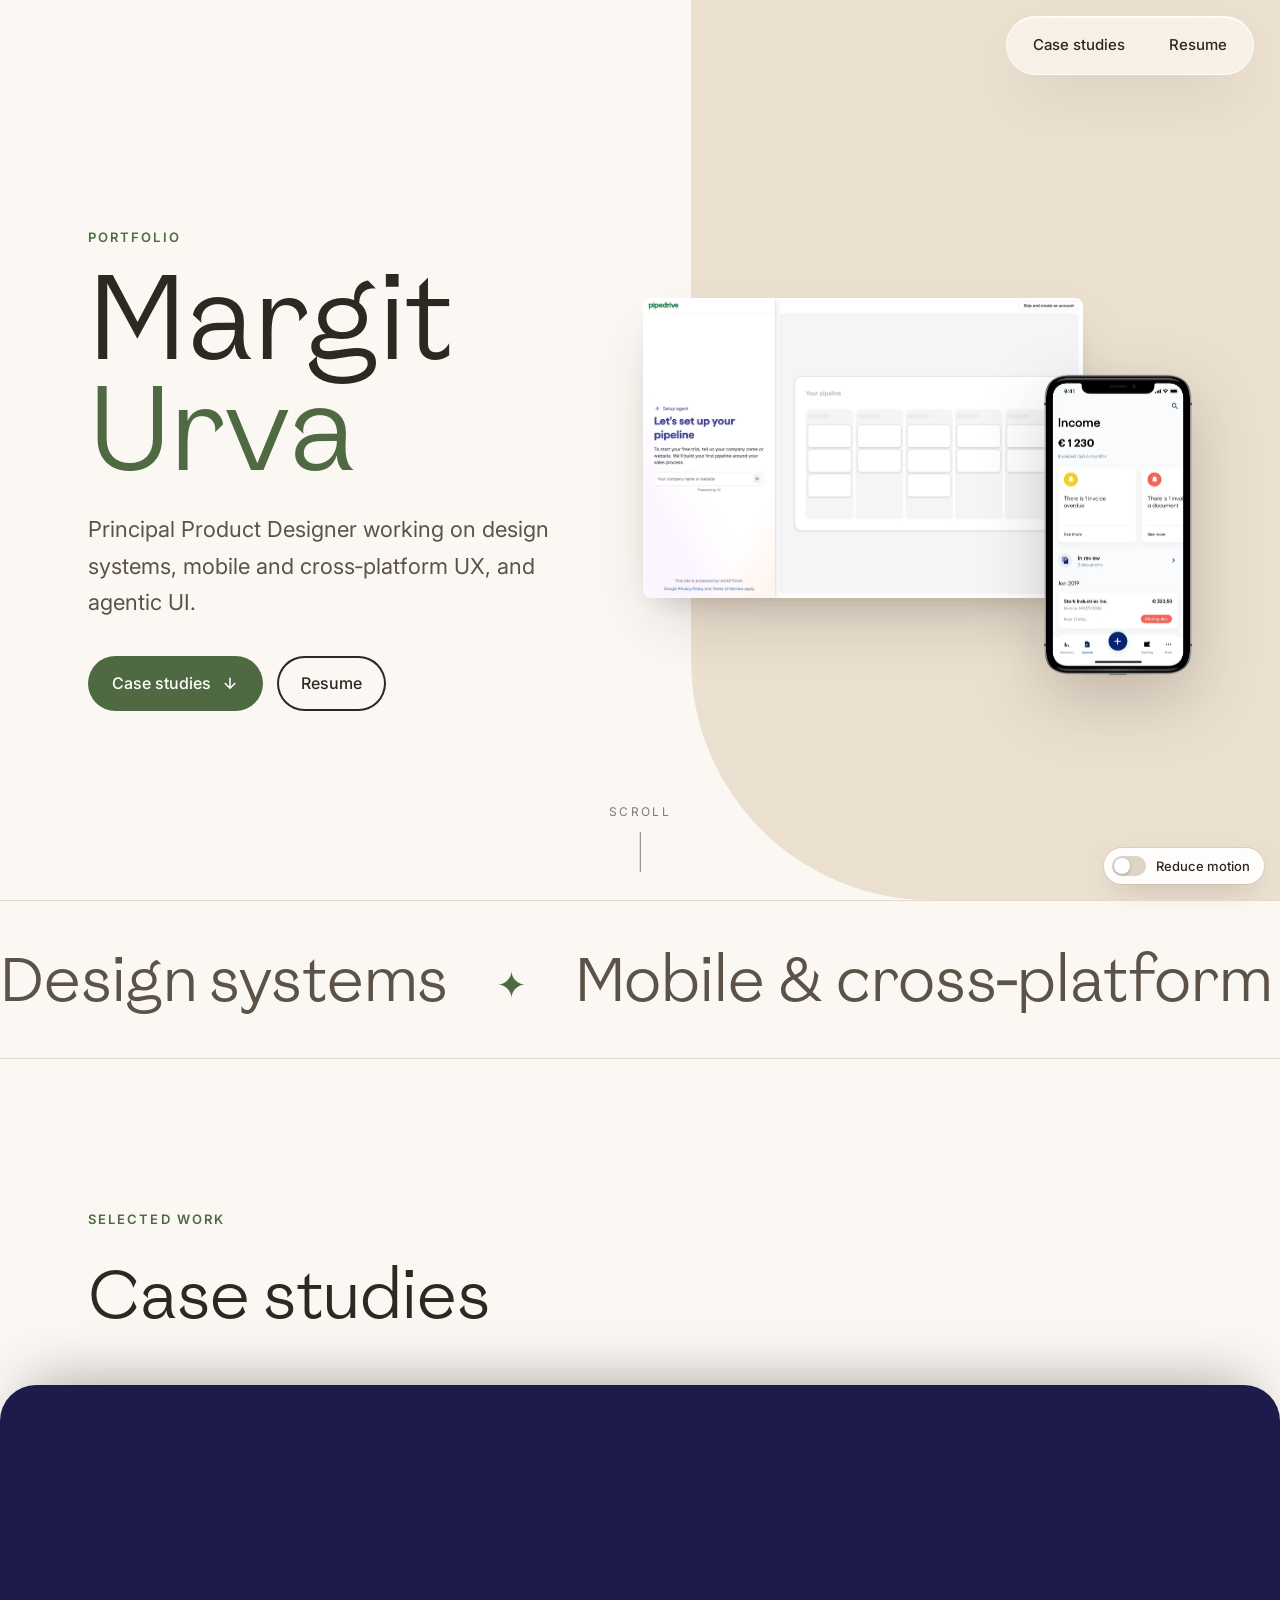
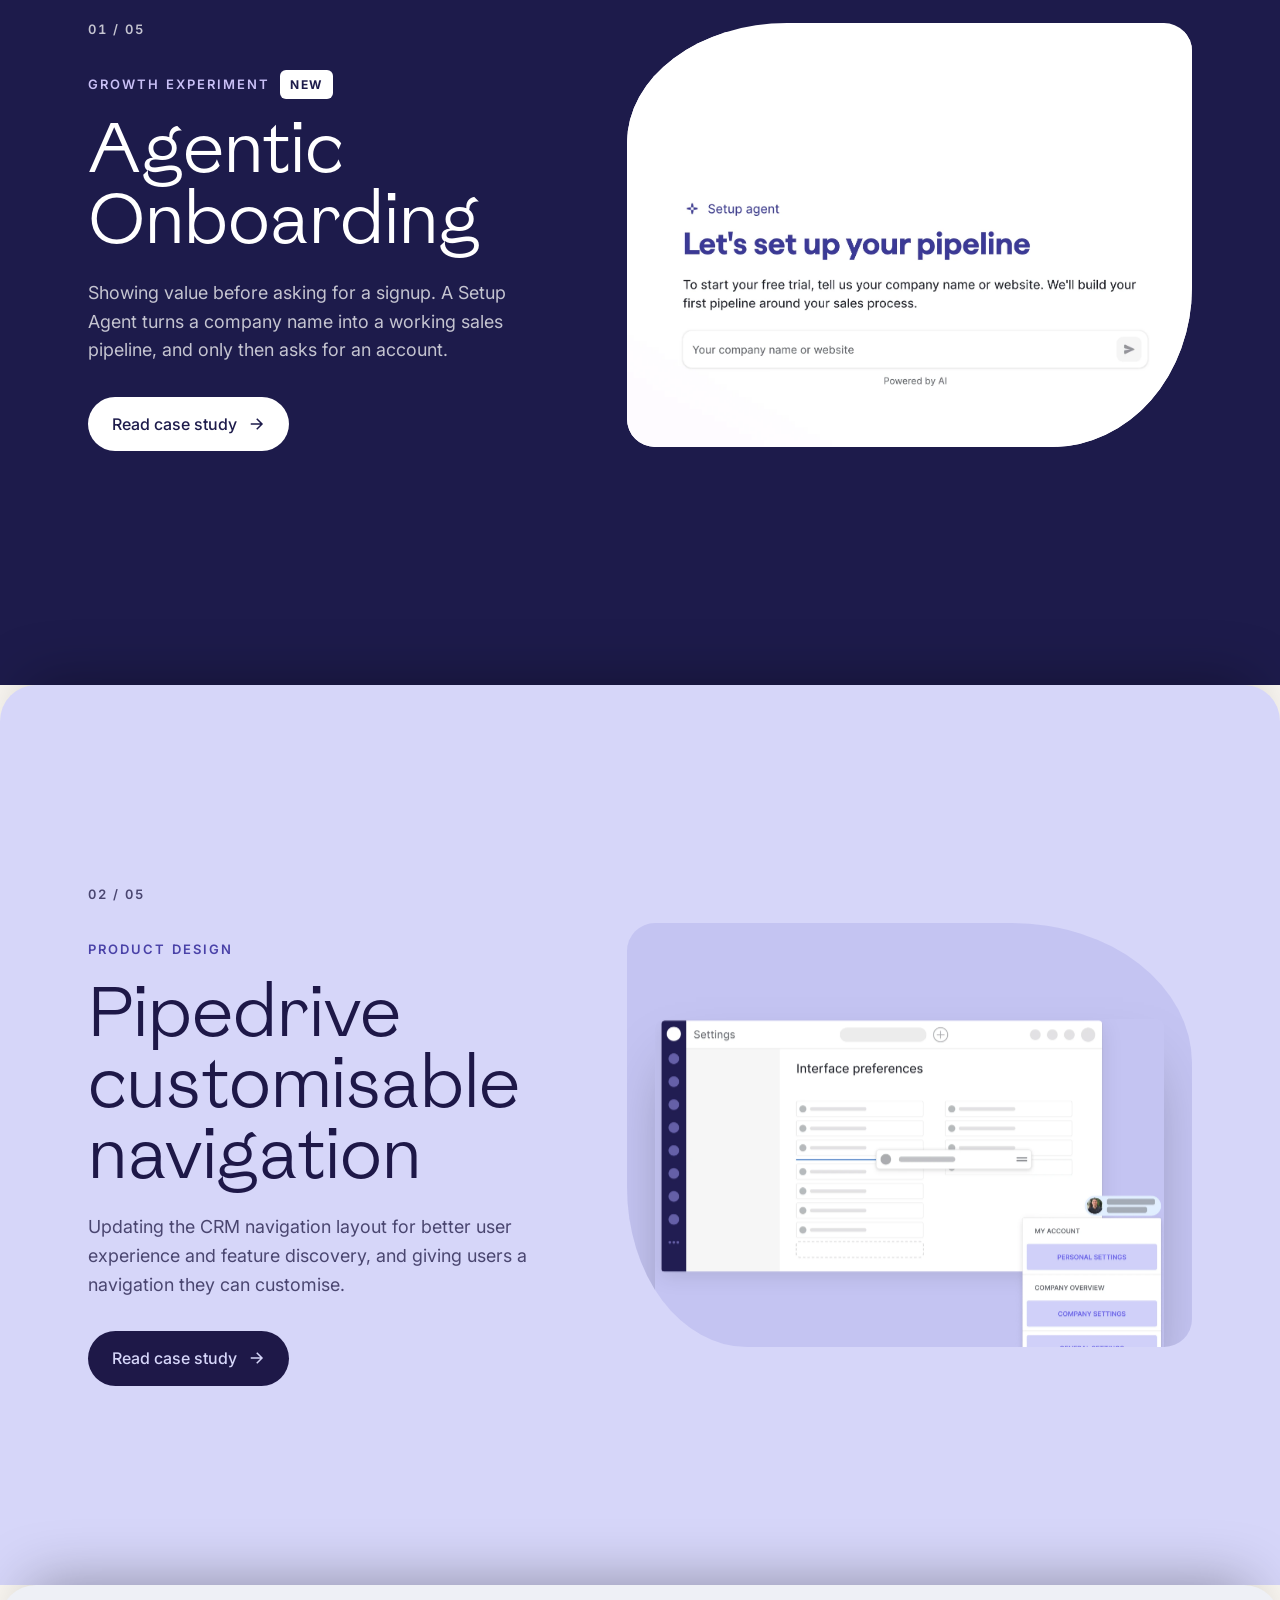
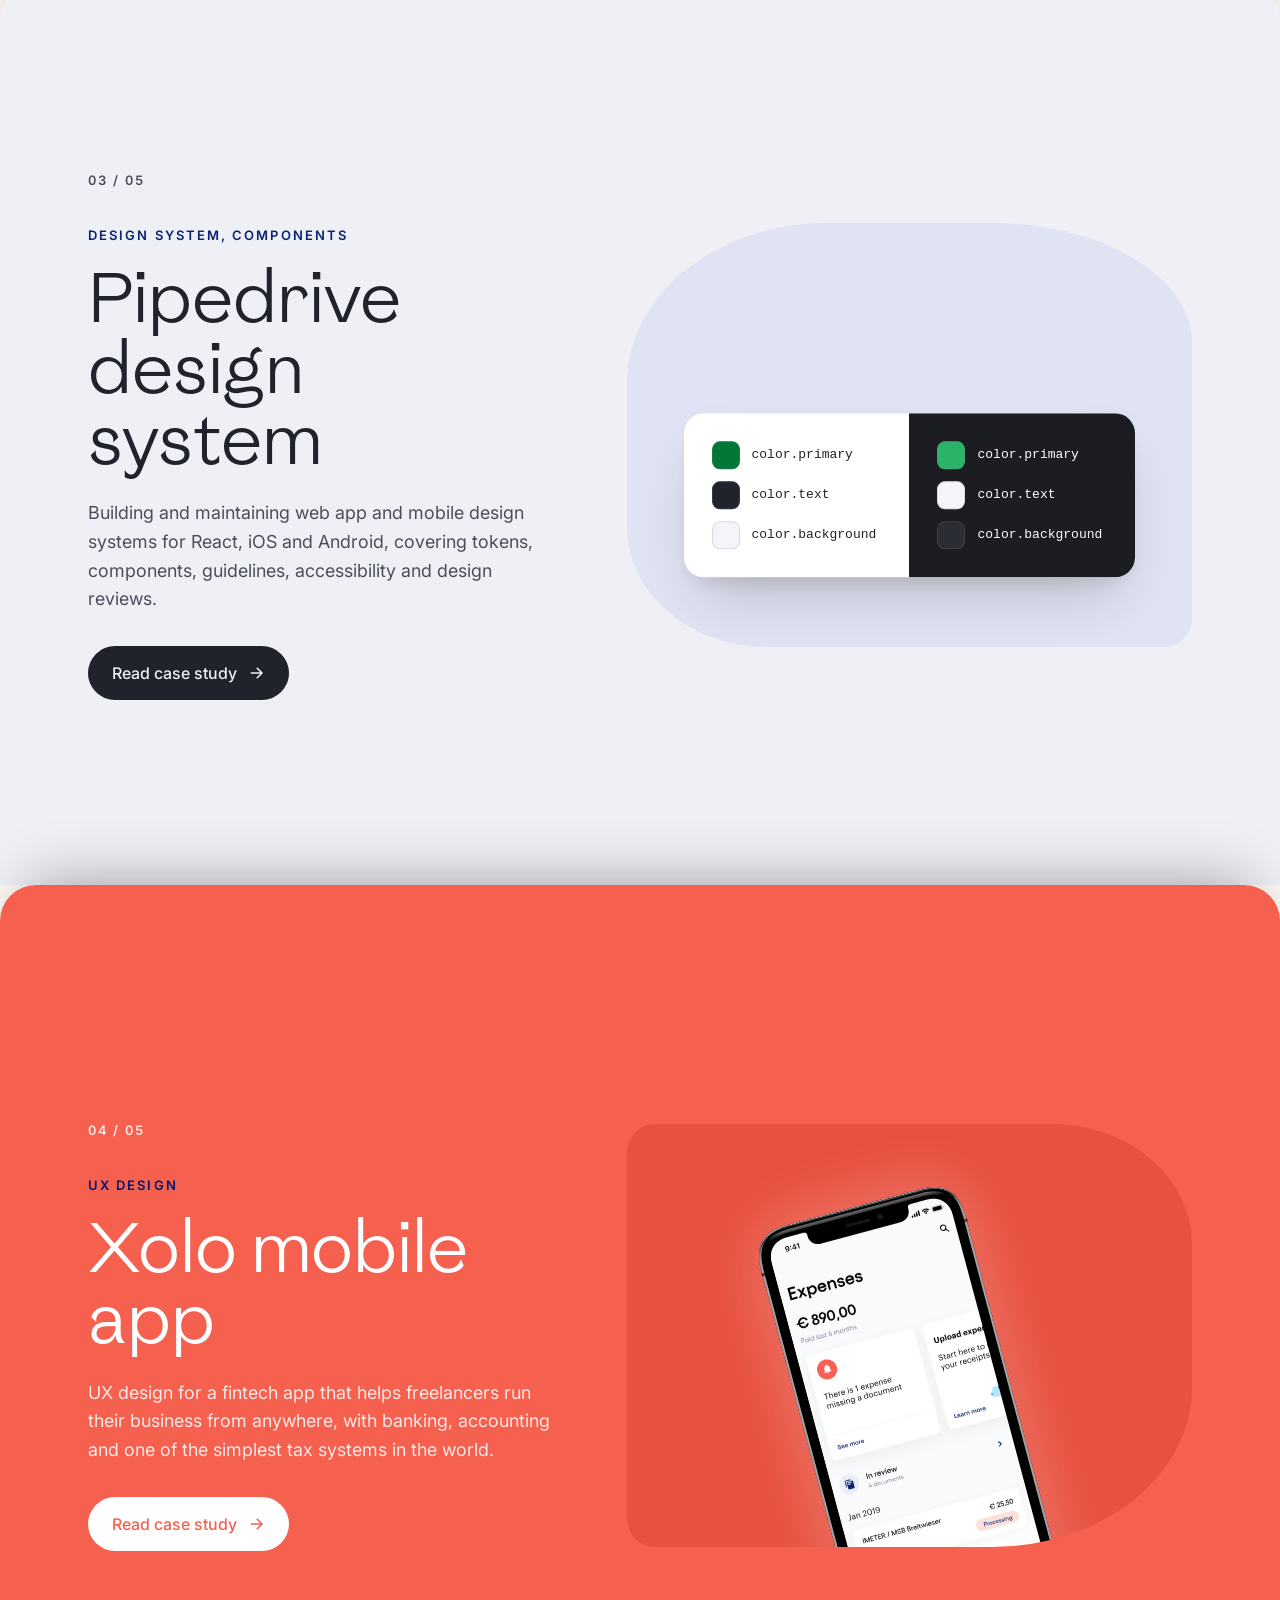
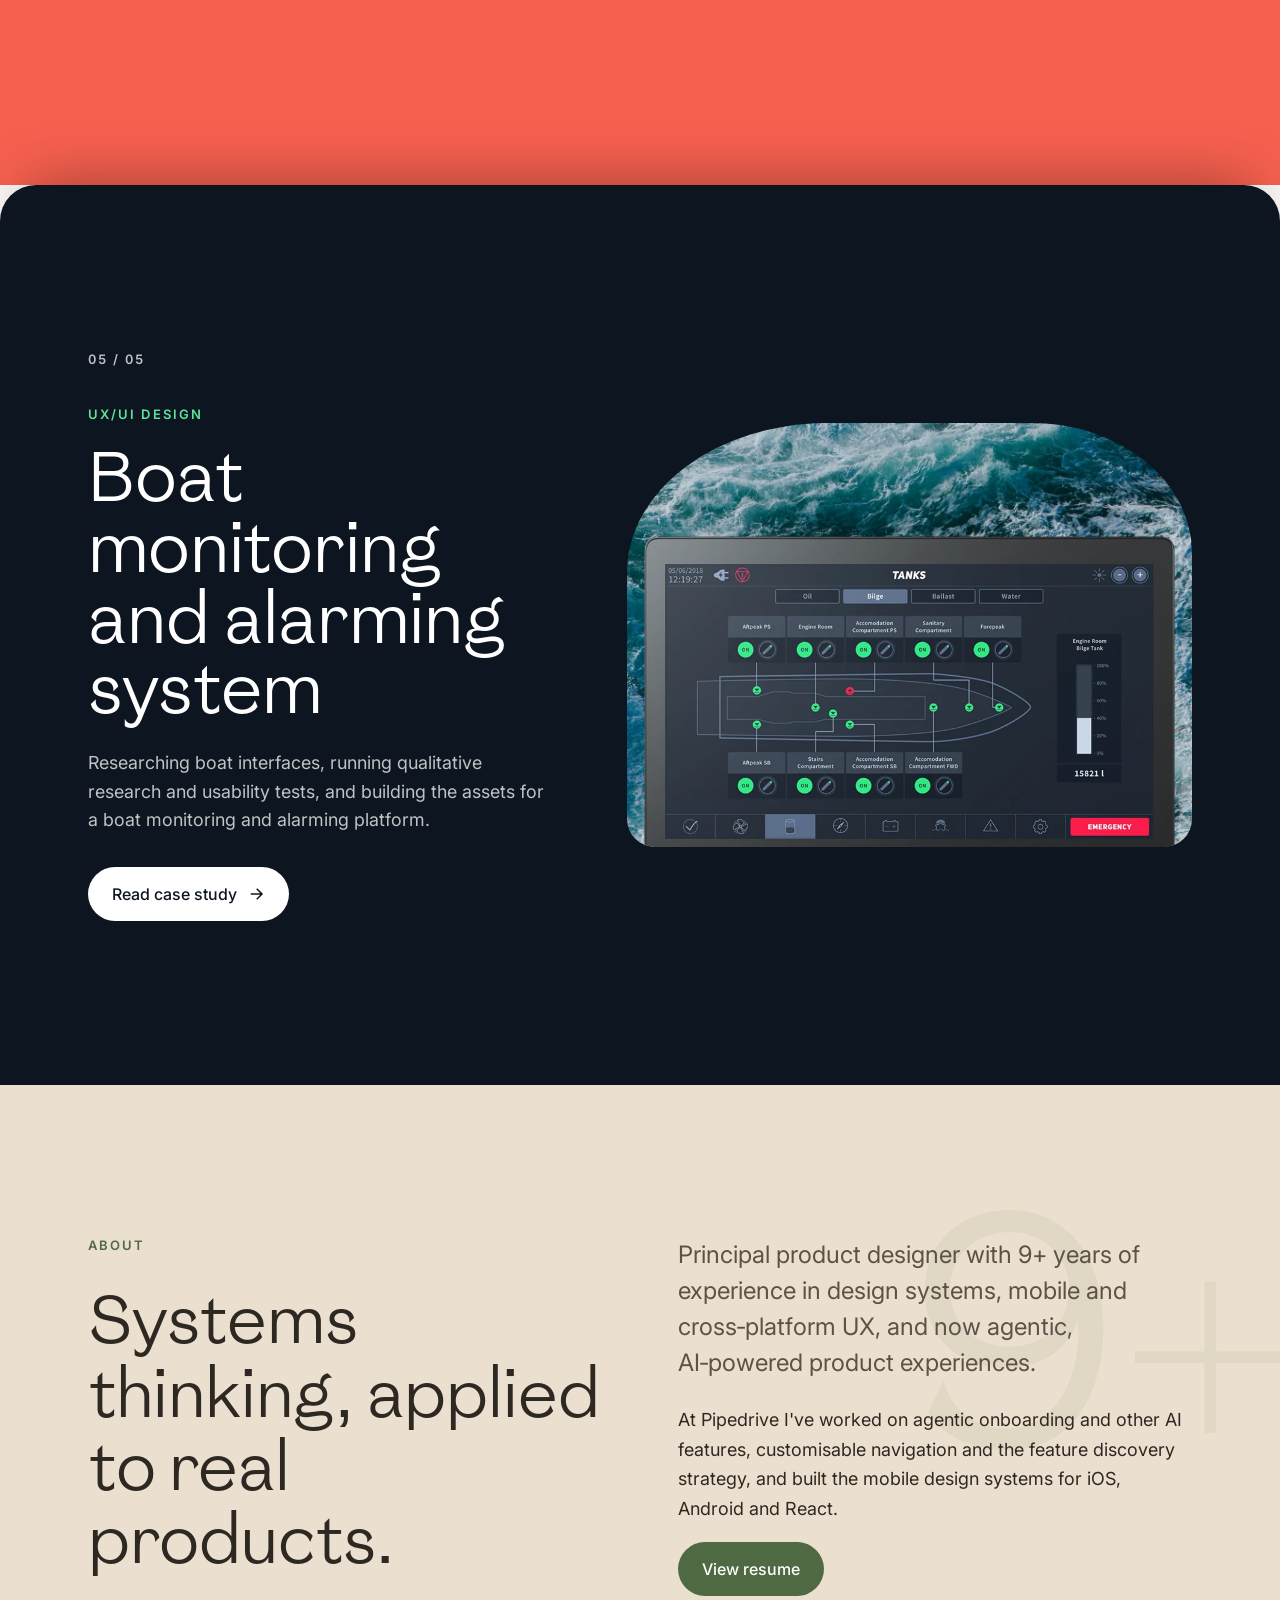
<file: index.html>
<!doctype html>
<html lang="en">
<head>
  <meta charset="utf-8">
  <meta name="viewport" content="width=device-width, initial-scale=1">
  <title>Margit Urva — Portfolio</title>
  <meta name="description" content="Margit Urva is a Principal Product Designer specialising in design systems, mobile and cross-platform UX.">
  <link rel="preconnect" href="https://fonts.googleapis.com">
  <link rel="preconnect" href="https://fonts.gstatic.com" crossorigin>
  <link href="https://fonts.googleapis.com/css2?family=Inter:wght@300;400;500;600;700&display=swap" rel="stylesheet">
  <link rel="stylesheet" href="assets/css/style.css?v=20261107a">
  <script>try{var m=localStorage.getItem("reduce-motion");if(m==="1"||(m===null&&matchMedia("(prefers-reduced-motion: reduce)").matches))document.documentElement.classList.add("reduce-motion")}catch(e){}</script>
</head>
<body class="theme-navigation">
  <a class="skip-link" href="#work">Skip to case studies</a>

  <header class="site-header">
    <div class="container">
      <nav class="nav" aria-label="Main">
        <a href="#work">Case studies</a>
        <a href="resume.html">Resume</a>
      </nav>
    </div>
  </header>

  <main>
    <!-- Hero -->
    <section class="home-hero">
      <div class="home-hero__panel" data-speed="0.08" aria-hidden="true"></div>

      <div class="container home-hero__inner">
        <div class="home-hero__text">
          <p class="eyebrow intro intro--eyebrow">Portfolio</p>
          <h1 class="intro-name" aria-label="Margit Urva"><span aria-hidden="true"><span class="ch" style="--i:0">M</span><span class="ch" style="--i:1">a</span><span class="ch" style="--i:2">r</span><span class="ch" style="--i:3">g</span><span class="ch" style="--i:4">i</span><span class="ch" style="--i:5">t</span><br><em><span class="ch" style="--i:6">U</span><span class="ch" style="--i:7">r</span><span class="ch kern-rv" style="--i:8">v</span><span class="ch" style="--i:9">a</span></em></span></h1>
          <p class="home-hero__role intro intro--role">Principal Product Designer working on design systems, mobile and cross‑platform UX, and agentic UI.</p>
          <div class="home-hero__cta intro intro--cta">
            <a class="btn" href="#work">Case studies
              <svg viewBox="0 0 24 24" fill="none" stroke="currentColor" stroke-width="2" aria-hidden="true"><path d="M12 5v14M5 12l7 7 7-7"/></svg>
            </a>
            <a class="btn btn--ghost" href="resume.html">Resume</a>
          </div>
        </div>

        <div class="home-hero__stage intro-stage" aria-hidden="true">
          <img class="stage-shot" src="assets/img/agentic/entry.jpg" alt="" style="width:80%;left:0;top:12%" data-speed="0.06">
          <img class="stage-phone" src="assets/img/xolo/phone-income.webp" alt="" style="width:27%;right:0;top:30%" data-speed="0.2">
        </div>
      </div>
      <div class="scroll-cue" aria-hidden="true">Scroll</div>
    </section>

    <div class="marquee" aria-hidden="true">
      <div class="marquee__track">
        <span>Design systems</span><span>Mobile &amp; cross‑platform</span><span>Information architecture</span><span>Onboarding</span><span>Usability research</span><span>Accessibility</span>
        <span>Design systems</span><span>Mobile &amp; cross‑platform</span><span>Information architecture</span><span>Onboarding</span><span>Usability research</span><span>Accessibility</span>
      </div>
    </div>

    <!-- Work -->
    <section class="cases" id="work" aria-label="Case studies">
      <div class="container cases__intro">
        <p class="eyebrow reveal">Selected work</p>
        <h2 class="reveal reveal-delay-1">Case studies</h2>
      </div>
      <div class="cases__stack">
          <a class="case-panel" href="work/agentic-onboarding.html" style="--p-bg:#1d1b4b;--p-ink:#ffffff;--p-muted:rgba(255,255,255,.74);--p-accent:#c9c0f6;--p-tile:#ffffff">
            <div class="container case-panel__inner">
              <div class="case-panel__text reveal">
                <span class="case-panel__index">01 / 05</span>
                <span class="eyebrow">Growth experiment</span><span class="badge">New</span>
                <h3>Agentic Onboarding</h3>
                <p>Showing value before asking for a signup. A Setup Agent turns a company name into a working sales pipeline, and only then asks for an account.</p>
                <span class="case-panel__cta">Read case study <svg viewBox="0 0 24 24" fill="none" stroke="currentColor" stroke-width="2" aria-hidden="true"><path d="M5 12h14M13 5l7 7-7 7"/></svg></span>
              </div>
              <div class="case-panel__media">
                
                <div class="case-panel__layer" data-speed="0.14">
                  <img src="assets/img/agentic/setup-agent-cover.webp" alt="Setup agent entry screen: Let's set up your pipeline" loading="lazy" class="case-panel__cover">
                </div>
              </div>
            </div>
          </a>
          <a class="case-panel" href="work/customisable-navigation.html" style="--p-bg:#d6d6f9;--p-ink:#1e1848;--p-muted:#4a4670;--p-accent:#4a42a8;--p-tile:#c4c4f2">
            <div class="container case-panel__inner">
              <div class="case-panel__text reveal">
                <span class="case-panel__index">02 / 05</span>
                <span class="eyebrow">Product design</span>
                <h3>Pipedrive customisable navigation</h3>
                <p>Updating the CRM navigation layout for better user experience and feature discovery, and giving users a navigation they can customise.</p>
                <span class="case-panel__cta">Read case study <svg viewBox="0 0 24 24" fill="none" stroke="currentColor" stroke-width="2" aria-hidden="true"><path d="M5 12h14M13 5l7 7-7 7"/></svg></span>
              </div>
              <div class="case-panel__media">
                
                <div class="case-panel__layer" data-speed="0.14">
                  <img src="assets/img/navigation/interface.webp" alt="Interface preferences page for customising the Pipedrive navigation" loading="lazy" class="case-panel__shot" style="max-width:90%">
                </div>
              </div>
            </div>
          </a>
          <a class="case-panel" href="work/design-system.html" style="--p-bg:#eef0f6;--p-ink:#21232c;--p-muted:#4b4d5c;--p-accent:#082471;--p-tile:#dfe3f3">
            <div class="container case-panel__inner">
              <div class="case-panel__text reveal">
                <span class="case-panel__index">03 / 05</span>
                <span class="eyebrow">Design system, components</span>
                <h3>Pipedrive design system</h3>
                <p>Building and maintaining web app and mobile design systems for React, iOS and Android, covering tokens, components, guidelines, accessibility and design reviews.</p>
                <span class="case-panel__cta">Read case study <svg viewBox="0 0 24 24" fill="none" stroke="currentColor" stroke-width="2" aria-hidden="true"><path d="M5 12h14M13 5l7 7-7 7"/></svg></span>
              </div>
              <div class="case-panel__media">
                
                <div class="case-panel__layer" data-speed="0.14">
                  <div class="theme-split" style="width:80%">
                  <div class="light">
                    <div class="tok"><i style="background:#017737"></i>color.primary</div>
                    <div class="tok"><i style="background:#21232c"></i>color.text</div>
                    <div class="tok"><i style="background:#f4f5f8"></i>color.background</div>
                  </div>
                  <div class="dark">
                    <div class="tok"><i style="background:#2bb36a"></i>color.primary</div>
                    <div class="tok"><i style="background:#f4f5f8"></i>color.text</div>
                    <div class="tok"><i style="background:#2a2d34"></i>color.background</div>
                  </div>
                </div>
                </div>
              </div>
            </div>
          </a>
          <a class="case-panel" href="work/xolo.html" style="--p-bg:#f6604f;--p-ink:#ffffff;--p-muted:rgba(255,255,255,.86);--p-accent:#001870;--p-tile:#e8503f">
            <div class="container case-panel__inner">
              <div class="case-panel__text reveal">
                <span class="case-panel__index">04 / 05</span>
                <span class="eyebrow">UX design</span>
                <h3>Xolo mobile app</h3>
                <p>UX design for a fintech app that helps freelancers run their business from anywhere, with banking, accounting and one of the simplest tax systems in the world.</p>
                <span class="case-panel__cta">Read case study <svg viewBox="0 0 24 24" fill="none" stroke="currentColor" stroke-width="2" aria-hidden="true"><path d="M5 12h14M13 5l7 7-7 7"/></svg></span>
              </div>
              <div class="case-panel__media">
                
                <div class="case-panel__layer" data-speed="0.14">
                  <img src="assets/img/xolo/phone-expenses.svg" alt="Xolo app Expenses screen on an iPhone" loading="lazy" class="case-panel__shot case-panel__shot--plain" style="max-width:80%">
                </div>
              </div>
            </div>
          </a>
          <a class="case-panel" href="work/boat-monitoring.html" style="--p-bg:#0d1620;--p-ink:#ffffff;--p-muted:rgba(255,255,255,.74);--p-accent:#5fe39a;--p-tile:#0d1620">
            <div class="container case-panel__inner">
              <div class="case-panel__text reveal">
                <span class="case-panel__index">05 / 05</span>
                <span class="eyebrow">UX/UI design</span>
                <h3>Boat monitoring and alarming system</h3>
                <p>Researching boat interfaces, running qualitative research and usability tests, and building the assets for a boat monitoring and alarming platform.</p>
                <span class="case-panel__cta">Read case study <svg viewBox="0 0 24 24" fill="none" stroke="currentColor" stroke-width="2" aria-hidden="true"><path d="M5 12h14M13 5l7 7-7 7"/></svg></span>
              </div>
              <div class="case-panel__media">
                <img class="case-panel__bg" src="assets/img/boat/sea.webp" alt="" loading="lazy">
                <div class="case-panel__layer" style="inset:0; place-items:end center">
                  <img src="assets/img/boat/tanks.webp" alt="Boat monitoring Tanks view on a console display" loading="lazy" class="case-panel__shot case-panel__shot--plain" style="max-width:94%">
                </div>
              </div>
            </div>
          </a>
      </div>
    </section>

    <!-- About -->
    <section class="chapter chapter--accent">
      <span class="ghost" data-speed="-0.2" aria-hidden="true">9+</span>
      <div class="container split">
        <div class="reveal">
          <p class="eyebrow">About</p>
          <h2>Systems thinking, applied to real products.</h2>
        </div>
        <div class="reveal reveal-delay-1">
          <p class="lead">Principal product designer with 9+ years of experience in design systems, mobile and cross‑platform UX, and now agentic, AI‑powered product experiences.</p>
          <p>At Pipedrive I've worked on agentic onboarding and other AI features, customisable navigation and the feature discovery strategy, and built the mobile design systems for iOS, Android and React.</p>
          <a class="btn" href="resume.html">View resume</a>
        </div>
      </div>
    </section>
  </main>


  <script src="assets/js/main.js?v=20261107a"></script>
</body>
</html>
</file>
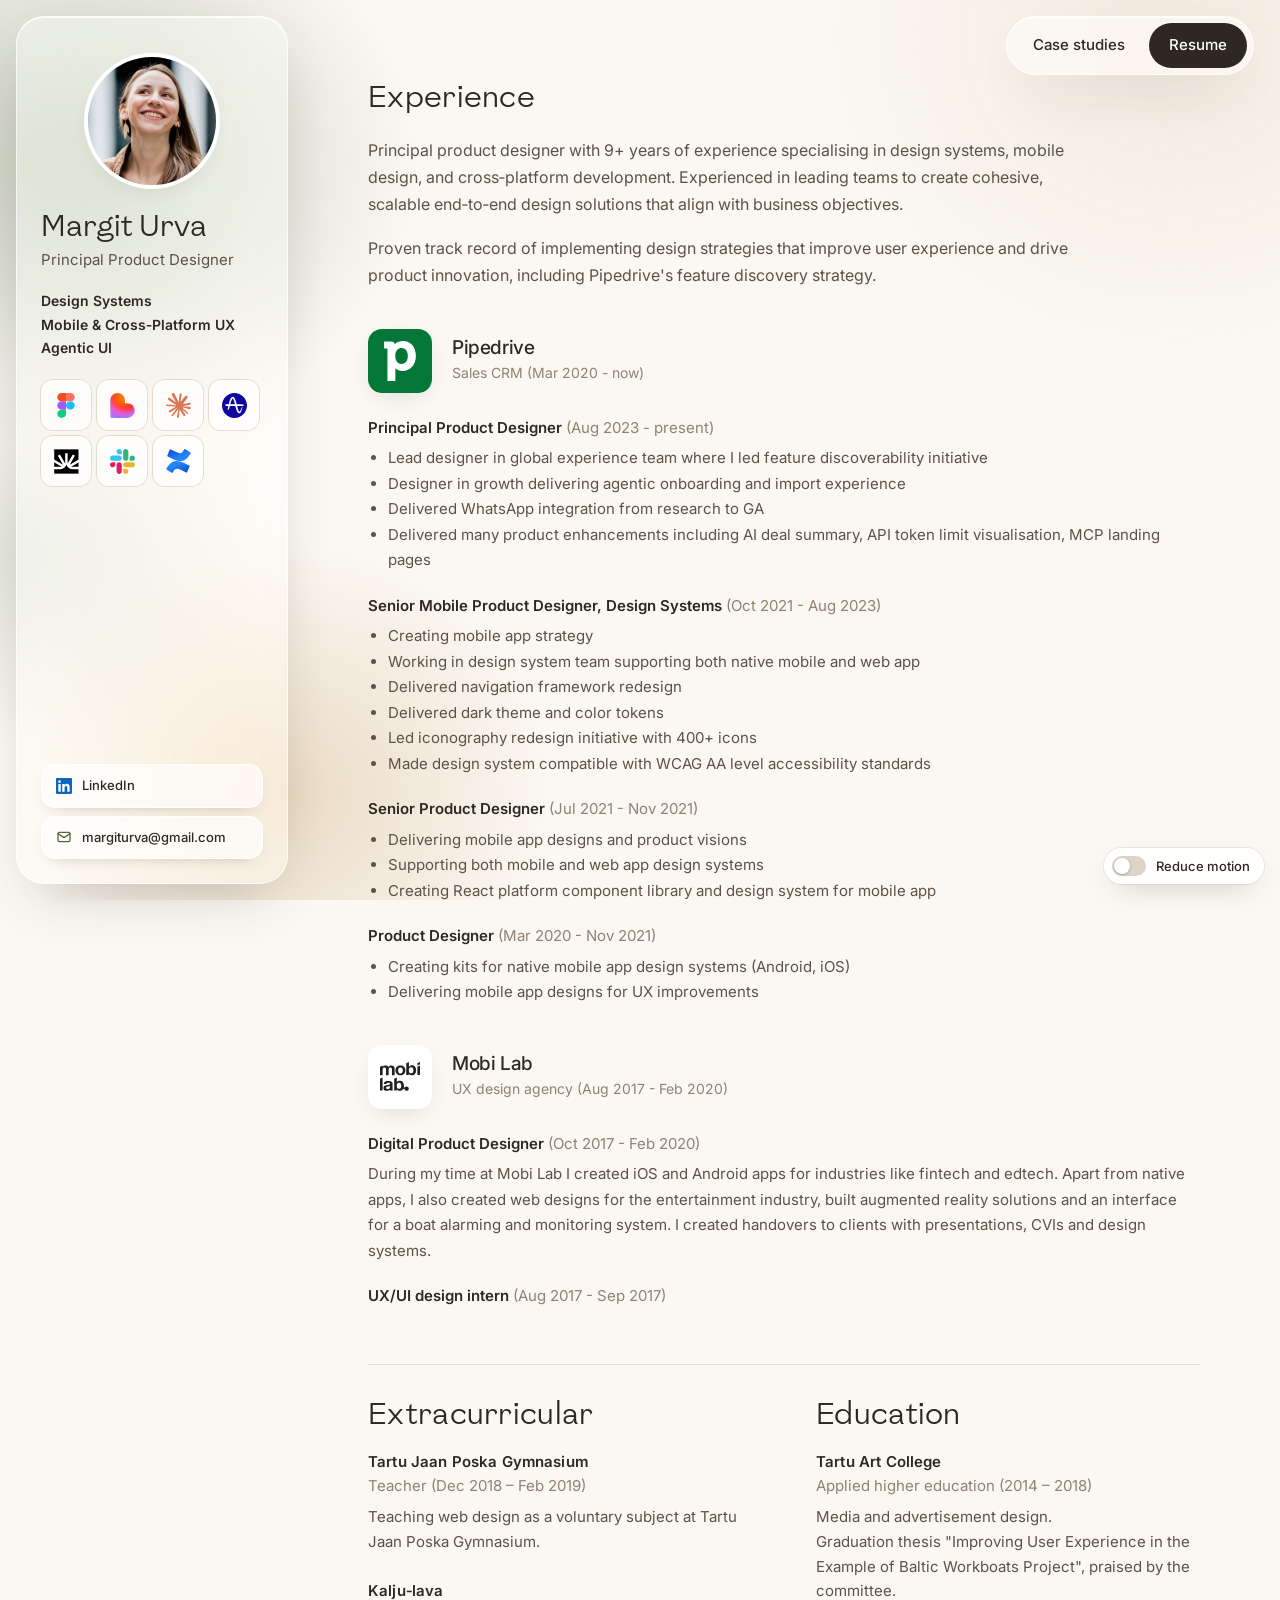
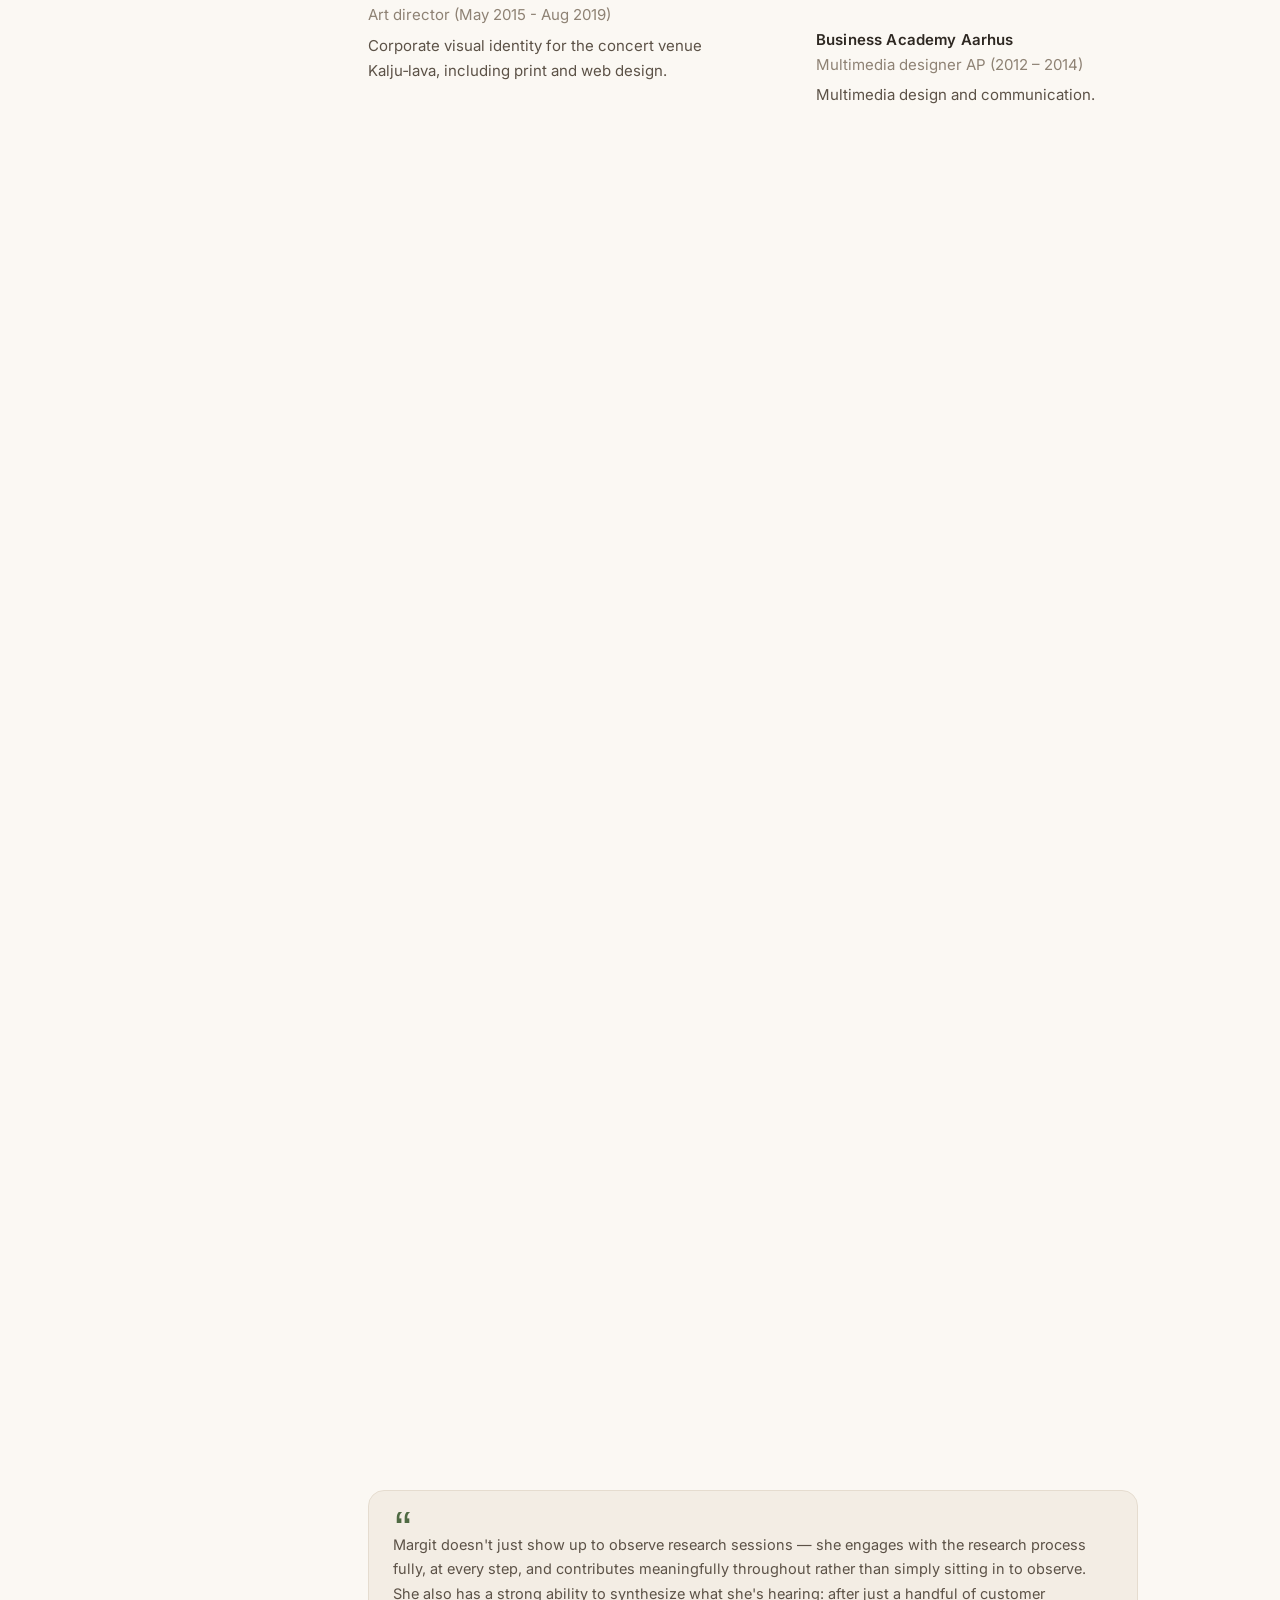
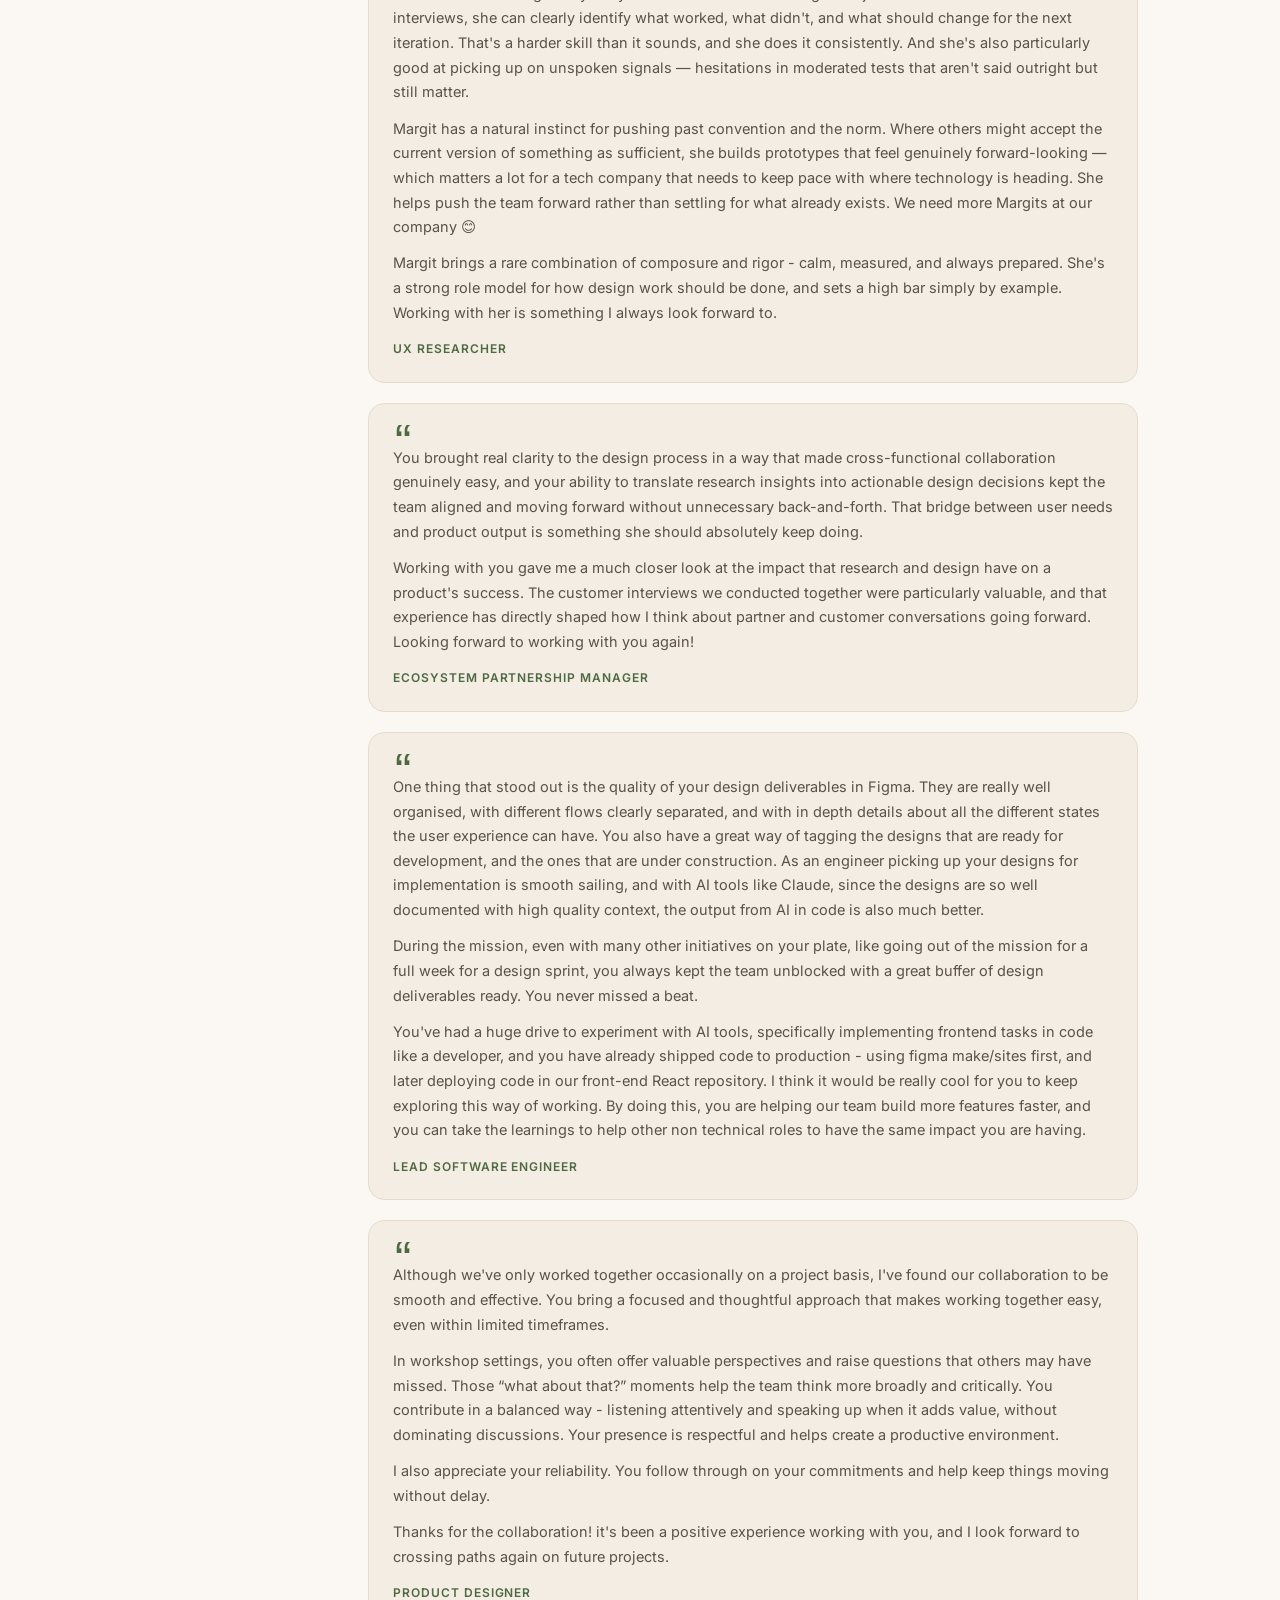
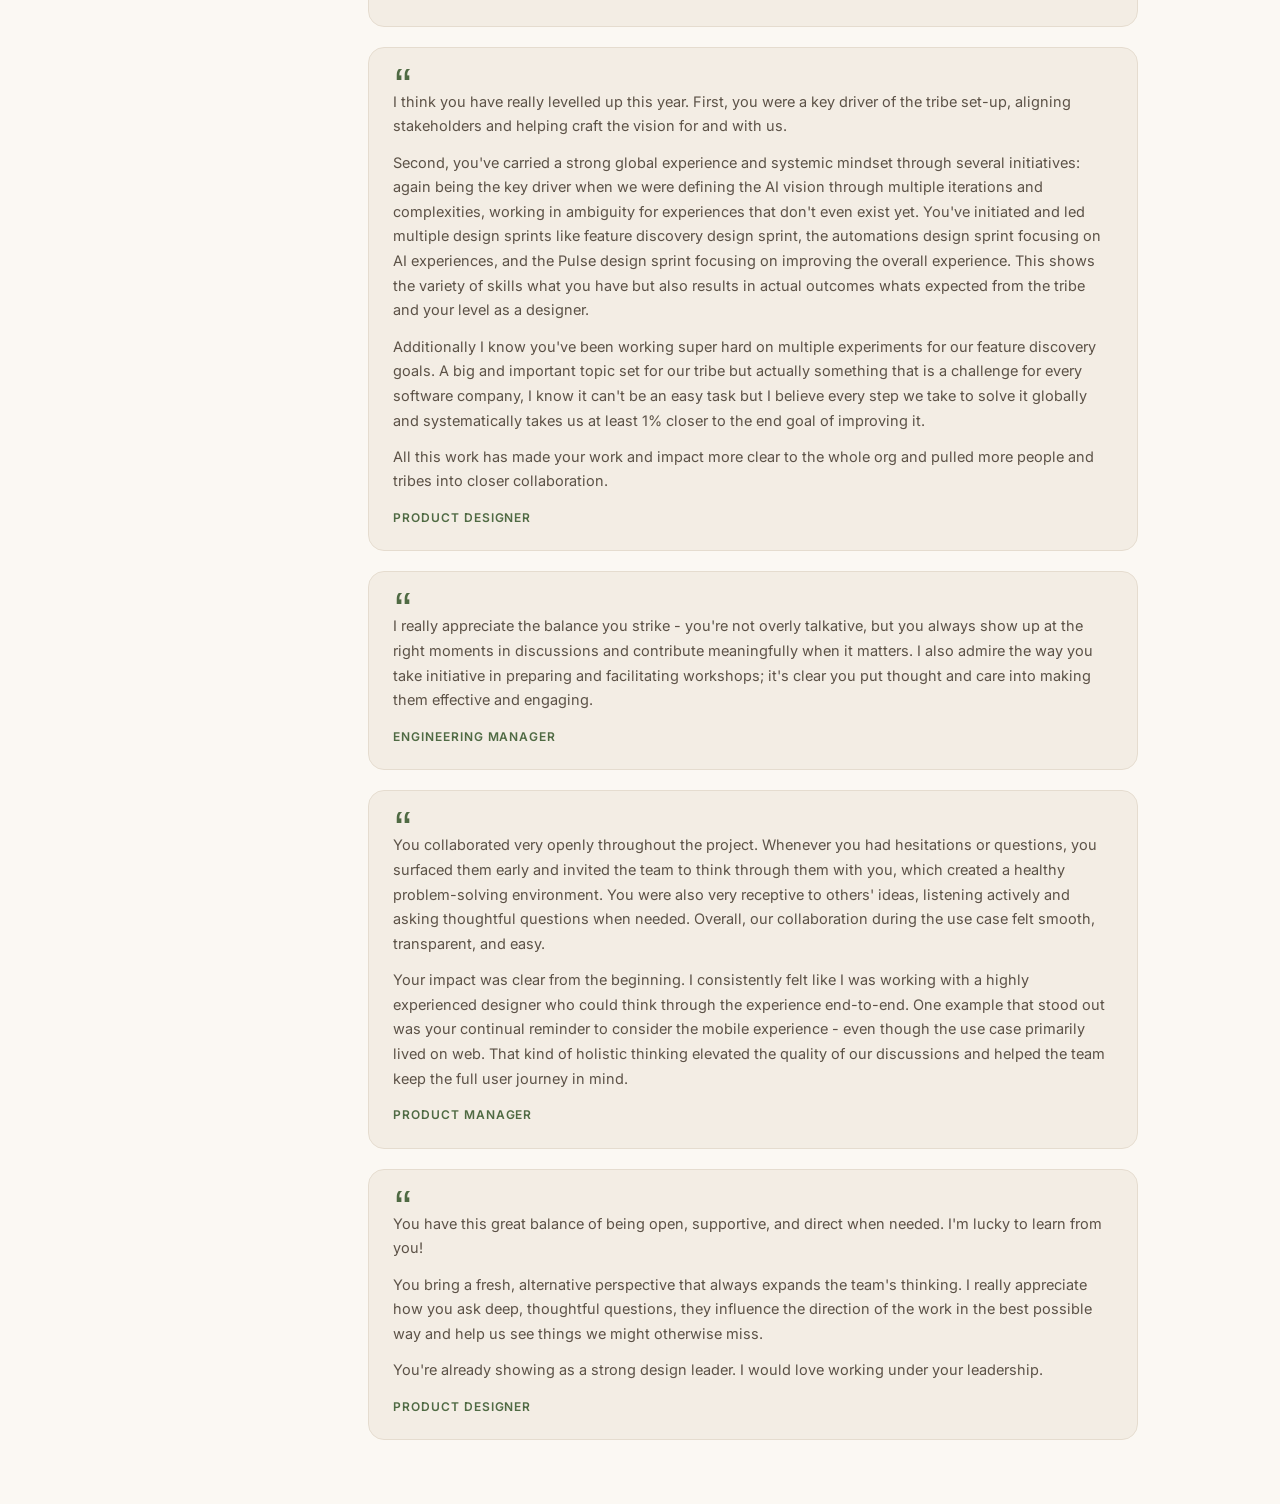
<file: resume.html>
<!doctype html>
<html lang="en">
<head>
  <meta charset="utf-8">
  <meta name="viewport" content="width=device-width, initial-scale=1">
  <title>Resume — Margit Urva</title>
  <meta name="description" content="Resume of Margit Urva, Principal Product Designer.">
  <link rel="preconnect" href="https://fonts.googleapis.com">
  <link rel="preconnect" href="https://fonts.gstatic.com" crossorigin>
  <link href="https://fonts.googleapis.com/css2?family=Inter:wght@300;400;500;600;700&display=swap" rel="stylesheet">
  <link rel="stylesheet" href="assets/css/style.css?v=20261107a">
  <script>try{var m=localStorage.getItem("reduce-motion");if(m==="1"||(m===null&&matchMedia("(prefers-reduced-motion: reduce)").matches))document.documentElement.classList.add("reduce-motion")}catch(e){}</script>
</head>
<body class="theme-navigation">
  <header class="site-header">
    <div class="container">
      <nav class="nav" aria-label="Main">
        <a href="./#work">Case studies</a>
        <a href="resume.html" aria-current="page">Resume</a>
      </nav>
    </div>
  </header>

  <main class="resume">
    <aside class="resume__side">
      <img class="resume__photo" src="assets/img/common/portrait.jpg" alt="Portrait of Margit Urva">
      <div class="resume__side-body">
        <h1>Margit Ur<span class="kern-rv">va</span></h1>
        <p class="role">Principal Product Designer</p>
        <p class="focus">Design Systems<br>Mobile &amp; Cross‑Platform UX<br>Agentic UI</p>
        <ul class="resume__tools" aria-label="Tools">
          <li data-tip="Figma" tabindex="0"><img src="assets/img/tools/figma.svg" alt="Figma"></li>
          <li data-tip="Lovable" tabindex="0"><img src="assets/img/tools/lovable.svg" alt="Lovable"></li>
          <li data-tip="Claude" tabindex="0"><img src="assets/img/tools/claude.svg" alt="Claude"></li>
          <li data-tip="Amplitude" tabindex="0"><img src="assets/img/tools/amplitude.svg" alt="Amplitude"></li>
          <li data-tip="Fullstory" tabindex="0"><img src="assets/img/tools/fullstory.svg" alt="Fullstory"></li>
          <li data-tip="Slack" tabindex="0"><img src="assets/img/tools/slack.svg" alt="Slack"></li>
          <li data-tip="Confluence" tabindex="0"><img src="assets/img/tools/confluence.svg" alt="Confluence"></li>
        </ul>
        <div class="resume__links">
          <a class="glass-btn" href="https://www.linkedin.com/in/margit-urva-27451765">
            <svg viewBox="0 0 24 24" fill="#0A66C2" style="color:#0A66C2" aria-hidden="true"><path d="M20.447 20.452h-3.554v-5.569c0-1.328-.027-3.037-1.852-3.037-1.853 0-2.136 1.445-2.136 2.939v5.667H9.351V9h3.414v1.561h.046c.477-.9 1.637-1.85 3.37-1.85 3.601 0 4.267 2.37 4.267 5.455v6.286zM5.337 7.433c-1.144 0-2.063-.926-2.063-2.065 0-1.138.92-2.063 2.063-2.063 1.14 0 2.064.925 2.064 2.063 0 1.139-.925 2.065-2.064 2.065zm1.782 13.019H3.555V9h3.564v11.452zM22.225 0H1.771C.792 0 0 .774 0 1.729v20.542C0 23.227.792 24 1.771 24h20.451C23.2 24 24 23.227 24 22.271V1.729C24 .774 23.2 0 22.222 0h.003z"/></svg>
            LinkedIn
          </a>
          <a class="glass-btn" href="mailto:margiturva@gmail.com">
            <svg viewBox="0 0 24 24" fill="none" stroke="currentColor" stroke-width="2" stroke-linecap="round" stroke-linejoin="round" aria-hidden="true"><rect x="3" y="5" width="18" height="14" rx="2"/><path d="M3 7l9 6 9-6"/></svg>
            margiturva@gmail.com
          </a>
        </div>
      </div>
    </aside>

    <div class="resume__main">
      <section>
        <h2 data-enter style="--i:0">Experience</h2>
        <div class="resume__intro" data-enter style="--i:1">
          <p>Principal product designer with 9+ years of experience specialising in design systems, mobile design, and cross‑platform development. Experienced in leading teams to create cohesive, scalable end‑to‑end design solutions that align with business objectives.</p>
          <p>Proven track record of implementing design strategies that improve user experience and drive product innovation, including Pipedrive's feature discovery strategy.</p>
        </div>

        <article class="job" data-enter style="--i:2">
          <div class="job__head">
            <img src="assets/img/common/logo-pipedrive.svg" alt="">
            <div>
              <h3>Pipedrive</h3>
              <p>Sales CRM (Mar 2020 - now)</p>
            </div>
          </div>
          <div class="job__role">
            <h4><strong>Principal Product Designer</strong> <span class="job__dates">(Aug 2023 - present)</span></h4>
            <ul>
              <li>Lead designer in global experience team where I led feature discoverability initiative</li>
              <li>Designer in growth delivering agentic onboarding and import experience</li>
              <li>Delivered WhatsApp integration from research to GA</li>
              <li>Delivered many product enhancements including AI deal summary, API token limit visualisation, MCP landing pages</li>
            </ul>
          </div>
          <div class="job__role">
            <h4><strong>Senior Mobile Product Designer, Design Systems</strong> <span class="job__dates">(Oct 2021 - Aug 2023)</span></h4>
            <ul>
              <li>Creating mobile app strategy</li>
              <li>Working in design system team supporting both native mobile and web app</li>
              <li>Delivered navigation framework redesign</li>
              <li>Delivered dark theme and color tokens</li>
              <li>Led iconography redesign initiative with 400+ icons</li>
              <li>Made design system compatible with WCAG AA level accessibility standards</li>
            </ul>
          </div>
          <div class="job__role">
            <h4><strong>Senior Product Designer</strong> <span class="job__dates">(Jul 2021 - Nov 2021)</span></h4>
            <ul>
              <li>Delivering mobile app designs and product visions</li>
              <li>Supporting both mobile and web app design systems</li>
              <li>Creating React platform component library and design system for mobile app</li>
            </ul>
          </div>
          <div class="job__role">
            <h4><strong>Product Designer</strong> <span class="job__dates">(Mar 2020 - Nov 2021)</span></h4>
            <ul>
              <li>Creating kits for native mobile app design systems (Android, iOS)</li>
              <li>Delivering mobile app designs for UX improvements</li>
            </ul>
          </div>
        </article>

        <article class="job" data-enter style="--i:3">
          <div class="job__head">
            <img src="assets/img/common/logo-mobilab.svg" alt="">
            <div>
              <h3>Mobi Lab</h3>
              <p>UX design agency (Aug 2017 - Feb 2020)</p>
            </div>
          </div>
          <div class="job__role">
            <h4><strong>Digital Product Designer</strong> <span class="job__dates">(Oct 2017 - Feb 2020)</span></h4>
            <p>During my time at Mobi Lab I created iOS and Android apps for industries like fintech and edtech. Apart from native apps, I also created web designs for the entertainment industry, built augmented reality solutions and an interface for a boat alarming and monitoring system. I created handovers to clients with presentations, CVIs and design systems.</p>
          </div>
          <div class="job__role">
            <h4><strong>UX/UI design intern</strong> <span class="job__dates">(Aug 2017 - Sep 2017)</span></h4>
          </div>
        </article>
      </section>

      <section class="resume__more">
        <div class="resume__section" data-enter style="--i:4">
          <h2>Extracurricular</h2>
          <div class="entry">
            <h3>Tartu Jaan Poska Gymnasium</h3>
            <p class="when">Teacher (Dec 2018 – Feb 2019)</p>
            <p>Teaching web design as a voluntary subject at Tartu Jaan Poska Gymnasium.</p>
          </div>
          <div class="entry">
            <h3>Kalju‑lava</h3>
            <p class="when">Art director (May 2015 - Aug 2019)</p>
            <p>Corporate visual identity for the concert venue Kalju‑lava, including print and web design.</p>
          </div>
        </div>

        <div class="resume__section" data-enter style="--i:5">
          <h2>Education</h2>
          <div class="entry">
            <h3>Tartu Art College</h3>
            <p class="when">Applied higher education (2014 – 2018)</p>
            <p>Media and advertisement design.<br>Graduation thesis "Improving User Experience in the Example of Baltic Workboats Project", praised by the committee.</p>
          </div>
          <div class="entry">
            <h3>Business Academy Aarhus</h3>
            <p class="when">Multimedia designer AP (2012 – 2014)</p>
            <p>Multimedia design and communication.</p>
          </div>
        </div>

      </section>

      <section class="resume__testimonials" data-enter style="--i:6">
        <h2>Testimonials</h2>
        <p class="resume__testimonials-note">From peer and manager feedback.</p>
        <div class="testimonials">
          <blockquote class="testimonial"><p>First, as her teammate and now her manager for over a year, I have literally never seen Margit overwhelmed or heard her complain about the workload, although she's constantly involved in multiple projects across Mobile and Web app. Nor have I ever heard anyone else complain, as a matter of fact, 100% of the feedback from 2022 has been the polar opposite. Margit just delivers, always!</p><footer class="testimonial__role">Design systems manager</footer></blockquote>
          <blockquote class="testimonial"><p>You were the core designer for the project. Not gonna lie, kinda hard to put it into words, it's like, without you, there wouldn't have been the project. Sure, others could fill in, but I believe having ability to work with you in the same room unlocked our velocity.</p><footer class="testimonial__role">Senior Software Engineer</footer></blockquote>
          <blockquote class="testimonial"><p>Proposing data-driven counterarguments to top-down micromanagement, please continue, it's amazing. Info you had from user reviews creating some basis for why we are building such an experiment also helped a lot.</p><p>You are an amazing discussion partner and always happy to go into details. We've gotten a lot of feedback in how cool the new experiment looks, and this is all thanks to you. You put a beautiful face to the functionality that we are able to proudly ship. And again, it is so easy to come to you with ideas (of various quality) and you are able to sort out higher quality ideas from optional ones.</p><footer class="testimonial__role">Software Engineer</footer></blockquote>
          <blockquote class="testimonial"><p>I think you've been on top of all the tasks and able to deliver on your promises. You keep up the positive team spirit which I find very important. You are always super approachable and fast to reply whenever needed. Whenever thinking through flow you are able to reason the proposed solution.</p><footer class="testimonial__role">Senior Software Engineer</footer></blockquote>
          <blockquote class="testimonial"><p>There's never been a doubt that you produce high quality work, but this time officially working with you for the first time, I'm quite happy how you approached progress over perfection with the UX and UI of the Agentic Onboarding experience. You've been resilient with the process despite many opinions. I think it hasn't been easy and the fact that we've finally landed on something solid is because you've been able to navigate many senior stakeholders' expectations and pushing through, while communicating with grace! Thank you!</p><footer class="testimonial__role">Principal Product Manager</footer></blockquote>
          <blockquote class="testimonial"><p>Margit doesn't just show up to observe research sessions — she engages with the research process fully, at every step, and contributes meaningfully throughout rather than simply sitting in to observe. She also has a strong ability to synthesize what she's hearing: after just a handful of customer interviews, she can clearly identify what worked, what didn't, and what should change for the next iteration. That's a harder skill than it sounds, and she does it consistently. And she's also particularly good at picking up on unspoken signals — hesitations in moderated tests that aren't said outright but still matter.</p><p>Margit has a natural instinct for pushing past convention and the norm. Where others might accept the current version of something as sufficient, she builds prototypes that feel genuinely forward-looking — which matters a lot for a tech company that needs to keep pace with where technology is heading. She helps push the team forward rather than settling for what already exists. We need more Margits at our company 😊</p><p>Margit brings a rare combination of composure and rigor - calm, measured, and always prepared. She's a strong role model for how design work should be done, and sets a high bar simply by example. Working with her is something I always look forward to.</p><footer class="testimonial__role">UX Researcher</footer></blockquote>
          <blockquote class="testimonial"><p>You brought real clarity to the design process in a way that made cross-functional collaboration genuinely easy, and your ability to translate research insights into actionable design decisions kept the team aligned and moving forward without unnecessary back-and-forth. That bridge between user needs and product output is something she should absolutely keep doing.</p><p>Working with you gave me a much closer look at the impact that research and design have on a product's success. The customer interviews we conducted together were particularly valuable, and that experience has directly shaped how I think about partner and customer conversations going forward. Looking forward to working with you again!</p><footer class="testimonial__role">Ecosystem Partnership Manager</footer></blockquote>
          <blockquote class="testimonial"><p>One thing that stood out is the quality of your design deliverables in Figma. They are really well organised, with different flows clearly separated, and with in depth details about all the different states the user experience can have. You also have a great way of tagging the designs that are ready for development, and the ones that are under construction. As an engineer picking up your designs for implementation is smooth sailing, and with AI tools like Claude, since the designs are so well documented with high quality context, the output from AI in code is also much better.</p><p>During the mission, even with many other initiatives on your plate, like going out of the mission for a full week for a design sprint, you always kept the team unblocked with a great buffer of design deliverables ready. You never missed a beat.</p><p>You've had a huge drive to experiment with AI tools, specifically implementing frontend tasks in code like a developer, and you have already shipped code to production - using figma make/sites first, and later deploying code in our front-end React repository. I think it would be really cool for you to keep exploring this way of working. By doing this, you are helping our team build more features faster, and you can take the learnings to help other non technical roles to have the same impact you are having.</p><footer class="testimonial__role">Lead Software Engineer</footer></blockquote>
          <blockquote class="testimonial"><p>Although we've only worked together occasionally on a project basis, I've found our collaboration to be smooth and effective. You bring a focused and thoughtful approach that makes working together easy, even within limited timeframes.</p><p>In workshop settings, you often offer valuable perspectives and raise questions that others may have missed. Those “what about that?” moments help the team think more broadly and critically. You contribute in a balanced way - listening attentively and speaking up when it adds value, without dominating discussions. Your presence is respectful and helps create a productive environment.</p><p>I also appreciate your reliability. You follow through on your commitments and help keep things moving without delay.</p><p>Thanks for the collaboration! it's been a positive experience working with you, and I look forward to crossing paths again on future projects.</p><footer class="testimonial__role">Product Designer</footer></blockquote>
          <blockquote class="testimonial"><p>I think you have really levelled up this year. First, you were a key driver of the tribe set-up, aligning stakeholders and helping craft the vision for and with us.</p><p>Second, you've carried a strong global experience and systemic mindset through several initiatives: again being the key driver when we were defining the AI vision through multiple iterations and complexities, working in ambiguity for experiences that don't even exist yet. You've initiated and led multiple design sprints like feature discovery design sprint, the automations design sprint focusing on AI experiences, and the Pulse design sprint focusing on improving the overall experience. This shows the variety of skills what you have but also results in actual outcomes whats expected from the tribe and your level as a designer.</p><p>Additionally I know you've been working super hard on multiple experiments for our feature discovery goals. A big and important topic set for our tribe but actually something that is a challenge for every software company, I know it can't be an easy task but I believe every step we take to solve it globally and systematically takes us at least 1% closer to the end goal of improving it.</p><p>All this work has made your work and impact more clear to the whole org and pulled more people and tribes into closer collaboration.</p><footer class="testimonial__role">Product Designer</footer></blockquote>
          <blockquote class="testimonial"><p>I really appreciate the balance you strike - you're not overly talkative, but you always show up at the right moments in discussions and contribute meaningfully when it matters. I also admire the way you take initiative in preparing and facilitating workshops; it's clear you put thought and care into making them effective and engaging.</p><footer class="testimonial__role">Engineering manager</footer></blockquote>
          <blockquote class="testimonial"><p>You collaborated very openly throughout the project. Whenever you had hesitations or questions, you surfaced them early and invited the team to think through them with you, which created a healthy problem-solving environment. You were also very receptive to others' ideas, listening actively and asking thoughtful questions when needed. Overall, our collaboration during the use case felt smooth, transparent, and easy.</p><p>Your impact was clear from the beginning. I consistently felt like I was working with a highly experienced designer who could think through the experience end-to-end. One example that stood out was your continual reminder to consider the mobile experience - even though the use case primarily lived on web. That kind of holistic thinking elevated the quality of our discussions and helped the team keep the full user journey in mind.</p><footer class="testimonial__role">Product Manager</footer></blockquote>
          <blockquote class="testimonial"><p>You have this great balance of being open, supportive, and direct when needed. I'm lucky to learn from you!</p><p>You bring a fresh, alternative perspective that always expands the team's thinking. I really appreciate how you ask deep, thoughtful questions, they influence the direction of the work in the best possible way and help us see things we might otherwise miss.</p><p>You're already showing as a strong design leader. I would love working under your leadership.</p><footer class="testimonial__role">Product Designer</footer></blockquote>
        </div>
      </section>
    </div>
  </main>

  <script src="assets/js/main.js?v=20261107a"></script>
</body>
</html>
</file>
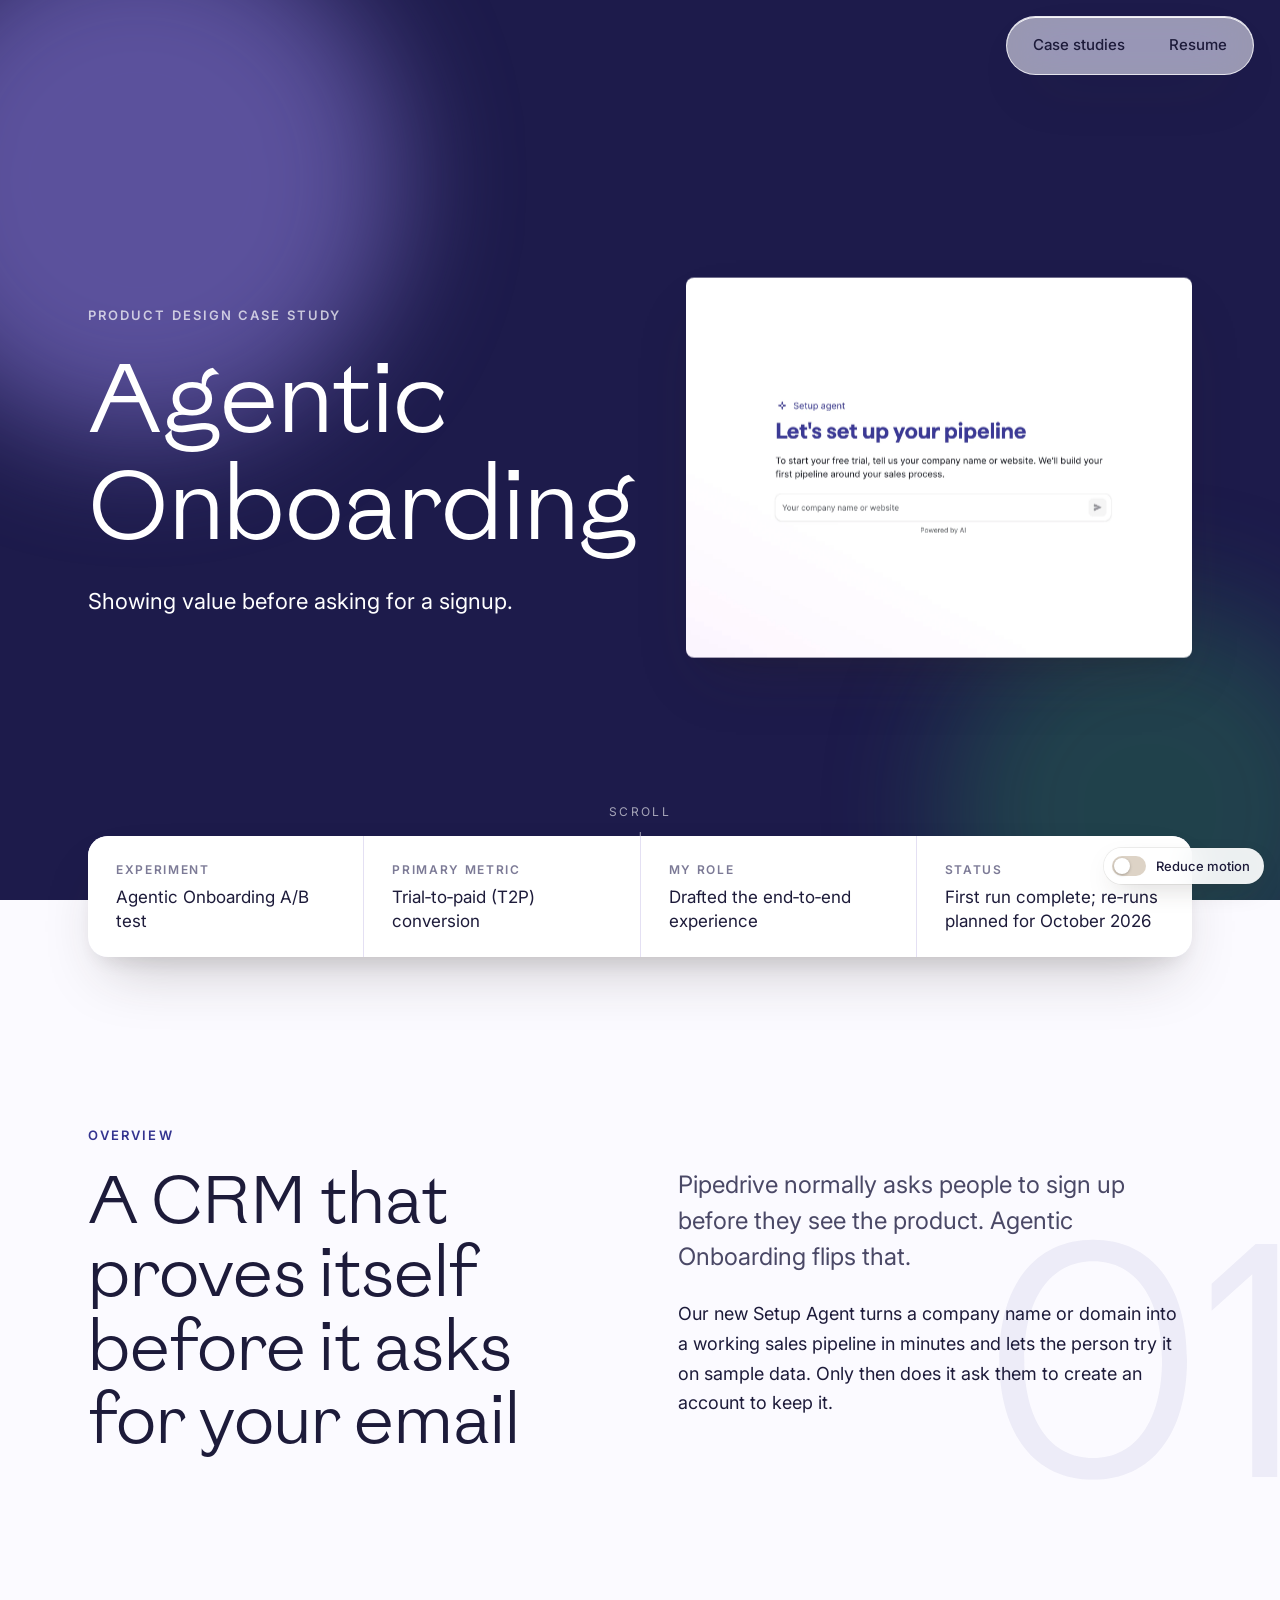
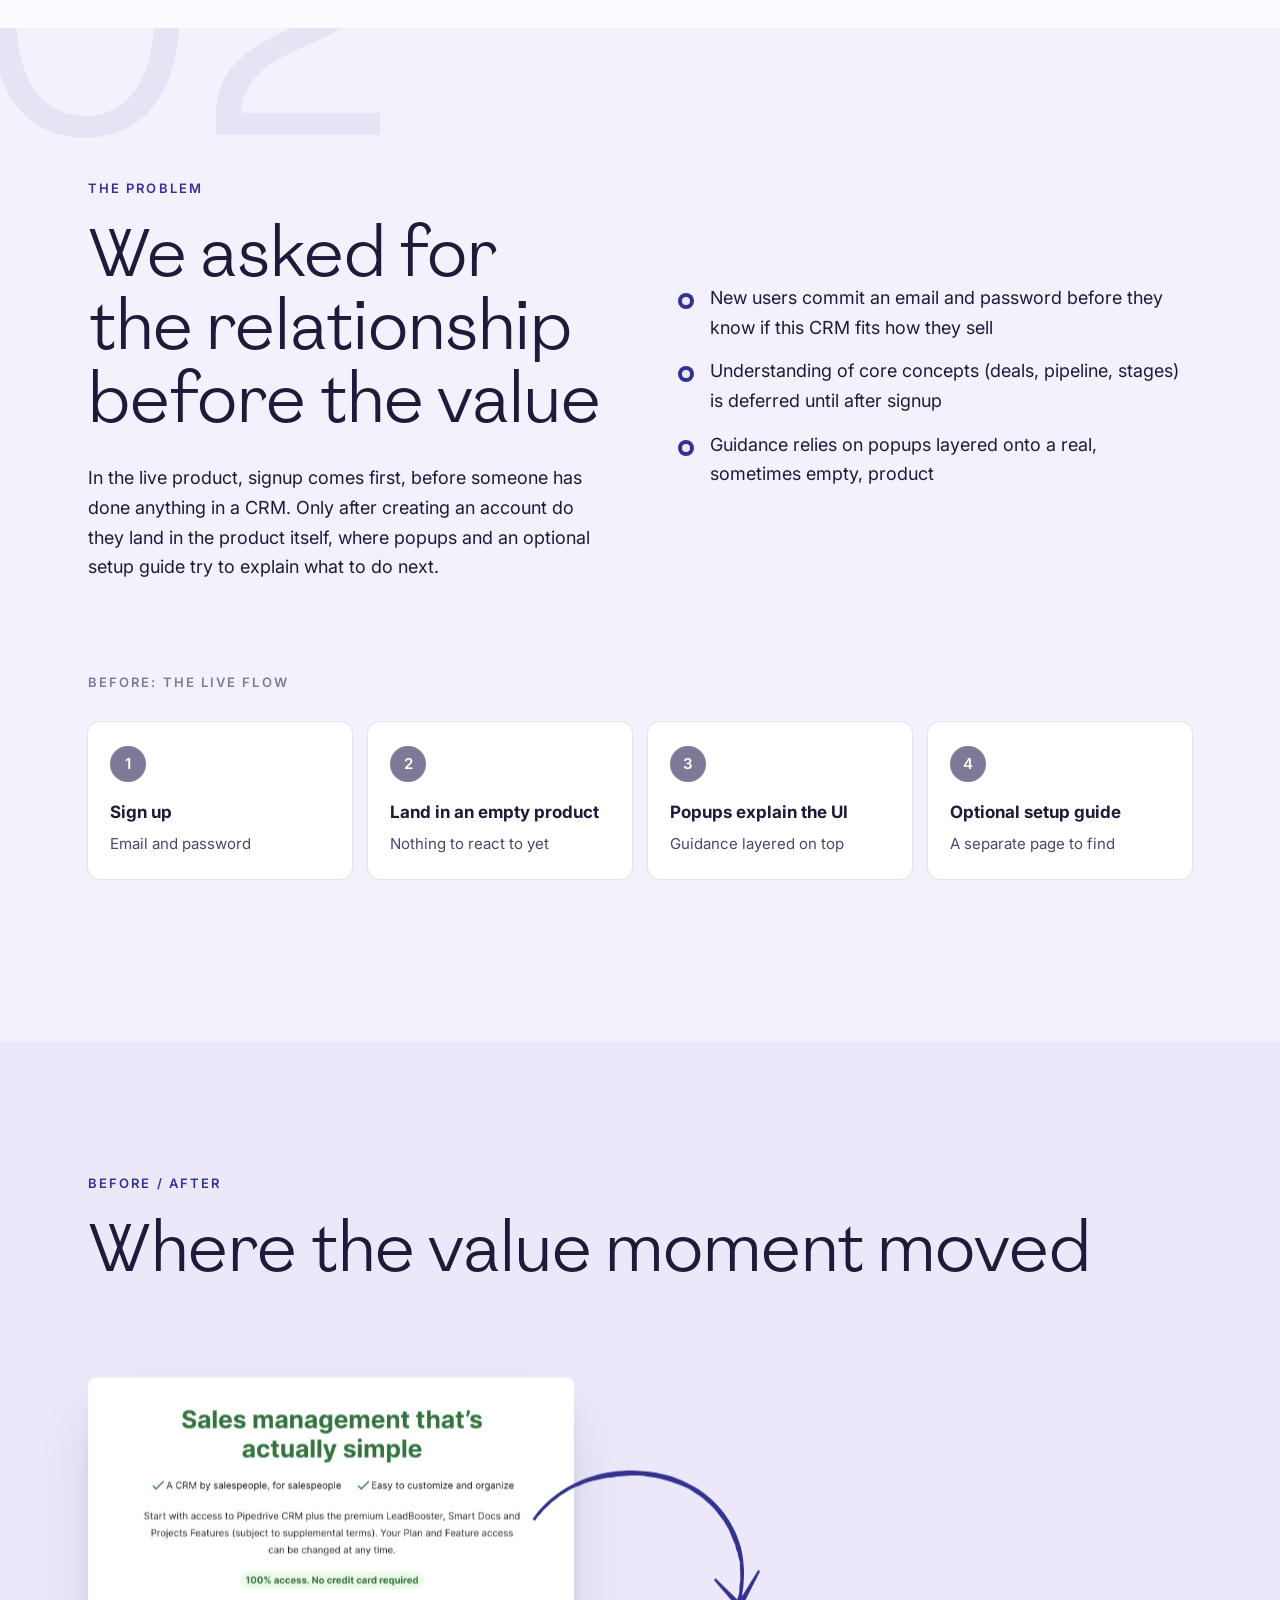
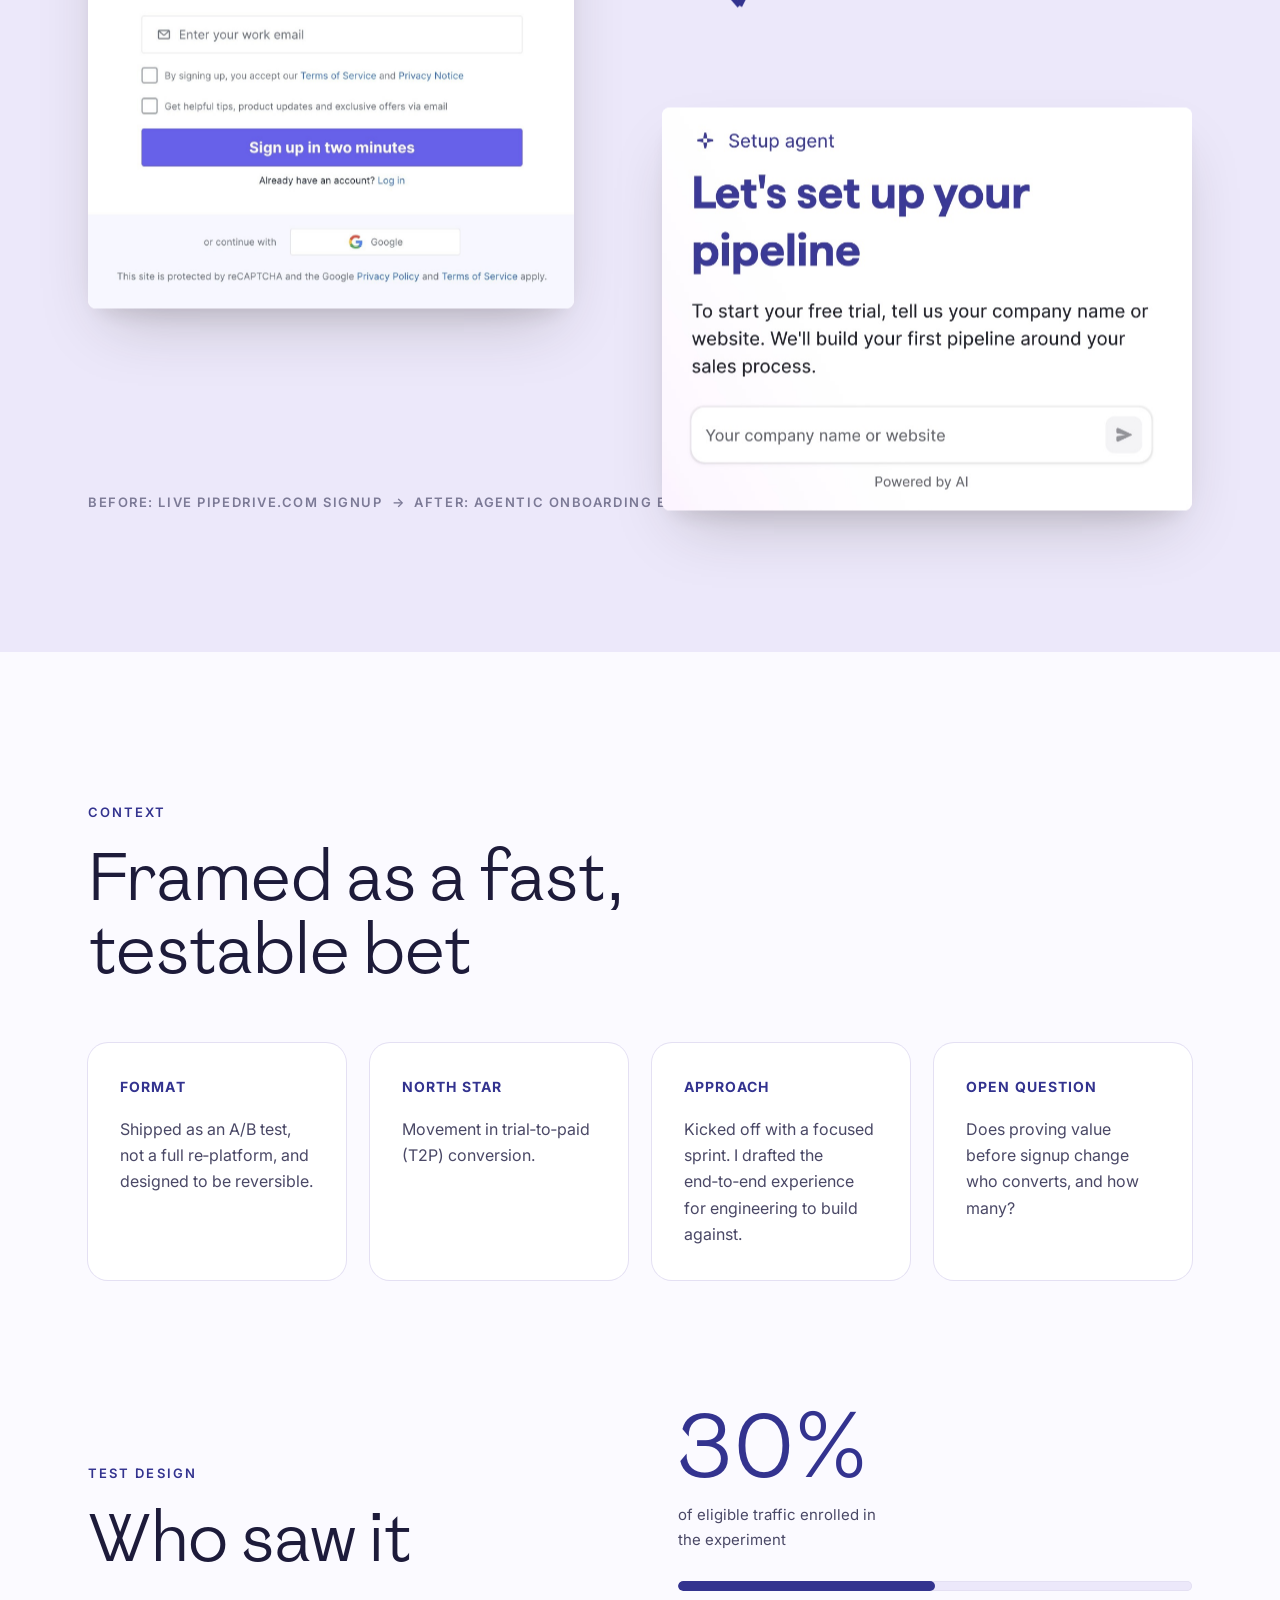
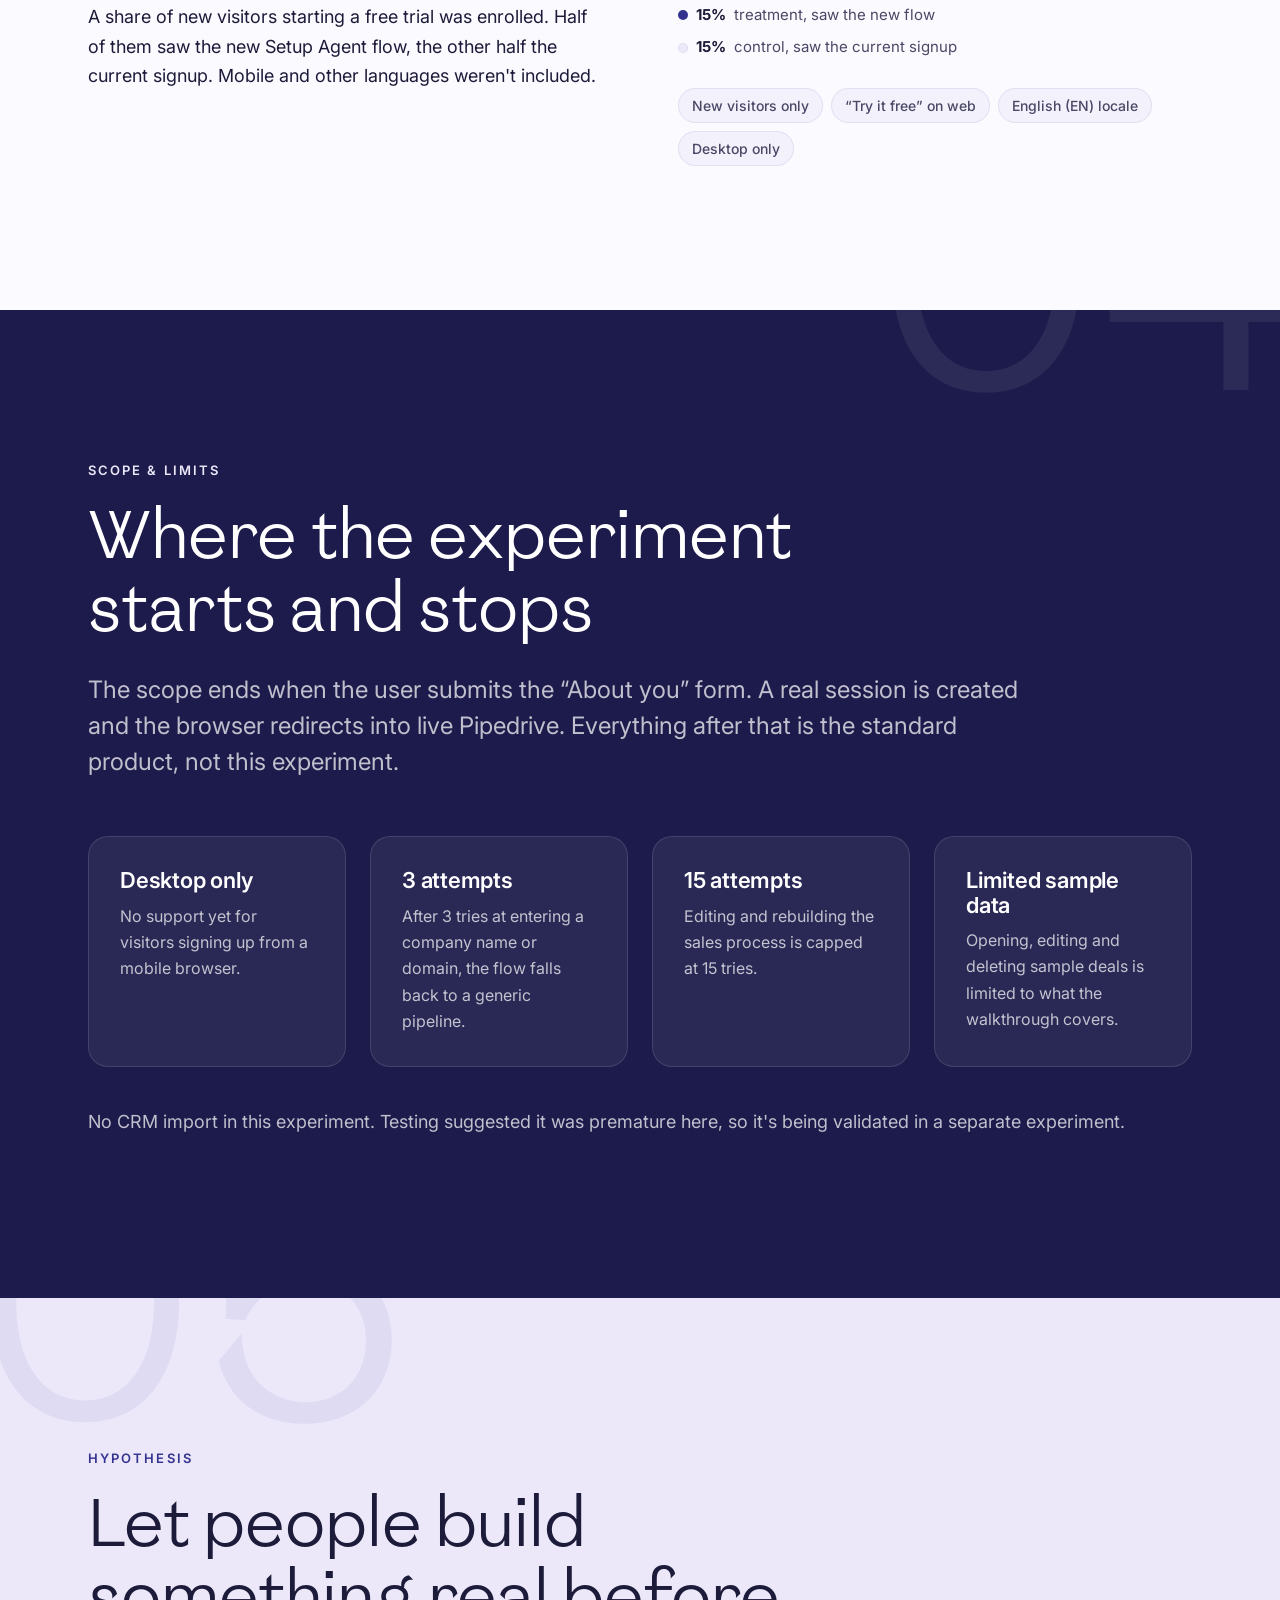
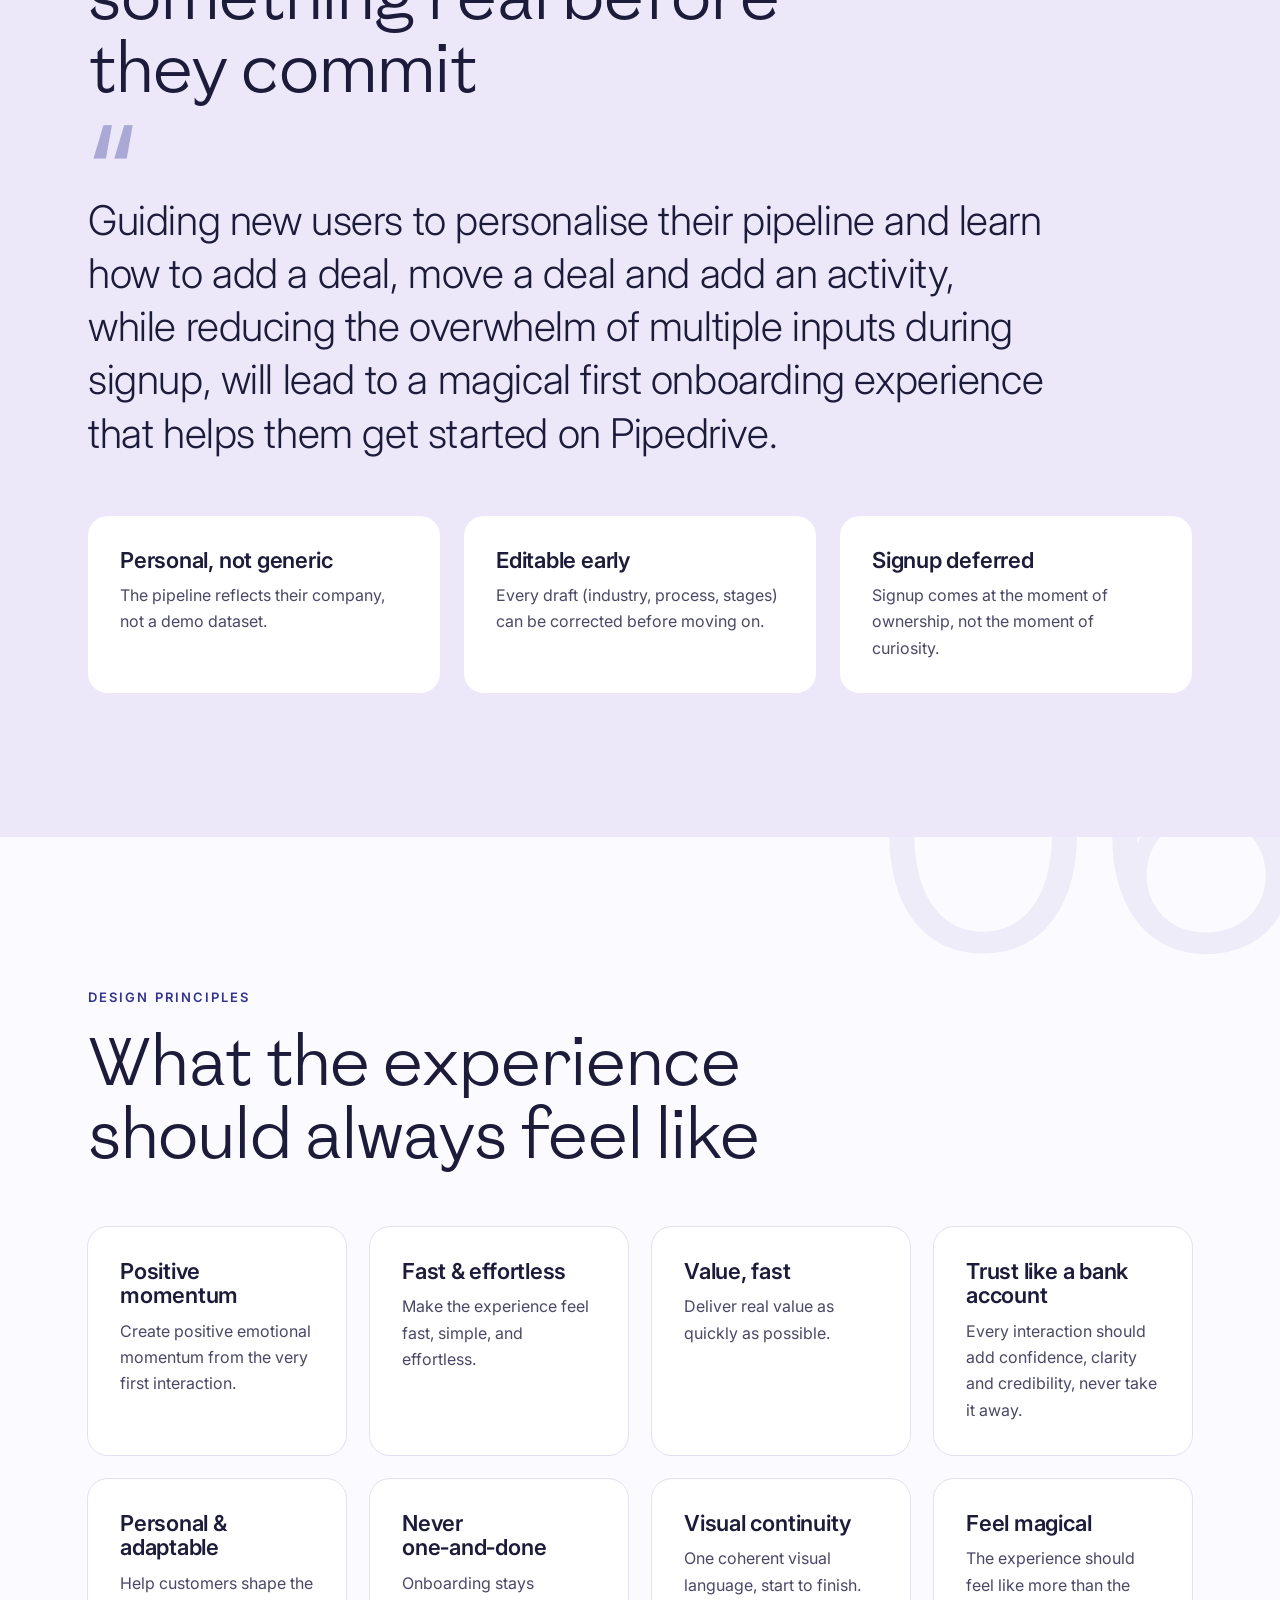
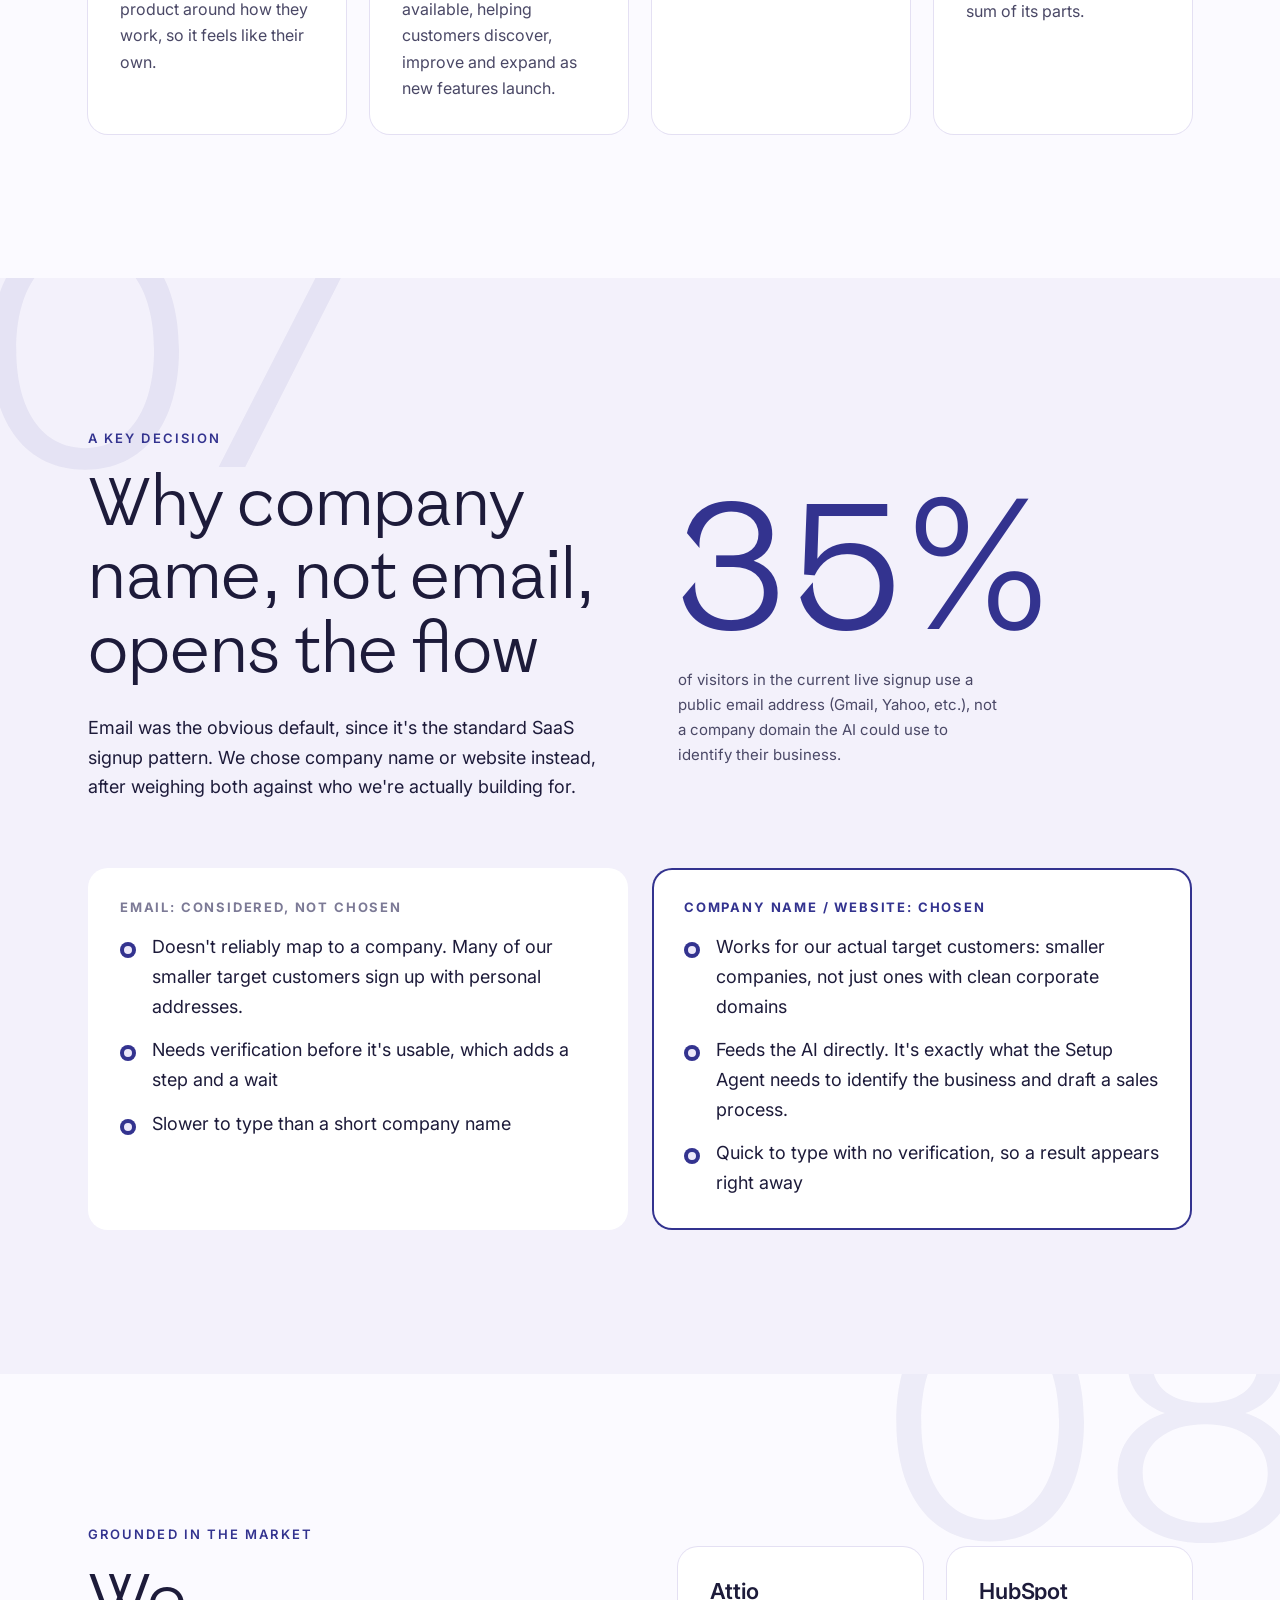
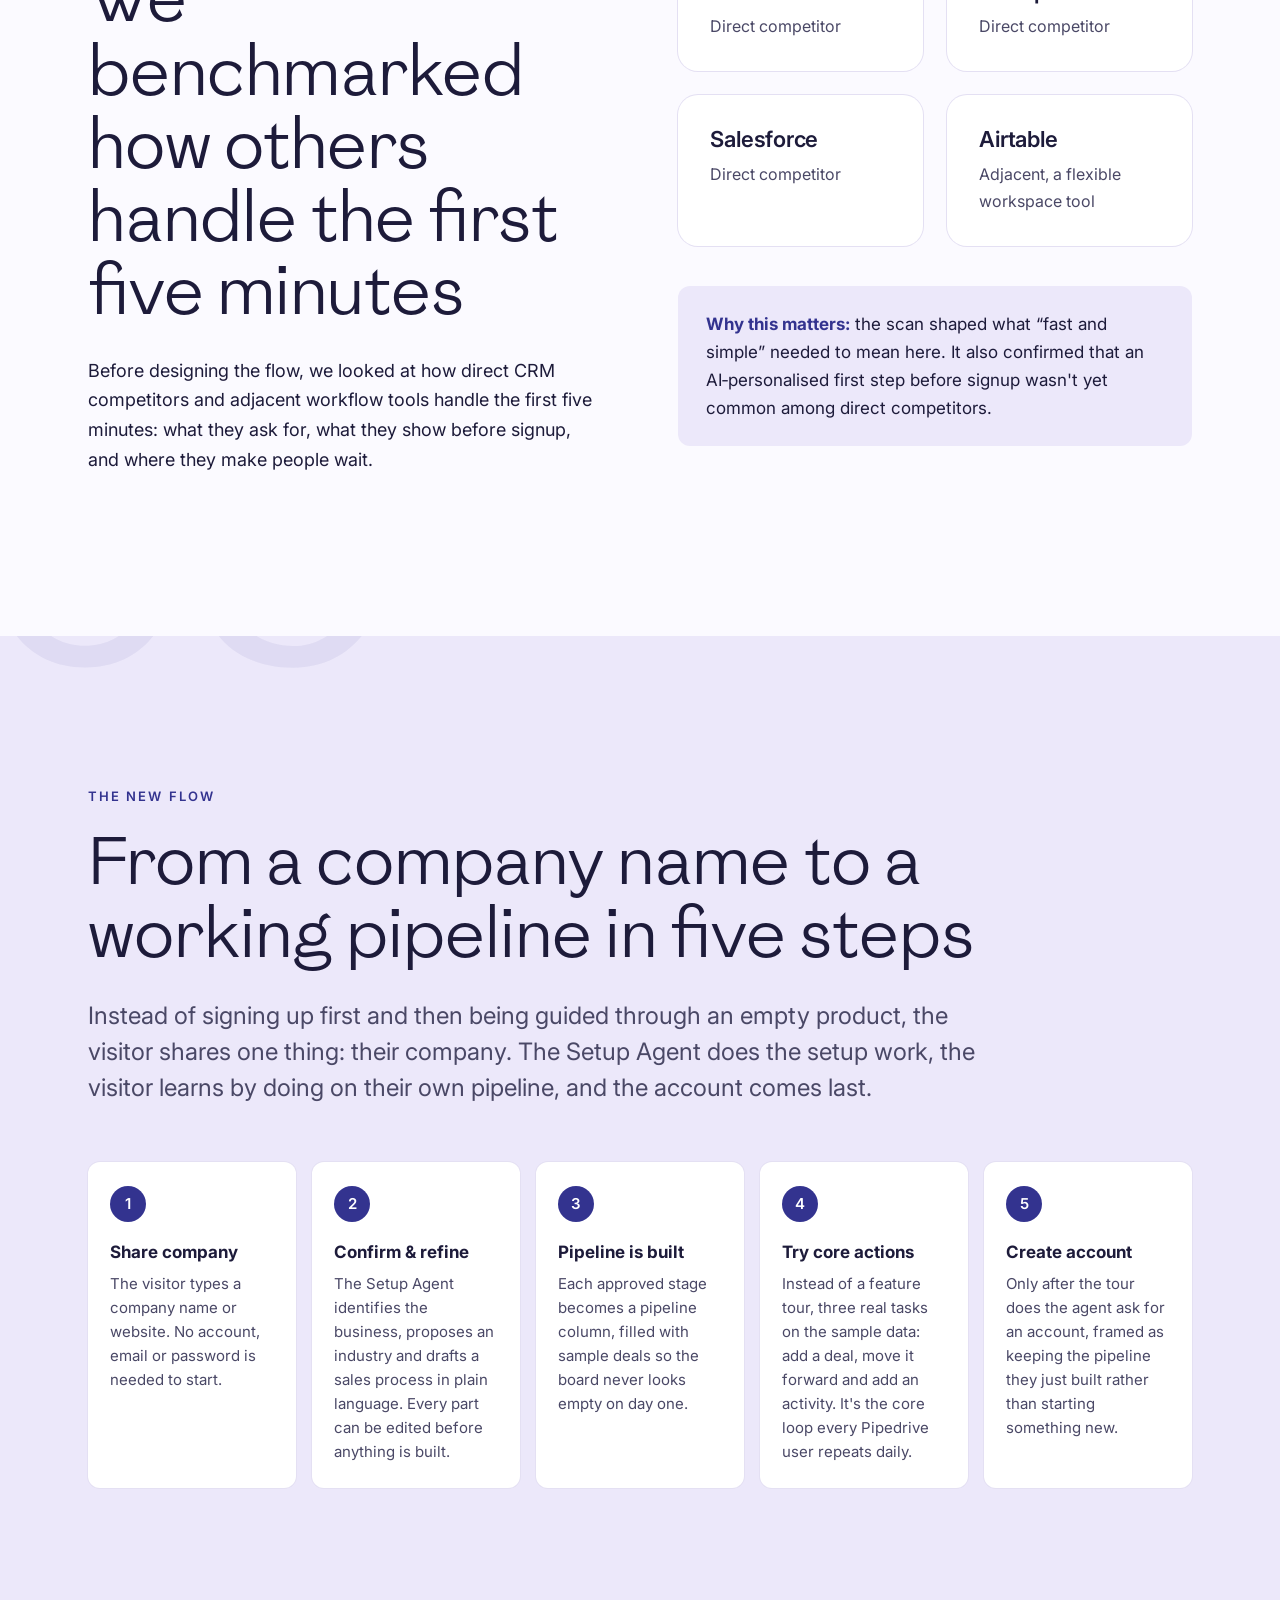
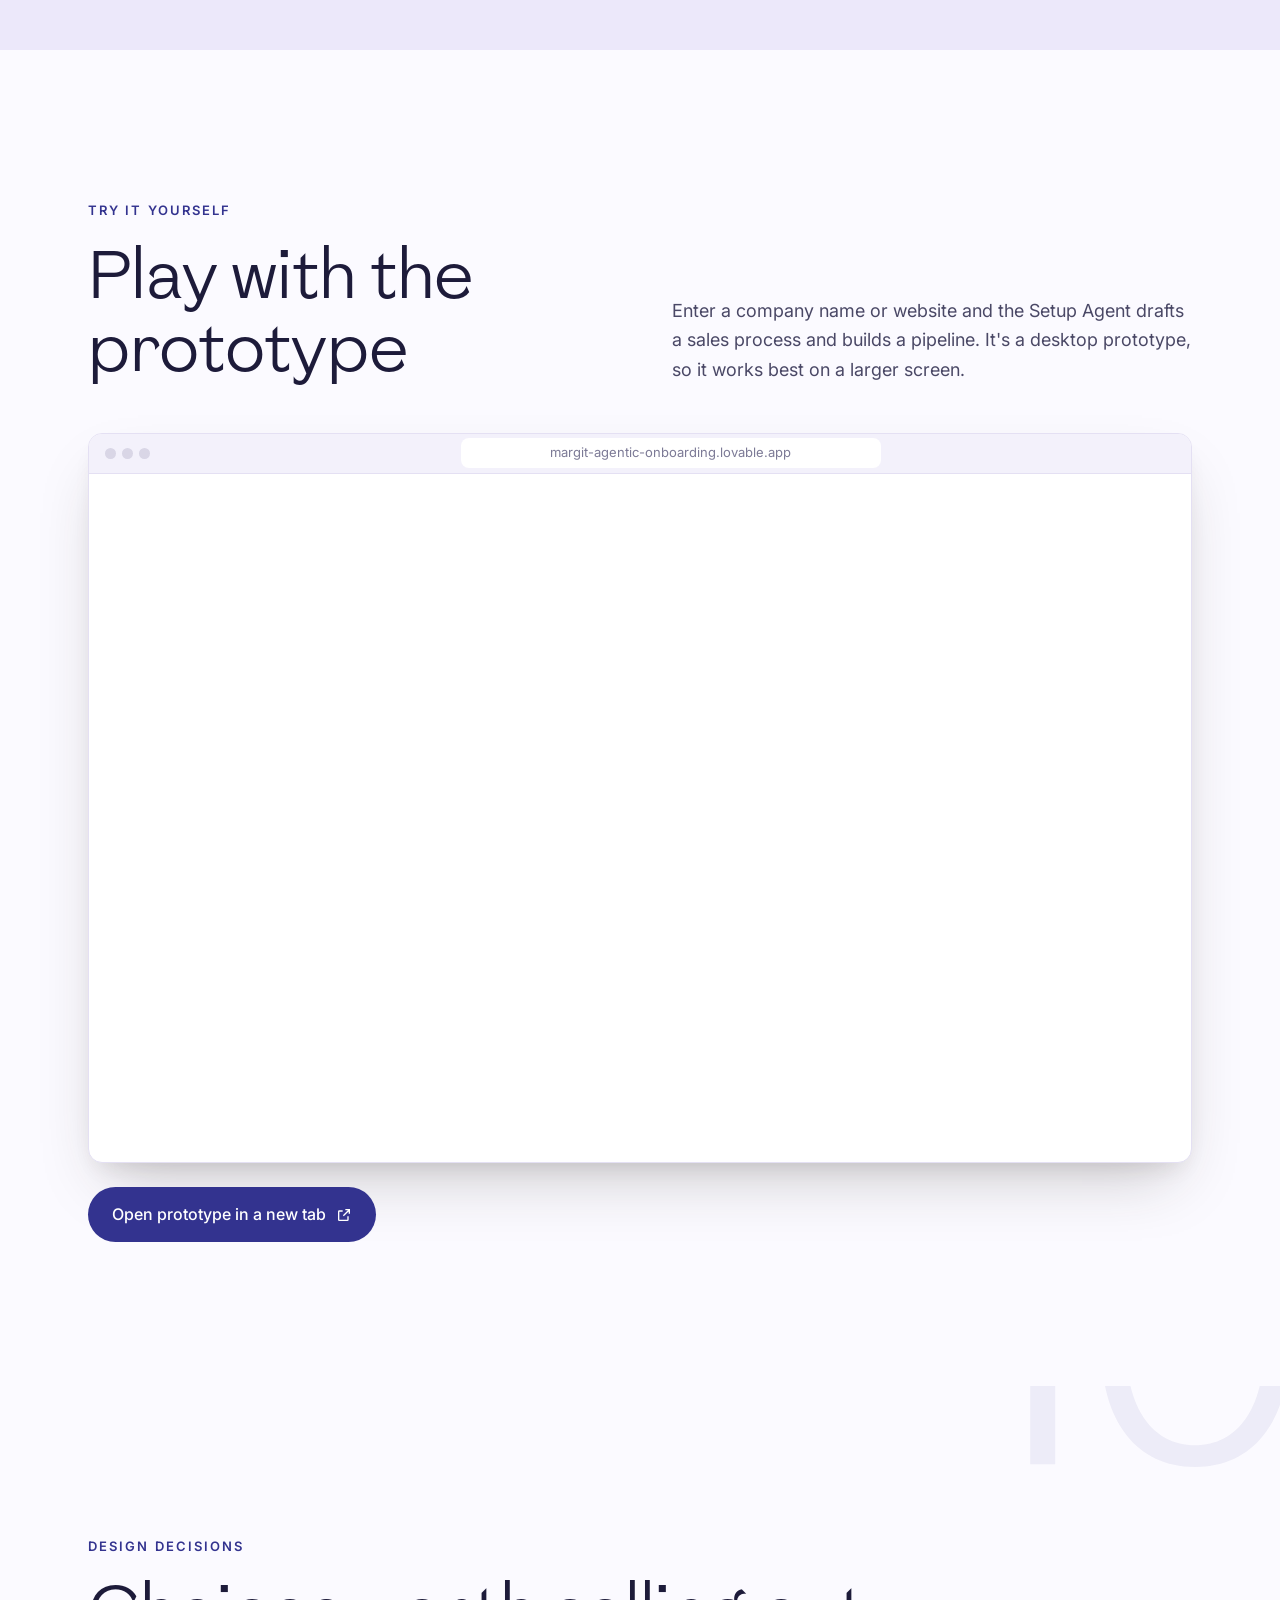
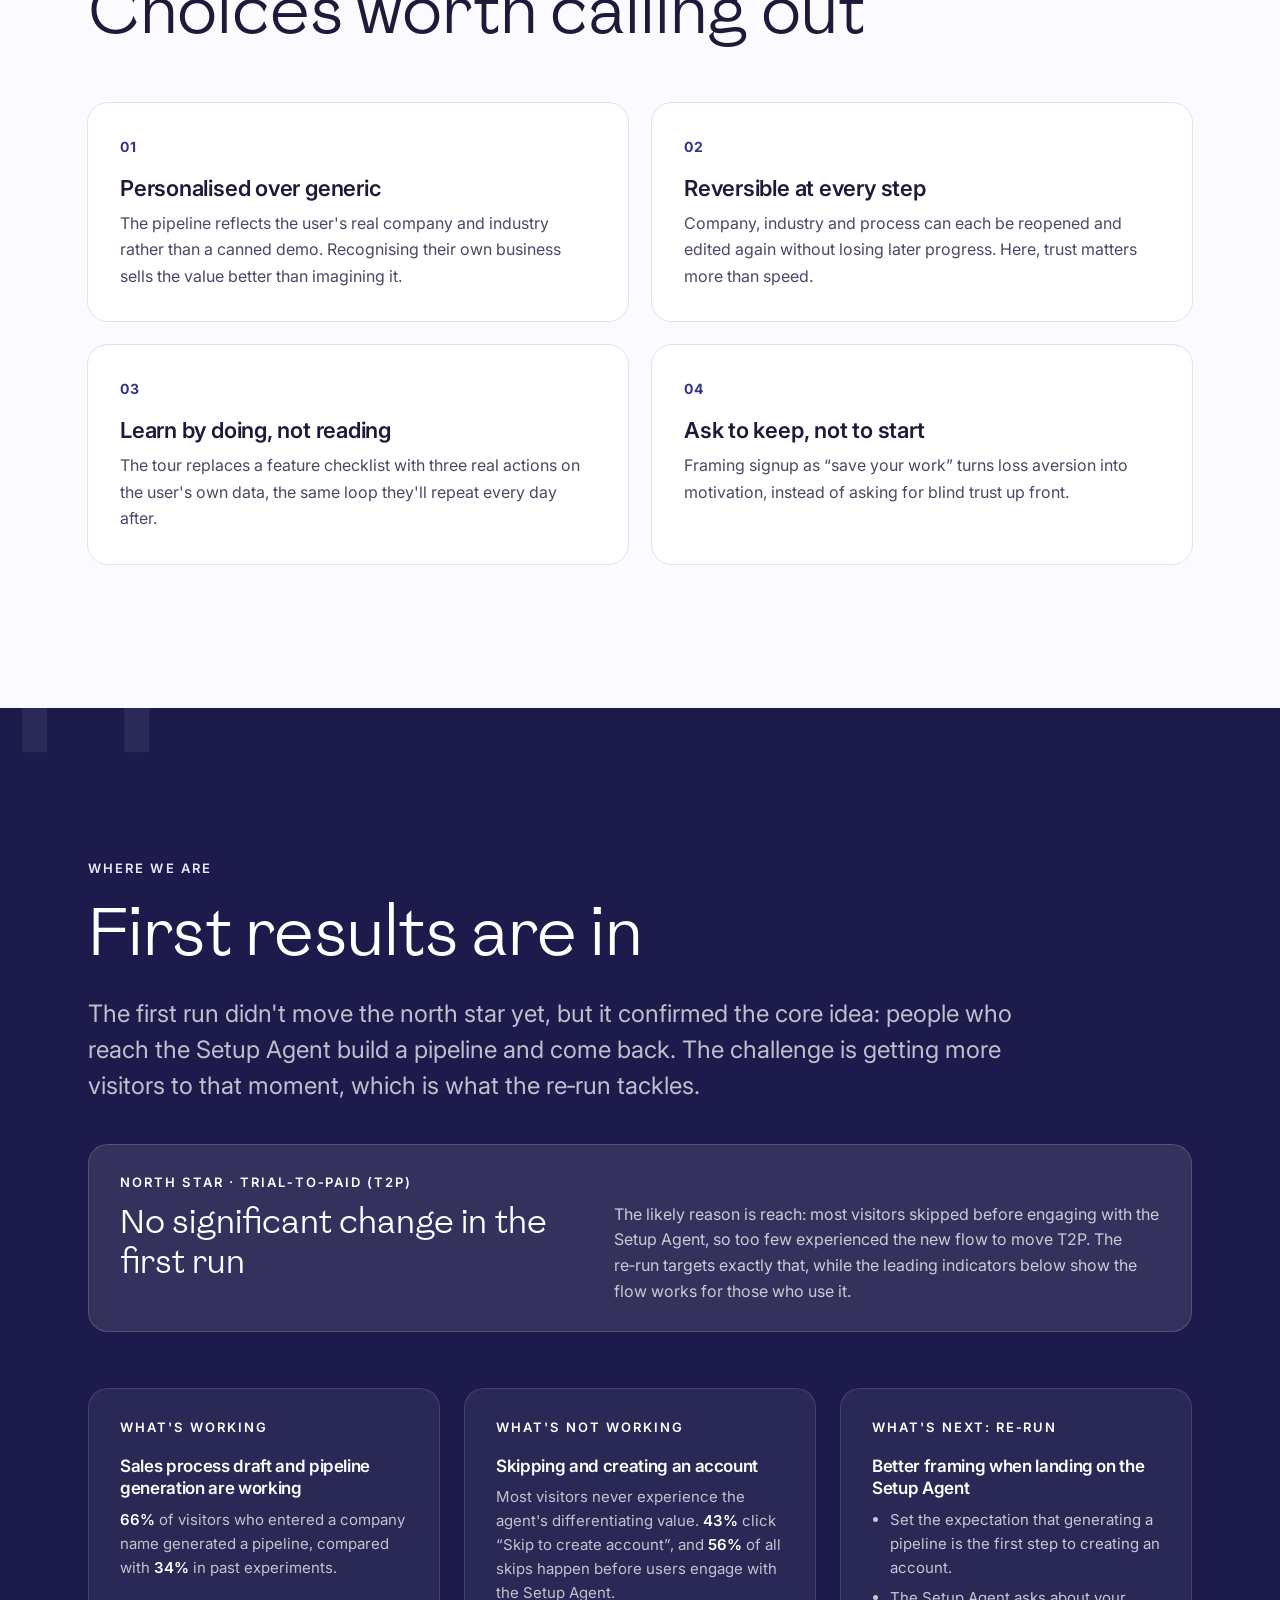
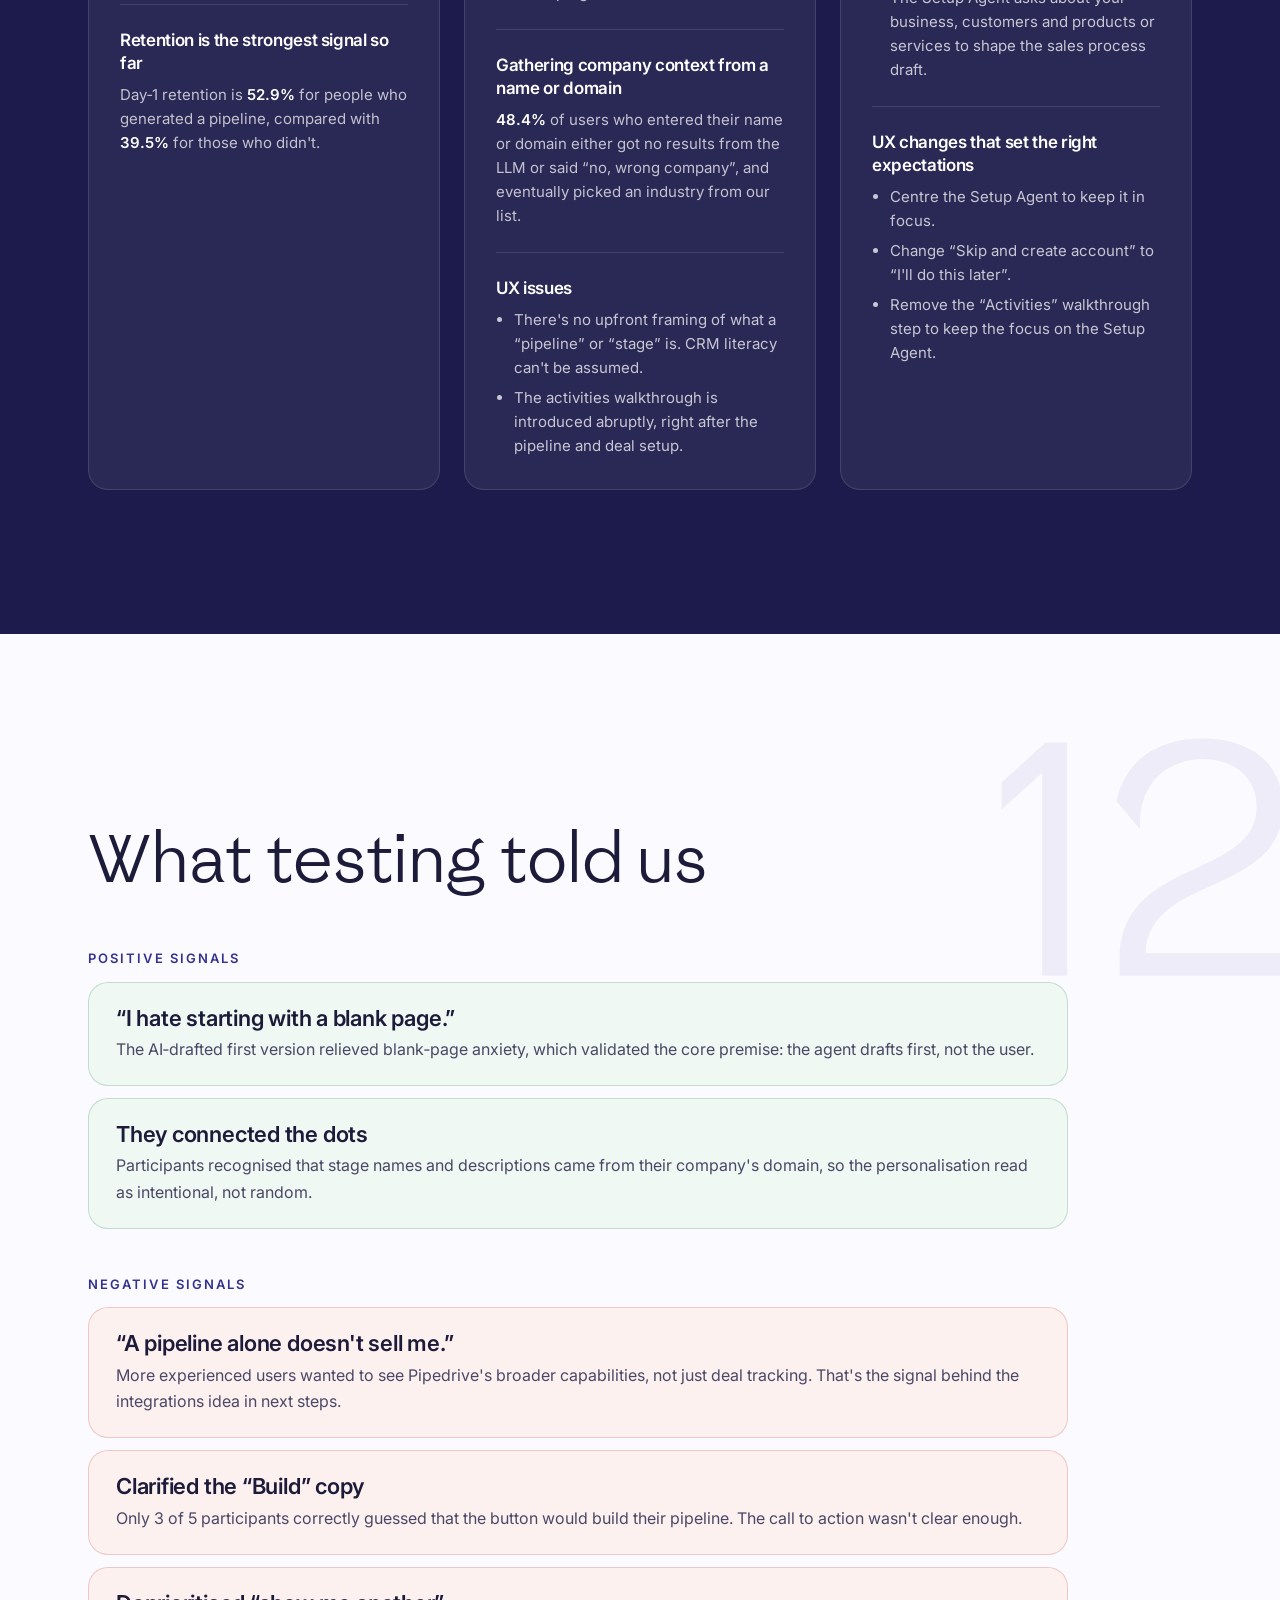
<file: work/agentic-onboarding.html>
<!doctype html>
<html lang="en">
<head>
  <meta charset="utf-8">
  <meta name="viewport" content="width=device-width, initial-scale=1">
  <title>Agentic Onboarding — Margit Urva</title>
  <meta name="description" content="Case study: showing the value of Pipedrive before asking for a signup, with an AI Setup Agent.">
  <link rel="preconnect" href="https://fonts.googleapis.com">
  <link rel="preconnect" href="https://fonts.gstatic.com" crossorigin>
  <link href="https://fonts.googleapis.com/css2?family=Inter:wght@300;400;500;600;700&display=swap" rel="stylesheet">
  <link rel="stylesheet" href="../assets/css/style.css?v=20261107a">
  <script>try{var m=localStorage.getItem("reduce-motion");if(m==="1"||(m===null&&matchMedia("(prefers-reduced-motion: reduce)").matches))document.documentElement.classList.add("reduce-motion")}catch(e){}</script>
</head>
<body class="theme-agentic">
  <div class="progress" aria-hidden="true"></div>
  <header class="site-header">
    <div class="container">
      <nav class="nav" aria-label="Main">
        <a href="../#work">Case studies</a>
        <a href="../resume.html">Resume</a>
      </nav>
    </div>
  </header>

  <main>
    <!-- Hero -->
    <section class="cs-hero">
      <span class="blob" style="width:520px;height:520px;background:var(--glow-a);left:-120px;top:-80px" data-speed="0.25" aria-hidden="true"></span>
      <span class="blob" style="width:420px;height:420px;background:var(--glow-b);right:-80px;bottom:-120px;opacity:.35" data-speed="-0.2" aria-hidden="true"></span>
      <div class="container cs-hero__inner">
        <div>
          <span class="eyebrow reveal">Product design case study</span>
          <h1 class="reveal reveal-delay-1">Agentic Onboarding</h1>
          <p class="cs-hero__sub reveal reveal-delay-2">Showing value before asking for a signup.</p>
        </div>
        <div class="cs-hero__visual">
          <div data-speed="0.12"><img class="reveal" src="../assets/img/agentic/setup-agent-cover.webp" alt="Setup agent entry screen: Let's set up your pipeline"></div>
        </div>
      </div>
      <div class="scroll-cue" aria-hidden="true">Scroll</div>
    </section>

    <div class="container">
      <dl class="facts reveal">
        <div><dt>Experiment</dt><dd>Agentic Onboarding A/B test</dd></div>
        <div><dt>Primary metric</dt><dd>Trial‑to‑paid (T2P) conversion</dd></div>
        <div><dt>My role</dt><dd>Drafted the end‑to‑end experience</dd></div>
        <div><dt>Status</dt><dd>First run complete; re‑runs planned for October 2026</dd></div>
      </dl>
    </div>

    <!-- Overview -->
    <section class="chapter">
      <span class="ghost" data-speed="-0.25" aria-hidden="true">01</span>
      <div class="container split">
        <div class="reveal">
          <span class="eyebrow">Overview</span>
          <h2>A CRM that proves itself before it asks for your email</h2>
        </div>
        <div class="reveal reveal-delay-1">
          <p class="lead">Pipedrive normally asks people to sign up before they see the product. Agentic Onboarding flips that.</p>
          <p>Our new Setup Agent turns a company name or domain into a working sales pipeline in minutes and lets the person try it on sample data. Only then does it ask them to create an account to keep it.</p>
        </div>
      </div>
    </section>

    <!-- Problem -->
    <section class="chapter chapter--soft">
      <span class="ghost ghost--left" data-speed="-0.2" aria-hidden="true">02</span>
      <div class="container">
        <div class="split">
          <div class="reveal">
            <span class="eyebrow">The problem</span>
            <h2>We asked for the relationship before the value</h2>
            <p>In the live product, signup comes first, before someone has done anything in a CRM. Only after creating an account do they land in the product itself, where popups and an optional setup guide try to explain what to do next.</p>
          </div>
          <ul class="ticks reveal reveal-delay-1">
            <li>New users commit an email and password before they know if this CRM fits how they sell</li>
            <li>Understanding of core concepts (deals, pipeline, stages) is deferred until after signup</li>
            <li>Guidance relies on popups layered onto a real, sometimes empty, product</li>
          </ul>
        </div>
        <p class="eyebrow" style="margin-top:72px;color:var(--muted)">Before: the live flow</p>
        <ol class="flow flow--muted" style="--cols:4;margin-top:16px;padding:0">
          <li class="reveal"><strong>Sign up</strong><span>Email and password</span></li>
          <li class="reveal reveal-delay-1"><strong>Land in an empty product</strong><span>Nothing to react to yet</span></li>
          <li class="reveal reveal-delay-2"><strong>Popups explain the UI</strong><span>Guidance layered on top</span></li>
          <li class="reveal reveal-delay-3"><strong>Optional setup guide</strong><span>A separate page to find</span></li>
        </ol>
      </div>
    </section>

    <!-- Before / after -->
    <section class="band">
      <div class="container">
        <span class="eyebrow">Before / after</span>
        <h2 style="font-size:clamp(40px,5.2vw,72px);font-weight:400;margin:14px 0 0">Where the value moment moved</h2>
        <div class="band__stage" style="margin-top:56px;min-height:720px">
          <div style="position:absolute;width:44%;left:0;top:0" class="frame" data-speed="0.05">
            <img src="../assets/img/agentic/before.jpg" alt="Before: the live pipedrive.com signup form asking for a work email" loading="lazy">
          </div>
          <svg class="hand-arrow reveal" viewBox="0 0 240 170" fill="none" aria-hidden="true" style="position:absolute;left:39%;top:6px;width:23%" data-speed="0.15">
            <defs>
              <mask id="arrow-line-mask" maskUnits="userSpaceOnUse"><path class="hand-arrow__draw" d="M14.0 58.0 L16.5 54.7 L19.1 51.5 L21.9 48.4 L24.8 45.4 L27.8 42.5 L31.0 39.7 L34.3 37.1 L37.8 34.5 L41.4 32.1 L45.0 29.8 L48.8 27.7 L52.8 25.7 L56.8 23.8 L60.9 22.1 L65.1 20.6 L69.4 19.1 L73.9 17.9 L78.4 16.8 L82.9 15.9 L87.6 15.1 L92.3 14.5 L97.2 14.1 L102.0 13.9 L107.0 13.9 L112.0 14.0 L117.5 14.4 L122.9 14.9 L128.2 15.7 L133.4 16.8 L138.5 18.0 L143.5 19.5 L148.4 21.2 L153.1 23.1 L157.7 25.2 L162.2 27.5 L166.5 30.1 L170.7 32.8 L174.7 35.7 L178.6 38.9 L182.3 42.2 L185.8 45.8 L189.1 49.5 L192.2 53.4 L195.1 57.5 L197.8 61.8 L200.3 66.3 L202.6 70.9 L204.6 75.8 L206.4 80.8 L208.0 86.0 L208.5 87.9 L208.9 89.8 L209.3 91.8 L209.6 93.7 L209.9 95.6 L210.2 97.5 L210.4 99.5 L210.6 101.4 L210.8 103.4 L210.9 105.3 L211.0 107.3 L211.0 109.3 L211.0 111.2 L211.0 113.2 L210.9 115.2 L210.8 117.2 L210.6 119.3 L210.4 121.3 L210.2 123.4 L209.9 125.4 L209.6 127.5 L209.3 129.6 L208.9 131.7 L208.5 133.8 L208.0 136.0" stroke="#fff" stroke-width="14" stroke-linecap="round" fill="none"/></mask>
              <mask id="arrow-head-mask" maskUnits="userSpaceOnUse"><path class="hand-arrow__draw-head" d="M185 114 L208.5 139 L227 106" stroke="#fff" stroke-width="14" stroke-linecap="round" stroke-linejoin="round" fill="none"/></mask>
            </defs>
            <path d="M15.1 58.8 L17.4 55.4 L20.2 52.4 L22.8 49.2 L25.8 46.4 L28.8 43.6 L31.8 40.7 L35.2 38.2 L38.5 35.5 L42.1 33.3 L45.7 30.9 L49.4 28.8 L53.4 27.0 L57.5 25.6 L61.5 23.7 L65.7 22.1 L70.0 21.0 L74.5 20.2 L78.9 19.2 L83.4 18.2 L88.0 17.9 L92.6 16.9 L97.3 16.8 L102.1 16.4 L107.0 16.1 L111.9 16.0 L117.3 16.3 L122.6 17.3 L127.8 17.9 L132.9 19.0 L137.9 20.4 L142.8 21.8 L147.5 23.5 L152.3 25.1 L156.9 26.9 L161.3 29.1 L165.4 31.9 L169.5 34.6 L173.5 37.4 L177.2 40.6 L180.7 43.8 L184.3 47.2 L187.3 51.0 L190.2 54.9 L193.3 58.8 L195.9 63.0 L198.3 67.3 L200.3 72.0 L202.2 76.7 L204.3 81.5 L205.5 86.7 L206.4 88.4 L206.9 90.3 L207.1 92.2 L207.8 94.0 L208.1 95.9 L208.8 97.7 L208.8 99.7 L208.8 101.6 L208.9 103.5 L208.8 105.4 L209.2 107.3 L209.1 109.3 L209.1 111.2 L209.2 113.2 L209.2 115.2 L208.9 117.1 L208.5 119.1 L208.5 121.1 L208.2 123.1 L208.4 125.2 L208.0 127.2 L207.6 129.3 L206.9 131.3 L206.3 133.4 L206.2 135.6 L209.5 136.3 L210.0 134.2 L210.5 132.0 L210.8 129.9 L211.1 127.7 L211.4 125.6 L211.8 123.5 L212.0 121.5 L212.2 119.4 L212.3 117.3 L212.4 115.3 L212.6 113.3 L212.6 111.3 L212.7 109.2 L212.7 107.2 L212.7 105.2 L212.5 103.3 L212.4 101.3 L212.2 99.3 L212.0 97.3 L211.8 95.3 L211.5 93.4 L211.3 91.4 L210.9 89.4 L210.5 87.5 L210.1 85.4 L208.5 80.1 L206.7 75.0 L204.7 70.0 L202.3 65.2 L199.8 60.6 L197.0 56.2 L194.1 52.0 L190.9 48.0 L187.5 44.2 L183.9 40.5 L180.2 37.1 L176.2 33.9 L172.1 30.8 L167.8 28.0 L163.4 25.5 L158.8 23.1 L154.1 20.8 L149.2 18.8 L144.3 17.1 L139.2 15.6 L133.9 14.4 L128.6 13.3 L123.2 12.5 L117.7 12.0 L112.1 11.6 L107.0 11.4 L102.0 11.4 L97.0 11.7 L92.1 12.1 L87.3 12.7 L82.5 13.5 L77.8 14.5 L73.3 15.7 L68.8 17.0 L64.4 18.5 L60.1 20.2 L55.9 21.9 L51.9 23.9 L47.9 26.0 L44.1 28.2 L40.3 30.5 L36.7 33.0 L33.2 35.6 L29.9 38.4 L26.7 41.2 L23.6 44.2 L20.7 47.3 L17.9 50.4 L15.3 53.8 L12.8 57.1 Z" fill="currentColor" mask="url(#arrow-line-mask)"/>
            <path d="M184.2 114.8 L206.6 140.8 L210.4 137.2 L185.8 113.2 Z M210.8 140.3 L227.9 106.5 L226.1 105.5 L206.2 137.7 Z" fill="currentColor" mask="url(#arrow-head-mask)"/>
          </svg>
          <svg class="hand-arrow hand-arrow--mobile reveal" viewBox="0 0 64 92" fill="none" aria-hidden="true">
            <defs>
              <mask id="arrow-m-line-mask" maskUnits="userSpaceOnUse"><path class="hand-arrow__draw" d="M34.0 6.0 L34.4 7.8 L34.8 9.6 L35.0 11.4 L35.2 13.2 L35.4 15.0 L35.5 16.8 L35.5 18.6 L35.5 20.4 L35.5 22.2 L35.4 24.1 L35.2 25.9 L35.1 27.7 L34.9 29.5 L34.6 31.4 L34.4 33.2 L34.1 35.1 L33.8 36.9 L33.5 38.8 L33.2 40.6 L32.9 42.5 L32.6 44.4 L32.2 46.3 L31.9 48.2 L31.6 50.1 L31.3 52.0 L31.1 53.9 L30.8 55.8 L30.6 57.8 L30.4 59.7 L30.2 61.7 L30.1 63.7 L30.0 65.6 L29.9 67.6 L29.9 69.7 L29.9 71.7 L30.0 73.7 L30.2 75.8 L30.4 77.8 L30.7 79.9 L31.0 82.0" stroke="#fff" stroke-width="14" stroke-linecap="round" fill="none"/></mask>
              <mask id="arrow-m-head-mask" maskUnits="userSpaceOnUse"><path class="hand-arrow__draw-head" d="M17 68 L31.5 85 L47 70" stroke="#fff" stroke-width="14" stroke-linecap="round" stroke-linejoin="round" fill="none"/></mask>
            </defs>
            <path d="M32.7 6.3 L32.9 8.1 L32.9 9.9 L33.2 11.6 L33.4 13.4 L33.4 15.1 L33.7 16.9 L33.6 18.6 L33.4 20.4 L33.1 22.1 L33.3 23.9 L33.2 25.7 L33.2 27.5 L32.7 29.3 L32.3 31.1 L32.3 32.9 L31.6 34.7 L31.1 36.5 L30.8 38.3 L30.6 40.2 L30.6 42.1 L30.6 44.0 L30.2 45.9 L30.1 47.9 L29.9 49.8 L29.7 51.7 L29.6 53.7 L29.3 55.6 L29.0 57.6 L28.5 59.5 L28.4 61.5 L28.2 63.6 L28.2 65.6 L28.1 67.6 L28.3 69.7 L28.5 71.7 L28.4 73.8 L28.3 75.9 L28.4 78.1 L28.8 80.2 L29.4 82.3 L32.4 81.8 L32.2 79.7 L31.9 77.7 L31.7 75.6 L31.5 73.6 L31.4 71.6 L31.5 69.6 L31.6 67.7 L31.7 65.7 L31.9 63.8 L32.0 61.8 L32.3 59.9 L32.4 58.0 L32.7 56.1 L33.0 54.2 L33.3 52.3 L33.7 50.4 L34.0 48.5 L34.4 46.6 L34.7 44.7 L35.2 42.9 L35.6 41.0 L35.9 39.2 L36.2 37.3 L36.5 35.4 L36.6 33.5 L36.9 31.7 L37.1 29.8 L37.2 27.9 L37.4 26.1 L37.5 24.2 L37.6 22.3 L37.6 20.5 L37.5 18.6 L37.4 16.7 L37.3 14.9 L37.0 13.0 L36.7 11.2 L36.4 9.3 L35.9 7.5 L35.4 5.7 Z" fill="currentColor" mask="url(#arrow-m-line-mask)"/>
            <path d="M16.2 68.7 L29.6 86.6 L33.4 83.4 L17.8 67.3 Z M33.2 86.8 L47.7 70.7 L46.3 69.3 L29.8 83.2 Z" fill="currentColor" mask="url(#arrow-m-head-mask)"/>
          </svg>
          <div style="position:absolute;width:48%;right:0;top:180px" class="frame" data-speed="0.25">
            <img src="../assets/img/agentic/after.jpg" alt="After: the Agentic Onboarding entry asking for a company name or website" loading="lazy">
          </div>
        </div>
        <p class="frame-caption ba-caption">Before: live pipedrive.com signup &nbsp;→&nbsp; After: Agentic Onboarding entry</p>
      </div>
    </section>

    <!-- Context + test design -->
    <section class="chapter">
      <span class="ghost" data-speed="-0.25" aria-hidden="true">03</span>
      <div class="container">
        <span class="eyebrow reveal">Context</span>
        <h2 class="reveal">Framed as a fast, testable bet</h2>
        <div class="cards" style="--cols:4">
          <div class="card reveal"><span class="num">FORMAT</span><p>Shipped as an A/B test, not a full re‑platform, and designed to be reversible.</p></div>
          <div class="card reveal reveal-delay-1"><span class="num">NORTH STAR</span><p>Movement in trial‑to‑paid (T2P) conversion.</p></div>
          <div class="card reveal reveal-delay-2"><span class="num">APPROACH</span><p>Kicked off with a focused sprint. I drafted the end‑to‑end experience for engineering to build against.</p></div>
          <div class="card reveal reveal-delay-3"><span class="num">OPEN QUESTION</span><p>Does proving value before signup change who converts, and how many?</p></div>
        </div>

        <div class="split" style="margin-top:120px">
          <div class="reveal">
            <span class="eyebrow">Test design</span>
            <h2>Who saw it</h2>
            <p>A share of new visitors starting a free trial was enrolled. Half of them saw the new Setup Agent flow, the other half the current signup. Mobile and other languages weren't included.</p>
          </div>
          <div class="testdesign reveal reveal-delay-1">
            <div class="stat testdesign__main"><strong>30<span class="pct">%</span></strong><span>of eligible traffic enrolled in the experiment</span></div>
            <div class="testdesign__split" aria-label="Of the enrolled traffic">
              <div class="testdesign__bar"><span class="testdesign__treat" style="width:50%"></span></div>
              <div class="testdesign__legend">
                <span><i class="testdesign__dot testdesign__dot--treat"></i><strong>15%</strong> treatment, saw the new flow</span>
                <span><i class="testdesign__dot"></i><strong>15%</strong> control, saw the current signup</span>
              </div>
            </div>
            <ul class="testdesign__limits" aria-label="Eligibility">
              <li>New visitors only</li>
              <li>“Try it free” on web</li>
              <li>English (EN) locale</li>
              <li>Desktop only</li>
            </ul>
          </div>
        </div>
      </div>
    </section>

    <!-- Scope -->
    <section class="chapter chapter--dark">
      <span class="ghost" data-speed="-0.2" aria-hidden="true" style="color:#fff">04</span>
      <div class="container">
        <span class="eyebrow reveal">Scope &amp; limits</span>
        <h2 class="reveal">Where the experiment starts and stops</h2>
        <p class="lead reveal" style="max-width:62ch">The scope ends when the user submits the “About you” form. A real session is created and the browser redirects into live Pipedrive. Everything after that is the standard product, not this experiment.</p>
        <div class="cards" style="--cols:4">
          <div class="card reveal"><h3>Desktop only</h3><p>No support yet for visitors signing up from a mobile browser.</p></div>
          <div class="card reveal reveal-delay-1"><h3>3 attempts</h3><p>After 3 tries at entering a company name or domain, the flow falls back to a generic pipeline.</p></div>
          <div class="card reveal reveal-delay-2"><h3>15 attempts</h3><p>Editing and rebuilding the sales process is capped at 15 tries.</p></div>
          <div class="card reveal reveal-delay-3"><h3>Limited sample data</h3><p>Opening, editing and deleting sample deals is limited to what the walkthrough covers.</p></div>
        </div>
        <p class="muted reveal" style="margin-top:40px">No CRM import in this experiment. Testing suggested it was premature here, so it's being validated in a separate experiment.</p>
      </div>
    </section>

    <!-- Hypothesis -->
    <section class="chapter chapter--accent">
      <span class="ghost ghost--left" data-speed="-0.2" aria-hidden="true">05</span>
      <div class="container">
        <span class="eyebrow reveal">Hypothesis</span>
        <h2 class="reveal">Let people build something real before they commit</h2>
        <span class="quote-mark" aria-hidden="true">“</span>
        <blockquote class="quote quote--body reveal" style="max-width:40ch">Guiding new users to personalise their pipeline and learn how to add a deal, move a deal and add an activity, while reducing the overwhelm of multiple inputs during signup, will lead to a magical first onboarding experience that helps them get started on Pipedrive.</blockquote>
        <div class="cards" style="--cols:3">
          <div class="card reveal"><h3>Personal, not generic</h3><p>The pipeline reflects their company, not a demo dataset.</p></div>
          <div class="card reveal reveal-delay-1"><h3>Editable early</h3><p>Every draft (industry, process, stages) can be corrected before moving on.</p></div>
          <div class="card reveal reveal-delay-2"><h3>Signup deferred</h3><p>Signup comes at the moment of ownership, not the moment of curiosity.</p></div>
        </div>
      </div>
    </section>

    <!-- Principles -->
    <section class="chapter">
      <span class="ghost" data-speed="-0.25" aria-hidden="true">06</span>
      <div class="container">
        <span class="eyebrow reveal">Design principles</span>
        <h2 class="reveal">What the experience should always feel like</h2>
        <div class="cards" style="--cols:4">
          <div class="card reveal"><h3>Positive momentum</h3><p>Create positive emotional momentum from the very first interaction.</p></div>
          <div class="card reveal reveal-delay-1"><h3>Fast &amp; effortless</h3><p>Make the experience feel fast, simple, and effortless.</p></div>
          <div class="card reveal reveal-delay-2"><h3>Value, fast</h3><p>Deliver real value as quickly as possible.</p></div>
          <div class="card reveal reveal-delay-3"><h3>Trust like a bank account</h3><p>Every interaction should add confidence, clarity and credibility, never take it away.</p></div>
          <div class="card reveal"><h3>Personal &amp; adaptable</h3><p>Help customers shape the product around how they work, so it feels like their own.</p></div>
          <div class="card reveal reveal-delay-1"><h3>Never one‑and‑done</h3><p>Onboarding stays available, helping customers discover, improve and expand as new features launch.</p></div>
          <div class="card reveal reveal-delay-2"><h3>Visual continuity</h3><p>One coherent visual language, start to finish.</p></div>
          <div class="card reveal reveal-delay-3"><h3>Feel magical</h3><p>The experience should feel like more than the sum of its parts.</p></div>
        </div>
      </div>
    </section>

    <!-- Key decision -->
    <section class="chapter chapter--soft">
      <span class="ghost ghost--left" data-speed="-0.2" aria-hidden="true">07</span>
      <div class="container">
        <div class="split">
          <div class="reveal">
            <span class="eyebrow">A key decision</span>
            <h2>Why company name, not email, opens the flow</h2>
            <p>Email was the obvious default, since it's the standard SaaS signup pattern. We chose company name or website instead, after weighing both against who we're actually building for.</p>
          </div>
          <div class="stat reveal reveal-delay-1">
            <strong style="font-size:clamp(96px,14vw,180px)">35<span class="pct">%</span></strong>
            <span style="max-width:36ch">of visitors in the current live signup use a public email address (Gmail, Yahoo, etc.), not a company domain the AI could use to identify their business.</span>
          </div>
        </div>
        <div class="compare">
          <div class="card card--dim reveal">
            <h4>Email: considered, not chosen</h4>
            <ul class="ticks">
              <li>Doesn't reliably map to a company. Many of our smaller target customers sign up with personal addresses.</li>
              <li>Needs verification before it's usable, which adds a step and a wait</li>
              <li>Slower to type than a short company name</li>
            </ul>
          </div>
          <div class="card card--chosen reveal reveal-delay-1">
            <h4>Company name / website: chosen</h4>
            <ul class="ticks">
              <li>Works for our actual target customers: smaller companies, not just ones with clean corporate domains</li>
              <li>Feeds the AI directly. It's exactly what the Setup Agent needs to identify the business and draft a sales process.</li>
              <li>Quick to type with no verification, so a result appears right away</li>
            </ul>
          </div>
        </div>
      </div>
    </section>

    <!-- Market -->
    <section class="chapter">
      <span class="ghost" data-speed="-0.25" aria-hidden="true">08</span>
      <div class="container split">
        <div class="reveal">
          <span class="eyebrow">Grounded in the market</span>
          <h2>We benchmarked how others handle the first five minutes</h2>
          <p>Before designing the flow, we looked at how direct CRM competitors and adjacent workflow tools handle the first five minutes: what they ask for, what they show before signup, and where they make people wait.</p>
        </div>
        <div class="reveal reveal-delay-1">
          <div class="cards" style="--cols:2;margin-top:0">
            <div class="card"><h3>Attio</h3><p>Direct competitor</p></div>
            <div class="card"><h3>HubSpot</h3><p>Direct competitor</p></div>
            <div class="card"><h3>Salesforce</h3><p>Direct competitor</p></div>
            <div class="card"><h3>Airtable</h3><p>Adjacent, a flexible workspace tool</p></div>
          </div>
          <p class="callout"><strong>Why this matters:</strong> the scan shaped what “fast and simple” needed to mean here. It also confirmed that an AI‑personalised first step before signup wasn't yet common among direct competitors.</p>
        </div>
      </div>
    </section>

    <!-- New flow -->
    <section class="chapter chapter--accent">
      <span class="ghost ghost--left" data-speed="-0.2" aria-hidden="true">09</span>
      <div class="container">
        <div>
          <div class="reveal">
            <span class="eyebrow">The new flow</span>
            <h2 style="max-width:24ch">From a company name to a working pipeline in five steps</h2>
          </div>
          <p class="lead reveal reveal-delay-1" style="max-width:62ch">Instead of signing up first and then being guided through an empty product, the visitor shares one thing: their company. The Setup Agent does the setup work, the visitor learns by doing on their own pipeline, and the account comes last.</p>
        </div>
        <ol class="flow flow--rich" style="padding:0">
          <li class="reveal"><strong>Share company</strong><span>The visitor types a company name or website. No account, email or password is needed to start.</span></li>
          <li class="reveal reveal-delay-1"><strong>Confirm &amp; refine</strong><span>The Setup Agent identifies the business, proposes an industry and drafts a sales process in plain language. Every part can be edited before anything is built.</span></li>
          <li class="reveal reveal-delay-2"><strong>Pipeline is built</strong><span>Each approved stage becomes a pipeline column, filled with sample deals so the board never looks empty on day one.</span></li>
          <li class="reveal reveal-delay-3"><strong>Try core actions</strong><span>Instead of a feature tour, three real tasks on the sample data: add a deal, move it forward and add an activity. It's the core loop every Pipedrive user repeats daily.</span></li>
          <li class="reveal"><strong>Create account</strong><span>Only after the tour does the agent ask for an account, framed as keeping the pipeline they just built rather than starting something new.</span></li>
        </ol>
      </div>
    </section>

    <!-- Live prototype -->
    <section class="chapter proto">
      <div class="container">
        <div class="proto__head">
          <div class="reveal">
            <span class="eyebrow">Try it yourself</span>
            <h2>Play with the prototype</h2>
          </div>
          <p class="reveal reveal-delay-1">Enter a company name or website and the Setup Agent drafts a sales process and builds a pipeline. It's a desktop prototype, so it works best on a larger screen.</p>
        </div>
        <div class="proto__window reveal">
          <div class="proto__bar" aria-hidden="true">
            <span class="proto__dots"><i></i><i></i><i></i></span>
            <span class="proto__url">margit-agentic-onboarding.lovable.app</span>
          </div>
          <div class="proto__frame">
            <iframe src="https://margit-agentic-onboarding.lovable.app" title="Agentic onboarding prototype" loading="lazy" referrerpolicy="no-referrer" allow="clipboard-write"></iframe>
          </div>
          <img class="proto__fallback" src="../assets/img/agentic/setup-agent-cover.webp" alt="Setup agent entry screen of the prototype" loading="lazy">
        </div>
        <a class="btn proto__open" href="https://margit-agentic-onboarding.lovable.app" target="_blank" rel="noopener noreferrer">Open prototype in a new tab <svg viewBox="0 0 24 24" fill="none" stroke="currentColor" stroke-width="2" aria-hidden="true"><path d="M14 4h6v6M20 4l-9 9M18 14v5a1 1 0 0 1-1 1H5a1 1 0 0 1-1-1V7a1 1 0 0 1 1-1h5"/></svg></a>
      </div>
    </section>

    <!-- Decisions -->
    <section class="chapter">
      <span class="ghost" data-speed="-0.25" aria-hidden="true">10</span>
      <div class="container">
        <span class="eyebrow reveal">Design decisions</span>
        <h2 class="reveal">Choices worth calling out</h2>
        <div class="cards" style="--cols:2">
          <div class="card reveal"><span class="num">01</span><h3>Personalised over generic</h3><p>The pipeline reflects the user's real company and industry rather than a canned demo. Recognising their own business sells the value better than imagining it.</p></div>
          <div class="card reveal reveal-delay-1"><span class="num">02</span><h3>Reversible at every step</h3><p>Company, industry and process can each be reopened and edited again without losing later progress. Here, trust matters more than speed.</p></div>
          <div class="card reveal"><span class="num">03</span><h3>Learn by doing, not reading</h3><p>The tour replaces a feature checklist with three real actions on the user's own data, the same loop they'll repeat every day after.</p></div>
          <div class="card reveal reveal-delay-1"><span class="num">04</span><h3>Ask to keep, not to start</h3><p>Framing signup as “save your work” turns loss aversion into motivation, instead of asking for blind trust up front.</p></div>
        </div>
      </div>
    </section>

    <!-- Where we are -->
    <section class="chapter chapter--dark">
      <span class="ghost ghost--left" data-speed="-0.2" aria-hidden="true" style="color:#fff">11</span>
      <div class="container">
        <span class="eyebrow reveal">Where we are</span>
        <h2 class="reveal">First results are in</h2>
        <p class="lead reveal" style="max-width:62ch">The first run didn't move the north star yet, but it confirmed the core idea: people who reach the Setup Agent build a pipeline and come back. The challenge is getting more visitors to that moment, which is what the re‑run tackles.</p>
        <div class="northstar reveal">
          <span class="northstar__label">North star · Trial‑to‑paid (T2P)</span>
          <p class="northstar__result">No significant change in the first run</p>
          <p class="northstar__why">The likely reason is reach: most visitors skipped before engaging with the Setup Agent, so too few experienced the new flow to move T2P. The re‑run targets exactly that, while the leading indicators below show the flow works for those who use it.</p>
        </div>
        <div class="cards results" style="--cols:3">
          <div class="card result reveal">
            <h3 class="result__title">What's working</h3>
            <div class="result__item"><h4>Sales process draft and pipeline generation are working</h4><p><strong>66%</strong> of visitors who entered a company name generated a pipeline, compared with <strong>34%</strong> in past experiments.</p></div>
            <div class="result__item"><h4>Retention is the strongest signal so far</h4><p>Day‑1 retention is <strong>52.9%</strong> for people who generated a pipeline, compared with <strong>39.5%</strong> for those who didn't.</p></div>
          </div>
          <div class="card result reveal reveal-delay-1">
            <h3 class="result__title">What's not working</h3>
            <div class="result__item"><h4>Skipping and creating an account</h4><p>Most visitors never experience the agent's differentiating value. <strong>43%</strong> click “Skip to create account”, and <strong>56%</strong> of all skips happen before users engage with the Setup Agent.</p></div>
            <div class="result__item"><h4>Gathering company context from a name or domain</h4><p><strong>48.4%</strong> of users who entered their name or domain either got no results from the LLM or said “no, wrong company”, and eventually picked an industry from our list.</p></div>
            <div class="result__item"><h4>UX issues</h4><ul><li>There's no upfront framing of what a “pipeline” or “stage” is. CRM literacy can't be assumed.</li><li>The activities walkthrough is introduced abruptly, right after the pipeline and deal setup.</li></ul></div>
          </div>
          <div class="card result reveal reveal-delay-2">
            <h3 class="result__title">What's next: re‑run</h3>
            <div class="result__item"><h4>Better framing when landing on the Setup Agent</h4><ul><li>Set the expectation that generating a pipeline is the first step to creating an account.</li><li>The Setup Agent asks about your business, customers and products or services to shape the sales process draft.</li></ul></div>
            <div class="result__item"><h4>UX changes that set the right expectations</h4><ul><li>Centre the Setup Agent to keep it in focus.</li><li>Change “Skip and create account” to “I'll do this later”.</li><li>Remove the “Activities” walkthrough step to keep the focus on the Setup Agent.</li></ul></div>
          </div>
        </div>
      </div>
    </section>

    <!-- Testing -->
    <section class="chapter">
      <span class="ghost" data-speed="-0.25" aria-hidden="true">12</span>
      <div class="container">
        <span class="eyebrow reveal">Usability testing</span>
        <h2 class="reveal">What testing told us</h2>
        <div class="signals-group">
          <h3 class="signals-group__title signals-group__title--pos reveal">Positive signals</h3>
          <div class="signals-list">
            <div class="card signal signal--pos reveal">
              <h3>“I hate starting with a blank page.”</h3>
              <p>The AI‑drafted first version relieved blank‑page anxiety, which validated the core premise: the agent drafts first, not the user.</p>
            </div>
            <div class="card signal signal--pos reveal">
              <h3>They connected the dots</h3>
              <p>Participants recognised that stage names and descriptions came from their company's domain, so the personalisation read as intentional, not random.</p>
            </div>
          </div>
        </div>
        <div class="signals-group">
          <h3 class="signals-group__title signals-group__title--neg reveal">Negative signals</h3>
          <div class="signals-list">
            <div class="card signal signal--neg reveal">
              <h3>“A pipeline alone doesn't sell me.”</h3>
              <p>More experienced users wanted to see Pipedrive's broader capabilities, not just deal tracking. That's the signal behind the integrations idea in next steps.</p>
            </div>
            <div class="card signal signal--neg reveal">
              <h3>Clarified the “Build” copy</h3>
              <p>Only 3 of 5 participants correctly guessed that the button would build their pipeline. The call to action wasn't clear enough.</p>
            </div>
            <div class="card signal signal--neg reveal">
              <h3>Deprioritised “show me another”</h3>
              <p>Only 1 of 5 participants was interested in generating a new version, too few to prioritise it over direct editing.</p>
            </div>
            <div class="card signal signal--neg reveal">
              <h3>Removed the colourful activity icons</h3>
              <p>Icons on deal cards drew attention and confused people. We removed them before introducing activities and now show the correct state for a new activity directly.</p>
            </div>
            <div class="card signal signal--neg reveal">
              <h3>Moved import out of scope</h3>
              <p>Participants said they'd import only after deciding to pay, and import needs real engineering investment. It's now a separate, focused experiment.</p>
            </div>
          </div>
        </div>
      </div>
    </section>

    <!-- Learnings -->
    <section class="chapter chapter--accent">
      <span class="ghost ghost--left" data-speed="-0.2" aria-hidden="true">13</span>
      <div class="container split">
        <div class="reveal">
          <span class="eyebrow">Early learnings</span>
          <h2>What building this has already taught us</h2>
          <ul class="ticks">
            <li>Editability at every step turned out to be as important as the AI draft itself. Users needed an easy way back, not just forward.</li>
            <li>Filling the board with sample deals right away, instead of showing an empty state, helped the pipeline concept click faster in review.</li>
          </ul>
        </div>
        <div class="reveal reveal-delay-1">
          <span class="eyebrow">Open questions</span>
          <div class="cards" style="--cols:1;margin-top:24px">
            <div class="card"><p>How much personalisation is enough before it starts to feel like effort instead of magic?</p></div>
            <div class="card"><p>Does deferring signup change <em>who</em> converts (better‑fit users), or just <em>when</em> they convert?</p></div>
          </div>
        </div>
      </div>
    </section>

    <!-- Next steps -->
    <section class="chapter">
      <span class="ghost" data-speed="-0.25" aria-hidden="true">14</span>
      <div class="container">
        <span class="eyebrow reveal">Next steps</span>
        <h2 class="reveal">After the first run</h2>
        <div class="cards" style="--cols:4">
          <div class="card reveal"><span class="num">01</span><h3>Re‑run with better framing</h3><p>V2 re‑runs with minimal changes to the “skip” button. V3 is a full re‑run with clearer framing on the Setup Agent and UX changes that set the right expectations, aiming to get more visitors to generate a pipeline.</p></div>
          <div class="card reveal reveal-delay-1"><span class="num">02</span><h3>Integrations &amp; automations</h3><p>Use signals from the sales‑process description to suggest connecting email, WhatsApp, calendar or other tools, and automating follow‑ups.</p></div>
          <div class="card reveal reveal-delay-2"><span class="num">03</span><h3>Import as a suggestion</h3><p>Offer manual import once value is proven and watch traction before investing more, informed by a parallel import experiment.</p></div>
          <div class="card reveal reveal-delay-3"><span class="num">04</span><h3>Localise beyond EN</h3><p>Bring the agent's UX content to other languages once the re‑runs validate the English flow.</p></div>
        </div>
      </div>
    </section>

    <section class="next">
      <div class="container next__row">
        <a class="btn btn--ghost next__back" href="../#work">
          <svg viewBox="0 0 24 24" fill="none" stroke="currentColor" stroke-width="2" aria-hidden="true"><path d="M19 12H5M11 5l-7 7 7 7"/></svg>
          Back to portfolio
        </a>
        <a class="next__link" href="customisable-navigation.html">
          <span class="eyebrow">Next case study</span>
          <h2>Pipedrive customisable navigation</h2>
          <span class="btn next__cta">Read next
            <svg viewBox="0 0 24 24" fill="none" stroke="currentColor" stroke-width="2" aria-hidden="true"><path d="M5 12h14M13 5l7 7-7 7"/></svg>
          </span>
        </a>
      </div>
    </section>
  </main>


  <script src="../assets/js/main.js?v=20261107a"></script>
</body>
</html>
</file>
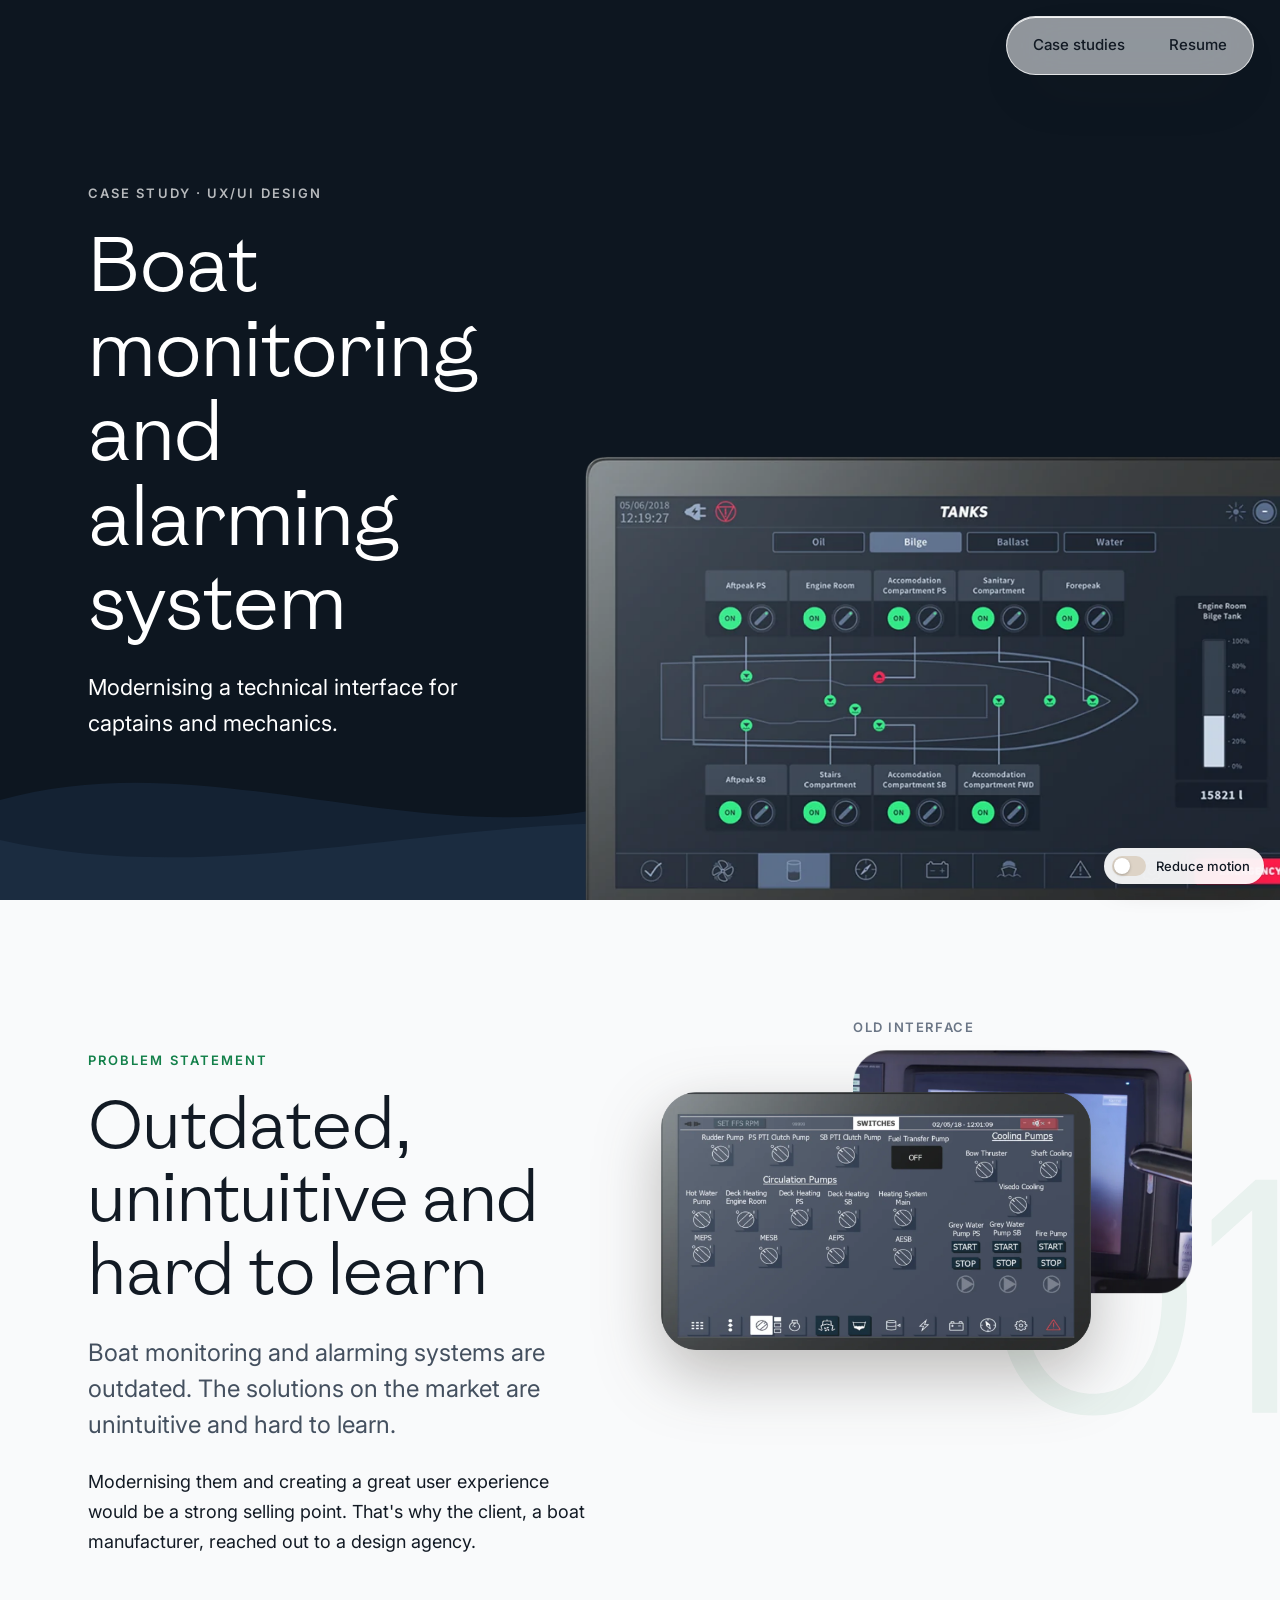
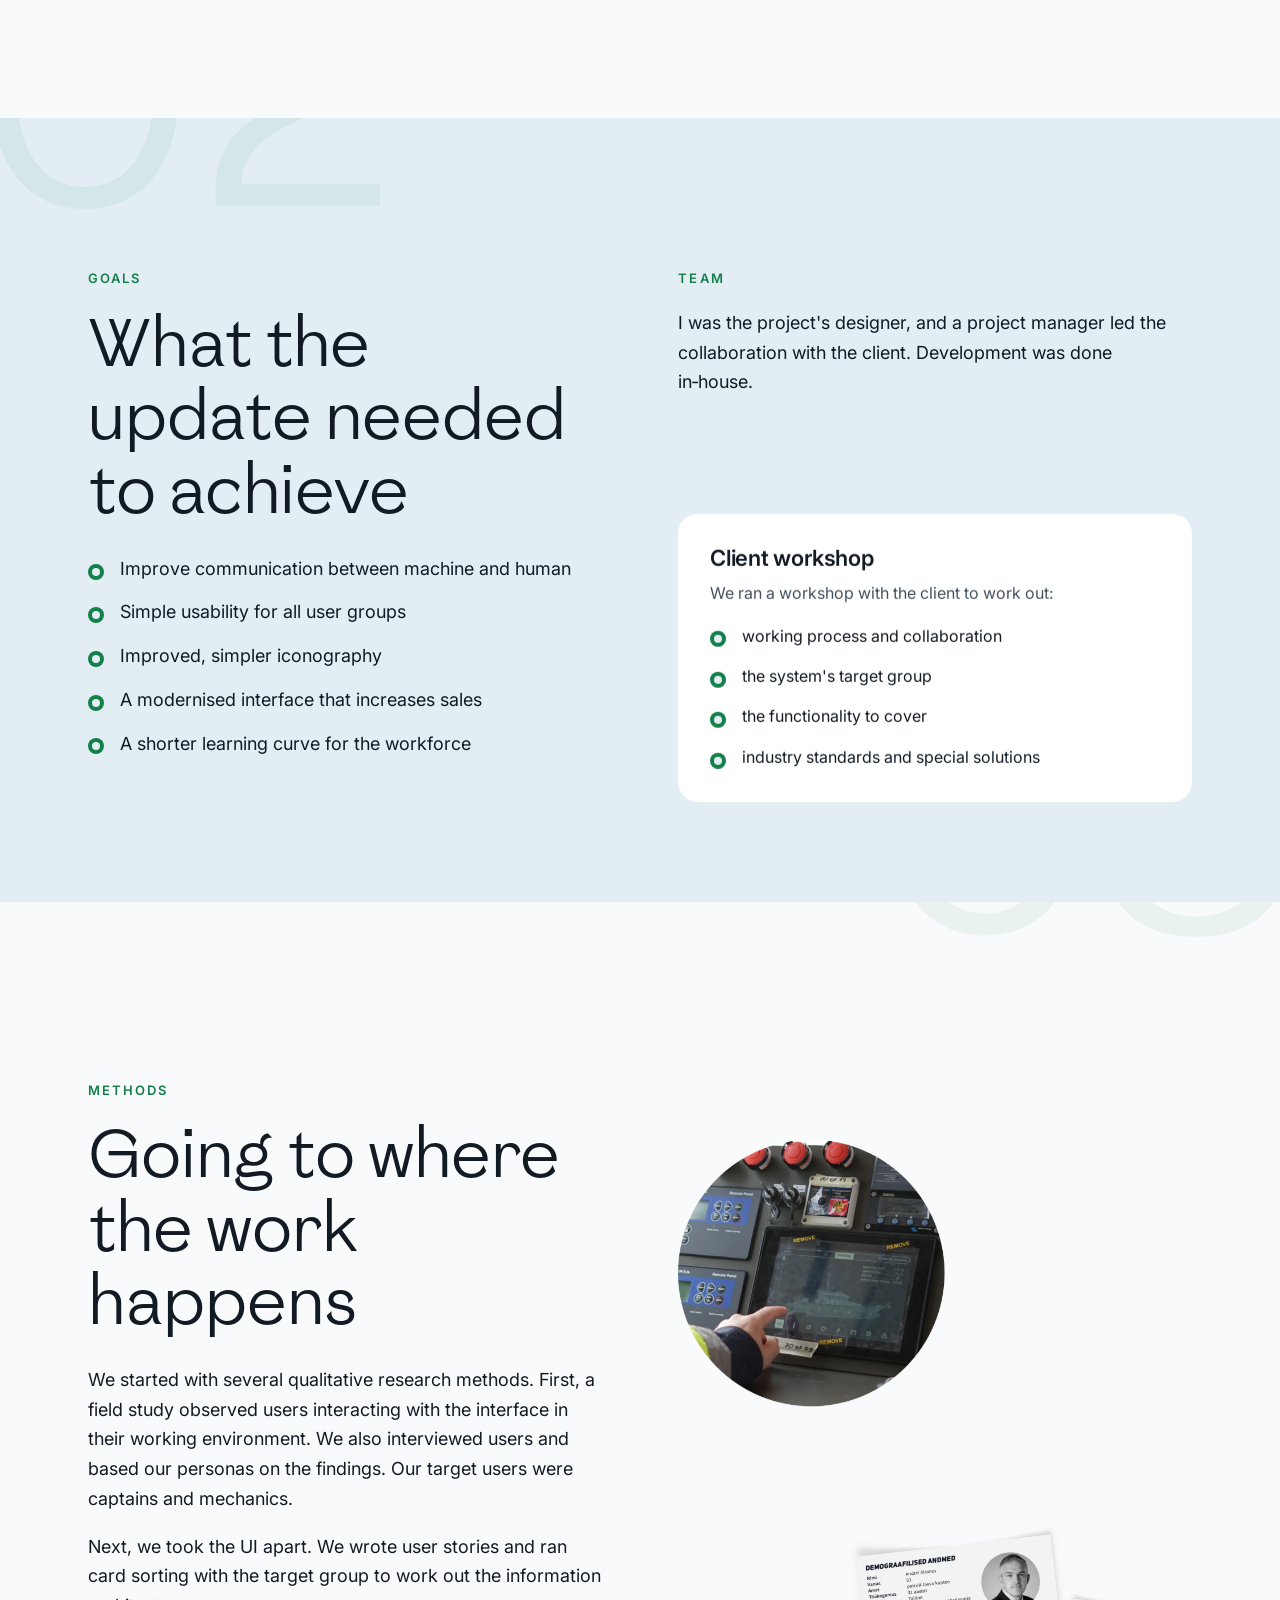
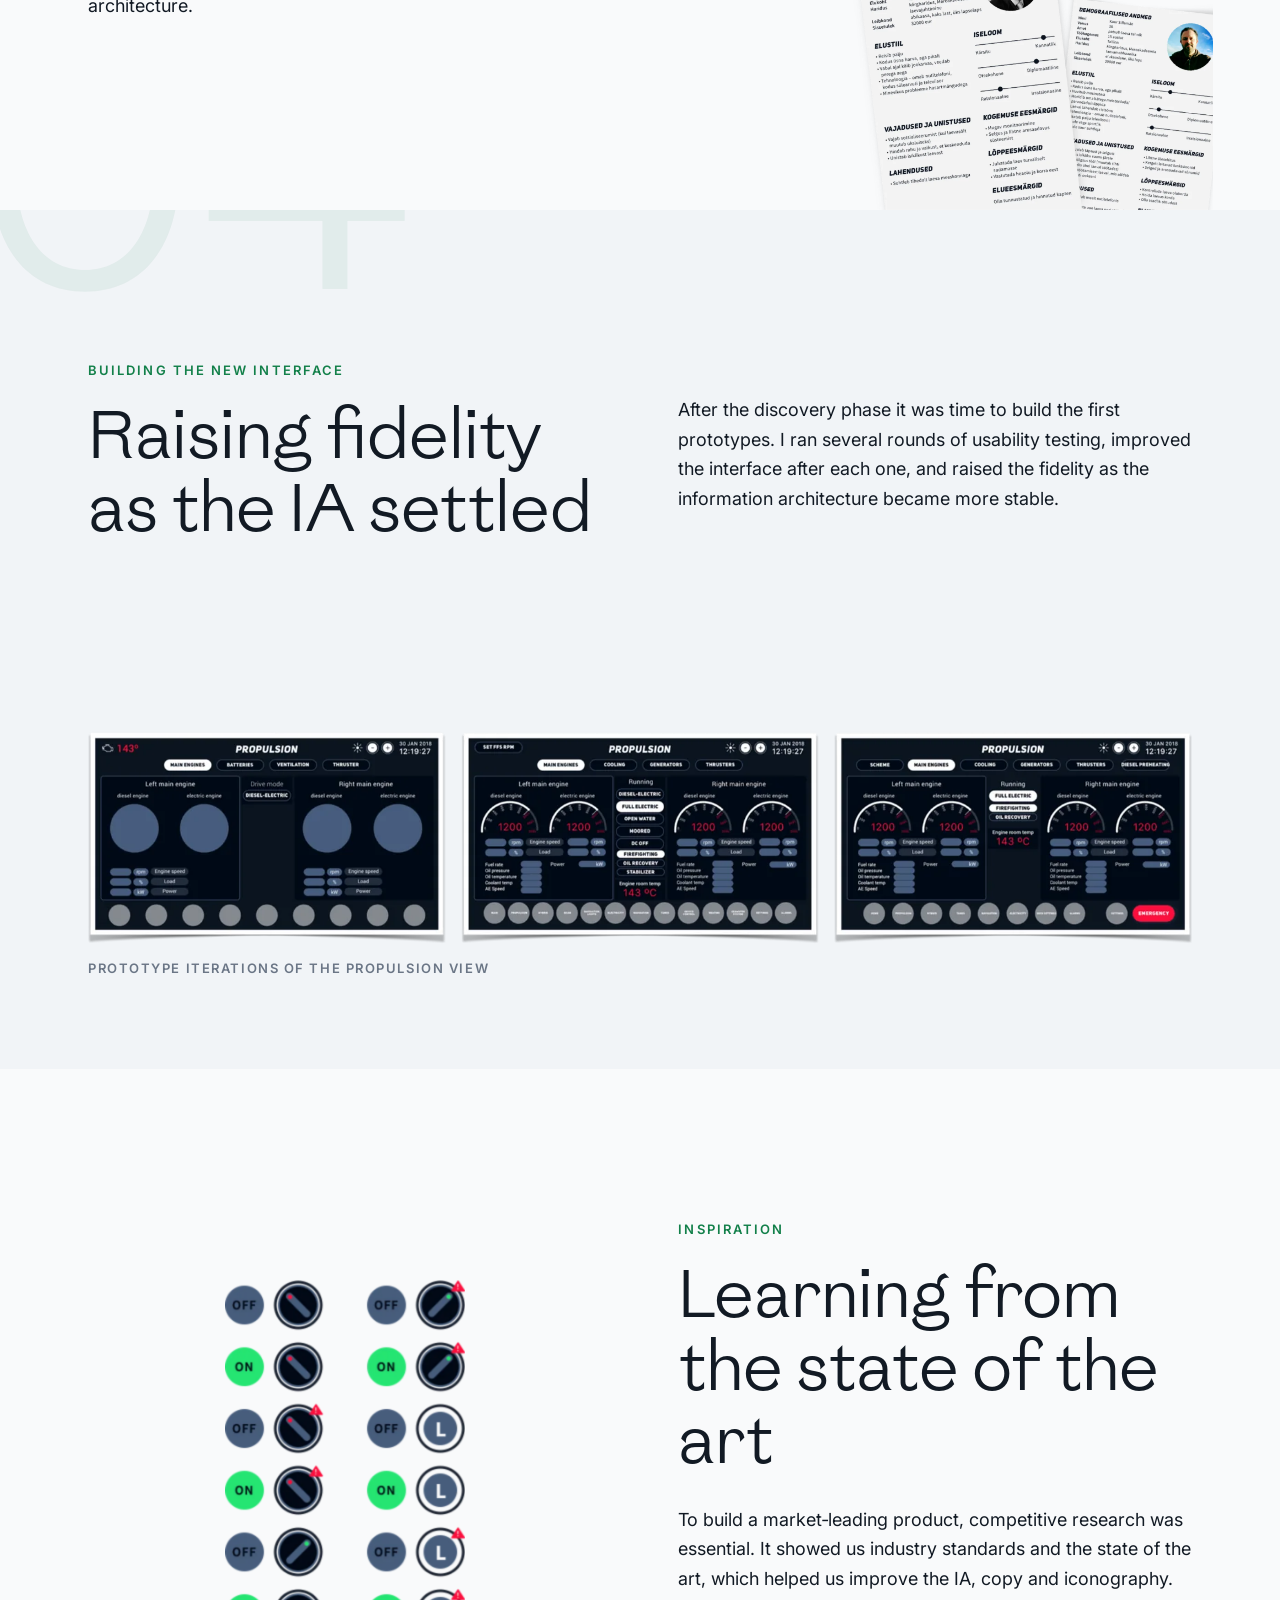
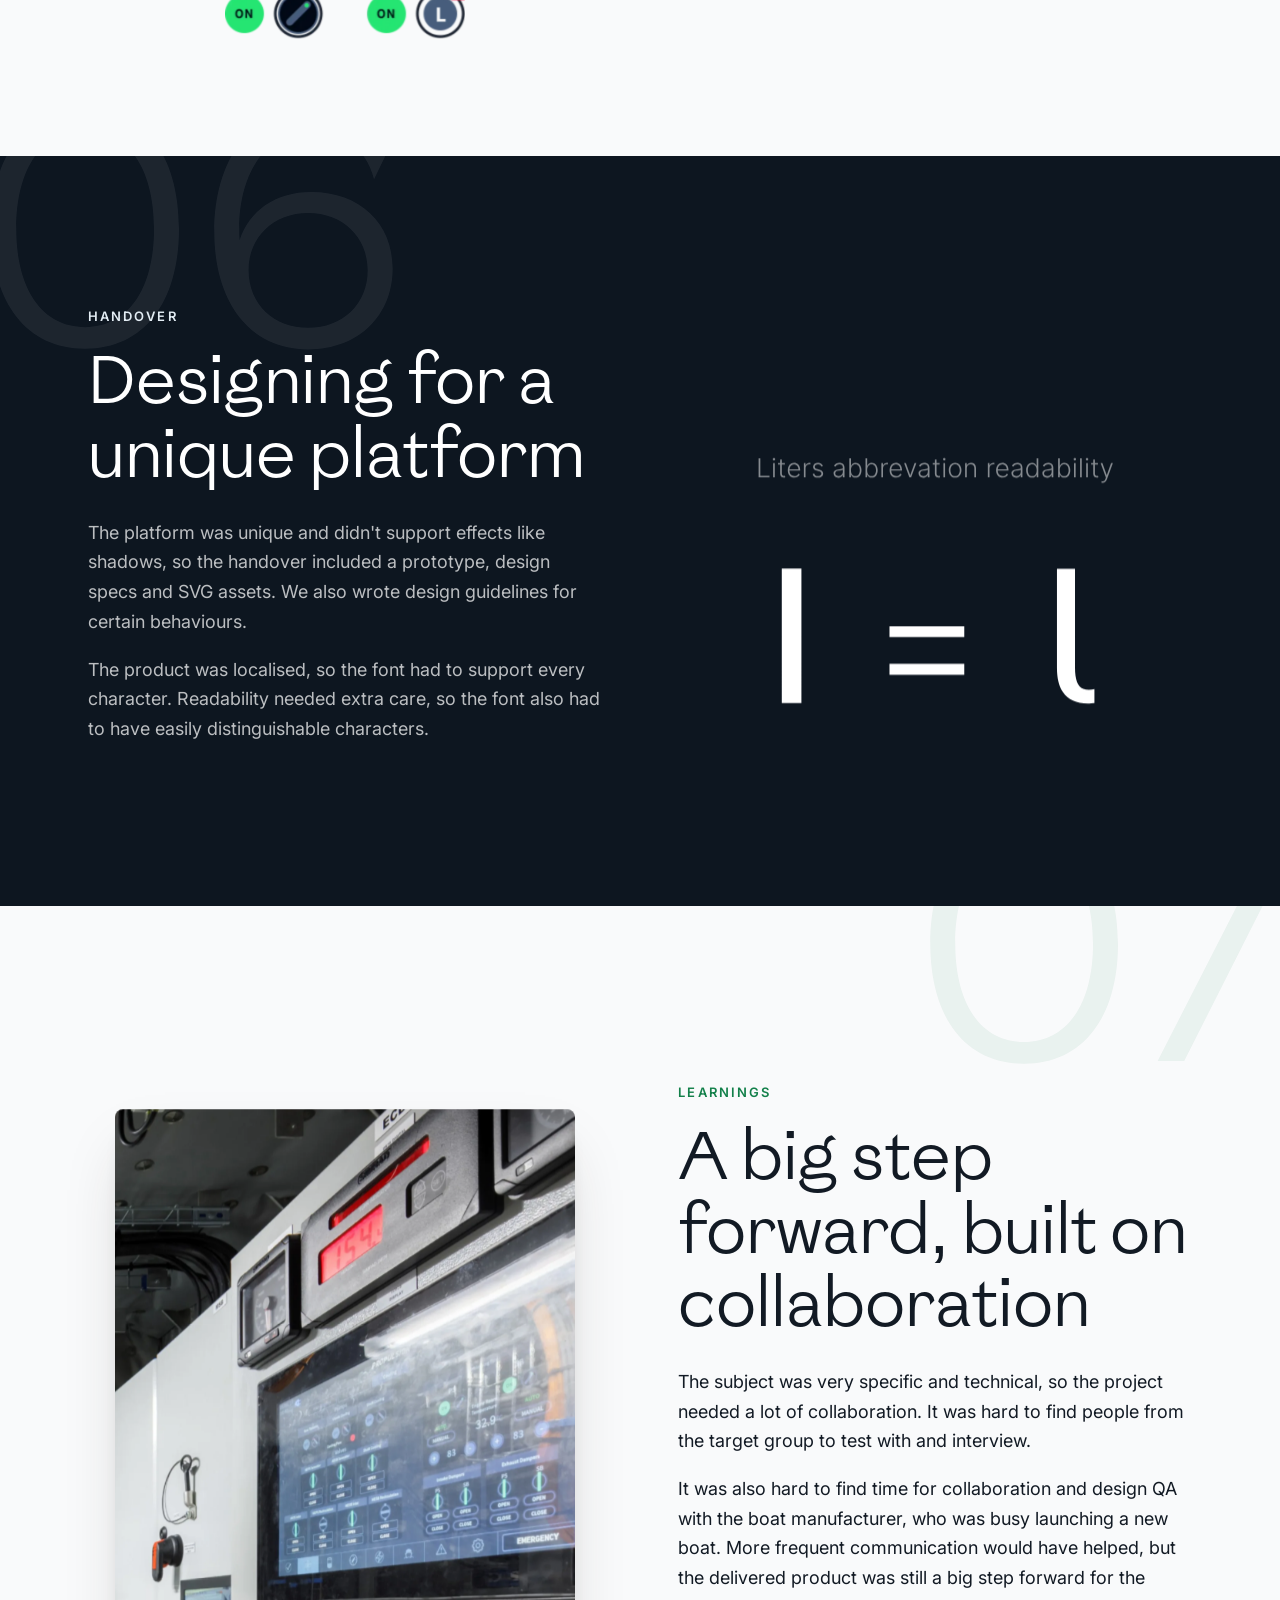
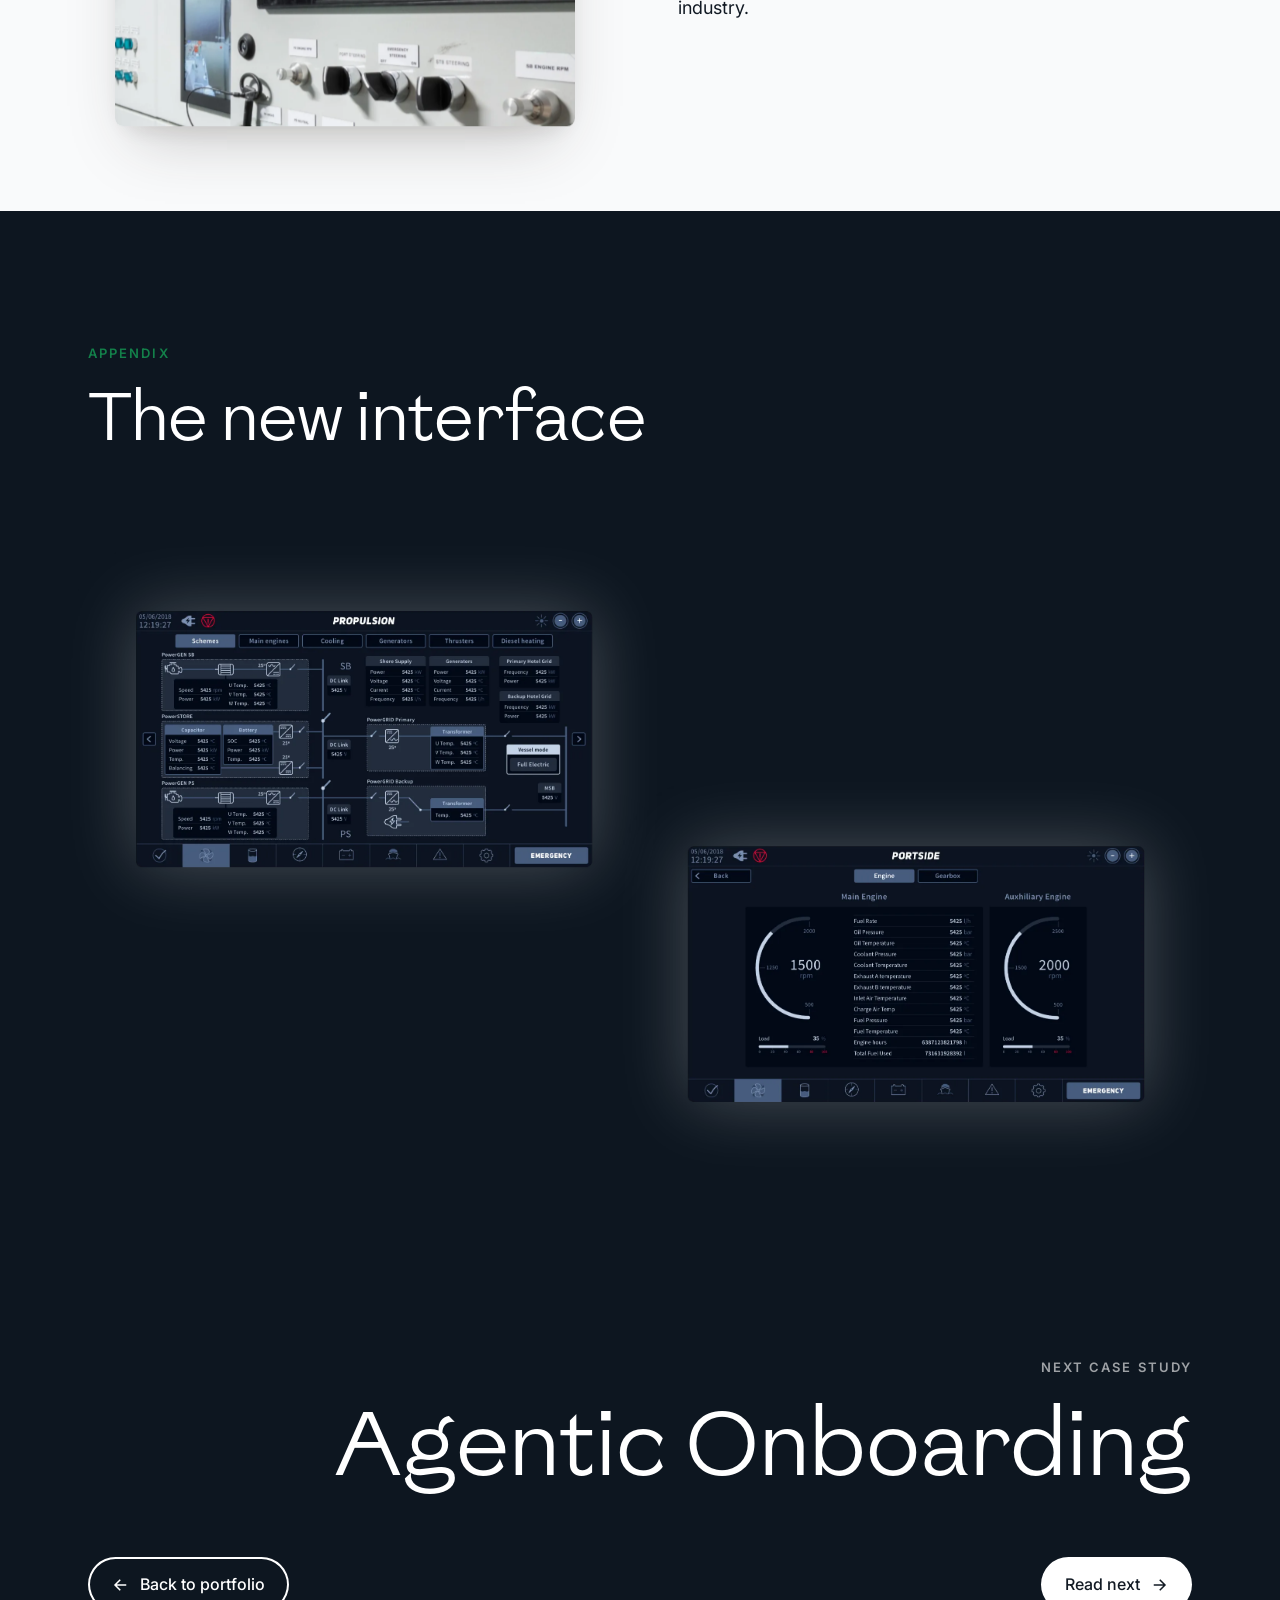
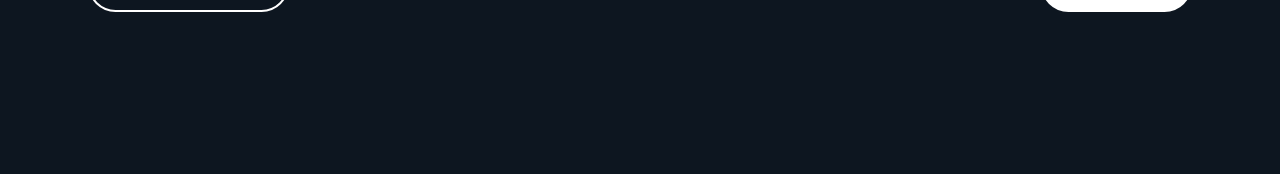
<file: work/boat-monitoring.html>
<!doctype html>
<html lang="en">
<head>
  <meta charset="utf-8">
  <meta name="viewport" content="width=device-width, initial-scale=1">
  <title>Boat monitoring and alarming system — Margit Urva</title>
  <meta name="description" content="Case study: redesigning a boat monitoring and alarming interface.">
  <link rel="preconnect" href="https://fonts.googleapis.com">
  <link rel="preconnect" href="https://fonts.gstatic.com" crossorigin>
  <link href="https://fonts.googleapis.com/css2?family=Inter:wght@300;400;500;600;700&display=swap" rel="stylesheet">
  <link rel="stylesheet" href="../assets/css/style.css?v=20261107a">
  <script>try{var m=localStorage.getItem("reduce-motion");if(m==="1"||(m===null&&matchMedia("(prefers-reduced-motion: reduce)").matches))document.documentElement.classList.add("reduce-motion")}catch(e){}</script>
</head>
<body class="theme-boat">
  <div class="progress" aria-hidden="true"></div>
  <header class="site-header">
    <div class="container">
      <nav class="nav" aria-label="Main">
        <a href="../#work">Case studies</a>
        <a href="../resume.html">Resume</a>
      </nav>
    </div>
  </header>

  <main>
    <section class="cs-hero cs-hero--bleed">
      <!-- Layered "sea" -->
      <svg class="shape" style="left:0;bottom:-40px;width:100%;height:260px" viewBox="0 0 1440 260" preserveAspectRatio="none" data-speed="-0.1" aria-hidden="true"><path d="M0 120 C 240 60 480 180 720 120 S 1200 60 1440 120 V260 H0Z" style="fill:var(--wave-a)"/></svg>
      <svg class="shape" style="left:0;bottom:-60px;width:100%;height:220px" viewBox="0 0 1440 220" preserveAspectRatio="none" data-speed="-0.25" aria-hidden="true"><path d="M0 100 C 300 160 600 40 900 100 S 1300 160 1440 90 V220 H0Z" style="fill:var(--wave-b)"/></svg>
      <div class="container cs-hero__inner">
        <div>
          <span class="eyebrow reveal">Case study · UX/UI design</span>
          <h1 class="reveal reveal-delay-1">Boat monitoring and alarming system</h1>
          <p class="cs-hero__sub reveal reveal-delay-2">Modernising a technical interface for captains and mechanics.</p>
        </div>
        <div class="cs-hero__visual" data-speed="0.06">
          <img class="reveal reveal-delay-1" src="../assets/img/boat/tanks.webp" alt="The redesigned monitoring system's Tanks view, showing bilge pumps along the hull on a console display" style="box-shadow:none;border-radius:0">
        </div>
      </div>
      <div class="scroll-cue" aria-hidden="true">Scroll</div>
    </section>

    <section class="chapter">
      <span class="ghost" data-speed="-0.25" aria-hidden="true">01</span>
      <div class="container split">
        <div class="reveal">
          <span class="eyebrow">Problem statement</span>
          <h2>Outdated, unintuitive and hard to learn</h2>
          <p class="lead">Boat monitoring and alarming systems are outdated. The solutions on the market are unintuitive and hard to learn.</p>
          <p>Modernising them and creating a great user experience would be a strong selling point. That's why the client, a boat manufacturer, reached out to a design agency.</p>
        </div>
        <div style="position:relative;min-height:480px">
          <div style="position:absolute;right:0;top:0;width:66%" data-speed="0.06">
            <p class="frame-caption" style="margin:0 0 12px">Old interface</p>
            <img class="reveal" src="../assets/img/boat/old-photo.webp" alt="Photo of the old monitoring screen on board" loading="lazy">
          </div>
          <div style="position:absolute;left:-3.4%;top:212px;width:83.8%" data-speed="0.22">
            <img class="reveal reveal-delay-1" src="../assets/img/boat/old-interface.webp" alt="Switches view of the monitoring system with pump and cooling controls" loading="lazy" style="filter:drop-shadow(0 24px 32px rgba(46, 40, 34, 0.3))">
          </div>
        </div>
      </div>
    </section>

    <section class="chapter chapter--accent">
      <span class="ghost ghost--left" data-speed="-0.2" aria-hidden="true">02</span>
      <div class="container split" style="align-items:start">
        <div class="reveal">
          <span class="eyebrow">Goals</span>
          <h2>What the update needed to achieve</h2>
          <ul class="ticks">
            <li>Improve communication between machine and human</li>
            <li>Simple usability for all user groups</li>
            <li>Improved, simpler iconography</li>
            <li>A modernised interface that increases sales</li>
            <li>A shorter learning curve for the workforce</li>
          </ul>
        </div>
        <div class="reveal reveal-delay-1">
          <span class="eyebrow">Team</span>
          <p style="margin-top:16px">I was the project's designer, and a project manager led the collaboration with the client. Development was done in‑house.</p>
          <div class="card" style="margin-top:32px" data-speed="0.08">
            <h3>Client workshop</h3>
            <p>We ran a workshop with the client to work out:</p>
            <ul class="ticks" style="font-size:16px">
              <li>working process and collaboration</li>
              <li>the system's target group</li>
              <li>the functionality to cover</li>
              <li>industry standards and special solutions</li>
            </ul>
          </div>
        </div>
      </div>
    </section>

    <section class="chapter">
      <span class="ghost" data-speed="-0.25" aria-hidden="true">03</span>
      <div class="container split">
        <div class="reveal">
          <span class="eyebrow">Methods</span>
          <h2>Going to where the work happens</h2>
          <p>We started with several qualitative research methods. First, a field study observed users interacting with the interface in their working environment. We also interviewed users and based our personas on the findings. Our target users were captains and mechanics.</p>
          <p>Next, we took the UI apart. We wrote user stories and ran card sorting with the target group to work out the information architecture.</p>
        </div>
        <div class="anchor-bottom-stage" style="position:relative;min-height:620px">
          <div style="position:absolute;left:0;top:0;width:52%" data-speed="0.06">
            <img class="reveal" src="../assets/img/boat/field-study.webp" alt="Field study: a user operating the on-board panel" loading="lazy">
          </div>
          <!-- The personas image is cropped at its bottom edge, so it sits flush with the section's bottom -->
          <div class="anchor-bottom" style="position:absolute;right:-4%;width:72%">
            <img class="reveal reveal-delay-1" src="../assets/img/boat/personas.webp" alt="User personas for a captain and a mechanic" loading="lazy">
          </div>
        </div>
      </div>
    </section>

    <section class="chapter chapter--soft">
      <span class="ghost ghost--left" data-speed="-0.2" aria-hidden="true">04</span>
      <div class="container">
        <div class="split">
          <div class="reveal">
            <span class="eyebrow">Building the new interface</span>
            <h2>Raising fidelity as the IA settled</h2>
          </div>
          <p class="reveal reveal-delay-1">After the discovery phase it was time to build the first prototypes. I ran several rounds of usability testing, improved the interface after each one, and raised the fidelity as the information architecture became more stable.</p>
        </div>
        <div style="margin-top:72px" data-speed="0.06">
          <img class="reveal" src="../assets/img/boat/iterations.webp" alt="Propulsion view prototypes across testing rounds" loading="lazy" style="width:100%">
          <p class="frame-caption">Prototype iterations of the propulsion view</p>
        </div>
      </div>
    </section>

    <section class="chapter">
      <span class="ghost" data-speed="-0.25" aria-hidden="true">05</span>
      <div class="container split split--reverse">
        <div class="reveal">
          <span class="eyebrow">Inspiration</span>
          <h2>Learning from the state of the art</h2>
          <p>To build a market‑leading product, competitive research was essential. It showed us industry standards and the state of the art, which helped us improve the IA, copy and iconography.</p>
        </div>
        <div data-speed="0.14" style="max-width:240px;margin:0 auto">
          <img class="reveal reveal-delay-1" src="../assets/img/boat/switch-icons.webp" alt="Switch and toggle icon states: on, off, warning and local control" loading="lazy">
        </div>
      </div>
    </section>

    <section class="chapter chapter--dark" style="background:var(--dark)">
      <span class="ghost ghost--left" data-speed="-0.2" aria-hidden="true" style="color:#fff">06</span>
      <div class="container split">
        <div class="reveal">
          <span class="eyebrow">Handover</span>
          <h2>Designing for a unique platform</h2>
          <p class="muted">The platform was unique and didn't support effects like shadows, so the handover included a prototype, design specs and SVG assets. We also wrote design guidelines for certain behaviours.</p>
          <p class="muted">The product was localised, so the font had to support every character. Readability needed extra care, so the font also had to have easily distinguishable characters.</p>
        </div>
        <div data-speed="0.12" style="max-width:420px;margin:0 auto;width:100%">
          <img class="reveal reveal-delay-1" src="../assets/img/boat/litre-glyph.svg" alt="Litres abbreviation readability: a lowercase l compared with a distinguishable l" loading="lazy" style="width:100%">
        </div>
      </div>
    </section>

    <section class="chapter">
      <span class="ghost" data-speed="-0.25" aria-hidden="true">07</span>
      <div class="container split split--reverse">
        <div class="reveal">
          <span class="eyebrow">Learnings</span>
          <h2>A big step forward, built on collaboration</h2>
          <p>The subject was very specific and technical, so the project needed a lot of collaboration. It was hard to find people from the target group to test with and interview.</p>
          <p>It was also hard to find time for collaboration and design QA with the boat manufacturer, who was busy launching a new boat. More frequent communication would have helped, but the delivered product was still a big step forward for the industry.</p>
        </div>
        <div data-speed="0.1" style="max-width:460px;width:100%;margin:0 auto">
          <div class="frame reveal reveal-delay-1"><img src="../assets/img/boat/on-board.webp" alt="The new interface installed in a boat's control panel" loading="lazy"></div>
        </div>
      </div>
    </section>

    <section class="band" style="background:var(--dark);color:#fff">
      <div class="container">
        <span class="eyebrow" style="color:var(--accent)">Appendix</span>
        <h2 style="font-size:clamp(40px,5.2vw,72px);font-weight:400;margin:14px 0 0">The new interface</h2>
        <div class="band__stage" style="margin-top:56px;min-height:560px">
          <div style="position:absolute;left:-2%;top:0;width:54%" data-speed="0.06">
            <img src="../assets/img/boat/propulsion-scheme.webp" alt="Propulsion scheme view of the electrical system" loading="lazy">
          </div>
          <div style="position:absolute;right:-2%;top:150px;width:54%" data-speed="0.22">
            <img src="../assets/img/boat/propulsion-engine.webp" alt="Portside main and auxiliary engine view" loading="lazy">
          </div>
        </div>
      </div>
    </section>

    <section class="next">
      <div class="container next__row">
        <a class="btn btn--ghost next__back" href="../#work">
          <svg viewBox="0 0 24 24" fill="none" stroke="currentColor" stroke-width="2" aria-hidden="true"><path d="M19 12H5M11 5l-7 7 7 7"/></svg>
          Back to portfolio
        </a>
        <a class="next__link" href="agentic-onboarding.html">
          <span class="eyebrow">Next case study</span>
          <h2>Agentic Onboarding</h2>
          <span class="btn next__cta">Read next
            <svg viewBox="0 0 24 24" fill="none" stroke="currentColor" stroke-width="2" aria-hidden="true"><path d="M5 12h14M13 5l7 7-7 7"/></svg>
          </span>
        </a>
      </div>
    </section>
  </main>


  <script src="../assets/js/main.js?v=20261107a"></script>
</body>
</html>
</file>
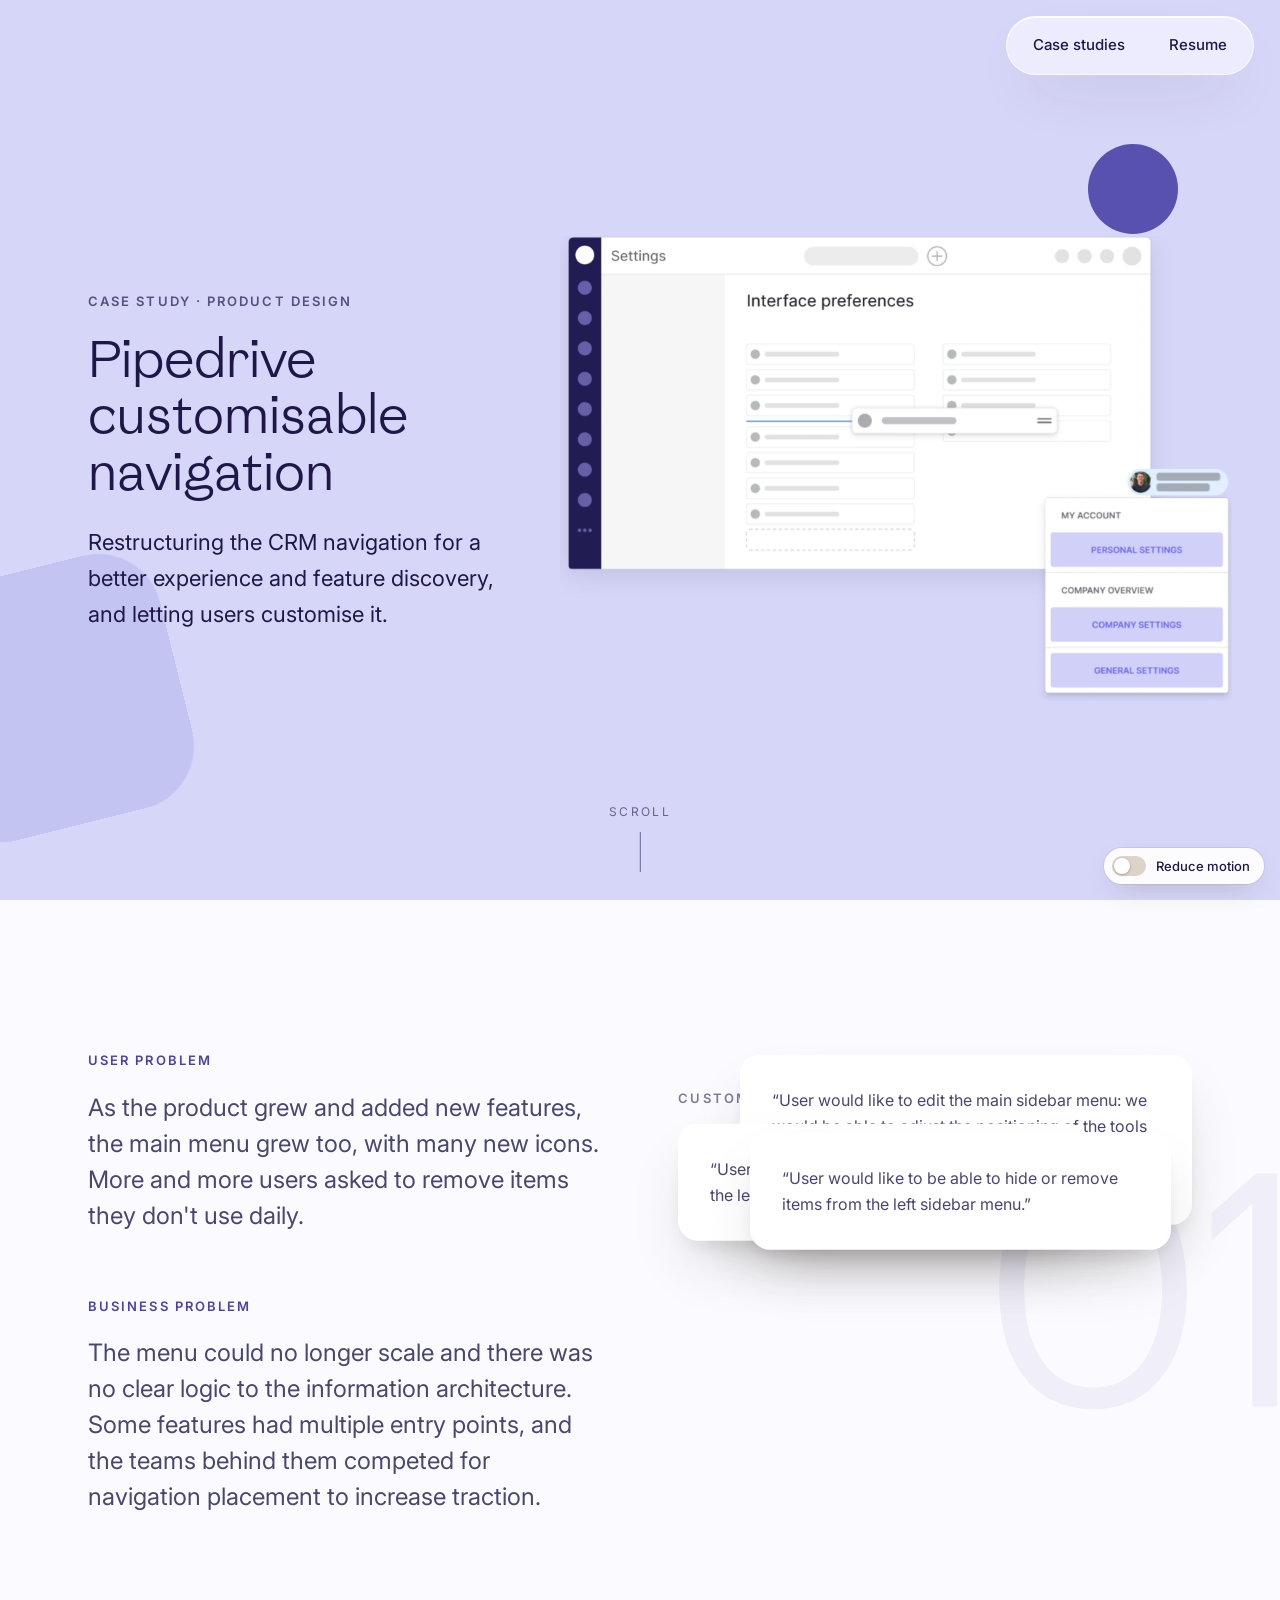
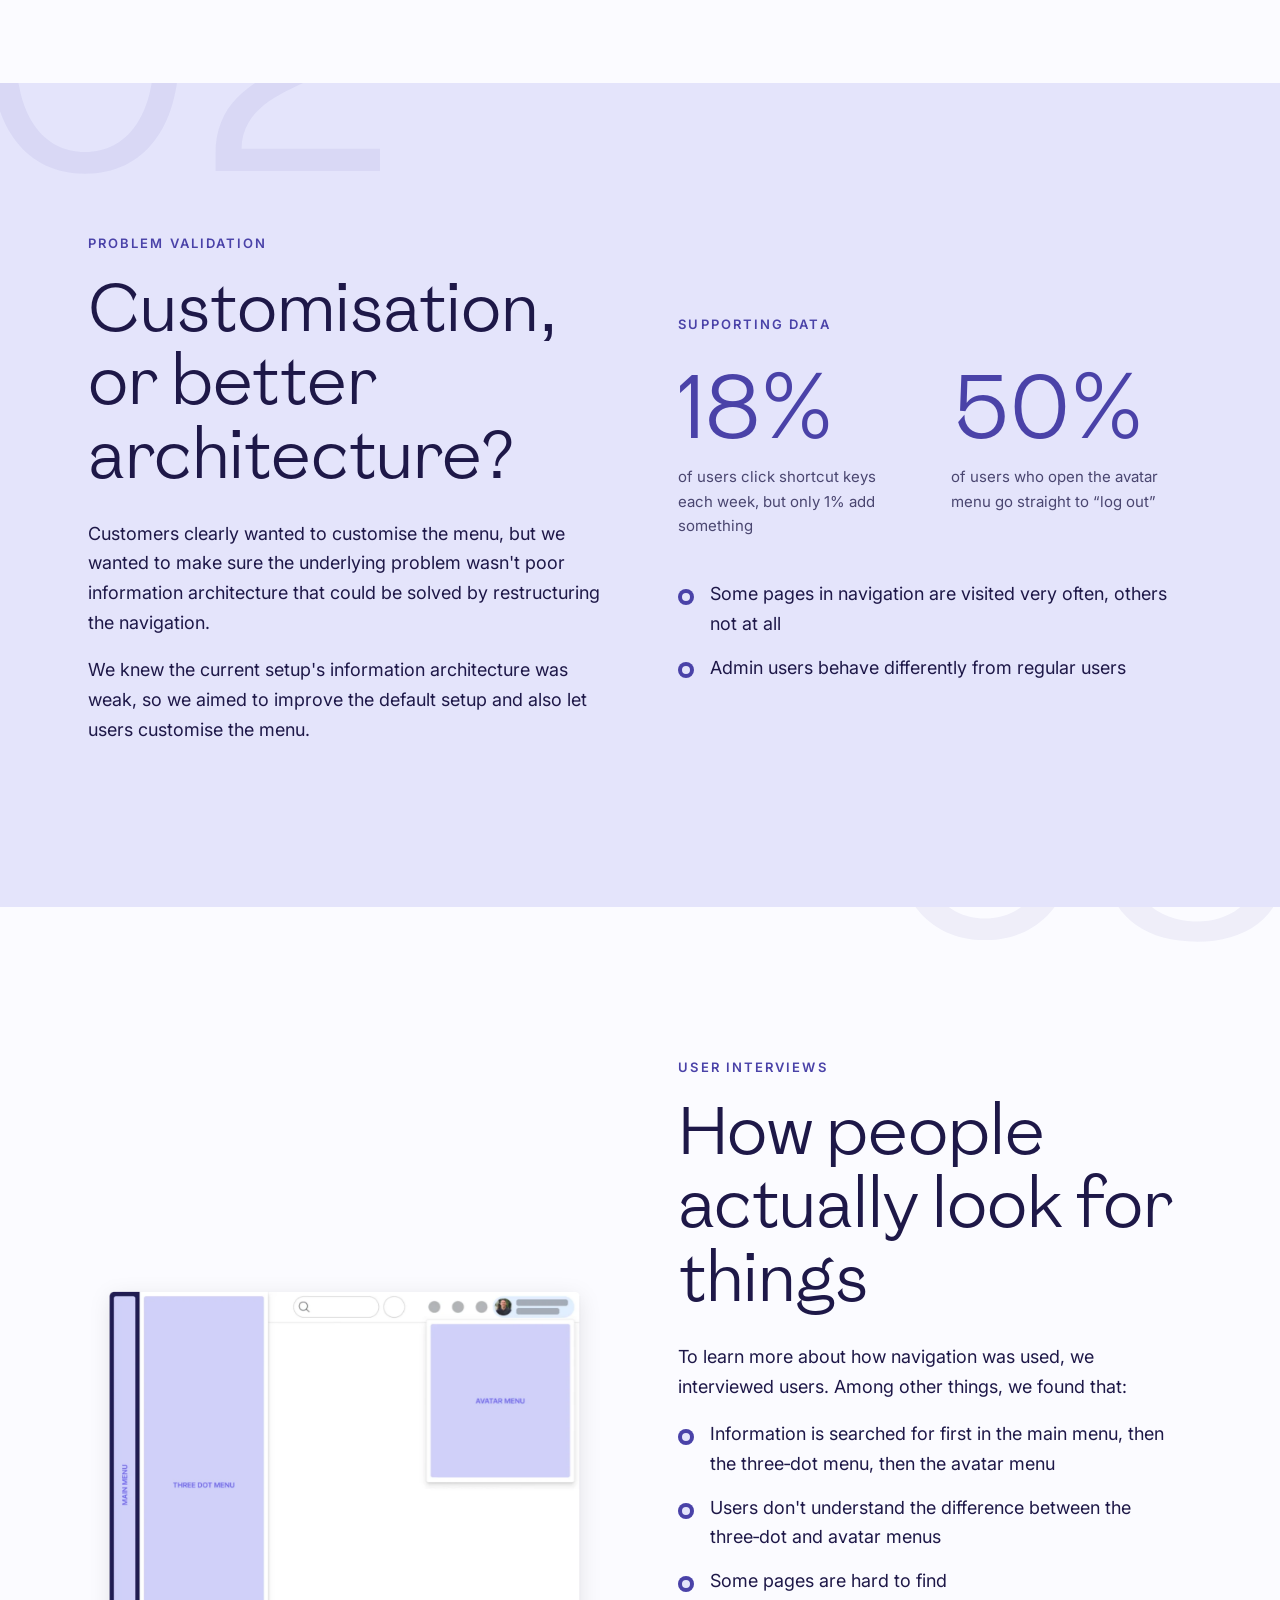
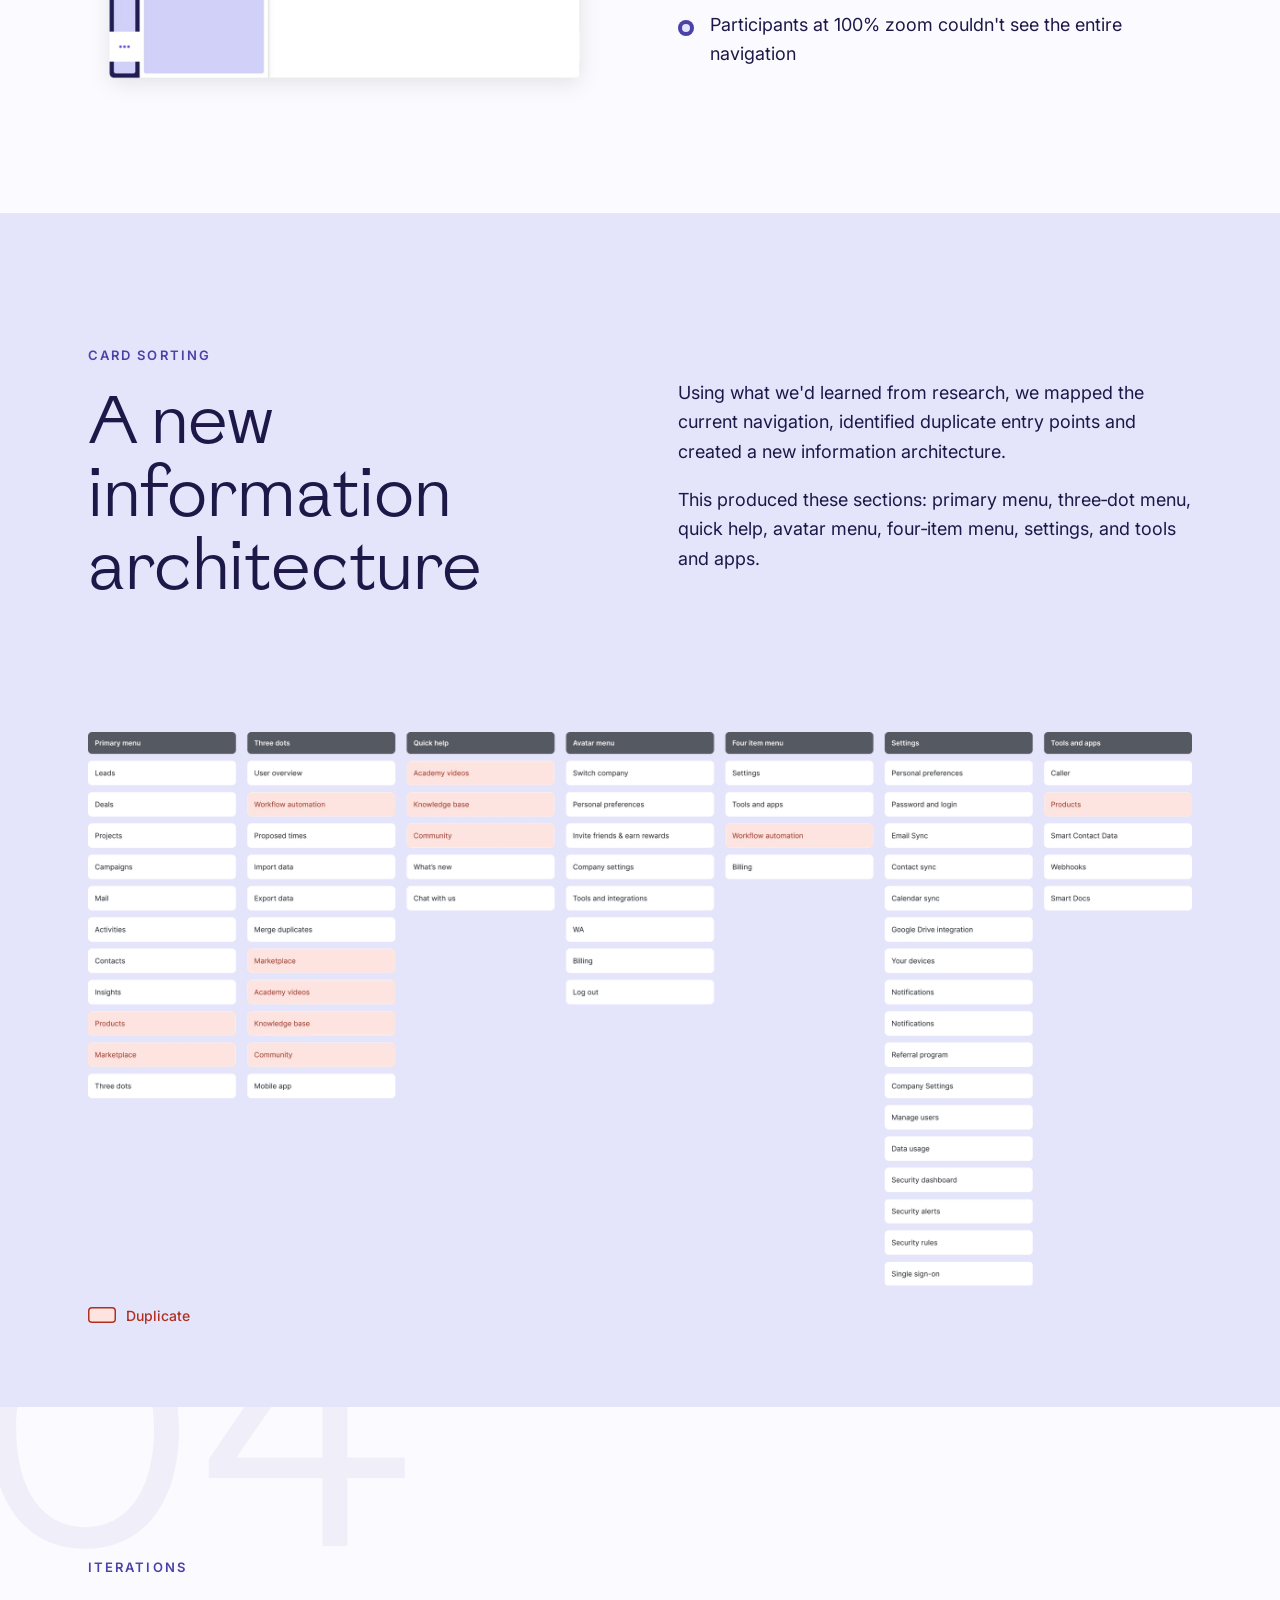
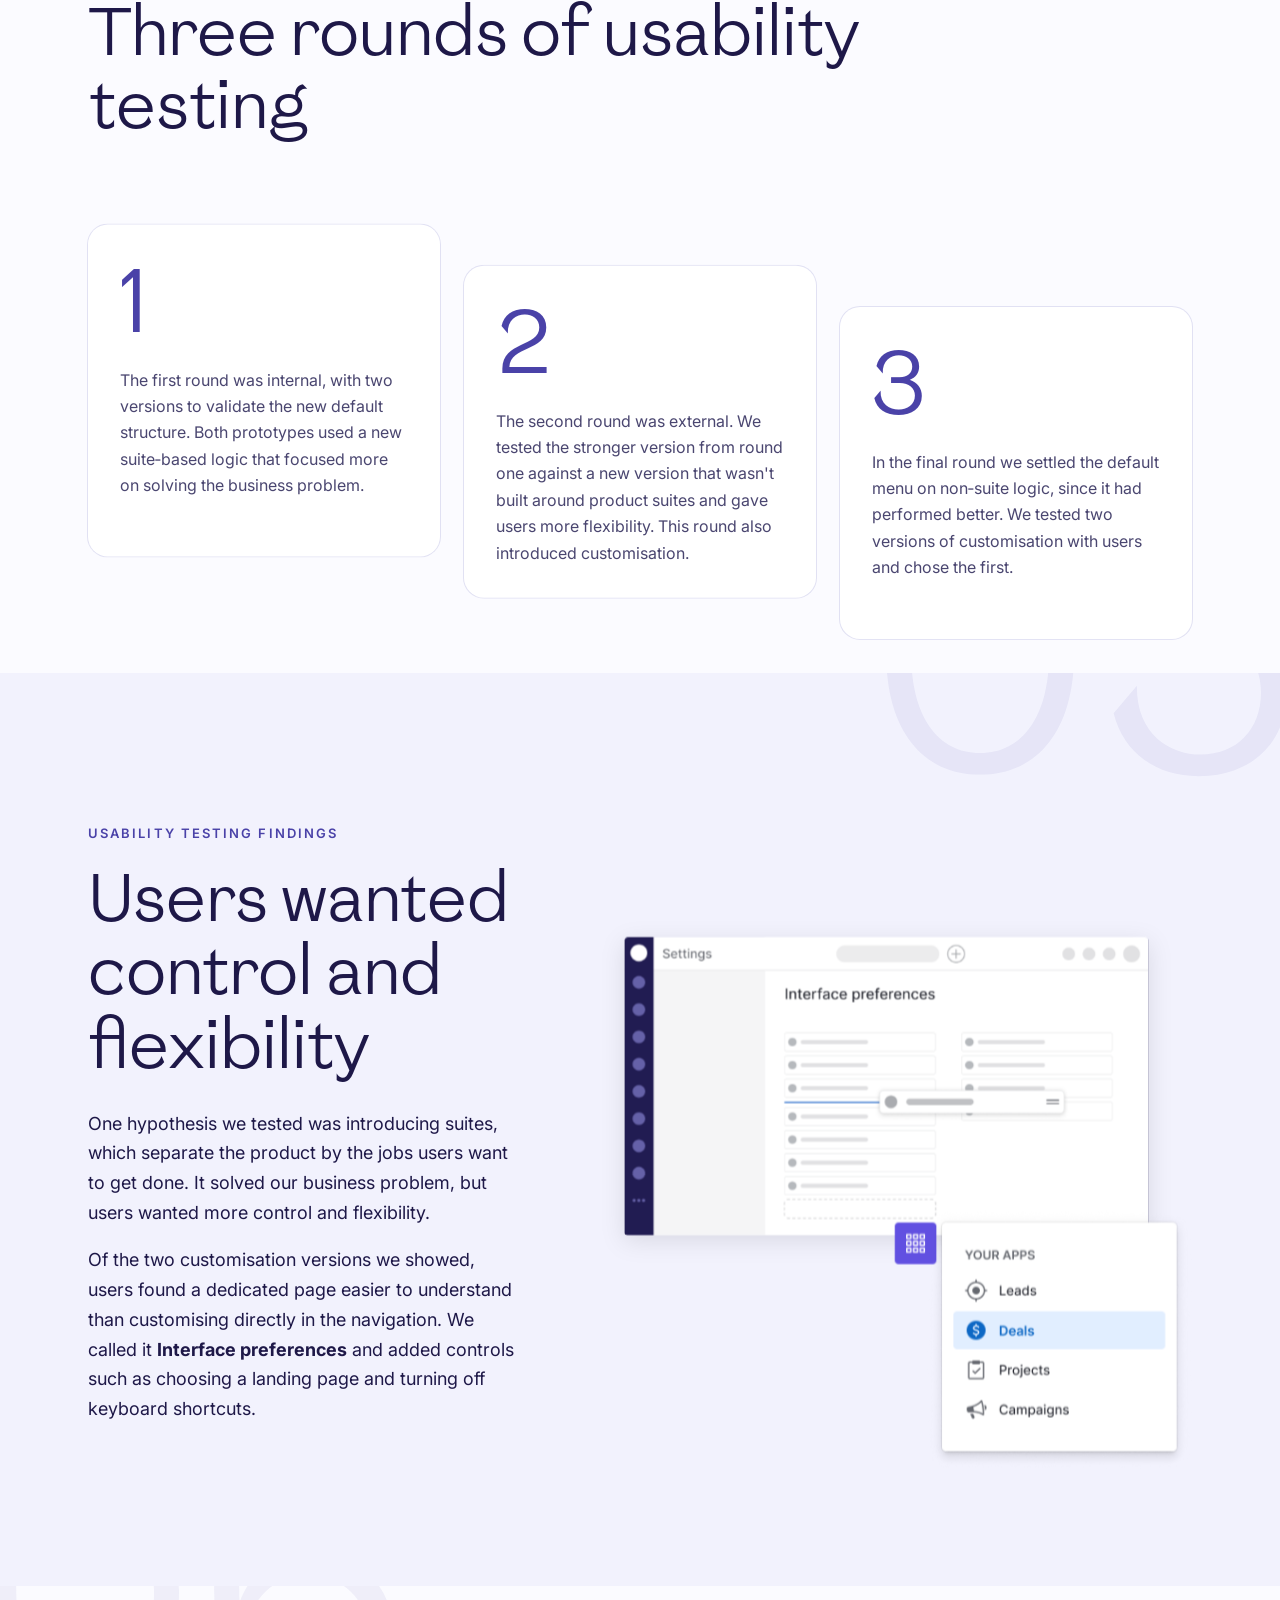
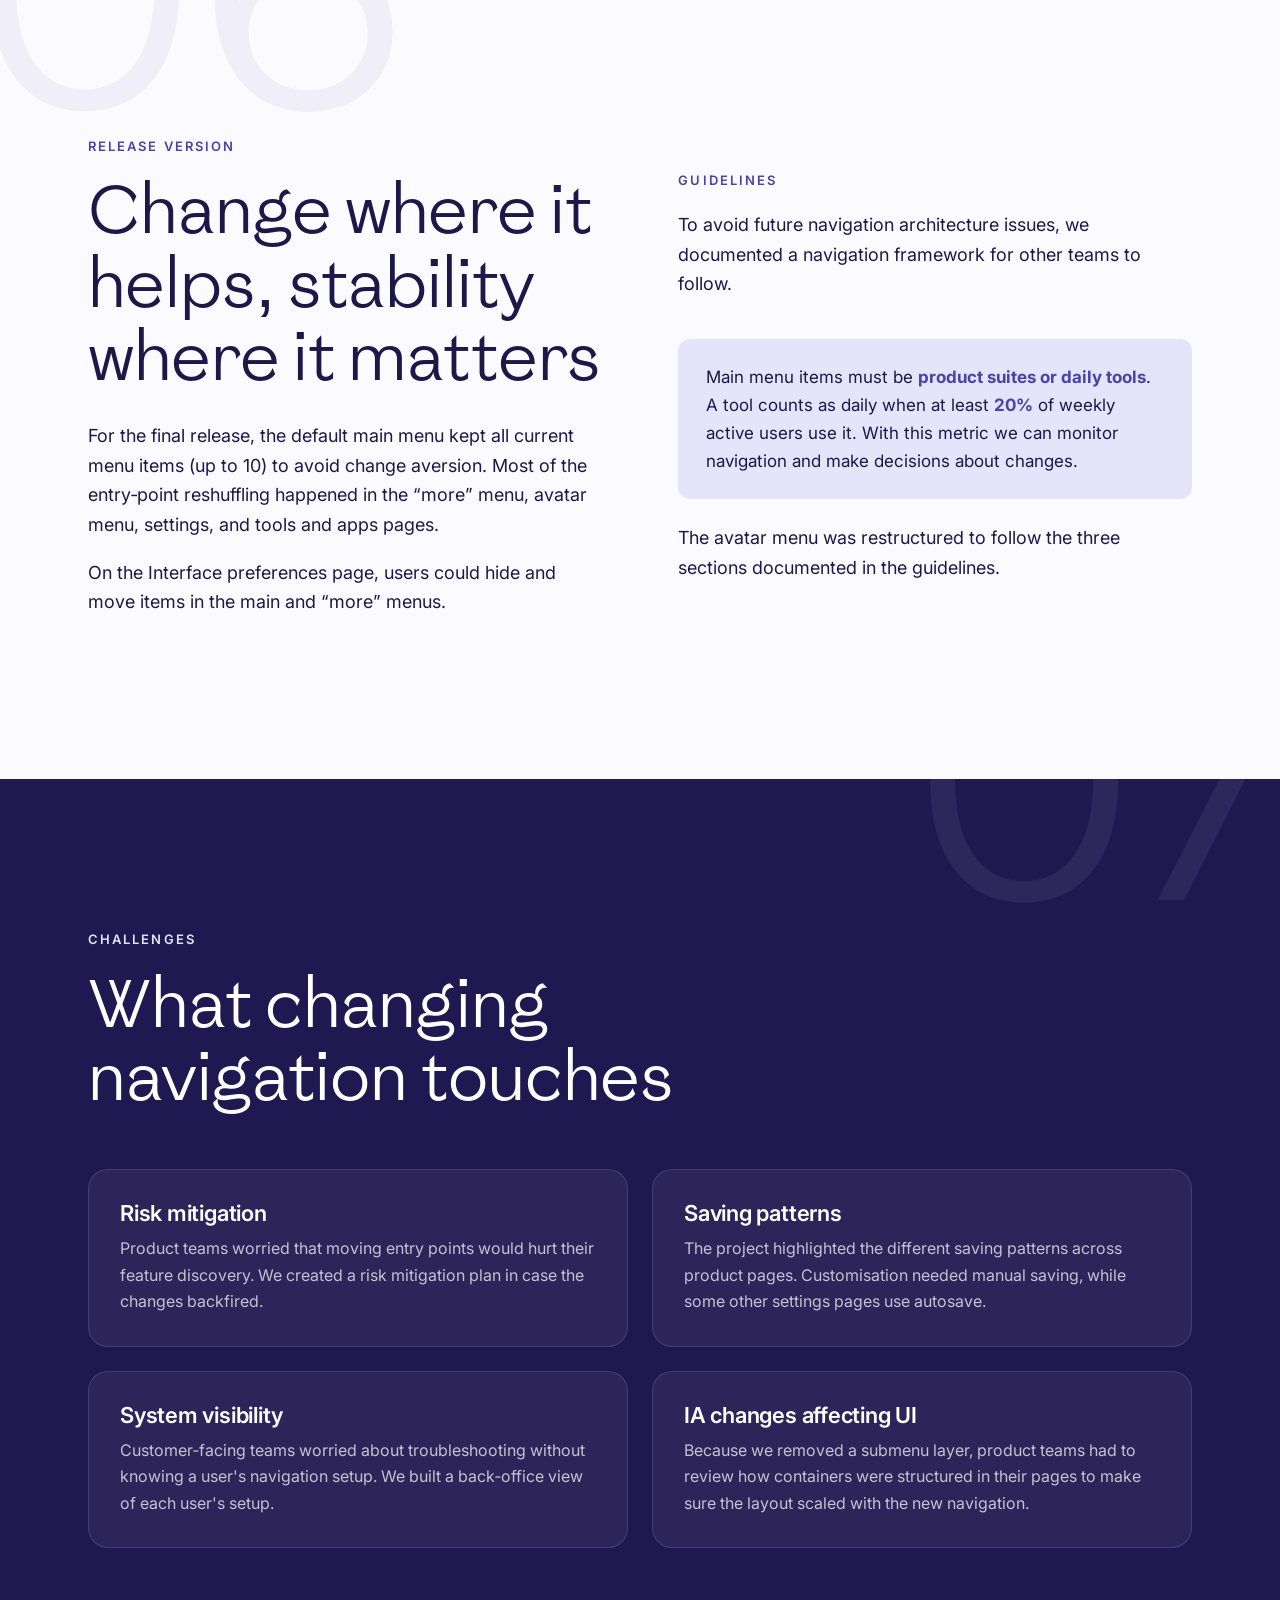
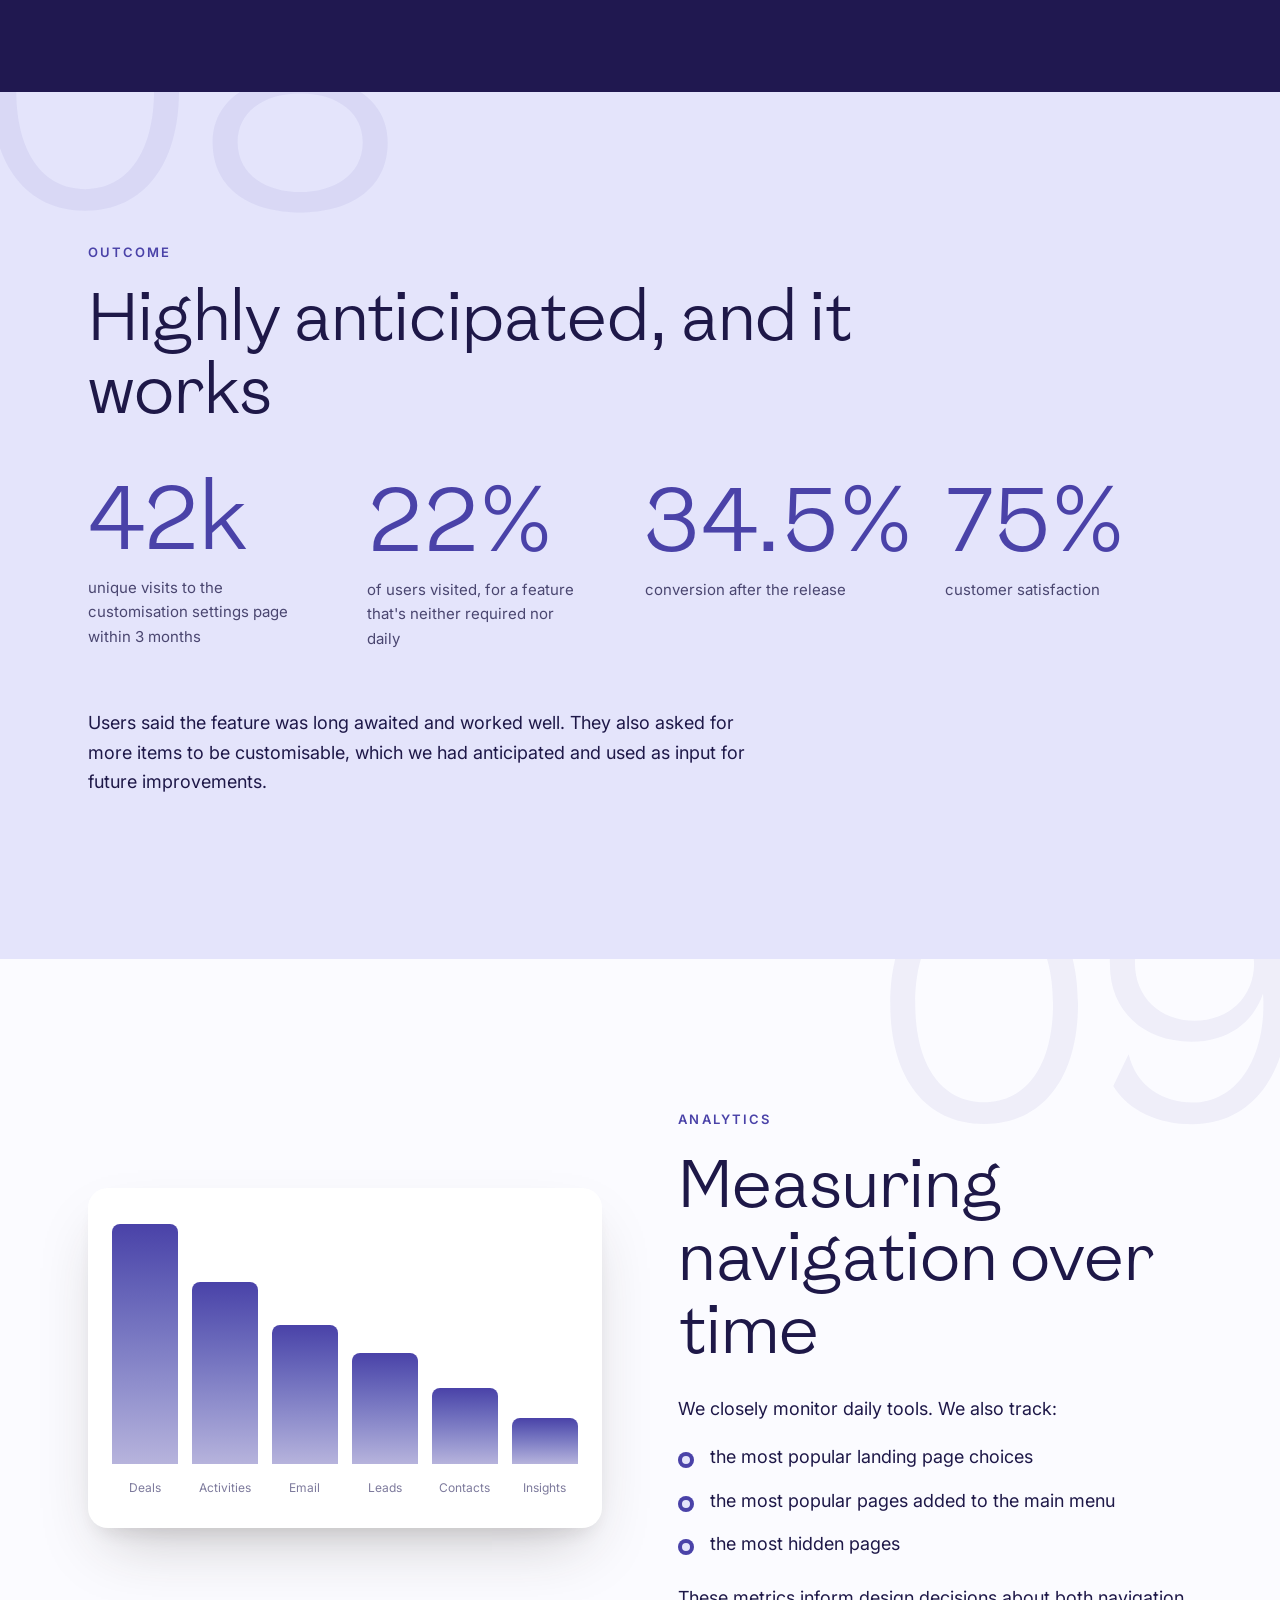
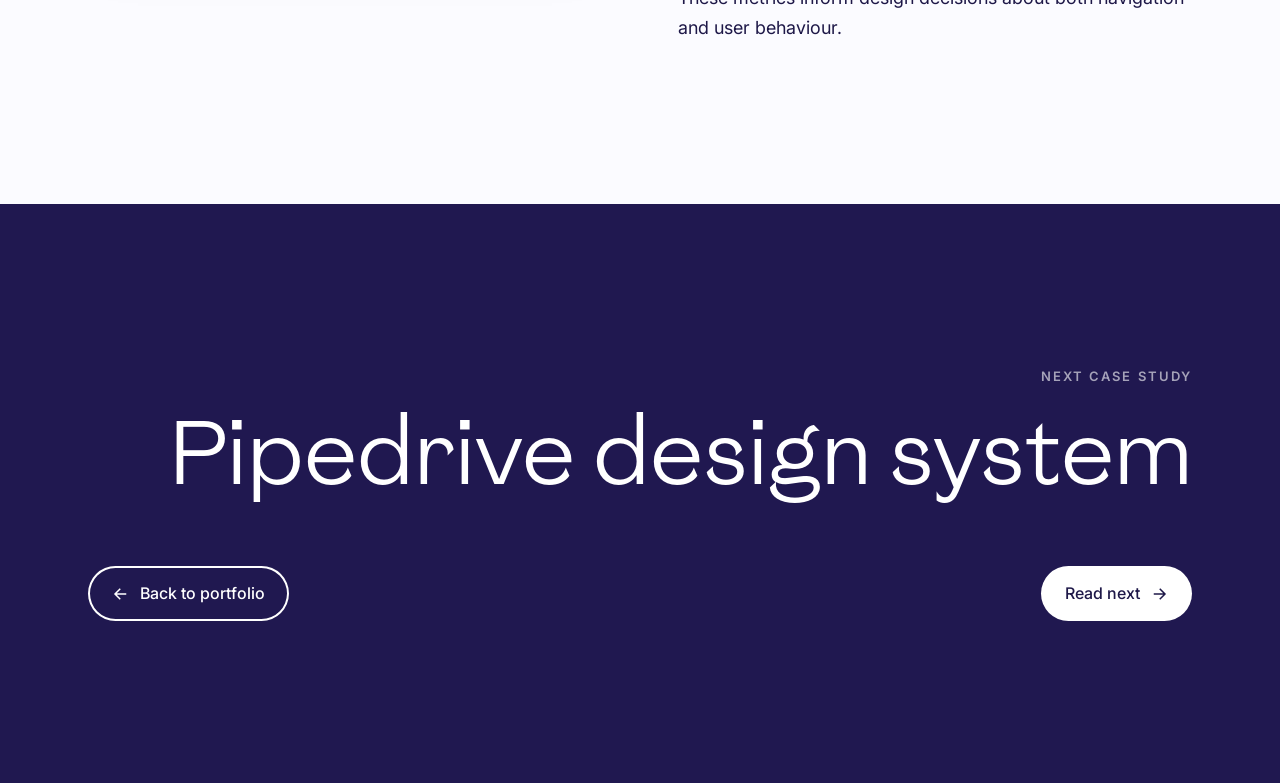
<file: work/customisable-navigation.html>
<!doctype html>
<html lang="en">
<head>
  <meta charset="utf-8">
  <meta name="viewport" content="width=device-width, initial-scale=1">
  <title>Customisable navigation — Margit Urva</title>
  <meta name="description" content="Case study: restructuring Pipedrive's navigation and letting users customise it.">
  <link rel="preconnect" href="https://fonts.googleapis.com">
  <link rel="preconnect" href="https://fonts.gstatic.com" crossorigin>
  <link href="https://fonts.googleapis.com/css2?family=Inter:wght@300;400;500;600;700&display=swap" rel="stylesheet">
  <link rel="stylesheet" href="../assets/css/style.css?v=20261107a">
  <script>try{var m=localStorage.getItem("reduce-motion");if(m==="1"||(m===null&&matchMedia("(prefers-reduced-motion: reduce)").matches))document.documentElement.classList.add("reduce-motion")}catch(e){}</script>
</head>
<body class="theme-nav">
  <div class="progress" aria-hidden="true"></div>
  <header class="site-header">
    <div class="container">
      <nav class="nav" aria-label="Main">
        <a href="../#work">Case studies</a>
        <a href="../resume.html">Resume</a>
      </nav>
    </div>
  </header>

  <main>
    <section class="cs-hero cs-hero--wide-visual">
      <span class="shape" style="width:260px;height:260px;border-radius:64px;background:var(--shape);left:-80px;bottom:8%" data-speed="0.3" data-rotate="-14" aria-hidden="true"></span>
      <span class="shape" style="width:90px;height:90px;border-radius:50%;background:var(--accent);right:8%;top:16%;opacity:.9" data-speed="0.6" aria-hidden="true"></span>
      <div class="container cs-hero__inner">
        <div>
          <span class="eyebrow reveal">Case study · Product design</span>
          <h1 class="reveal reveal-delay-1">Pipedrive customisable navigation</h1>
          <p class="cs-hero__sub reveal reveal-delay-2">Restructuring the CRM navigation for a better experience and feature discovery, and letting users customise it.</p>
        </div>
        <div class="cs-hero__visual">
          <div data-speed="0.12"><img class="reveal" src="../assets/img/navigation/interface.webp" alt="Interface preferences page where users reorder menu items, with the restructured avatar menu" style="box-shadow:none; border-radius:0"></div>
        </div>
      </div>
      <div class="scroll-cue" aria-hidden="true">Scroll</div>
    </section>

    <!-- Problem -->
    <section class="chapter">
      <span class="ghost" data-speed="-0.25" aria-hidden="true">01</span>
      <div class="container split">
        <div>
          <div class="reveal">
            <span class="eyebrow">User problem</span>
            <p class="lead" style="margin-top:16px">As the product grew and added new features, the main menu grew too, with many new icons. More and more users asked to remove items they don't use daily.</p>
          </div>
          <div class="reveal" style="margin-top:56px">
            <span class="eyebrow">Business problem</span>
            <p class="lead" style="margin-top:16px">The menu could no longer scale and there was no clear logic to the information architecture. Some features had multiple entry points, and the teams behind them competed for navigation placement to increase traction.</p>
          </div>
        </div>
        <div style="position:relative;min-height:420px" aria-label="Customer feedback">
          <p class="eyebrow" style="color:var(--muted)">Customer feedback</p>
          <div class="card reveal" style="position:absolute;top:40px;right:0;width:88%;box-shadow:var(--shadow)" data-speed="0.08">
            <p>“User would like to edit the main sidebar menu: we would be able to adjust the positioning of the tools to place tools we find most important at the top etc.”</p>
          </div>
          <div class="card reveal reveal-delay-1" style="position:absolute;top:210px;left:0;width:80%;box-shadow:var(--shadow)" data-speed="0.2">
            <p>“User wants to be able to remove items from the left menu.”</p>
          </div>
          <div class="card reveal reveal-delay-2" style="position:absolute;top:320px;right:4%;width:82%;box-shadow:var(--shadow)" data-speed="0.32">
            <p>“User would like to be able to hide or remove items from the left sidebar menu.”</p>
          </div>
        </div>
      </div>
    </section>

    <!-- Validation -->
    <section class="chapter chapter--accent">
      <span class="ghost ghost--left" data-speed="-0.2" aria-hidden="true">02</span>
      <div class="container split">
        <div class="reveal">
          <span class="eyebrow">Problem validation</span>
          <h2>Customisation, or better architecture?</h2>
          <p>Customers clearly wanted to customise the menu, but we wanted to make sure the underlying problem wasn't poor information architecture that could be solved by restructuring the navigation.</p>
          <p>We knew the current setup's information architecture was weak, so we aimed to improve the default setup and also let users customise the menu.</p>
        </div>
        <div class="reveal reveal-delay-1">
          <span class="eyebrow">Supporting data</span>
          <div class="stats" style="--cols:2;margin-top:24px">
            <div class="stat"><strong>18<span class="pct">%</span></strong><span>of users click shortcut keys each week, but only 1% add something</span></div>
            <div class="stat"><strong>50<span class="pct">%</span></strong><span>of users who open the avatar menu go straight to “log out”</span></div>
          </div>
          <ul class="ticks" style="margin-top:40px">
            <li>Some pages in navigation are visited very often, others not at all</li>
            <li>Admin users behave differently from regular users</li>
          </ul>
        </div>
      </div>
    </section>

    <!-- Interviews -->
    <section class="chapter">
      <span class="ghost" data-speed="-0.25" aria-hidden="true">03</span>
      <div class="container split split--reverse">
        <div class="reveal">
          <span class="eyebrow">User interviews</span>
          <h2>How people actually look for things</h2>
          <p>To learn more about how navigation was used, we interviewed users. Among other things, we found that:</p>
          <ul class="ticks">
            <li>Information is searched for first in the main menu, then the three‑dot menu, then the avatar menu</li>
            <li>Users don't understand the difference between the three‑dot and avatar menus</li>
            <li>Some pages are hard to find</li>
            <li>Participants at 100% zoom couldn't see the entire navigation</li>
          </ul>
        </div>
        <div data-speed="0.12">
          <img class="reveal" src="../assets/img/navigation/menus.webp" alt="Pipedrive layout showing where the main menu, three-dot menu and avatar menu sit" loading="lazy">
        </div>
      </div>
    </section>

    <!-- Card sorting -->
    <section class="band">
      <div class="container split">
        <div class="reveal">
          <span class="eyebrow">Card sorting</span>
          <h2 style="font-size:clamp(40px,5.2vw,72px);font-weight:400;margin:14px 0 28px">A new information architecture</h2>
        </div>
        <div class="reveal reveal-delay-1">
          <p>Using what we'd learned from research, we mapped the current navigation, identified duplicate entry points and created a new information architecture.</p>
          <p>This produced these sections: primary menu, three‑dot menu, quick help, avatar menu, four‑item menu, settings, and tools and apps.</p>
        </div>
      </div>
      <div class="container" style="margin-top:56px">
        <figure class="card-sort reveal" data-speed="0.06">
          <img src="../assets/img/navigation/card-sorting.webp" alt="Card sort of the current navigation: items grouped under Primary menu, Three dots, Quick help, Avatar menu, Four item menu, Settings and Tools and apps, with duplicated entry points marked red" loading="lazy">
          <figcaption class="card-sort__legend"><span class="card-sort__swatch" aria-hidden="true"></span>Duplicate</figcaption>
        </figure>
      </div>
    </section>

    <!-- Iterations -->
    <section class="chapter">
      <span class="ghost ghost--left" data-speed="-0.2" aria-hidden="true">04</span>
      <div class="container">
        <span class="eyebrow reveal">Iterations</span>
        <h2 class="reveal">Three rounds of usability testing</h2>
        <div class="cards" style="--cols:3">
          <div class="card reveal" data-speed="0.04"><span class="stat"><strong>1</strong></span><p style="margin-top:20px">The first round was internal, with two versions to validate the new default structure. Both prototypes used a new suite‑based logic that focused more on solving the business problem.</p></div>
          <div class="card reveal reveal-delay-1" data-speed="0.1"><span class="stat"><strong>2</strong></span><p style="margin-top:20px">The second round was external. We tested the stronger version from round one against a new version that wasn't built around product suites and gave users more flexibility. This round also introduced customisation.</p></div>
          <div class="card reveal reveal-delay-2" data-speed="0.16"><span class="stat"><strong>3</strong></span><p style="margin-top:20px">In the final round we settled the default menu on non‑suite logic, since it had performed better. We tested two versions of customisation with users and chose the first.</p></div>
        </div>
      </div>
    </section>

    <!-- Findings -->
    <section class="chapter chapter--soft">
      <span class="ghost" data-speed="-0.25" aria-hidden="true">05</span>
      <div class="container split split--wide-visual">
        <div class="reveal">
          <span class="eyebrow">Usability testing findings</span>
          <h2>Users wanted control and flexibility</h2>
          <p>One hypothesis we tested was introducing suites, which separate the product by the jobs users want to get done. It solved our business problem, but users wanted more control and flexibility.</p>
          <p>Of the two customisation versions we showed, users found a dedicated page easier to understand than customising directly in the navigation. We called it <strong>Interface preferences</strong> and added controls such as choosing a landing page and turning off keyboard shortcuts.</p>
        </div>
        <div data-speed="0.08">
          <img class="reveal" src="../assets/img/navigation/usability-findings.svg" alt="Interface preferences page for customising the navigation, from usability testing" loading="lazy">
        </div>
      </div>
    </section>

    <!-- Release -->
    <section class="chapter">
      <span class="ghost ghost--left" data-speed="-0.2" aria-hidden="true">06</span>
      <div class="container split">
        <div class="reveal">
          <span class="eyebrow">Release version</span>
          <h2>Change where it helps, stability where it matters</h2>
          <p>For the final release, the default main menu kept all current menu items (up to 10) to avoid change aversion. Most of the entry‑point reshuffling happened in the “more” menu, avatar menu, settings, and tools and apps pages.</p>
          <p>On the Interface preferences page, users could hide and move items in the main and “more” menus.</p>
        </div>
        <div class="reveal reveal-delay-1">
          <span class="eyebrow">Guidelines</span>
          <p style="margin-top:16px">To avoid future navigation architecture issues, we documented a navigation framework for other teams to follow.</p>
          <div class="callout">Main menu items must be <strong>product suites or daily tools</strong>. A tool counts as daily when at least <strong>20%</strong> of weekly active users use it. With this metric we can monitor navigation and make decisions about changes.</div>
          <p style="margin-top:24px">The avatar menu was restructured to follow the three sections documented in the guidelines.</p>
        </div>
      </div>
    </section>

    <!-- Challenges -->
    <section class="chapter chapter--dark">
      <span class="ghost" data-speed="-0.2" aria-hidden="true" style="color:#fff">07</span>
      <div class="container">
        <span class="eyebrow reveal">Challenges</span>
        <h2 class="reveal">What changing navigation touches</h2>
        <div class="cards" style="--cols:2">
          <div class="card reveal"><h3>Risk mitigation</h3><p>Product teams worried that moving entry points would hurt their feature discovery. We created a risk mitigation plan in case the changes backfired.</p></div>
          <div class="card reveal reveal-delay-1"><h3>Saving patterns</h3><p>The project highlighted the different saving patterns across product pages. Customisation needed manual saving, while some other settings pages use autosave.</p></div>
          <div class="card reveal"><h3>System visibility</h3><p>Customer‑facing teams worried about troubleshooting without knowing a user's navigation setup. We built a back‑office view of each user's setup.</p></div>
          <div class="card reveal reveal-delay-1"><h3>IA changes affecting UI</h3><p>Because we removed a submenu layer, product teams had to review how containers were structured in their pages to make sure the layout scaled with the new navigation.</p></div>
        </div>
      </div>
    </section>

    <!-- Outcome -->
    <section class="chapter chapter--accent">
      <span class="ghost ghost--left" data-speed="-0.2" aria-hidden="true">08</span>
      <div class="container">
        <span class="eyebrow reveal">Outcome</span>
        <h2 class="reveal">Highly anticipated, and it works</h2>
        <div class="stats reveal">
          <div class="stat"><strong>42k</strong><span>unique visits to the customisation settings page within 3 months</span></div>
          <div class="stat"><strong>22<span class="pct">%</span></strong><span>of users visited, for a feature that's neither required nor daily</span></div>
          <div class="stat"><strong>34.5<span class="pct">%</span></strong><span>conversion after the release</span></div>
          <div class="stat"><strong>75<span class="pct">%</span></strong><span>customer satisfaction</span></div>
        </div>
        <p class="reveal" style="max-width:62ch;margin-top:56px">Users said the feature was long awaited and worked well. They also asked for more items to be customisable, which we had anticipated and used as input for future improvements.</p>
      </div>
    </section>

    <!-- Analytics -->
    <section class="chapter">
      <span class="ghost" data-speed="-0.25" aria-hidden="true">09</span>
      <div class="container split split--reverse">
        <div class="reveal">
          <span class="eyebrow">Analytics</span>
          <h2>Measuring navigation over time</h2>
          <p>We closely monitor daily tools. We also track:</p>
          <ul class="ticks">
            <li>the most popular landing page choices</li>
            <li>the most popular pages added to the main menu</li>
            <li>the most hidden pages</li>
          </ul>
          <p style="margin-top:24px">These metrics inform design decisions about both navigation and user behaviour.</p>
        </div>
        <div class="bars-wrap" aria-hidden="true">
          <div class="bars">
            <div style="height:95%"><span>Deals</span></div>
            <div style="height:72%"><span>Activities</span></div>
            <div style="height:55%"><span>Email</span></div>
            <div style="height:44%"><span>Leads</span></div>
            <div style="height:30%"><span>Contacts</span></div>
            <div style="height:18%"><span>Insights</span></div>
          </div>
        </div>
      </div>
    </section>

    <section class="next">
      <div class="container next__row">
        <a class="btn btn--ghost next__back" href="../#work">
          <svg viewBox="0 0 24 24" fill="none" stroke="currentColor" stroke-width="2" aria-hidden="true"><path d="M19 12H5M11 5l-7 7 7 7"/></svg>
          Back to portfolio
        </a>
        <a class="next__link" href="design-system.html">
          <span class="eyebrow">Next case study</span>
          <h2>Pipedrive design system</h2>
          <span class="btn next__cta">Read next
            <svg viewBox="0 0 24 24" fill="none" stroke="currentColor" stroke-width="2" aria-hidden="true"><path d="M5 12h14M13 5l7 7-7 7"/></svg>
          </span>
        </a>
      </div>
    </section>
  </main>


  <script src="../assets/js/main.js?v=20261107a"></script>
</body>
</html>
</file>
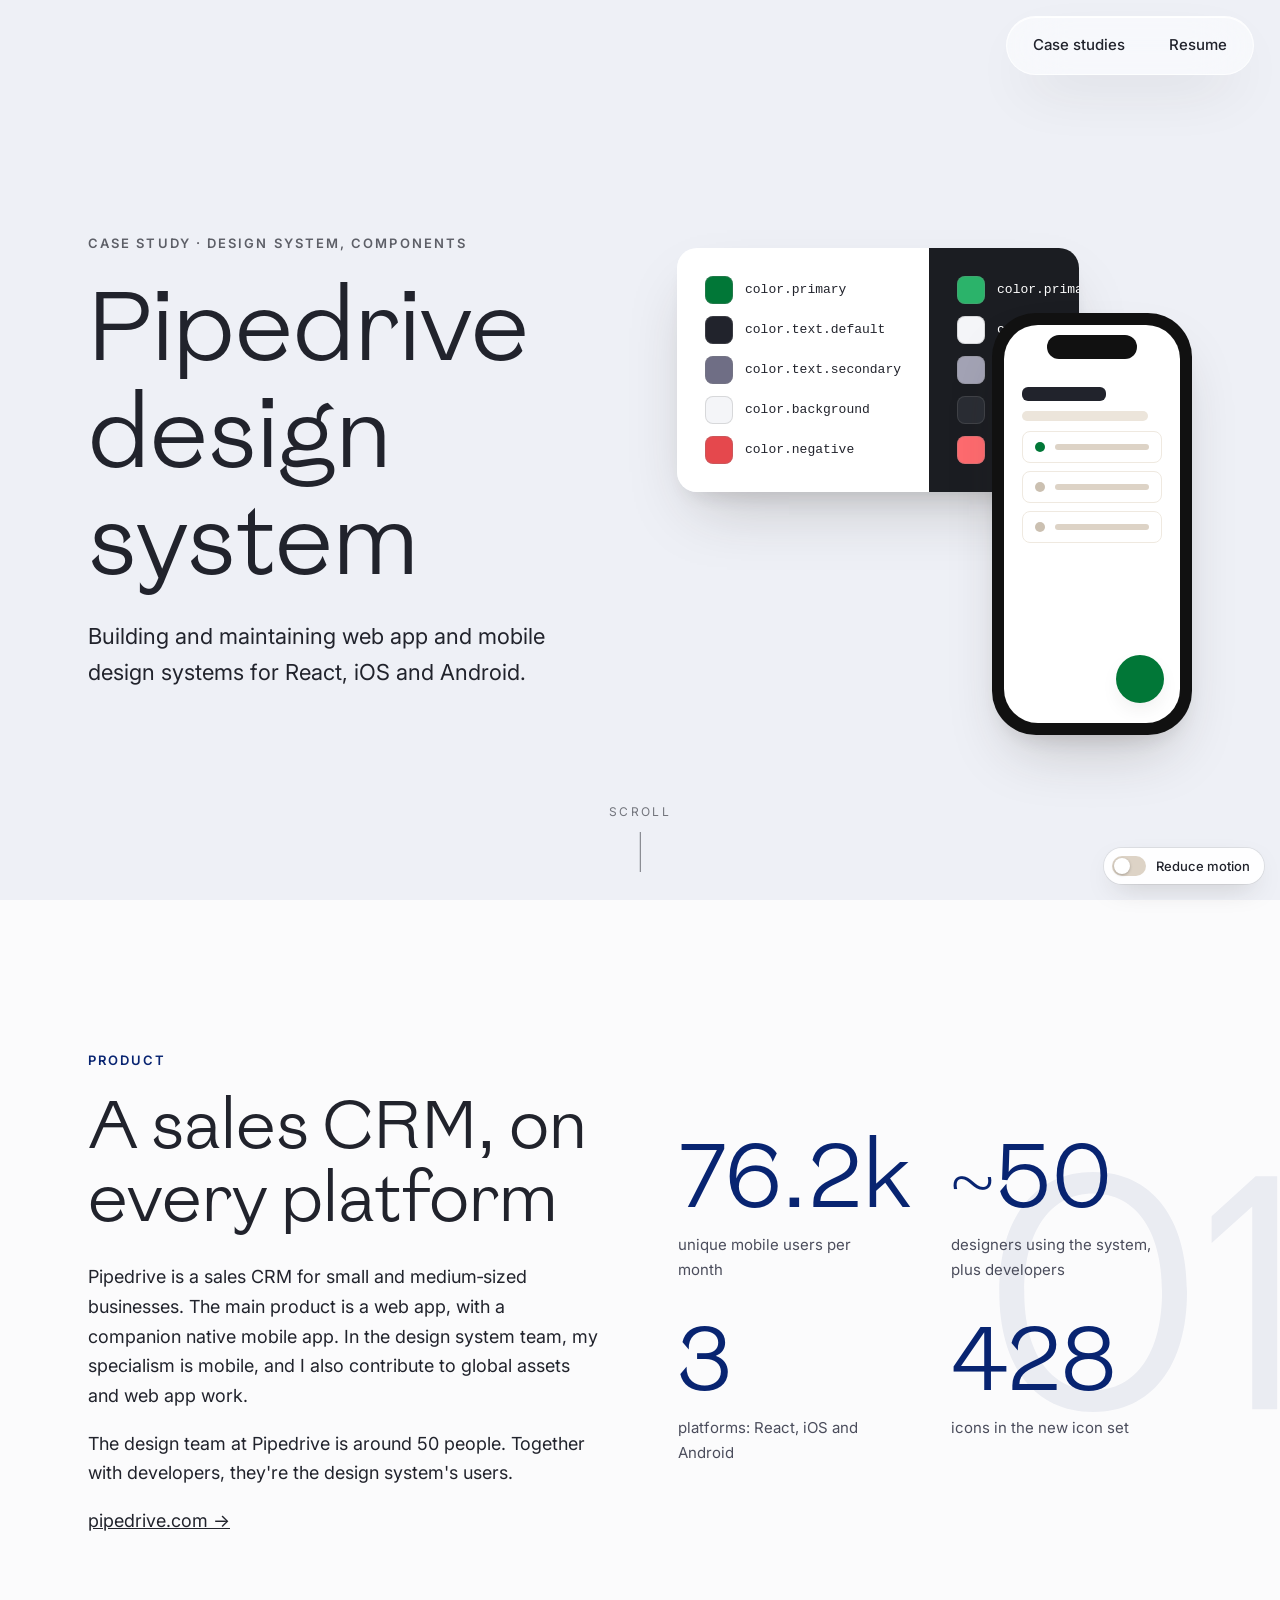
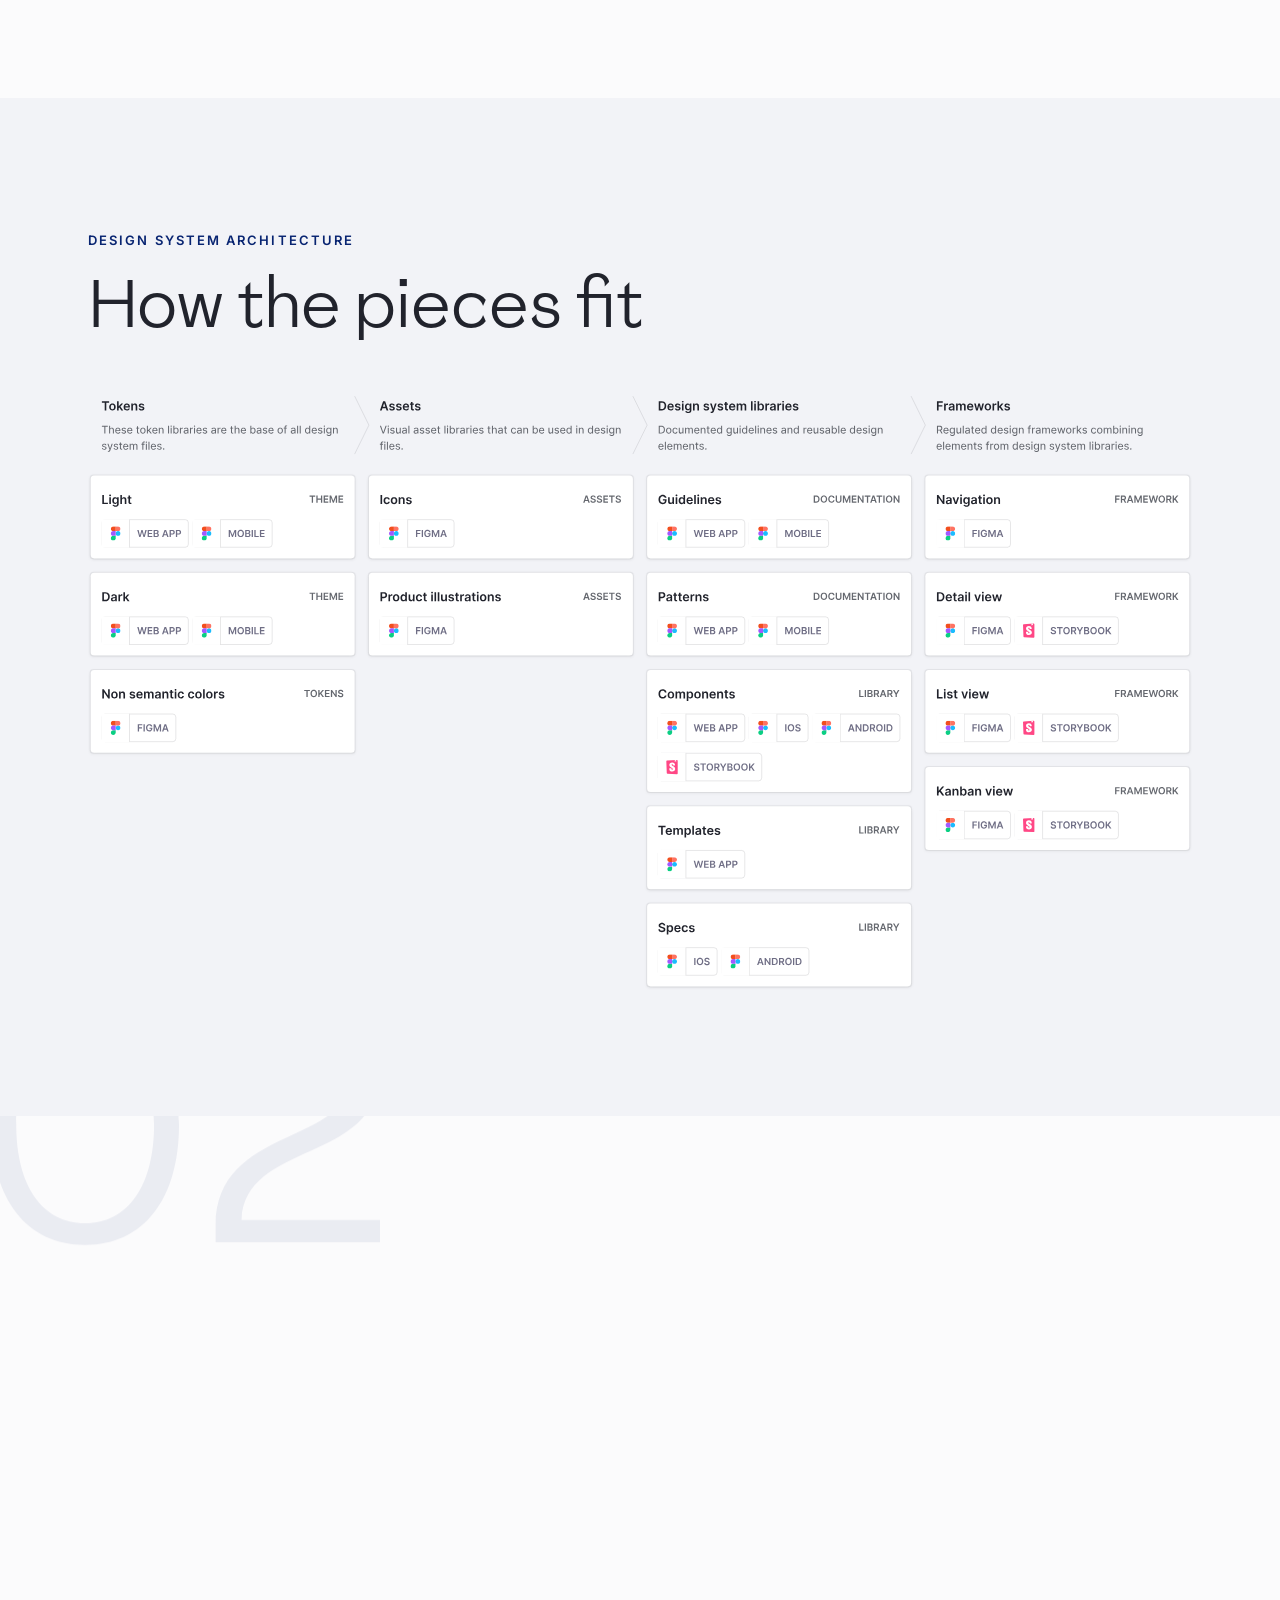
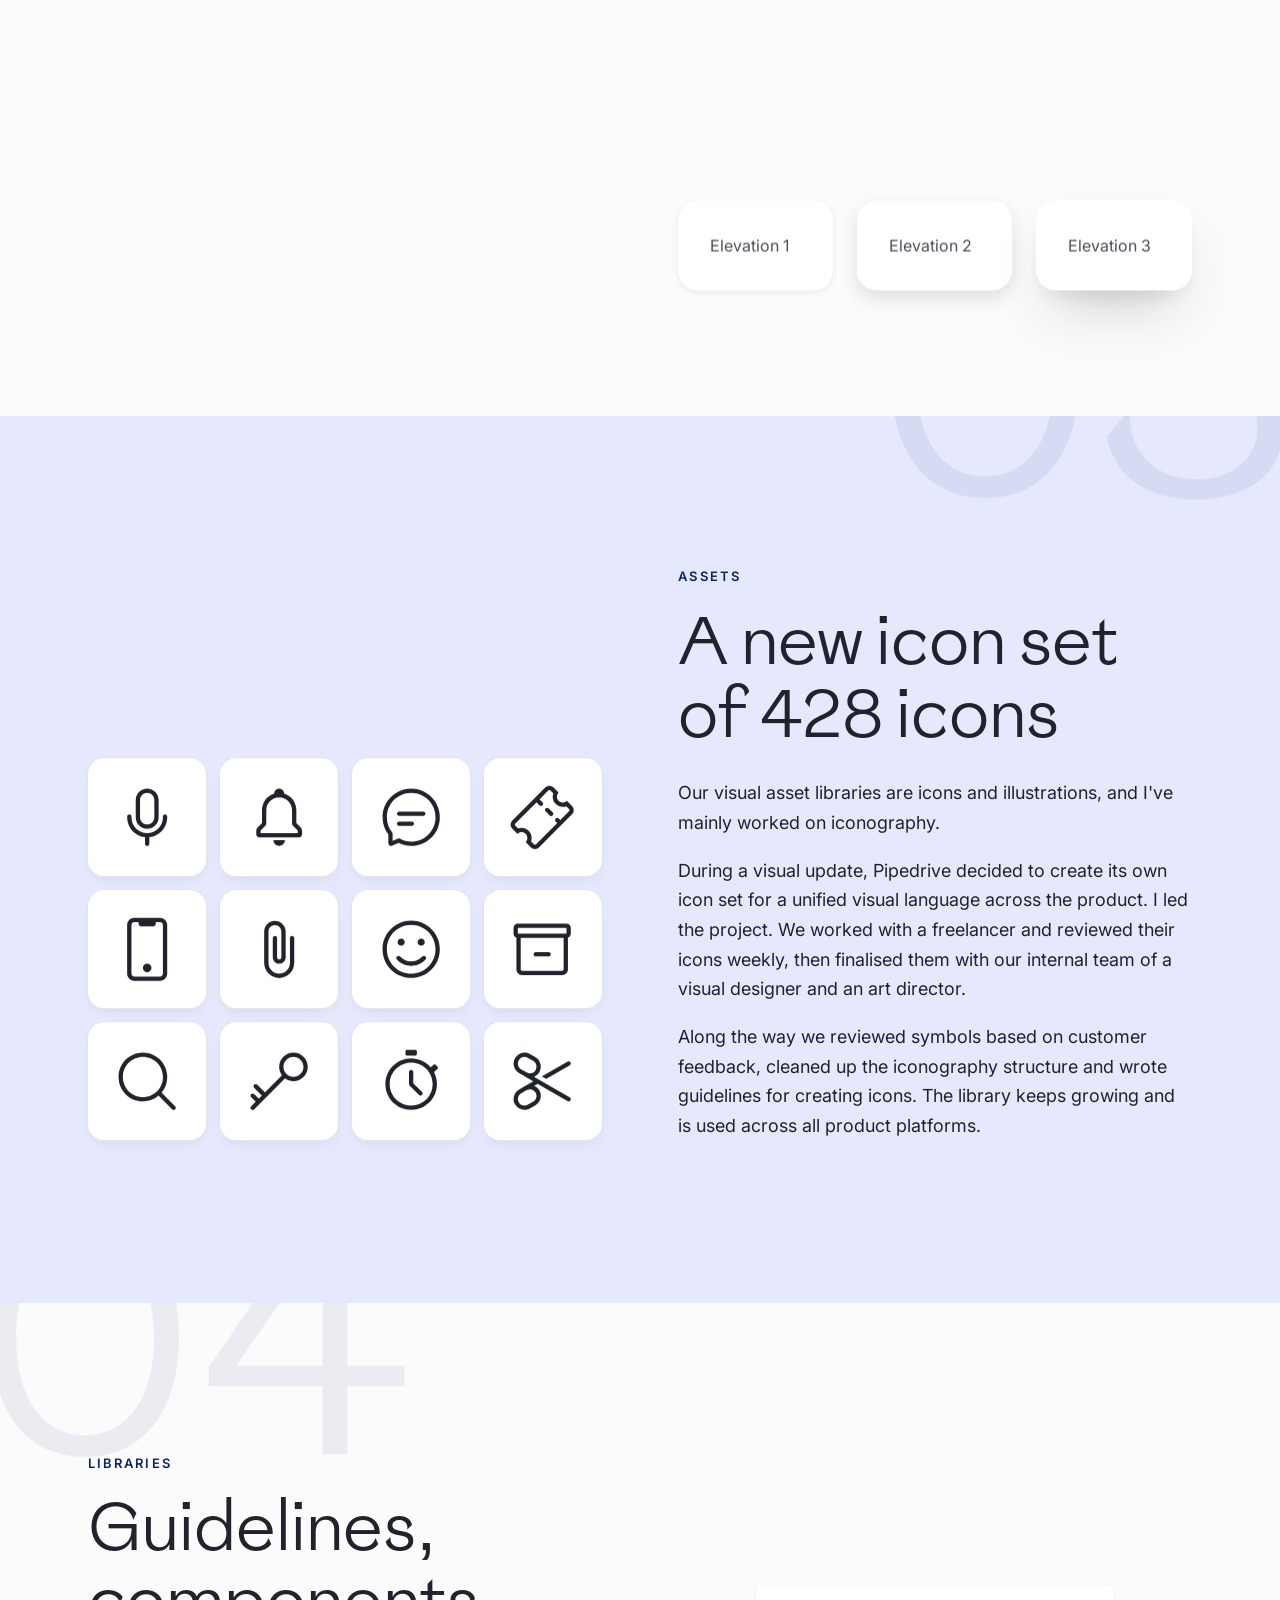
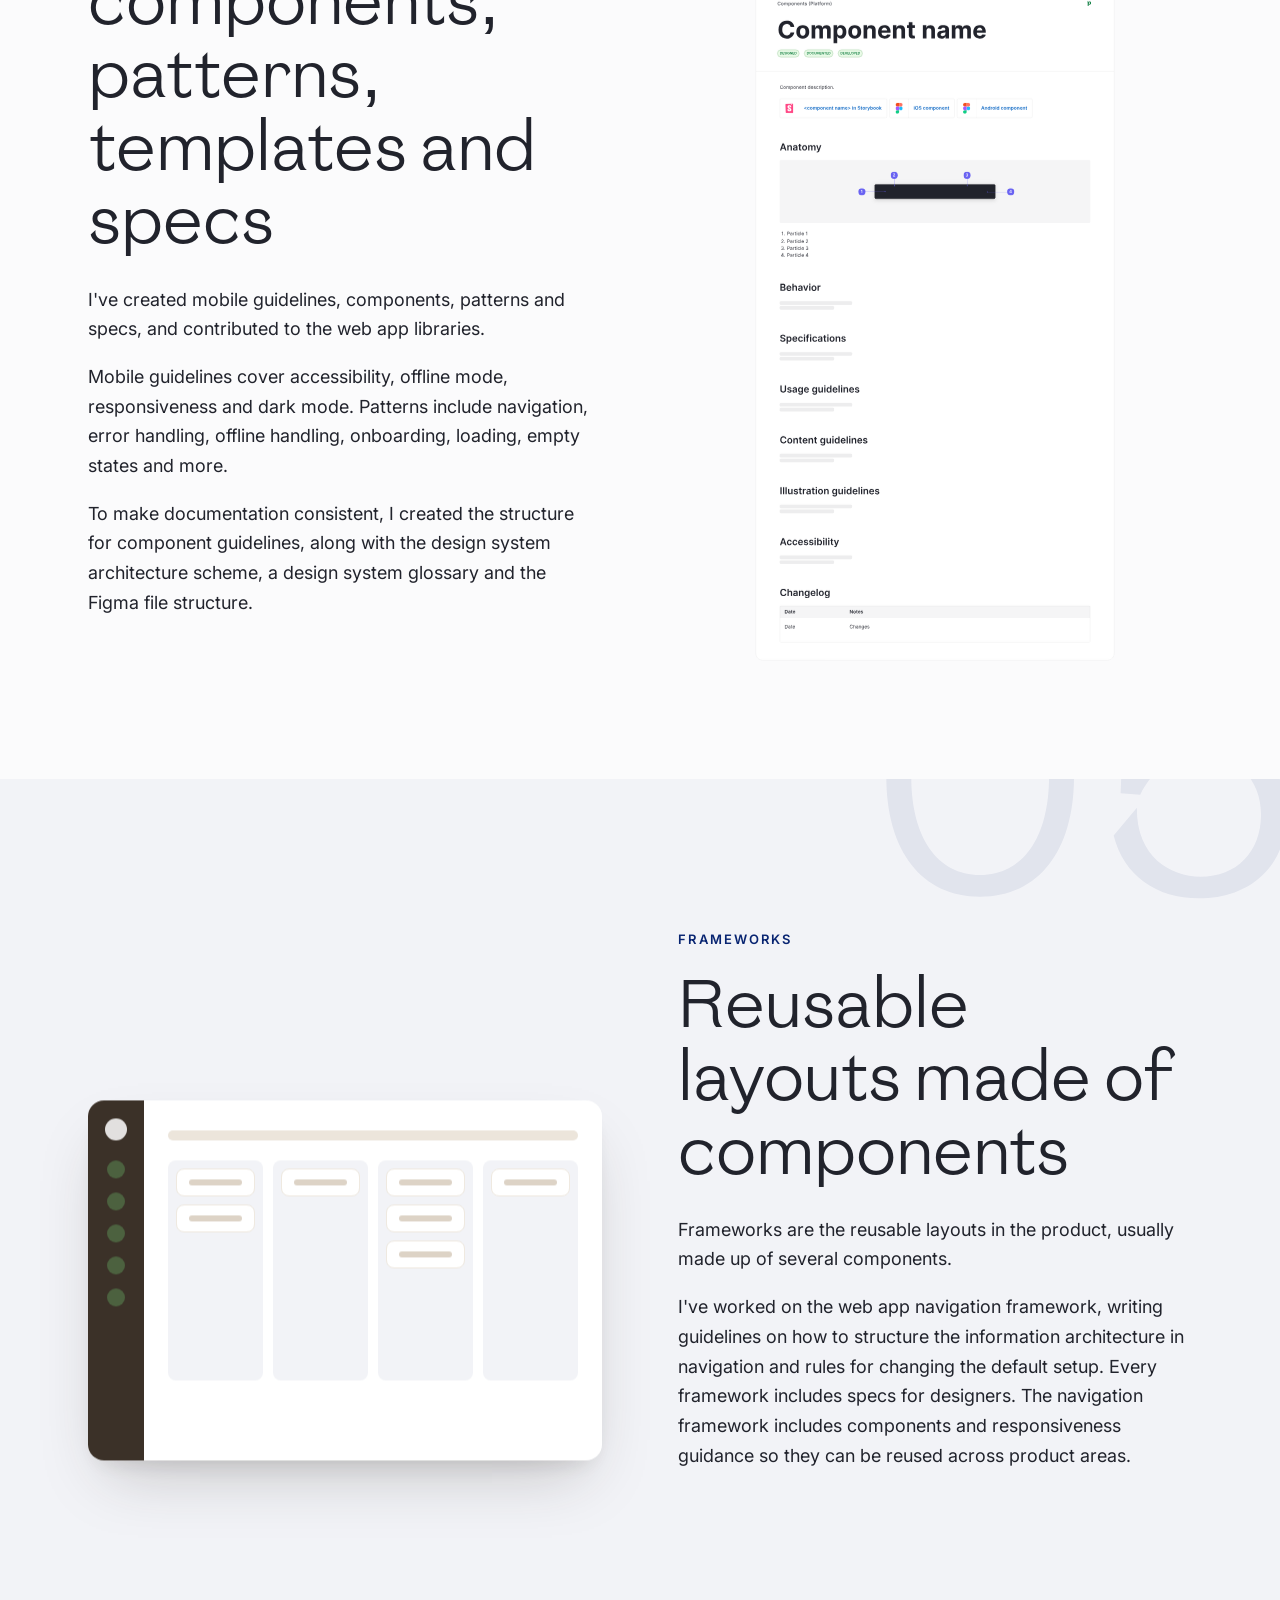
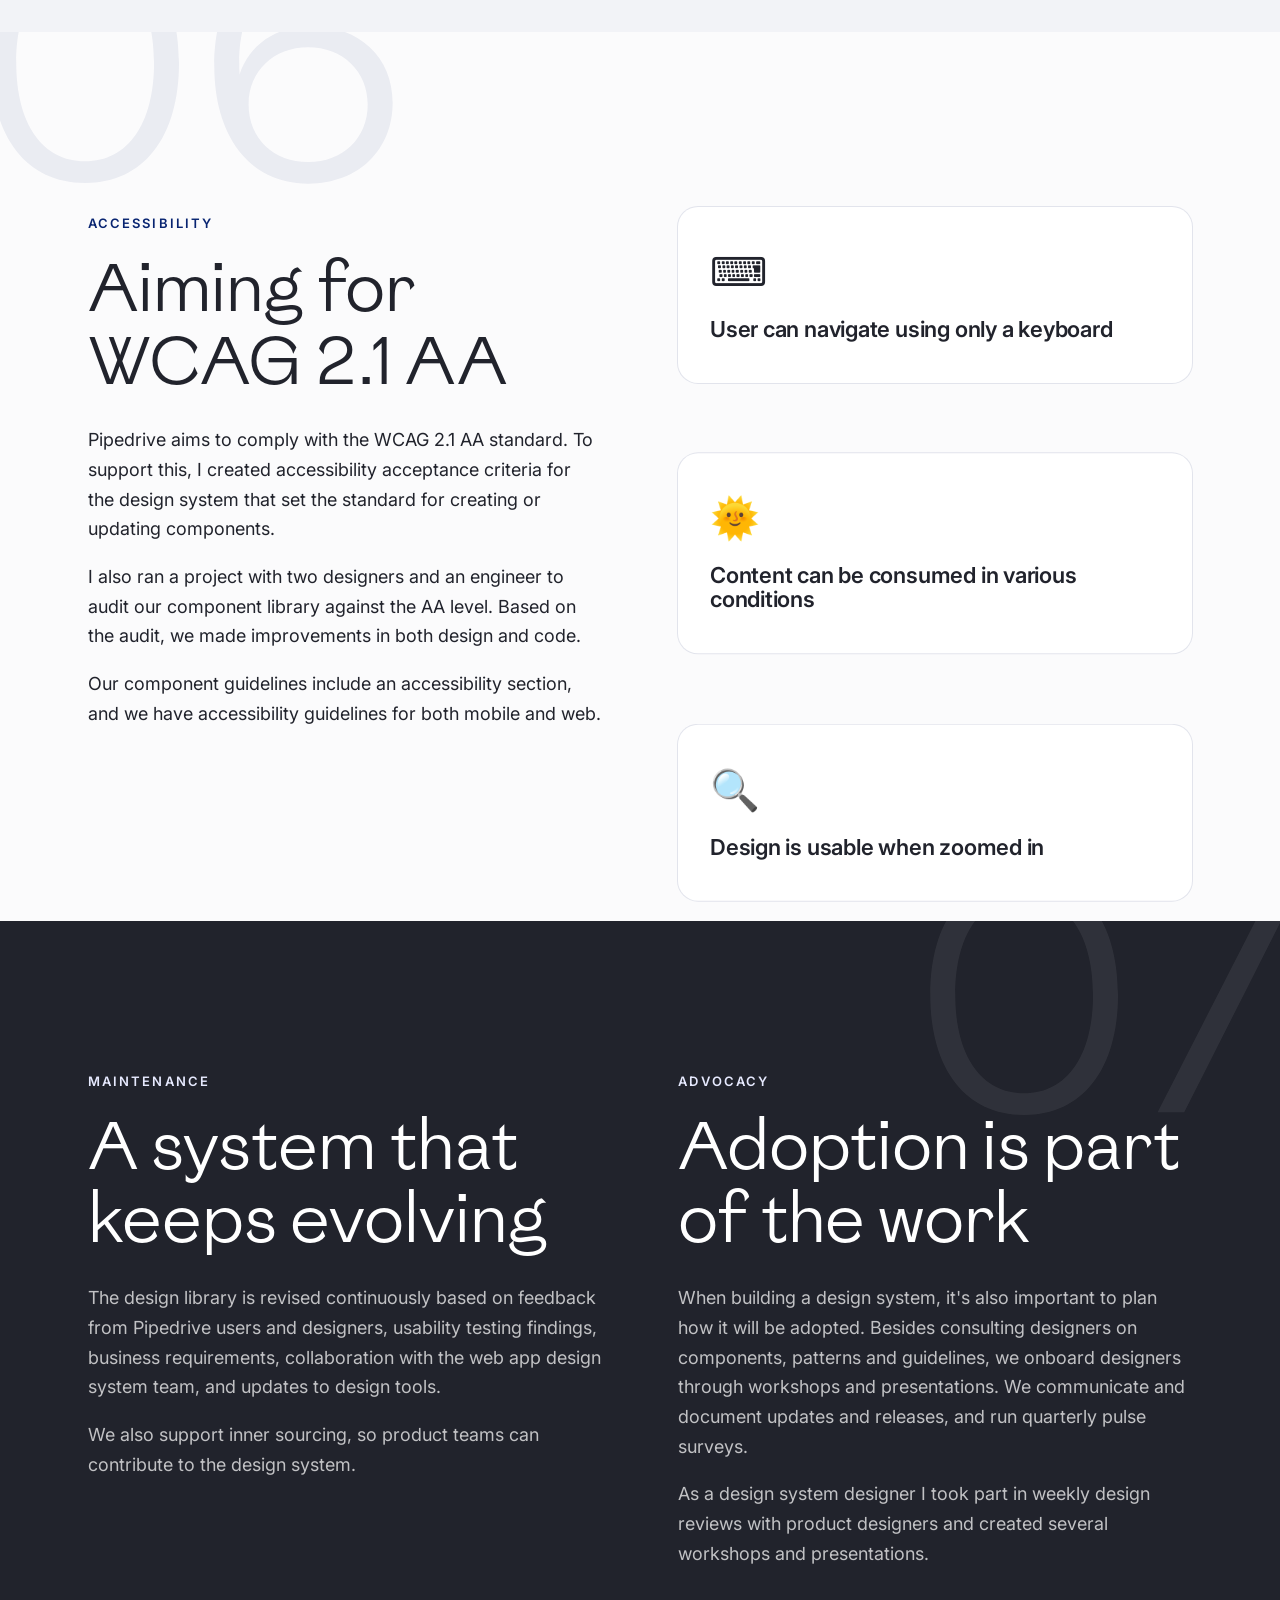
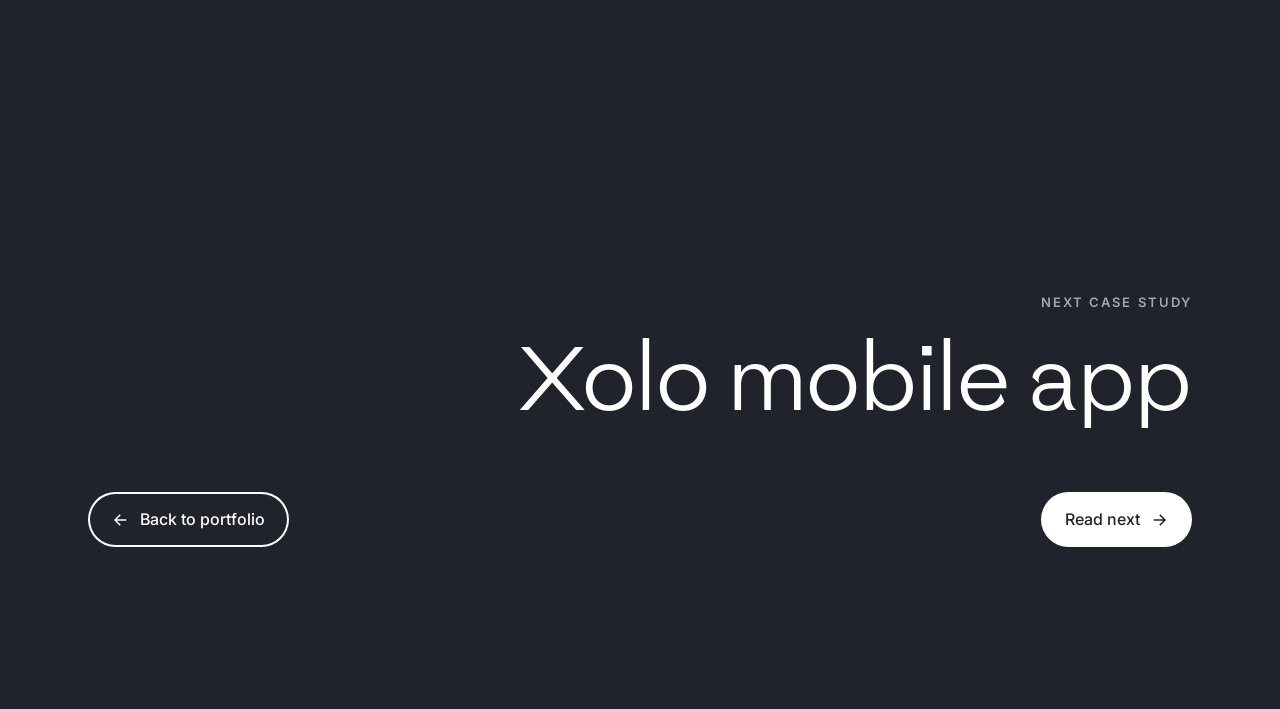
<file: work/design-system.html>
<!doctype html>
<html lang="en">
<head>
  <meta charset="utf-8">
  <meta name="viewport" content="width=device-width, initial-scale=1">
  <title>Pipedrive design system — Margit Urva</title>
  <meta name="description" content="Case study: building and maintaining Pipedrive's web and mobile design systems.">
  <link rel="preconnect" href="https://fonts.googleapis.com">
  <link rel="preconnect" href="https://fonts.gstatic.com" crossorigin>
  <link href="https://fonts.googleapis.com/css2?family=Inter:wght@300;400;500;600;700&display=swap" rel="stylesheet">
  <link rel="stylesheet" href="../assets/css/style.css?v=20261107a">
  <script>try{var m=localStorage.getItem("reduce-motion");if(m==="1"||(m===null&&matchMedia("(prefers-reduced-motion: reduce)").matches))document.documentElement.classList.add("reduce-motion")}catch(e){}</script>
</head>
<body class="theme-ds">
  <div class="progress" aria-hidden="true"></div>
  <header class="site-header">
    <div class="container">
      <nav class="nav" aria-label="Main">
        <a href="../#work">Case studies</a>
        <a href="../resume.html">Resume</a>
      </nav>
    </div>
  </header>

  <main>
    <section class="cs-hero">
      <div class="container cs-hero__inner">
        <div>
          <span class="eyebrow reveal">Case study · Design system, components</span>
          <h1 class="reveal reveal-delay-1">Pipedrive design system</h1>
          <p class="cs-hero__sub reveal reveal-delay-2">Building and maintaining web app and mobile design systems for React, iOS and Android.</p>
        </div>
        <div class="cs-hero__visual" style="min-height:440px" aria-hidden="true">
          <div class="theme-split" style="position:absolute;width:78%;left:0;top:0" data-speed="0.1">
            <div class="light">
              <div class="tok"><i style="background:#017737"></i>color.primary</div>
              <div class="tok"><i style="background:#21232c"></i>color.text.default</div>
              <div class="tok"><i style="background:#6f6e85"></i>color.text.secondary</div>
              <div class="tok"><i style="background:#f4f5f8"></i>color.background</div>
              <div class="tok"><i style="background:#e5484d"></i>color.negative</div>
            </div>
            <div class="dark">
              <div class="tok"><i style="background:#2bb36a"></i>color.primary</div>
              <div class="tok"><i style="background:#f4f5f8"></i>color.text.default</div>
              <div class="tok"><i style="background:#a3a3b5"></i>color.text.secondary</div>
              <div class="tok"><i style="background:#2a2d34"></i>color.background</div>
              <div class="tok"><i style="background:#ff6b6f"></i>color.negative</div>
            </div>
          </div>
          <div class="phone" style="position:absolute;right:0;top:70px;width:200px" data-speed="0.35">
            <div class="phone__screen">
              <div class="mock__bar" style="width:60%;height:14px;background:#21232c"></div>
              <div class="mock__bar" style="width:90%"></div>
              <div class="mock__row"><i style="background:#017737"></i><b></b></div>
              <div class="mock__row"><i></i><b></b></div>
              <div class="mock__row"><i></i><b></b></div>
              <div style="position:absolute;right:16px;bottom:20px;width:48px;height:48px;border-radius:50%;background:#017737;box-shadow:var(--shadow-sm)"></div>
            </div>
          </div>
        </div>
      </div>
      <div class="scroll-cue" aria-hidden="true">Scroll</div>
    </section>

    <!-- Product -->
    <section class="chapter">
      <span class="ghost" data-speed="-0.25" aria-hidden="true">01</span>
      <div class="container split">
        <div class="reveal">
          <span class="eyebrow">Product</span>
          <h2>A sales CRM, on every platform</h2>
          <p>Pipedrive is a sales CRM for small and medium‑sized businesses. The main product is a web app, with a companion native mobile app. In the design system team, my specialism is mobile, and I also contribute to global assets and web app work.</p>
          <p>The design team at Pipedrive is around 50 people. Together with developers, they're the design system's users.</p>
          <p><a href="https://www.pipedrive.com/">pipedrive.com →</a></p>
        </div>
        <div class="stats reveal reveal-delay-1" style="--cols:2;margin-top:0">
          <div class="stat"><strong>76.2k</strong><span>unique mobile users per month</span></div>
          <div class="stat"><strong>~50</strong><span>designers using the system, plus developers</span></div>
          <div class="stat"><strong>3</strong><span>platforms: React, iOS and Android</span></div>
          <div class="stat"><strong>428</strong><span>icons in the new icon set</span></div>
        </div>
      </div>
    </section>

    <!-- Architecture -->
    <section class="band" style="background:var(--soft)">
      <div class="container">
        <span class="eyebrow">Design system architecture</span>
        <h2 style="font-size:clamp(40px,5.2vw,72px);font-weight:400;margin:14px 0 48px">How the pieces fit</h2>
        <img class="reveal" src="../assets/img/design-system/ds-scheme.svg" alt="Design system architecture: tokens (light, dark, non-semantic colours), assets (icons, product illustrations), libraries (guidelines, patterns, components, templates, specs) and frameworks (navigation, detail, list and kanban views)" loading="lazy" style="width:100%;height:auto">
      </div>
    </section>

    <!-- Tokens -->
    <section class="chapter">
      <span class="ghost ghost--left" data-speed="-0.2" aria-hidden="true">02</span>
      <div class="container split">
        <div class="reveal">
          <span class="eyebrow">Tokens</span>
          <h2>Everything starts with tokens</h2>
          <p>The design system is built on tokens: base and semantic colours, non‑semantic colours, text styles and elevations, all of which are also available to designers in Figma. In code we also store size, spacing, radius, breakpoint and motion tokens.</p>
          <p>For theming we adjust semantic colours and elevations.</p>
          <p>I helped create the structure of base and semantic colours to support dark theming, and created the mobile semantic colours, text styles and elevations.</p>
        </div>
        <div aria-hidden="true">
          <div class="swatches reveal" data-speed="0.06">
            <i style="background:#0b3d20"></i><i style="background:#015a2a"></i><i style="background:#017737"></i><i style="background:#2bb36a"></i><i style="background:#8fd8ae"></i><i style="background:#e2f1e8"></i>
            <i style="background:#14151b"></i><i style="background:#21232c"></i><i style="background:#4b4d5c"></i><i style="background:#8a8aa0"></i><i style="background:#c9cbd6"></i><i style="background:#f4f5f8"></i>
            <i style="background:#7a1f22"></i><i style="background:#b3262b"></i><i style="background:#e5484d"></i><i style="background:#ff8f92"></i><i style="background:#ffd1d2"></i><i style="background:#fff0f0"></i>
          </div>
          <div class="cards" style="--cols:3;margin-top:24px" data-speed="0.16">
            <div class="card" style="box-shadow:0 2px 6px rgba(0,0,0,.08)"><p style="margin:0">Elevation 1</p></div>
            <div class="card" style="box-shadow:0 8px 20px rgba(0,0,0,.12)"><p style="margin:0">Elevation 2</p></div>
            <div class="card" style="box-shadow:var(--shadow)"><p style="margin:0">Elevation 3</p></div>
          </div>
        </div>
      </div>
    </section>

    <!-- Assets -->
    <section class="chapter chapter--accent">
      <span class="ghost" data-speed="-0.25" aria-hidden="true">03</span>
      <div class="container split split--reverse">
        <div class="reveal">
          <span class="eyebrow">Assets</span>
          <h2>A new icon set of 428 icons</h2>
          <p>Our visual asset libraries are icons and illustrations, and I've mainly worked on iconography.</p>
          <p>During a visual update, Pipedrive decided to create its own icon set for a unified visual language across the product. I led the project. We worked with a freelancer and reviewed their icons weekly, then finalised them with our internal team of a visual designer and an art director.</p>
          <p>Along the way we reviewed symbols based on customer feedback, cleaned up the iconography structure and wrote guidelines for creating icons. The library keeps growing and is used across all product platforms.</p>
        </div>
        <div class="icon-grid reveal reveal-delay-1" data-speed="0.1" role="img" aria-label="A selection of icons from the Pipedrive icon set">
          <span><svg viewBox="118.0 89.2 120 120" fill="currentColor" aria-hidden="true"><path d="M190.556 119.029C190.556 112.094 184.935 106.473 178 106.473C171.065 106.473 165.444 112.094 165.444 119.029V149.164C165.444 156.099 171.065 161.72 178 161.72C184.935 161.72 190.556 156.099 190.556 149.164V119.029ZM157.91 119.029C157.91 107.934 166.904 98.939 178 98.939C189.095 98.939 198.09 107.934 198.09 119.029V149.164C198.09 160.259 189.095 169.254 178 169.254C166.904 169.254 157.91 160.259 157.91 149.164V119.029ZM213.144 149.171C213.144 167.311 199.403 182.242 181.761 184.122V195.625C181.761 197.704 180.075 199.389 177.994 199.389C175.914 199.389 174.227 197.704 174.227 195.625V184.122C156.585 182.243 142.842 167.312 142.842 149.171V147.961C142.842 145.88 144.529 144.194 146.609 144.194C148.69 144.194 150.376 145.88 150.376 147.961V149.171C150.376 164.423 162.741 176.788 177.993 176.788C193.245 176.788 205.61 164.423 205.61 149.171V147.961C205.61 145.88 207.296 144.194 209.377 144.194C211.457 144.194 213.144 145.88 213.144 147.961V149.171Z"/></svg></span>
          <span><svg viewBox="289.6 89.2 120 120" fill="currentColor" aria-hidden="true"><path d="M349.577 98.939C344.723 98.939 340.788 102.874 340.788 107.728L340.788 107.775C328.432 111.536 319.442 123.022 319.442 136.608L319.442 159.209L312.339 166.312C310.455 168.196 309.397 170.751 309.397 173.415V179.299C309.397 182.073 311.646 184.322 314.42 184.322H384.735C387.509 184.322 389.757 182.073 389.757 179.299V173.415C389.757 170.751 388.699 168.196 386.815 166.312L379.712 159.209V136.608C379.712 123.022 370.722 111.536 358.366 107.775L358.367 107.728C358.367 102.874 354.431 98.939 349.577 98.939ZM326.976 159.209L326.976 136.608C326.976 124.125 337.095 114.006 349.577 114.006C362.059 114.006 372.178 124.125 372.178 136.608V159.209C372.178 161.207 372.972 163.123 374.385 164.536L381.488 171.639C381.959 172.11 382.223 172.749 382.223 173.415V176.788H316.931V173.415C316.931 172.749 317.195 172.11 317.666 171.639L324.769 164.536C326.182 163.123 326.976 161.207 326.976 159.209ZM359.622 189.344C359.622 194.892 355.125 199.389 349.577 199.389C344.029 199.389 339.532 194.892 339.532 189.344H359.622Z"/></svg></span>
          <span><svg viewBox="461.1 89.2 120 120" fill="currentColor" aria-hidden="true"><path d="M521.147 106.473C497.569 106.473 478.456 125.586 478.456 149.164C478.456 159.187 481.905 168.394 487.685 175.678C488.213 176.344 488.501 177.169 488.501 178.019V190.58L497.726 186.656C498.778 186.208 499.976 186.263 500.982 186.803C506.984 190.026 513.846 191.855 521.147 191.855C544.725 191.855 563.838 172.742 563.838 149.164C563.838 125.586 544.725 106.473 521.147 106.473ZM470.922 149.164C470.922 121.425 493.408 98.939 521.147 98.939C548.885 98.939 571.372 121.425 571.372 149.164C571.372 176.903 548.885 199.389 521.147 199.389C513.225 199.389 505.722 197.552 499.051 194.279L487.955 198.998C484.643 200.407 480.967 197.976 480.967 194.377V179.304C474.661 170.909 470.922 160.468 470.922 149.164ZM496.034 142.886C496.034 140.806 497.721 139.119 499.801 139.119H542.493C544.573 139.119 546.259 140.806 546.259 142.886C546.259 144.966 544.573 146.653 542.493 146.653H499.801C497.721 146.653 496.034 144.966 496.034 142.886ZM499.801 156.698H522.403C524.483 156.698 526.169 158.384 526.169 160.465C526.169 162.545 524.483 164.232 522.403 164.232H499.801C497.721 164.232 496.034 162.545 496.034 160.465C496.034 158.384 497.721 156.698 499.801 156.698Z"/></svg></span>
          <span><svg viewBox="118.0 289.2 120 120" fill="currentColor" aria-hidden="true"><path d="M183.989 338.853C182.518 337.382 182.518 334.997 183.989 333.526C185.46 332.055 187.845 332.055 189.316 333.526L196.419 340.629C197.89 342.1 197.89 344.485 196.419 345.956C194.948 347.427 192.563 347.427 191.092 345.956L183.989 338.853Z"/><path d="M183.552 296.778C187.475 292.855 193.835 292.855 197.758 296.778L206.926 305.946C202.932 309.94 202.932 316.415 206.926 320.409C210.919 324.402 217.395 324.402 221.388 320.409L230.556 329.577C234.479 333.499 234.479 339.86 230.556 343.782L172.448 401.891C168.525 405.814 162.165 405.814 158.242 401.891L149.074 392.723C153.068 388.729 153.068 382.254 149.074 378.26C145.08 374.266 138.605 374.266 134.611 378.26L125.443 369.092C121.521 365.17 121.521 358.809 125.443 354.887L183.552 296.778ZM168.06 322.924L130.771 360.214C129.79 361.194 129.79 362.785 130.771 363.765L135.794 368.788C142.071 366.52 149.37 367.901 154.401 372.933C159.433 377.964 160.814 385.264 158.546 391.541L163.569 396.564C164.55 397.544 166.14 397.544 167.12 396.564L204.41 359.274L201.746 356.61C200.275 355.139 200.275 352.754 201.746 351.283C203.217 349.812 205.602 349.812 207.073 351.283L209.737 353.947L225.229 338.455C226.21 337.474 226.21 335.884 225.229 334.904L220.206 329.88C213.929 332.149 206.63 330.767 201.598 325.736C196.567 320.704 195.185 313.405 197.454 307.128L192.431 302.105C191.45 301.125 189.86 301.125 188.879 302.105L173.387 317.597L178.662 322.871C180.133 324.342 180.133 326.727 178.662 328.199C177.19 329.67 174.805 329.67 173.334 328.199L168.06 322.924Z"/></svg></span>
          <span><svg viewBox="289.6 289.2 120 120" fill="currentColor" aria-hidden="true"><path d="M357.111 381.981C357.111 386.142 353.738 389.515 349.577 389.515C345.417 389.515 342.044 386.142 342.044 381.981C342.044 377.82 345.417 374.448 349.577 374.448C353.738 374.448 357.111 377.82 357.111 381.981Z"/><path d="M372.179 294.087C379.113 294.087 384.735 299.709 384.735 306.644V392.026C384.735 398.961 379.113 404.583 372.179 404.583H326.976C320.041 404.583 314.42 398.961 314.42 392.026V306.644C314.42 299.709 320.041 294.087 326.976 294.087H372.179ZM334.51 301.621H326.976C324.202 301.621 321.954 303.87 321.954 306.644V392.026C321.954 394.8 324.202 397.049 326.976 397.049H372.179C374.952 397.049 377.201 394.8 377.201 392.026V306.644C377.201 303.87 374.952 301.621 372.179 301.621H364.645V304.132C364.645 306.906 362.396 309.155 359.622 309.155H339.532C336.758 309.155 334.51 306.906 334.51 304.132V301.621Z"/></svg></span>
          <span><svg viewBox="461.1 289.2 120 120" fill="currentColor" aria-hidden="true"><path d="M543.748 325.478C545.829 325.478 547.515 327.165 547.515 329.245L547.515 373.192C547.515 387.755 535.71 399.56 521.147 399.56C506.584 399.56 494.779 387.755 494.779 373.192L494.779 317.944C494.779 307.542 503.211 299.11 513.613 299.11C524.015 299.11 532.448 307.542 532.448 317.944V363.147C532.448 369.388 527.388 374.447 521.147 374.447C514.906 374.447 509.846 369.388 509.846 363.147V329.245C509.846 327.165 511.533 325.478 513.613 325.478C515.694 325.478 517.38 327.165 517.38 329.245V363.147C517.38 365.227 519.067 366.914 521.147 366.914C523.227 366.914 524.914 365.227 524.914 363.147V317.944C524.914 311.703 519.854 306.644 513.613 306.644C507.372 306.644 502.313 311.703 502.313 317.944L502.313 373.192C502.313 383.594 510.745 392.026 521.147 392.026C531.549 392.026 539.981 383.594 539.981 373.192L539.981 329.245C539.981 327.165 541.668 325.478 543.748 325.478Z"/></svg></span>
          <span><svg viewBox="118.0 489.5 120 120" fill="currentColor" aria-hidden="true"><path d="M228.225 549.508C228.225 577.246 205.738 599.733 178 599.733C150.261 599.733 127.775 577.246 127.775 549.508C127.775 521.769 150.261 499.283 178 499.283C205.738 499.283 228.225 521.769 228.225 549.508ZM220.691 549.508C220.691 525.93 201.578 506.816 178 506.816C154.422 506.816 135.309 525.93 135.309 549.508C135.309 573.086 154.422 592.199 178 592.199C201.578 592.199 220.691 573.086 220.691 549.508ZM158.343 562.063C156.955 560.513 154.574 560.381 153.024 561.768C151.474 563.156 151.342 565.537 152.729 567.087C158.931 574.017 167.957 578.387 177.998 578.387C188.039 578.387 197.064 574.017 203.266 567.087C204.654 565.537 204.522 563.156 202.972 561.768C201.421 560.381 199.04 560.513 197.653 562.063C192.819 567.464 185.807 570.853 177.998 570.853C170.189 570.853 163.176 567.464 158.343 562.063ZM166.699 536.942C166.699 540.409 163.888 543.22 160.421 543.22C156.954 543.22 154.143 540.409 154.143 536.942C154.143 533.474 156.954 530.664 160.421 530.664C163.888 530.664 166.699 533.474 166.699 536.942ZM195.579 543.22C199.046 543.22 201.857 540.409 201.857 536.942C201.857 533.474 199.046 530.664 195.579 530.664C192.111 530.664 189.3 533.474 189.3 536.942C189.3 540.409 192.111 543.22 195.579 543.22Z"/></svg></span>
          <span><svg viewBox="289.6 489.5 120 120" fill="currentColor" aria-hidden="true"><path d="M392.268 511.839V521.884H306.886L306.886 511.839H392.268ZM306.886 504.305C302.725 504.305 299.352 507.678 299.352 511.839V521.884C299.352 525.164 301.448 527.955 304.375 528.989V584.665C304.375 590.213 308.872 594.71 314.42 594.71H384.735C390.282 594.71 394.78 590.213 394.78 584.665V528.989C397.706 527.955 399.802 525.164 399.802 521.884V511.839C399.802 507.678 396.429 504.305 392.268 504.305H306.886ZM311.908 584.665V529.418H387.246V584.665C387.246 586.052 386.122 587.177 384.735 587.177H314.42C313.033 587.177 311.908 586.052 311.908 584.665ZM338.276 554.53C336.196 554.53 334.51 556.217 334.51 558.297C334.51 560.378 336.196 562.064 338.276 562.064H360.878C362.958 562.064 364.645 560.378 364.645 558.297C364.645 556.217 362.958 554.53 360.878 554.53H338.276Z"/></svg></span>
          <span><svg viewBox="461.1 489.5 120 120" fill="currentColor" aria-hidden="true"><path d="M548.771 541.974C548.771 522.557 533.03 506.816 513.613 506.816C494.196 506.816 478.456 522.557 478.456 541.974C478.456 561.391 494.196 577.132 513.613 577.132C533.03 577.132 548.771 561.391 548.771 541.974ZM541.021 574.707C533.605 580.923 524.046 584.665 513.613 584.665C490.035 584.665 470.922 565.552 470.922 541.974C470.922 518.396 490.035 499.283 513.613 499.283C537.191 499.283 556.304 518.396 556.304 541.974C556.304 552.406 552.563 561.965 546.348 569.38L570.27 593.302C571.741 594.773 571.741 597.158 570.27 598.63C568.799 600.101 566.414 600.101 564.943 598.63L541.021 574.707Z"/></svg></span>
          <span><svg viewBox="118.0 689.7 120 120" fill="currentColor" aria-hidden="true"><path d="M203.066 742.123C212.769 742.123 220.634 734.256 220.634 724.552C220.634 714.848 212.769 706.982 203.066 706.982C193.364 706.982 185.498 714.848 185.498 724.552C185.498 734.256 193.364 742.123 203.066 742.123ZM182.856 739.438C179.785 735.273 177.969 730.125 177.969 724.552C177.969 710.69 189.205 699.452 203.066 699.452C216.927 699.452 228.164 710.69 228.164 724.552C228.164 738.415 216.927 749.653 203.066 749.653C197.493 749.653 192.345 747.836 188.18 744.763L134.151 798.799C132.681 800.269 130.297 800.269 128.827 798.799C127.357 797.329 127.357 794.945 128.827 793.474L136.761 785.539L128.816 777.593C127.346 776.123 127.346 773.739 128.816 772.268C130.286 770.798 132.67 770.798 134.14 772.268L142.085 780.215L147.666 774.633L134.051 761.017C132.581 759.546 132.581 757.162 134.051 755.692C135.521 754.222 137.905 754.222 139.375 755.692L152.99 769.308L182.856 739.438Z"/></svg></span>
          <span><svg viewBox="289.6 689.7 120 120" fill="currentColor" aria-hidden="true"><path d="M342.043 694.429C340.656 694.429 339.532 695.554 339.532 696.94V701.963C339.532 703.35 340.656 704.474 342.043 704.474H357.111C358.498 704.474 359.622 703.35 359.622 701.963V696.94C359.622 695.554 358.498 694.429 357.111 694.429H342.043ZM349.533 729.766C351.613 729.766 353.3 731.452 353.3 733.533V753.111L368.535 768.346C370.007 769.817 370.007 772.202 368.535 773.673C367.064 775.144 364.679 775.144 363.208 773.673L347.164 757.629C346.269 756.734 345.766 755.52 345.766 754.255V733.533C345.766 731.452 347.453 729.766 349.533 729.766ZM383.885 725.266C375.595 715.612 363.3 709.497 349.577 709.497C324.612 709.497 304.375 729.735 304.375 754.699C304.375 779.664 324.612 799.902 349.577 799.902C374.542 799.902 394.78 779.664 394.78 754.699C394.78 747.096 392.902 739.93 389.586 733.642L395.839 728.061C396.874 727.138 396.964 725.55 396.041 724.516L392.697 720.768C391.773 719.734 390.186 719.643 389.151 720.567L383.885 725.266ZM311.908 754.699C311.908 733.895 328.773 717.03 349.577 717.03C370.381 717.03 387.246 733.895 387.246 754.699C387.246 775.503 370.381 792.368 349.577 792.368C328.773 792.368 311.908 775.503 311.908 754.699Z"/></svg></span>
          <span><svg viewBox="461.1 689.7 120 120" fill="currentColor" aria-hidden="true"><path d="M495.915 708.55C490.351 705.34 483.237 707.245 480.024 712.804C476.812 718.362 478.718 725.47 484.282 728.679L493.713 734.119C499.277 737.329 506.391 735.424 509.604 729.865C512.816 724.307 510.91 717.199 505.346 713.989L495.915 708.55ZM473.494 709.037C478.788 699.875 490.515 696.735 499.685 702.025L509.116 707.465C518.287 712.755 521.429 724.47 516.134 733.632C513.938 737.432 510.635 740.196 506.867 741.753L569.483 777.816C571.287 778.855 571.906 781.159 570.866 782.961C569.826 784.763 567.521 785.382 565.717 784.343L513.078 754.025L506.869 757.601C510.637 759.158 513.939 761.922 516.135 765.722C521.43 774.884 518.288 786.599 509.117 791.889L499.687 797.329C490.516 802.619 478.79 799.479 473.495 790.317C468.2 781.155 471.343 769.44 480.513 764.15L489.326 759.067C489.483 758.939 489.652 758.822 489.833 758.717L505.529 749.677L489.832 740.637C489.651 740.533 489.481 740.415 489.324 740.287L480.512 735.204C471.341 729.914 468.199 718.199 473.494 709.037ZM505.347 785.365C510.911 782.155 512.817 775.047 509.605 769.489C506.393 763.93 499.278 762.025 493.714 765.235L484.283 770.675C478.72 773.884 476.813 780.992 480.026 786.551C483.238 792.109 490.352 794.014 495.916 790.804L505.347 785.365ZM570.867 716.393C569.827 714.591 567.522 713.972 565.718 715.011L520.519 741.044L528.068 745.392L569.484 721.538C571.288 720.499 571.907 718.196 570.867 716.393Z"/></svg></span>
        </div>
      </div>
    </section>

    <!-- Libraries -->
    <section class="chapter">
      <span class="ghost ghost--left" data-speed="-0.2" aria-hidden="true">04</span>
      <div class="container split">
        <div class="reveal">
          <span class="eyebrow">Libraries</span>
          <h2>Guidelines, components, patterns, templates and specs</h2>
          <p>I've created mobile guidelines, components, patterns and specs, and contributed to the web app libraries.</p>
          <p>Mobile guidelines cover accessibility, offline mode, responsiveness and dark mode. Patterns include navigation, error handling, offline handling, onboarding, loading, empty states and more.</p>
          <p>To make documentation consistent, I created the structure for component guidelines, along with the design system architecture scheme, a design system glossary and the Figma file structure.</p>
        </div>
        <div data-speed="0.1" style="max-width:600px;margin:0 auto;width:100%">
          <img class="reveal reveal-delay-1" src="../assets/img/design-system/component-template.svg" alt="Component guideline template with status tags, Storybook and Figma links, and sections for anatomy, behaviour, specifications, usage and content guidelines" loading="lazy" style="width:100%">
        </div>
      </div>
    </section>

    <!-- Frameworks -->
    <section class="chapter chapter--soft">
      <span class="ghost" data-speed="-0.25" aria-hidden="true">05</span>
      <div class="container split split--reverse">
        <div class="reveal">
          <span class="eyebrow">Frameworks</span>
          <h2>Reusable layouts made of components</h2>
          <p>Frameworks are the reusable layouts in the product, usually made up of several components.</p>
          <p>I've worked on the web app navigation framework, writing guidelines on how to structure the information architecture in navigation and rules for changing the default setup. Every framework includes specs for designers. The navigation framework includes components and responsiveness guidance so they can be reused across product areas.</p>
        </div>
        <div data-speed="0.1" aria-hidden="true">
          <div class="mock reveal" style="min-height:360px">
            <div class="mock__rail"><i></i><i></i><i></i><i></i><i></i><i></i></div>
            <div class="mock__body" style="display:grid;grid-template-columns:repeat(4,1fr);gap:10px;align-content:start">
              <div style="grid-column:span 4" class="mock__bar"></div>
              <div style="background:var(--soft);border-radius:8px;padding:8px;min-height:220px"><div class="mock__row" style="background:#fff"><b></b></div><div class="mock__row" style="background:#fff"><b></b></div></div>
              <div style="background:var(--soft);border-radius:8px;padding:8px"><div class="mock__row" style="background:#fff"><b></b></div></div>
              <div style="background:var(--soft);border-radius:8px;padding:8px"><div class="mock__row" style="background:#fff"><b></b></div><div class="mock__row" style="background:#fff"><b></b></div><div class="mock__row" style="background:#fff"><b></b></div></div>
              <div style="background:var(--soft);border-radius:8px;padding:8px"><div class="mock__row" style="background:#fff"><b></b></div></div>
            </div>
          </div>
        </div>
      </div>
    </section>

    <!-- Accessibility -->
    <section class="chapter">
      <span class="ghost ghost--left" data-speed="-0.2" aria-hidden="true">06</span>
      <div class="container split">
        <div class="reveal">
          <span class="eyebrow">Accessibility</span>
          <h2>Aiming for WCAG 2.1 AA</h2>
          <p>Pipedrive aims to comply with the WCAG 2.1 AA standard. To support this, I created accessibility acceptance criteria for the design system that set the standard for creating or updating components.</p>
          <p>I also ran a project with two designers and an engineer to audit our component library against the AA level. Based on the audit, we made improvements in both design and code.</p>
          <p>Our component guidelines include an accessibility section, and we have accessibility guidelines for both mobile and web.</p>
        </div>
        <div class="cards" style="--cols:1;margin-top:0">
          <div class="card reveal" data-speed="0.04"><span style="font-size:40px">⌨️</span><h3 style="margin-top:12px">User can navigate using only a keyboard</h3></div>
          <div class="card reveal reveal-delay-1" data-speed="0.1"><span style="font-size:40px">🌞</span><h3 style="margin-top:12px">Content can be consumed in various conditions</h3></div>
          <div class="card reveal reveal-delay-2" data-speed="0.16"><span style="font-size:40px">🔍</span><h3 style="margin-top:12px">Design is usable when zoomed in</h3></div>
        </div>
      </div>
    </section>

    <!-- Maintenance / Advocacy -->
    <section class="chapter chapter--dark">
      <span class="ghost" data-speed="-0.2" aria-hidden="true" style="color:#fff">07</span>
      <div class="container split" style="align-items:start">
        <div class="reveal">
          <span class="eyebrow">Maintenance</span>
          <h2>A system that keeps evolving</h2>
          <p class="muted">The design library is revised continuously based on feedback from Pipedrive users and designers, usability testing findings, business requirements, collaboration with the web app design system team, and updates to design tools.</p>
          <p class="muted">We also support inner sourcing, so product teams can contribute to the design system.</p>
        </div>
        <div class="reveal reveal-delay-1">
          <span class="eyebrow">Advocacy</span>
          <h2>Adoption is part of the work</h2>
          <p class="muted">When building a design system, it's also important to plan how it will be adopted. Besides consulting designers on components, patterns and guidelines, we onboard designers through workshops and presentations. We communicate and document updates and releases, and run quarterly pulse surveys.</p>
          <p class="muted">As a design system designer I took part in weekly design reviews with product designers and created several workshops and presentations.</p>
        </div>
      </div>
    </section>

    <section class="next">
      <div class="container next__row">
        <a class="btn btn--ghost next__back" href="../#work">
          <svg viewBox="0 0 24 24" fill="none" stroke="currentColor" stroke-width="2" aria-hidden="true"><path d="M19 12H5M11 5l-7 7 7 7"/></svg>
          Back to portfolio
        </a>
        <a class="next__link" href="xolo.html">
          <span class="eyebrow">Next case study</span>
          <h2>Xolo mobile app</h2>
          <span class="btn next__cta">Read next
            <svg viewBox="0 0 24 24" fill="none" stroke="currentColor" stroke-width="2" aria-hidden="true"><path d="M5 12h14M13 5l7 7-7 7"/></svg>
          </span>
        </a>
      </div>
    </section>
  </main>


  <script src="../assets/js/main.js?v=20261107a"></script>
</body>
</html>
</file>
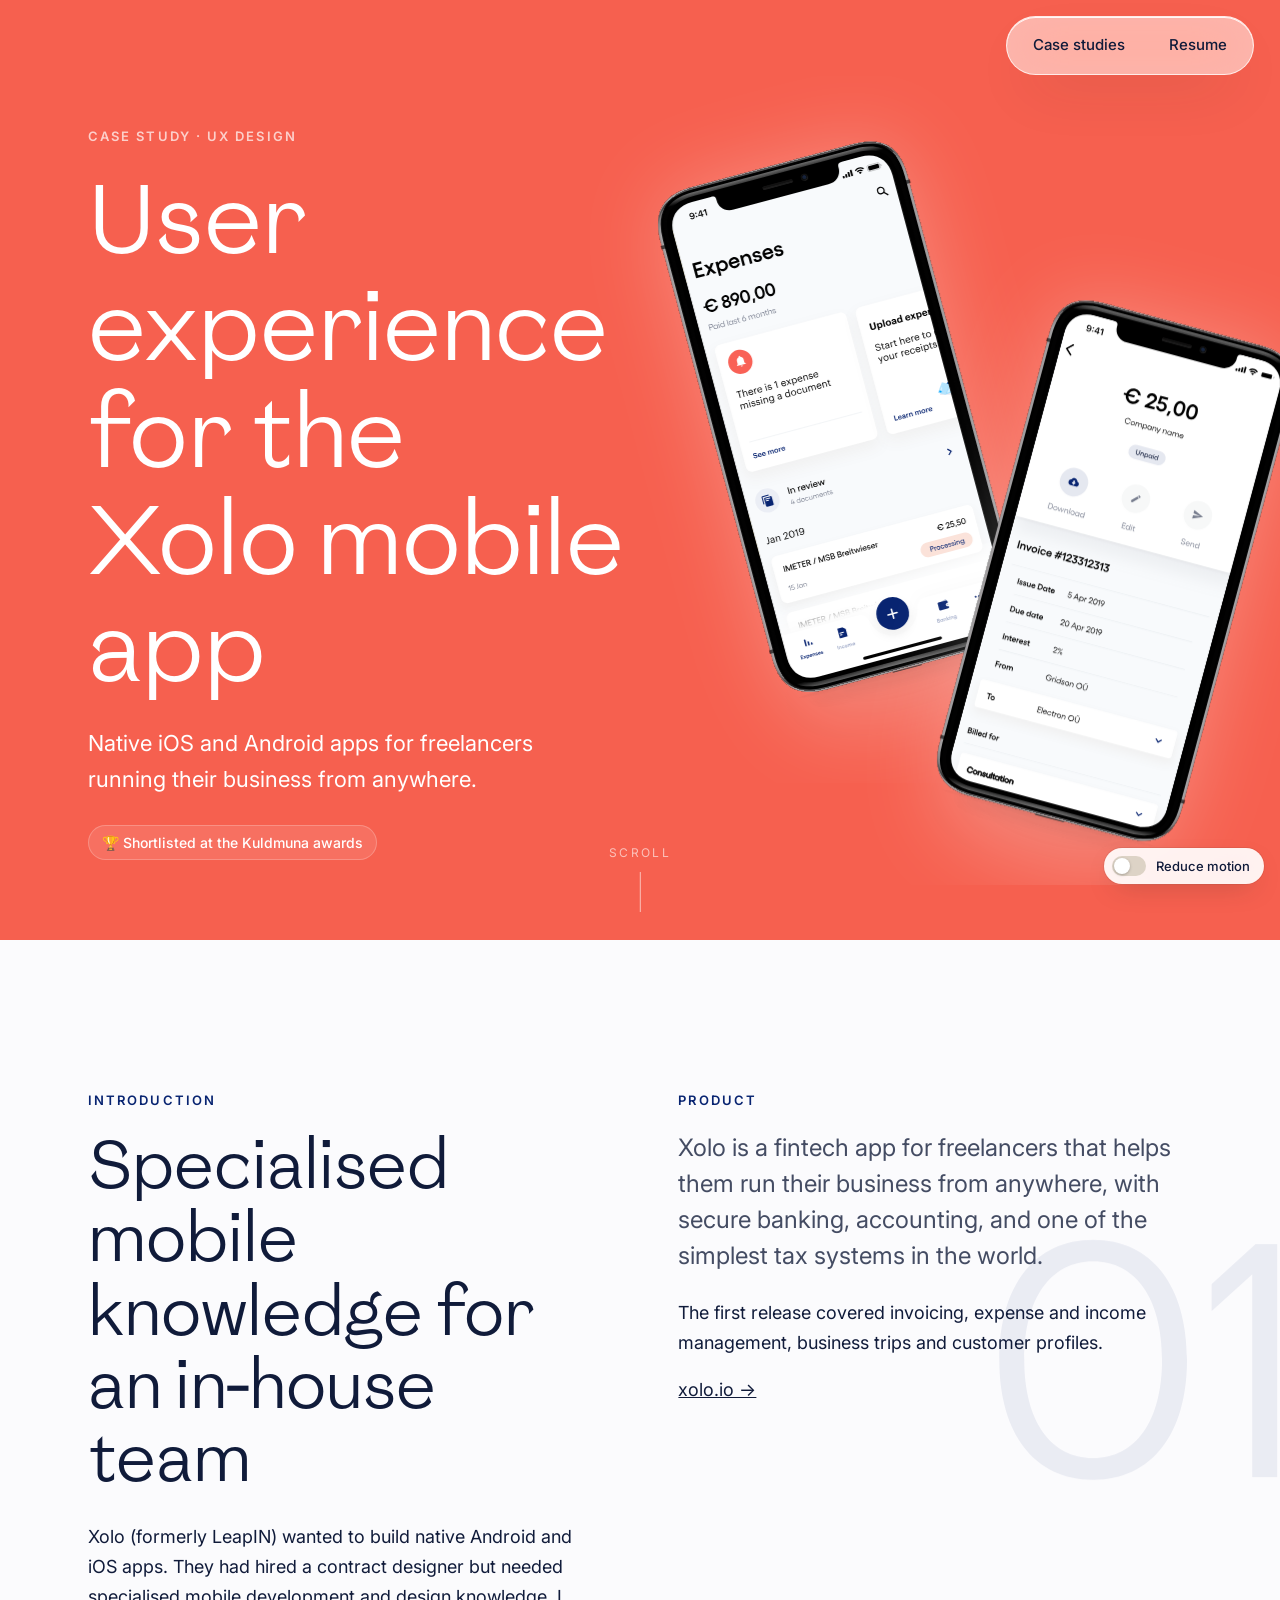
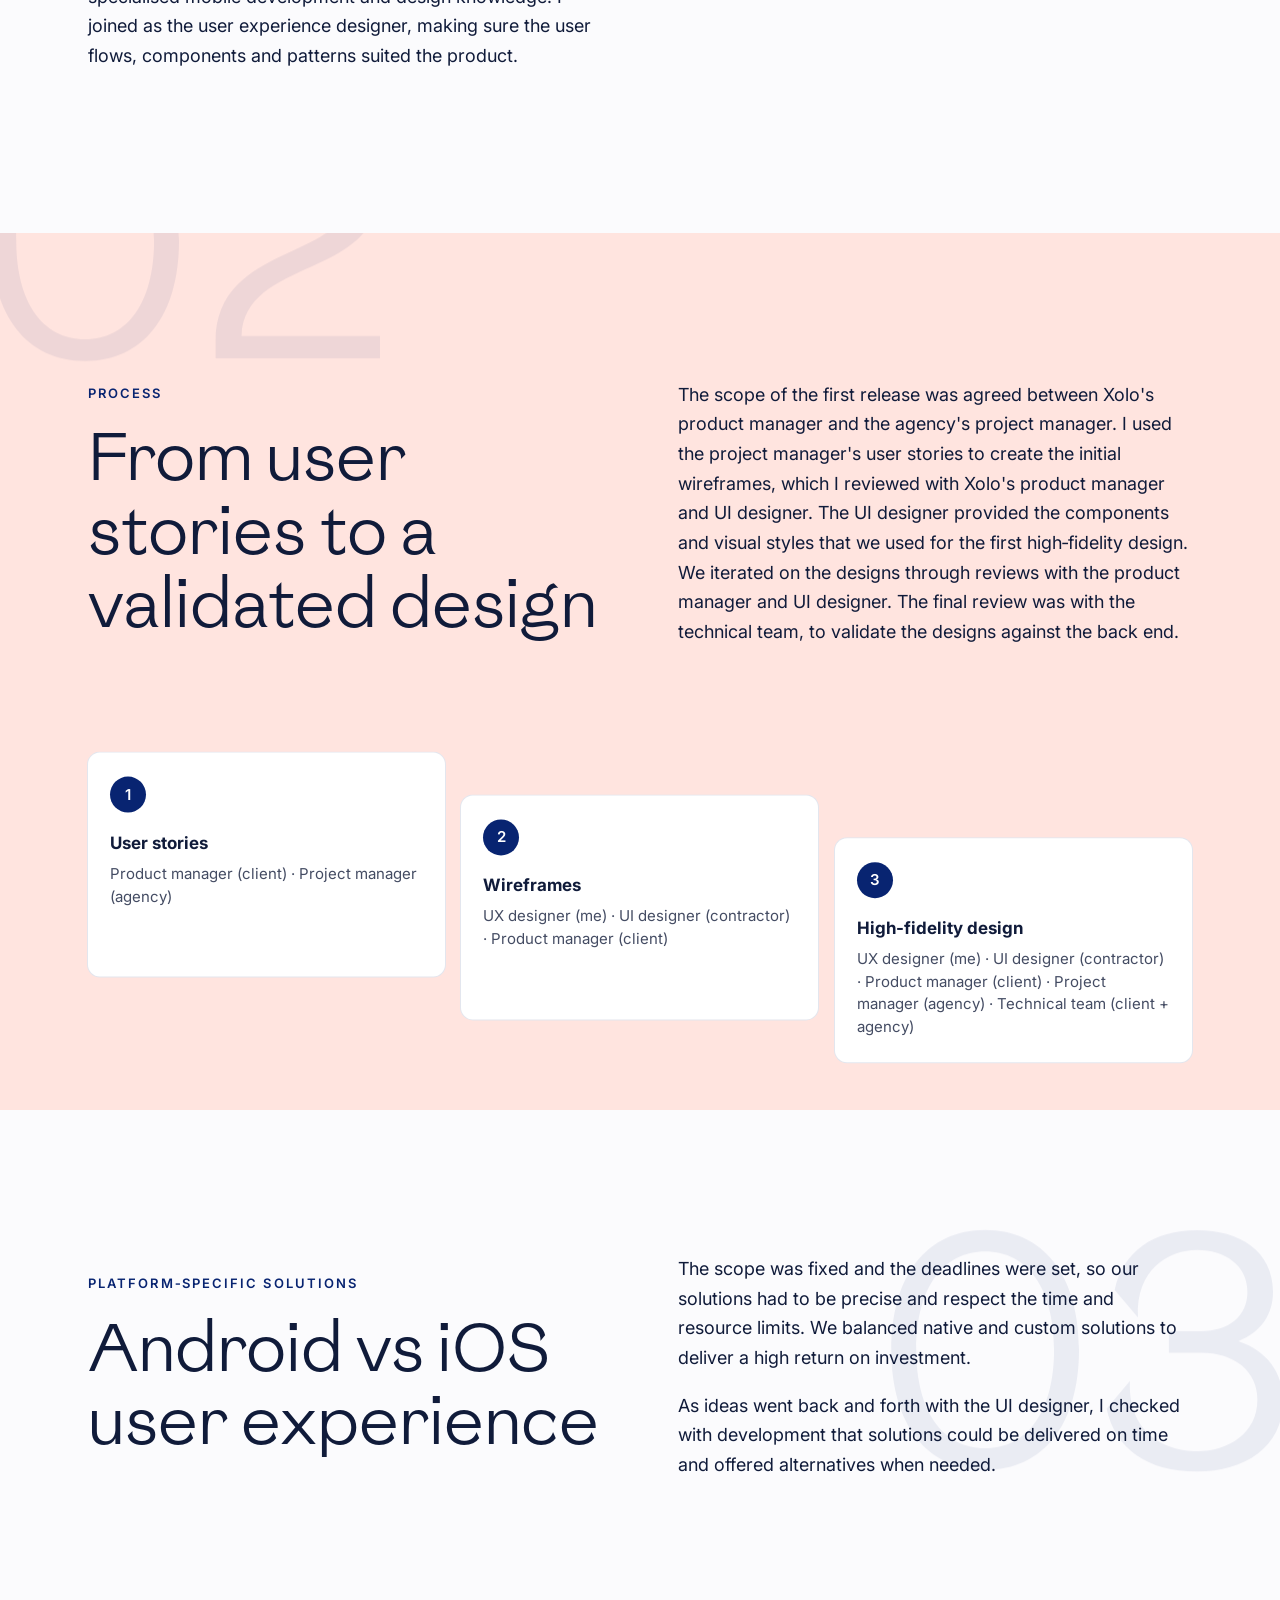
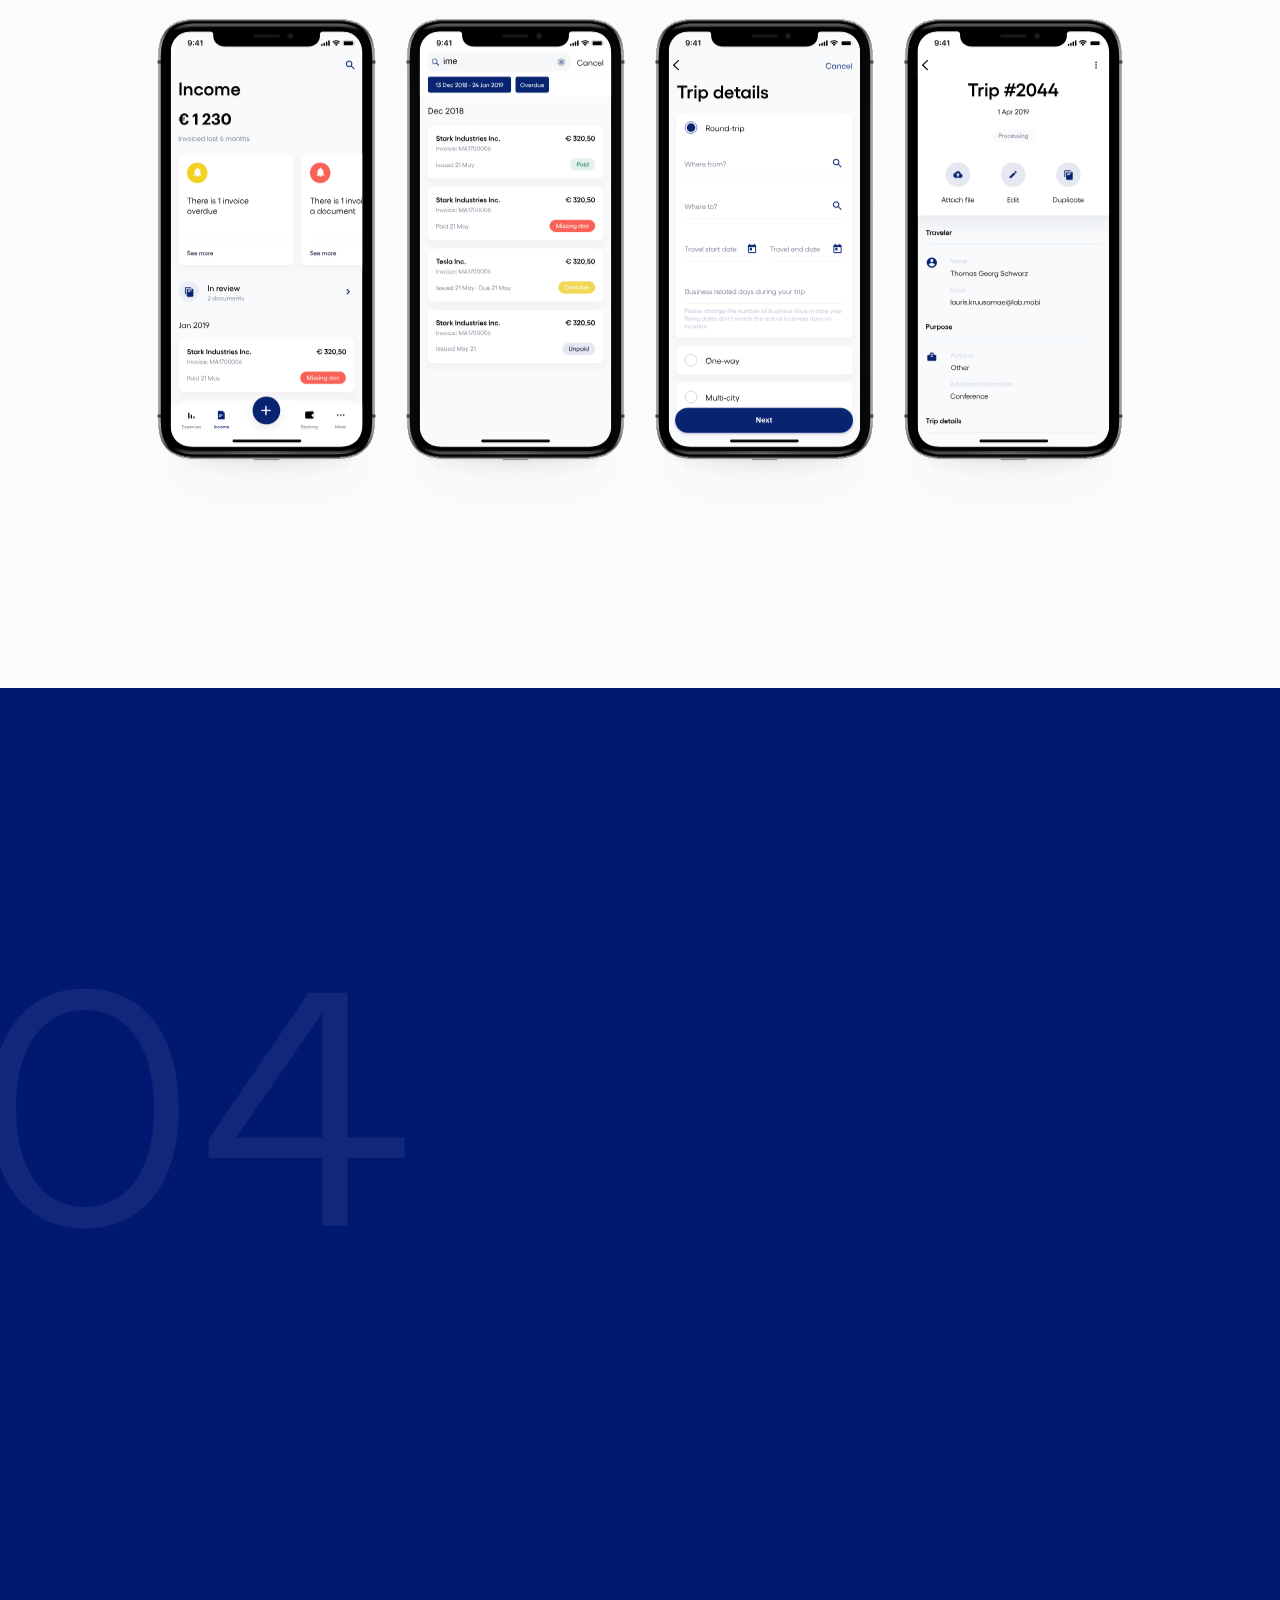
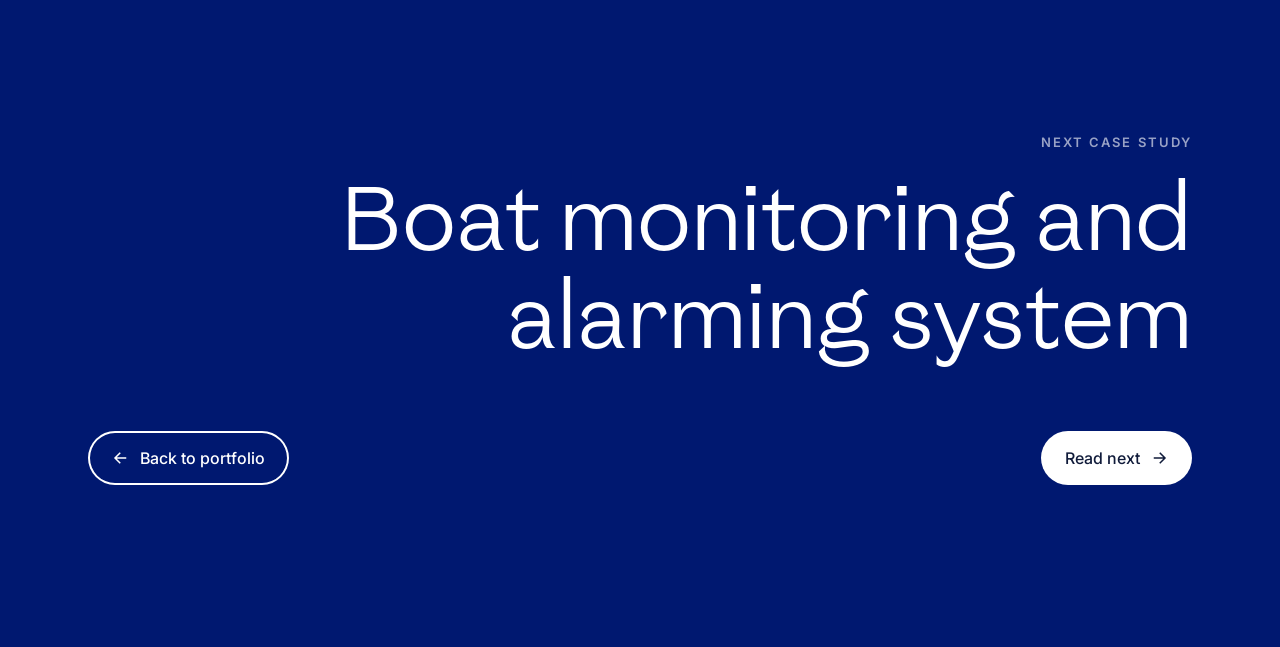
<file: work/xolo.html>
<!doctype html>
<html lang="en">
<head>
  <meta charset="utf-8">
  <meta name="viewport" content="width=device-width, initial-scale=1">
  <title>Xolo mobile app — Margit Urva</title>
  <meta name="description" content="Case study: user experience design for the Xolo fintech mobile app.">
  <link rel="preconnect" href="https://fonts.googleapis.com">
  <link rel="preconnect" href="https://fonts.gstatic.com" crossorigin>
  <link href="https://fonts.googleapis.com/css2?family=Inter:wght@300;400;500;600;700&display=swap" rel="stylesheet">
  <link rel="stylesheet" href="../assets/css/style.css?v=20261107a">
  <script>try{var m=localStorage.getItem("reduce-motion");if(m==="1"||(m===null&&matchMedia("(prefers-reduced-motion: reduce)").matches))document.documentElement.classList.add("reduce-motion")}catch(e){}</script>
</head>
<body class="theme-xolo">
  <div class="progress" aria-hidden="true"></div>
  <header class="site-header">
    <div class="container">
      <nav class="nav" aria-label="Main">
        <a href="../#work">Case studies</a>
        <a href="../resume.html">Resume</a>
      </nav>
    </div>
  </header>

  <main>
    <section class="cs-hero">
      <div class="container cs-hero__inner">
        <div>
          <span class="eyebrow reveal">Case study · UX design</span>
          <h1 class="reveal reveal-delay-1">User experience for the Xolo mobile app</h1>
          <p class="cs-hero__sub reveal reveal-delay-2">Native iOS and Android apps for freelancers running their business from anywhere.</p>
          <div class="cs-hero__meta reveal reveal-delay-3"><span class="chip">🏆 Shortlisted at the Kuldmuna awards</span></div>
        </div>
        <div class="cs-hero__visual" style="min-height:720px">
          <div style="position:absolute;left:-24%;top:-50px;width:106%" data-speed="0.1" data-speed-x="-0.35">
            <img src="../assets/img/xolo/phone-expenses.svg" alt="Xolo app Expenses screen on an iPhone" style="box-shadow:none;border-radius:0">
          </div>
          <div style="position:absolute;right:-40%;top:90px;width:104%" data-speed="0.22" data-speed-x="0.35">
            <img src="../assets/img/xolo/phone-invoice.svg" alt="Xolo app invoice detail screen on an iPhone" style="box-shadow:none;border-radius:0">
          </div>
        </div>
      </div>
      <div class="scroll-cue" aria-hidden="true">Scroll</div>
    </section>

    <section class="chapter">
      <span class="ghost" data-speed="-0.25" aria-hidden="true">01</span>
      <div class="container split" style="align-items:start">
        <div class="reveal">
          <span class="eyebrow">Introduction</span>
          <h2>Specialised mobile knowledge for an in‑house team</h2>
          <p>Xolo (formerly LeapIN) wanted to build native Android and iOS apps. They had hired a contract designer but needed specialised mobile development and design knowledge. I joined as the user experience designer, making sure the user flows, components and patterns suited the product.</p>
        </div>
        <div class="reveal reveal-delay-1">
          <span class="eyebrow">Product</span>
          <p class="lead" style="margin-top:16px">Xolo is a fintech app for freelancers that helps them run their business from anywhere, with secure banking, accounting, and one of the simplest tax systems in the world.</p>
          <p>The first release covered invoicing, expense and income management, business trips and customer profiles.</p>
          <p><a href="https://www.xolo.io/">xolo.io →</a></p>
        </div>
      </div>
    </section>

    <section class="chapter chapter--accent">
      <span class="ghost ghost--left" data-speed="-0.2" aria-hidden="true">02</span>
      <div class="container">
        <div class="split">
          <div class="reveal">
            <span class="eyebrow">Process</span>
            <h2>From user stories to a validated design</h2>
          </div>
          <p class="reveal reveal-delay-1">The scope of the first release was agreed between Xolo's product manager and the agency's project manager. I used the project manager's user stories to create the initial wireframes, which I reviewed with Xolo's product manager and UI designer. The UI designer provided the components and visual styles that we used for the first high‑fidelity design. We iterated on the designs through reviews with the product manager and UI designer. The final review was with the technical team, to validate the designs against the back end.</p>
        </div>
        <ol class="flow" style="--cols:3;padding:0">
          <li class="reveal" data-speed="0.04"><strong>User stories</strong><span>Product manager (client) · Project manager (agency)</span></li>
          <li class="reveal reveal-delay-1" data-speed="0.1"><strong>Wireframes</strong><span>UX designer (me) · UI designer (contractor) · Product manager (client)</span></li>
          <li class="reveal reveal-delay-2" data-speed="0.16"><strong>High‑fidelity design</strong><span>UX designer (me) · UI designer (contractor) · Product manager (client) · Project manager (agency) · Technical team (client + agency)</span></li>
        </ol>
      </div>
    </section>

    <section class="chapter">
      <span class="ghost" data-speed="-0.25" aria-hidden="true">03</span>
      <div class="container split">
        <div class="reveal">
          <span class="eyebrow">Platform‑specific solutions</span>
          <h2>Android vs iOS user experience</h2>
        </div>
        <div class="reveal reveal-delay-1">
          <p>The scope was fixed and the deadlines were set, so our solutions had to be precise and respect the time and resource limits. We balanced native and custom solutions to deliver a high return on investment.</p>
          <p>As ideas went back and forth with the UI designer, I checked with development that solutions could be delivered on time and offered alternatives when needed.</p>
        </div>
      </div>
      <div class="container" style="margin-top:64px" data-speed="0.08">
        <img class="reveal" src="../assets/img/xolo/screens.svg" alt="Xolo app screens: Income overview, invoice search with filters, and business trip form" loading="lazy" style="width:100%">
      </div>
    </section>

    <section class="chapter chapter--dark">
      <span class="ghost ghost--left" data-speed="-0.2" aria-hidden="true" style="color:#fff">04</span>
      <div class="container split">
        <div class="reveal">
          <span class="eyebrow">Challenges &amp; outcome</span>
          <h2>Communication as the key to launch</h2>
          <p class="muted">Working as a contractor for an in‑house product team was challenging. We lacked knowledge of the product, and the client team lacked knowledge of mobile development, so thorough communication was essential for a successful launch.</p>
          <p class="muted">The app has solid adoption among its target group. Feedback on the product UX has been positive, and it was shortlisted in the e‑service category of Kuldmuna, the Estonian marketing and design awards.</p>
        </div>
        <div data-speed="0.12">
          <div class="frame reveal reveal-delay-1" style="max-width:460px;margin-left:auto">
            <img src="../assets/img/xolo/brand.jpg" alt="Xolo, the home of modern freelancers: app shown on an iPhone" loading="lazy">
          </div>
        </div>
      </div>
    </section>

    <section class="next">
      <div class="container next__row">
        <a class="btn btn--ghost next__back" href="../#work">
          <svg viewBox="0 0 24 24" fill="none" stroke="currentColor" stroke-width="2" aria-hidden="true"><path d="M19 12H5M11 5l-7 7 7 7"/></svg>
          Back to portfolio
        </a>
        <a class="next__link" href="boat-monitoring.html">
          <span class="eyebrow">Next case study</span>
          <h2>Boat monitoring and alarming system</h2>
          <span class="btn next__cta">Read next
            <svg viewBox="0 0 24 24" fill="none" stroke="currentColor" stroke-width="2" aria-hidden="true"><path d="M5 12h14M13 5l7 7-7 7"/></svg>
          </span>
        </a>
      </div>
    </section>
  </main>


  <script src="../assets/js/main.js?v=20261107a"></script>
</body>
</html>
</file>
<file: assets/css/style.css>
/* ==========================================================================
   Margit Urva — Portfolio
   Plain CSS, no build step. Per-page themes are set with a class on <body>.
   ========================================================================== */

/* Headline face: Absans by Collletttivo (SIL OFL 1.1, see assets/fonts/absans/LICENSE.txt).
   Single weight, so it serves every weight to avoid faux bold. */
@font-face { font-family: "Absans"; src: url("../fonts/absans/Absans-Regular.woff2") format("woff2"); font-weight: 100 1000; font-style: normal; font-display: swap; }

:root {
  --ink: #2e2822;
  --ink-2: #5c5247;
  --muted: #8e8274;
  --bg: #fbf8f3;
  --soft: #f3ede4;
  --line: #e5dccf;

  --accent: #4f6a43;
  --accent-ink: #ffffff;
  --accent-soft: #ebdfcf;
  --hero-bg: #ebdfcf;
  --hero-ink: #2e2822;

  --radius: 20px;
  --radius-sm: 12px;
  --radius-shot: 8px; /* screenshots and product visuals */
  --shadow: 0 30px 60px -20px rgba(46, 40, 34, 0.25), 0 12px 24px -12px rgba(46, 40, 34, 0.15);
  --shadow-sm: 0 8px 24px -10px rgba(46, 40, 34, 0.2);

  --max: 1200px;
  --gutter: clamp(16px, 4vw, 48px);
  --font: "Inter", system-ui, -apple-system, "Segoe UI", Roboto, sans-serif;
  --font-display: "Absans", "Inter", system-ui, sans-serif;
  --ease: cubic-bezier(0.2, 0.7, 0.1, 1);
}

/* Per-page themes ------------------------------------------------------- */
/* Case study palettes, each taken from that project's own designs.
   --dark drives dark bands and the "next case study" footer section. */
:root { --dark: #2a241e; --shape: #dcc8b0; }

/* Agentic onboarding: Pipedrive Setup agent indigo, lavender gradient, Pipedrive green */
.theme-agentic {
  --ink: #1d1b3a; --ink-2: #4a4866; --muted: #7c7a96;
  --bg: #fbfaff; --soft: #f3f1fb; --line: #e4e0f3;
  --accent: #33338f; --accent-soft: #ece8fa;
  --hero-bg: #1d1b4b; --hero-ink: #ffffff; --dark: #1d1b4b;
  --glow-a: #8f7fe0; --glow-b: #2a8a4f;
}
/* Navigation: interface lavender with the deep indigo navigation rail */
.theme-nav {
  --ink: #1e1848; --ink-2: #4a4670; --muted: #7d7a9c;
  --bg: #fbfbff; --soft: #f2f2fd; --line: #e1e1f3;
  --accent: #4a42a8; --accent-soft: #e4e4fb;
  --hero-bg: #d6d6f9; --hero-ink: #1e1848; --dark: #201850; --shape: #c4c4f2;
}
/* Design system: DS scheme neutrals, navy and periwinkle */
.theme-ds {
  --ink: #21232c; --ink-2: #4b4d5c; --muted: #6f6e85;
  --bg: #fbfbfc; --soft: #f2f3f7; --line: #e2e4ec;
  --accent: #082471; --accent-soft: #e6e9fe;
  --hero-bg: #eef0f6; --hero-ink: #21232c; --dark: #21232c;
}
/* Xolo: coral from the original case study, Xolo brand navy */
.theme-xolo {
  --ink: #101b3a; --ink-2: #444c63; --muted: #777d8e;
  --bg: #fbfbfd; --soft: #f3f4f8; --line: #e3e6ee;
  --accent: #082471; --accent-soft: #ffe4df;
  --hero-bg: #f6604f; --hero-ink: #ffffff; --dark: #001870;
}
/* Boat: console night blues, status green and alarm red */
.theme-boat {
  --ink: #121a24; --ink-2: #44505f; --muted: #6b7686;
  --bg: #f9fafb; --soft: #f1f4f7; --line: #dfe5ec;
  --accent: #13804a; --accent-soft: #e3edf4;
  --hero-bg: #0d1620; --hero-ink: #ffffff; --dark: #0d1620;
  --wave-a: #142233; --wave-b: #1b2c40;
}

/* Base ------------------------------------------------------------------ */
*,
*::before,
*::after { box-sizing: border-box; }

html { -webkit-text-size-adjust: 100%; scroll-behavior: smooth; }
html.reduce-motion { scroll-behavior: auto; }

body {
  margin: 0;
  font-family: var(--font);
  font-size: 18px;
  line-height: 1.65;
  color: var(--ink);
  background: var(--bg);
  overflow-x: hidden;
  -webkit-font-smoothing: antialiased;
}

img { max-width: 100%; display: block; }
a { color: inherit; }
p { margin: 0 0 1em; }
h1, h2, h3, h4 { margin: 0; font-weight: 400; letter-spacing: -0.02em; line-height: 1.1; }
/* Headlines use the display face (Absans); small card and label headings stay in Inter */
/* Pair adjustment hook for the name (not needed with Absans) */
.kern-rv { margin-left: 0; }
/* Display face keeps its own spacing; negative tracking makes letter pairs collide */
h1, h2, .case-panel h3, .quote, .stat strong, .marquee { font-family: var(--font-display); letter-spacing: 0; font-kerning: normal; }

.container {
  width: 100%;
  max-width: var(--max);
  margin: 0 auto;
  padding: 0 var(--gutter);
}

.eyebrow {
  display: inline-block;
  font-size: 13px;
  font-weight: 600;
  letter-spacing: 0.16em;
  text-transform: uppercase;
  color: var(--accent);
}

.lead { font-size: clamp(20px, 2vw, 24px); line-height: 1.5; color: var(--ink-2); }
.muted { color: var(--muted); }

.skip-link {
  position: absolute; left: -999px; top: 8px;
  background: var(--ink); color: #fff; padding: 8px 14px; border-radius: 8px; z-index: 100;
}
.skip-link:focus { left: 8px; }

:focus-visible { outline: 3px solid var(--accent); outline-offset: 3px; border-radius: 4px; }

/* Header: floating action bar ------------------------------------------ */
.site-header {
  position: fixed;
  inset: 16px 0 auto 0;
  z-index: 50;
  pointer-events: none; /* only the bar itself takes clicks */
}
/* Pinned to the top-right corner of the viewport, independent of the content width */
.site-header .container { display: flex; justify-content: flex-end; max-width: none; padding: 0 clamp(16px, 2vw, 32px); }
.nav {
  pointer-events: auto;
  display: flex; gap: 4px; padding: 6px;
  border-radius: 999px;
  /* Same frosted glass as the resume sidebar, a touch more opaque so the
     links stay readable over the dark case study headers */
  background: rgba(255, 255, 255, 0.55);
  backdrop-filter: blur(28px) saturate(1.6);
  -webkit-backdrop-filter: blur(28px) saturate(1.6);
  border: 1px solid rgba(255, 255, 255, 0.75);
  box-shadow: 0 24px 60px -24px rgba(46, 40, 34, 0.3), inset 0 1px 0 rgba(255, 255, 255, 0.9);
  transition: box-shadow 0.3s;
}
.site-header.is-scrolled .nav {
  box-shadow: 0 24px 60px -20px rgba(46, 40, 34, 0.4), inset 0 1px 0 rgba(255, 255, 255, 0.9);
}
.nav a {
  text-decoration: none; font-size: 15px; font-weight: 500; color: var(--ink);
  padding: 10px 20px; border-radius: 999px;
  transition: background 0.2s, color 0.2s;
}
.nav a:hover { background: rgba(46, 40, 34, 0.07); }
.nav a[aria-current="page"] { background: var(--ink); color: #fff; }

.progress {
  position: fixed; top: 0; left: 0; height: 3px; width: 100%;
  background: var(--accent); transform-origin: 0 50%; transform: scaleX(0);
  z-index: 60;
}

/* Buttons --------------------------------------------------------------- */
.btn {
  display: inline-flex; align-items: center; gap: 10px;
  padding: 14px 24px; border-radius: 999px;
  background: var(--accent); color: var(--accent-ink);
  text-decoration: none; font-weight: 500; font-size: 16px;
  transition: transform 0.2s var(--ease), box-shadow 0.2s;
}
.btn:hover { transform: translateY(-2px); box-shadow: var(--shadow-sm); }
.btn--ghost { background: transparent; color: inherit; box-shadow: inset 0 0 0 2px currentColor; }
.btn svg { width: 18px; height: 18px; }

/* Parallax + reveal ----------------------------------------------------- */
[data-speed] { will-change: transform; }

.reveal { opacity: 0; transform: translateY(48px); transition: opacity 0.9s var(--ease), transform 0.9s var(--ease); }
.reveal.is-visible { opacity: 1; transform: none; }
/* When an element both reveals and parallaxes, JS owns transform; only fade. */
.reveal[data-speed] { transform: none; transition-property: opacity; }
.reveal-delay-1 { transition-delay: 0.1s; }
.reveal-delay-2 { transition-delay: 0.2s; }
.reveal-delay-3 { transition-delay: 0.3s; }


/* ==========================================================================
   Case study hero
   ========================================================================== */
.cs-hero {
  position: relative;
  min-height: 100vh;
  min-height: 100svh;
  display: flex; align-items: center;
  background: var(--hero-bg);
  color: var(--hero-ink);
  overflow: hidden;
  isolation: isolate;
}
.cs-hero__inner {
  position: relative; z-index: 2;
  display: grid; grid-template-columns: 1.05fr 1fr; gap: 48px; align-items: center;
  padding-top: 120px; padding-bottom: 80px;
}
.cs-hero .eyebrow { color: inherit; opacity: 0.7; }
.cs-hero h1 { font-size: clamp(52px, 7.6vw, 112px); font-weight: 400; margin: 16px 0 24px; }
.cs-hero__sub { font-size: clamp(18px, 1.8vw, 22px); max-width: 34ch; opacity: 0.85; }
.cs-hero__meta { display: flex; flex-wrap: wrap; gap: 8px; margin-top: 28px; }
.chip {
  display: inline-block; padding: 6px 14px; border-radius: 999px;
  font-size: 14px; font-weight: 500;
  background: color-mix(in srgb, currentColor 10%, transparent);
  box-shadow: inset 0 0 0 1px color-mix(in srgb, currentColor 22%, transparent);
}
.cs-hero__visual { position: relative; }
.cs-hero__visual img { border-radius: var(--radius-shot); box-shadow: var(--shadow); }

/* Single header visual that extends towards the right edge on desktop */
.cs-hero__wide { width: 125%; }
@media (max-width: 980px) { .cs-hero__wide { width: 100%; } }
.blob {
  position: absolute; border-radius: 50%; filter: blur(60px); opacity: 0.55; z-index: -1;
  pointer-events: none;
}
.shape { position: absolute; z-index: 0; pointer-events: none; }

.scroll-cue {
  position: absolute; left: 50%; bottom: 28px; transform: translateX(-50%);
  font-size: 12px; letter-spacing: 0.2em; text-transform: uppercase; opacity: 0.6;
  display: flex; flex-direction: column; align-items: center; gap: 10px; z-index: 2;
}
.scroll-cue::after {
  content: ""; width: 1px; height: 40px; background: currentColor;
  animation: cue 2s var(--ease) infinite;
  transform-origin: top;
}
@keyframes cue { 0% { transform: scaleY(0); } 50% { transform: scaleY(1); } 100% { transform: scaleY(1); opacity: 0; } }

/* Hero where the visual should dominate: smaller title, wider illustration column that can extend right */
.cs-hero--wide-visual .cs-hero__inner { grid-template-columns: minmax(0, 0.8fr) minmax(0, 1.2fr); gap: clamp(32px, 4vw, 64px); }
.cs-hero--wide-visual h1 { font-size: clamp(40px, 4vw, 64px); }
/* Spill a little to the right but never past the viewport */
.cs-hero--wide-visual .cs-hero__visual > div { width: min(120%, calc(100% + (100vw - min(100vw, var(--max))) / 2)); max-width: 900px; }
@media (max-width: 980px) {
  .cs-hero--wide-visual .cs-hero__inner { grid-template-columns: 1fr; }
  .cs-hero--wide-visual .cs-hero__visual > div { width: 100%; }
}

/* Hero whose visual bleeds off the bottom (and right) edge */
.cs-hero--bleed { align-items: stretch; }
.cs-hero--bleed .cs-hero__inner { grid-template-columns: 0.85fr 1.15fr; }
.cs-hero--bleed .cs-hero__visual { align-self: end; margin-bottom: -80px; width: 125%; }
.cs-hero--bleed .scroll-cue { display: none; }
.cs-hero--bleed h1 { font-size: clamp(48px, 6vw, 92px); }
@media (max-width: 980px) {
  .cs-hero--bleed { min-height: 0; }
  .cs-hero--bleed .cs-hero__inner { grid-template-columns: 1fr; }
  .cs-hero--bleed .cs-hero__visual { width: 100%; margin-top: 24px; }
}

/* Facts strip under hero */
.facts {
  display: grid; grid-template-columns: repeat(4, 1fr); gap: 1px;
  background: var(--line); border-radius: var(--radius); overflow: hidden;
  margin-top: -64px; position: relative; z-index: 3; box-shadow: var(--shadow);
}
.facts > div { background: #fff; padding: 24px 28px; }
.facts dt { font-size: 12px; font-weight: 600; letter-spacing: 0.14em; text-transform: uppercase; color: var(--muted); margin-bottom: 6px; }
.facts dd { margin: 0; font-size: 17px; line-height: 1.4; }

/* ==========================================================================
   Chapters
   ========================================================================== */
.chapter {
  position: relative;
  padding: clamp(96px, 16vh, 180px) 0;
  overflow: hidden;
}
.chapter--soft { background: var(--soft); }
.chapter--accent { background: var(--accent-soft); }
.chapter--dark { background: var(--dark); color: #fff; }
.chapter--dark .eyebrow { color: var(--accent-soft); }
.chapter--dark .lead, .chapter--dark .muted { color: rgba(255,255,255,0.72); }

.ghost {
  position: absolute; top: 6%; right: -2%;
  font-family: var(--font-display);
  font-size: clamp(160px, 26vw, 380px); font-weight: 700; line-height: 0.8;
  letter-spacing: 0;
  color: var(--accent); opacity: 0.07;
  pointer-events: none; user-select: none; z-index: 0;
}
.ghost--left { right: auto; left: -2%; }

.chapter .container { position: relative; z-index: 1; }

.chapter h2 { font-size: clamp(40px, 5.2vw, 72px); font-weight: 400; margin: 14px 0 28px; max-width: 18ch; }
.chapter h3 { font-size: 22px; font-weight: 600; letter-spacing: -0.01em; margin-bottom: 10px; }

.split { display: grid; grid-template-columns: 1fr 1fr; gap: clamp(40px, 6vw, 96px); align-items: center; }
.split--wide-visual { grid-template-columns: 0.85fr 1.15fr; }
.split--reverse > :first-child { order: 2; }
.prose { max-width: 60ch; }

.ticks { list-style: none; padding: 0; margin: 0; display: grid; gap: 14px; }
.ticks li { position: relative; padding-left: 32px; }
.ticks li::before {
  content: ""; position: absolute; left: 0; top: 0.55em; width: 16px; height: 16px; border-radius: 50%;
  background: var(--accent-soft); box-shadow: inset 0 0 0 4px var(--accent);
}
.chapter--dark .ticks li::before { background: transparent; }

/* Media frames */
.frame {
  border-radius: var(--radius-shot); overflow: hidden; background: #fff;
  box-shadow: var(--shadow);
}
.frame img { width: 100%; height: auto; }
.frame-caption { font-size: 13px; letter-spacing: 0.12em; text-transform: uppercase; color: var(--muted); margin-top: 14px; font-weight: 600; }

/* Full-bleed band with layered images */
.band {
  position: relative; overflow: hidden;
  padding: clamp(80px, 14vh, 160px) 0;
  background: var(--accent-soft);
}
.band__stage { position: relative; min-height: 560px; }
.band__stage .frame { position: absolute; }

/* Hand-drawn arrow between layered visuals (draws itself in when revealed) */
.hand-arrow { z-index: 2; overflow: visible; pointer-events: none; color: var(--accent); }
.hand-arrow--mobile { display: none; } /* gentler arrow used when the visuals stack */
.hand-arrow__draw { stroke-dasharray: 330; stroke-dashoffset: 330; transition: stroke-dashoffset 1.1s cubic-bezier(0.55, 0, 0.3, 1) 0.2s; }
.hand-arrow__draw-head { stroke-dasharray: 80; stroke-dashoffset: 80; transition: stroke-dashoffset 0.4s ease-out 1.25s; }
.hand-arrow.is-visible .hand-arrow__draw, .hand-arrow.is-visible .hand-arrow__draw-head { stroke-dashoffset: 0; }
.reduce-motion .hand-arrow__draw, .reduce-motion .hand-arrow__draw-head { stroke-dashoffset: 0; }

/* Visual whose bottom edge is cropped: stretch its column and pin it to the section's bottom edge
   (the offset cancels the chapter's bottom padding) */
.anchor-bottom-stage { align-self: stretch; }
.anchor-bottom { bottom: calc(-1 * clamp(96px, 16vh, 180px)); }
.anchor-bottom img { display: block; }

/* Card sorting visual + legend */
.card-sort { margin: 0; }
.card-sort img { width: 100%; height: auto; }
.card-sort__legend { display: flex; align-items: center; gap: 10px; margin-top: 18px; font-size: 14px; font-weight: 500; color: var(--ink-2); }
.card-sort__swatch { width: 28px; height: 16px; border-radius: 4px; background: #fde4e0; box-shadow: inset 0 0 0 1.5px #b03020; flex: none; }
.card-sort__legend { color: #b03020; }

/* Live prototype embed: a 1440×900 desktop prototype scaled to fit a browser-style frame */
.proto__head { display: grid; grid-template-columns: 1fr 1fr; gap: clamp(32px, 5vw, 80px); align-items: end; margin-bottom: 48px; }
.proto__head h2 { margin-bottom: 0; }
.proto__head p { color: var(--ink-2); margin: 0; }
.proto__window { border-radius: 14px; overflow: hidden; background: #fff; box-shadow: var(--shadow); border: 1px solid var(--line); }
.proto__bar { display: flex; align-items: center; gap: 16px; height: 40px; padding: 0 16px; background: var(--soft); border-bottom: 1px solid var(--line); }
.proto__dots { display: flex; gap: 6px; }
.proto__dots i { width: 11px; height: 11px; border-radius: 50%; background: #d9d6e6; display: block; }
.proto__url { flex: 1; max-width: 420px; margin: 0 auto; padding: 4px 14px; border-radius: 8px; background: #fff; font-size: 13px; color: var(--muted); text-align: center; overflow: hidden; text-overflow: ellipsis; white-space: nowrap; }
.proto__frame { position: relative; aspect-ratio: 16 / 10; overflow: hidden; }
.proto__frame iframe { position: absolute; top: 0; left: 0; width: 1440px; height: 900px; border: 0; transform-origin: 0 0; transform: scale(var(--proto-scale, 1)); }
.proto__fallback { display: none; width: 100%; height: auto; }
.proto__open { margin-top: 24px; }
.proto__open svg { width: 16px; height: 16px; }
@media (max-width: 899px) {
  /* Too small to use the desktop prototype inline: show its entry screen and the open button */
  .proto__head { grid-template-columns: 1fr; gap: 16px; }
  .proto__frame { display: none; }
  .proto__fallback { display: block; }
}

/* Usability signals: positive vs needs-change */
.signal { --sig: #1f7a4a; --sig-bg: #e5f4ea; }
.signal--neg { --sig: #b4362a; --sig-bg: #fbe7e4; }
.card.signal { background: color-mix(in srgb, var(--sig-bg) 60%, #fff); box-shadow: inset 0 0 0 1px color-mix(in srgb, var(--sig) 22%, transparent); }
.signal__tag {
  display: inline-flex; align-items: center; padding: 4px 10px; border-radius: 999px;
  font-size: 12px; font-weight: 600; letter-spacing: 0.04em; text-transform: uppercase;
  color: var(--sig); background: var(--sig-bg); margin-bottom: 16px;
}
.signal__tag svg { width: 16px; height: 16px; }
.signal__tag--pos { --sig: #1f7a4a; --sig-bg: #e5f4ea; }
.signal__tag--neg { --sig: #b4362a; --sig-bg: #fbe7e4; }
/* Findings grouped under positive / negative headings, one card per row */
.signals-group { margin-top: 56px; max-width: 980px; }
.signals-group + .signals-group { margin-top: 48px; }
/* Group headings use the eyebrow style: small caps in the accent colour */
.chapter .signals-group__title { font-family: var(--font); font-size: 13px; font-weight: 600; letter-spacing: 0.16em; text-transform: uppercase; color: var(--accent); margin: 0 0 16px; }
.signals-list { display: grid; gap: 12px; }
.signals-list .signal { padding: 24px 28px; }
.signals-list .signal h3 { margin-bottom: 6px; }
.signals-list .signal p { margin: 0; }

/* Experiment results: working / not working / next */
.northstar { display: grid; grid-template-columns: minmax(0, 0.9fr) minmax(0, 1.1fr); gap: 8px 48px; align-items: start; margin: 40px 0 24px; padding: 28px 32px; border-radius: var(--radius); background: rgba(255, 255, 255, 0.1); box-shadow: inset 0 0 0 1px rgba(255, 255, 255, 0.16); }
.northstar__label { grid-column: 1 / -1; font-size: 13px; font-weight: 600; letter-spacing: 0.16em; text-transform: uppercase; color: #fff; }
.northstar__result { font-family: var(--font-display); font-size: clamp(26px, 2.6vw, 36px); line-height: 1.2; color: #fff; margin: 0; }
.chapter--dark .northstar__why { margin: 0; font-size: 16px; line-height: 1.6; color: rgba(255, 255, 255, 0.74); }
@media (max-width: 860px) { .northstar { grid-template-columns: 1fr; } }
.chapter .result__title { font-family: var(--font); font-size: 13px; font-weight: 600; letter-spacing: 0.16em; text-transform: uppercase; color: #fff; margin: 0 0 20px; }
.result__item + .result__item { margin-top: 24px; padding-top: 24px; border-top: 1px solid rgba(255, 255, 255, 0.12); }
.result__item h4 { font-size: 17px; font-weight: 600; line-height: 1.35; margin: 0 0 8px; color: #fff; }
.chapter--dark .result p, .result ul { font-size: 15px; line-height: 1.6; color: rgba(255, 255, 255, 0.74); margin: 0; }
.result ul { padding-left: 18px; }
.result li + li { margin-top: 6px; }
.result strong { color: #fff; font-weight: 600; }
@media (max-width: 1100px) { .cards.results { --cols: 1 !important; } }

/* Test design: enrolment, treatment split and eligibility limits */
.testdesign__main strong { font-size: clamp(72px, 9vw, 128px); }
.testdesign__split { margin-top: 28px; }
.testdesign__bar { height: 10px; border-radius: 999px; background: var(--accent-soft); overflow: hidden; box-shadow: inset 0 0 0 1px var(--line); }
.testdesign__treat { display: block; height: 100%; background: var(--accent); border-radius: 999px; }
.testdesign__legend { display: flex; flex-wrap: wrap; gap: 8px 24px; margin-top: 12px; font-size: 15px; color: var(--ink-2); }
.testdesign__legend span { display: inline-flex; align-items: center; gap: 8px; }
.testdesign__legend strong { color: var(--ink); }
.testdesign__dot { width: 10px; height: 10px; border-radius: 50%; background: var(--accent-soft); box-shadow: inset 0 0 0 1px var(--line); display: inline-block; }
.testdesign__dot--treat { background: var(--accent); box-shadow: none; }
.testdesign__limits { list-style: none; padding: 0; margin: 28px 0 0; display: flex; flex-wrap: wrap; gap: 8px; }
.testdesign__limits li { padding: 6px 14px; border-radius: 999px; font-size: 14px; font-weight: 500; color: var(--ink-2); background: var(--soft); box-shadow: inset 0 0 0 1px var(--line); }

.ba-caption { margin-top: 32px; }

/* Cards */
.cards { display: grid; grid-template-columns: repeat(var(--cols, 3), 1fr); gap: 24px; margin-top: 56px; }
.card {
  background: #fff; border-radius: var(--radius); padding: 32px;
  box-shadow: 0 0 0 1px var(--line);
}
.chapter--soft .card, .chapter--accent .card { box-shadow: none; }
.chapter--dark .card { background: rgba(255,255,255,0.06); box-shadow: inset 0 0 0 1px rgba(255,255,255,0.12); }
.card p:last-child { margin-bottom: 0; }
.card .num {
  font-size: 14px; font-weight: 700; color: var(--accent); letter-spacing: 0.08em; margin-bottom: 18px; display: block;
}
.card p { color: var(--ink-2); font-size: 16px; }
.chapter--dark .card .num { color: #fff; }
.chapter--dark .card p { color: rgba(255,255,255,0.72); }

/* Stats */
.stats { display: grid; grid-template-columns: repeat(var(--cols, 4), 1fr); gap: 32px; margin-top: 48px; }
.stat strong {
  display: block; font-size: clamp(56px, 7vw, 100px); font-weight: 400; letter-spacing: 0; line-height: 1;
  color: var(--accent);
}
/* Absans draws "%" very light and has no bolder weight; set it in Inter to match the digits */
.stat .pct { font-family: var(--font); font-weight: 300; display: inline; font-size: 1em; margin: 0; color: inherit; max-width: none; }
.stat span { display: block; margin-top: 12px; font-size: 15px; color: var(--ink-2); max-width: 24ch; }
.chapter--dark .stat span { color: rgba(255,255,255,0.7); }

/* Quote */
.quote {
  font-size: clamp(30px, 3.8vw, 52px); line-height: 1.3; font-weight: 400; letter-spacing: 0;
  margin: 0; max-width: 28ch;
}
.quote.quote--body { font-family: var(--font); font-weight: 300; letter-spacing: -0.01em; font-size: clamp(26px, 3.2vw, 44px); }
.quote-mark { font-size: 140px; line-height: 0.6; color: var(--accent); opacity: 0.35; display: block; height: 60px; }

/* Flow / steps */
.flow { display: grid; grid-template-columns: repeat(var(--cols, 5), 1fr); gap: 16px; margin-top: 56px; counter-reset: step; }
.flow li {
  list-style: none; position: relative; background: #fff; border-radius: var(--radius-sm); padding: 24px 22px;
  box-shadow: 0 0 0 1px var(--line);
}
.flow li::before {
  counter-increment: step; content: counter(step);
  display: grid; place-items: center; width: 36px; height: 36px; border-radius: 50%;
  background: var(--accent); color: #fff; font-weight: 600; font-size: 15px; margin-bottom: 16px;
}
.flow li strong { display: block; margin-bottom: 6px; font-size: 17px; }
.flow li span { font-size: 15px; color: var(--ink-2); line-height: 1.5; display: block; }
.flow--muted li::before { background: var(--muted); }
.flow--rich li span { font-size: 15px; line-height: 1.6; }
@media (min-width: 981px) and (max-width: 1240px) { .flow--rich { --cols: 3 !important; } }

/* Comparison */
.compare { display: grid; grid-template-columns: 1fr 1fr; gap: 24px; margin-top: 48px; }
.compare .card h4 { font-size: 13px; letter-spacing: 0.14em; text-transform: uppercase; font-weight: 700; margin-bottom: 18px; }
.compare .card--chosen { box-shadow: inset 0 0 0 2px var(--accent); }
.compare .card--chosen h4 { color: var(--accent); }
.compare .card--dim h4 { color: var(--muted); }

/* Callout */
.callout {
  margin-top: 40px; padding: 24px 28px; border-radius: var(--radius-sm);
  background: var(--accent-soft); color: var(--ink); font-size: 17px;
}
.callout strong { color: var(--accent); }

/* Gallery that scrolls horizontally on small screens */
.trio { display: grid; grid-template-columns: repeat(3, 1fr); gap: 24px; margin-top: 56px; }

/* Next case study ------------------------------------------------------- */
.next {
  position: relative; overflow: hidden;
  background: var(--dark); color: #fff;
  padding: clamp(96px, 18vh, 200px) 0;
}
.next__row { position: relative; }
.next__link { text-decoration: none; display: flex; flex-direction: column; align-items: flex-end; text-align: right; margin-left: auto; }
.next .eyebrow { color: rgba(255,255,255,0.6); }
.next h2 { font-size: clamp(48px, 7vw, 108px); font-weight: 400; margin: 16px 0 64px; transition: transform 0.4s var(--ease); }
.next__link:hover h2 { transform: translateX(-16px); }
.next__cta { background: #fff; color: var(--ink); }
.next__link:hover .next__cta { box-shadow: 0 10px 24px -10px rgba(0, 0, 0, 0.5); transform: translateY(-2px); }
.next__back { color: #fff; position: absolute; left: var(--gutter); bottom: 0; } /* shares the bottom row with Read next */
.next__back:hover { background: rgba(255, 255, 255, 0.08); }
@media (max-width: 720px) {
  /* Title left-aligned; Back (left) and Read next (right) share the bottom row */
  .next__link { align-items: flex-start; text-align: left; margin-left: 0; }
  .next__cta { align-self: flex-end; }
  .next__back { left: var(--gutter); }
  .next__back, .next__cta { padding: 12px 18px; font-size: 15px; }
}
@media (max-width: 360px) {
  .next__back, .next__cta { padding: 10px 14px; font-size: 14px; gap: 6px; }
}

/* ==========================================================================
   Home
   ========================================================================== */
.home-hero {
  position: relative; min-height: 100vh; min-height: 100svh; overflow: hidden;
  display: flex; align-items: center;
  background: var(--bg);
}
.home-hero__panel {
  position: absolute; top: 0; right: 0; bottom: 0; width: 46%;
  background: var(--accent-soft);
  border-bottom-left-radius: 240px;
}
.home-hero__inner {
  position: relative; z-index: 2; width: 100%;
  display: grid; grid-template-columns: 1fr 1.15fr; gap: clamp(48px, 6vw, 96px); align-items: center;
  padding-top: 96px; padding-bottom: 64px;
}
.home-hero__stage { position: relative; aspect-ratio: 10 / 8; }
.home-hero__stage > * { position: absolute; }
.stage-shot { border-radius: var(--radius-shot); box-shadow: var(--shadow); }
.stage-phone { filter: drop-shadow(0 24px 32px rgba(46, 40, 34, 0.22)); }
.home-hero h1 {
  font-size: clamp(64px, 9.4vw, 150px); font-weight: 400; letter-spacing: 0; line-height: 0.92;
}
.home-hero h1 em { font-style: normal; color: var(--accent); }
.home-hero__role { margin-top: 28px; font-size: clamp(18px, 1.8vw, 22px); color: var(--ink-2); max-width: 36ch; }
.home-hero__cta { margin-top: 36px; display: flex; gap: 14px; flex-wrap: wrap; }


/* Case studies: full-screen panels that pin and stack as you scroll */
.cases__intro { padding-top: clamp(96px, 16vh, 180px); padding-bottom: clamp(40px, 6vh, 72px); }
.cases__intro h2 { font-size: clamp(40px, 5.2vw, 72px); font-weight: 400; margin-top: 14px; }
.case-panel {
  position: sticky; top: 0; height: 100vh; height: 100svh;
  display: flex; align-items: center; overflow: hidden;
  background: var(--p-bg); color: var(--p-ink); text-decoration: none;
  border-radius: 36px 36px 0 0;
  box-shadow: 0 -30px 60px -30px rgba(0, 0, 0, 0.35);
}
.case-panel__inner {
  display: grid; grid-template-columns: minmax(0, 0.9fr) minmax(0, 1.1fr); gap: clamp(40px, 6vw, 96px); align-items: center;
  width: 100%; transform-origin: 50% 0; will-change: transform;
}
.case-panel__index { display: block; font-size: 13px; font-weight: 600; letter-spacing: 0.16em; color: var(--p-muted); margin-bottom: 28px; font-variant-numeric: tabular-nums; }
.case-panel .eyebrow { color: var(--p-accent); }
.case-panel .badge { background: var(--p-ink); color: var(--p-bg); }
/* Title size follows the text column's width so the longest word ("customisable" ≈ 6.2em) always fits beside the visual */
.case-panel__text { container-type: inline-size; min-width: 0; }
.case-panel h3 { font-family: var(--font-display); font-size: clamp(36px, min(5.6vw, 15cqi), 92px); font-weight: 400; line-height: 1.02; margin: 14px 0 24px; }
.case-panel p { color: var(--p-muted); font-size: clamp(17px, 1.4vw, 20px); line-height: 1.6; max-width: 42ch; margin-bottom: 32px; }
.case-panel__cta {
  display: inline-flex; align-items: center; gap: 10px; padding: 14px 24px; border-radius: 999px;
  background: var(--p-ink); color: var(--p-bg); font-weight: 500; font-size: 16px;
  transition: transform 0.25s var(--ease), box-shadow 0.25s;
}
.case-panel__cta svg { width: 18px; height: 18px; transition: transform 0.25s var(--ease); }
.case-panel:hover .case-panel__cta { transform: translateY(-2px); box-shadow: 0 12px 28px -12px rgba(0, 0, 0, 0.45); }
.case-panel:hover .case-panel__cta svg { transform: translateX(4px); }
.case-panel:focus-visible { outline: 3px solid var(--p-accent); outline-offset: -6px; }

.case-panel__media {
  position: relative; aspect-ratio: 4 / 3; overflow: hidden; isolation: isolate;
  background: var(--p-tile); max-height: 72vh; justify-self: stretch;
}
/* Asymmetric organic masks, one per case study */
.case-panel:nth-child(5n+1) .case-panel__media { border-radius: 160px 28px 140px 28px / 120px 28px 160px 28px; }
.case-panel:nth-child(5n+2) .case-panel__media { border-radius: 28px 180px 28px 120px / 28px 140px 28px 160px; }
.case-panel:nth-child(5n+3) .case-panel__media { border-radius: 200px 200px 28px 140px / 160px 120px 28px 120px; }
.case-panel:nth-child(5n+4) .case-panel__media { border-radius: 28px 140px 200px 28px / 28px 120px 160px 28px; }
.case-panel:nth-child(5n+5) .case-panel__media { border-radius: 200px 160px 28px 28px / 150px 130px 28px 28px; }
.case-panel__layer { position: absolute; inset: -12% 0; display: grid; place-items: center; }
.case-panel__bg { position: absolute; inset: 0; width: 100%; height: 100%; object-fit: cover; z-index: -1; }
.case-panel__cover { width: 100%; height: 100%; object-fit: cover; }
.case-panel__shot { border-radius: var(--radius-shot); box-shadow: 0 30px 60px -20px rgba(0, 0, 0, 0.35); transition: transform 0.6s var(--ease); }
.case-panel__shot--plain { border-radius: 0; box-shadow: none; }
.case-panel:hover .case-panel__shot { transform: scale(1.02); }
.badge {
  display: inline-block; font-size: 12px; font-weight: 700; letter-spacing: 0.12em; text-transform: uppercase;
  padding: 5px 10px; border-radius: 6px; background: var(--ink); color: #fff; margin-left: 10px; vertical-align: middle;
}

.marquee {
  overflow: hidden; white-space: nowrap; padding: 28px 0;
  border-top: 1px solid var(--line); border-bottom: 1px solid var(--line);
  font-size: clamp(32px, 4.8vw, 64px); font-weight: 400; letter-spacing: 0; color: var(--ink-2);
}
.marquee__track { display: inline-block; animation: marquee 40s linear infinite; }
.marquee:hover .marquee__track { animation-play-state: paused; }
@keyframes marquee { from { transform: translateX(0); } to { transform: translateX(-50%); } }
.marquee__track span { margin-right: 48px; }
.marquee__track span::after { content: "✦"; margin-left: 48px; color: var(--accent); font-size: 0.6em; vertical-align: middle; }

/* ==========================================================================
   Resume
   ========================================================================== */
.resume { display: grid; grid-template-columns: 304px 1fr; min-height: 100vh; position: relative; isolation: isolate; }
/* Mirror the glass panel's 16px outer margin on the right so the centred content has equal space on both sides */
@media (min-width: 981px) { .resume { padding-right: 16px; } }
/* Soft colour fields behind the glass sidebar */
.resume::before {
  content: ""; position: fixed; inset: 0; z-index: -1; pointer-events: none;
  background:
    radial-gradient(38% 46% at 6% 18%, rgba(79, 106, 67, 0.32), transparent 70%),
    radial-gradient(30% 40% at 22% 88%, rgba(201, 164, 106, 0.35), transparent 70%),
    radial-gradient(26% 30% at 2% 62%, rgba(122, 140, 106, 0.18), transparent 70%),
    radial-gradient(40% 50% at 92% 4%, rgba(235, 223, 207, 0.6), transparent 70%);
}
.resume__side {
  margin: 16px; padding: 0 0 24px; position: sticky; top: 16px; height: calc(100vh - 32px); overflow: auto;
  display: flex; flex-direction: column;
  border-radius: 28px;
  background: rgba(255, 255, 255, 0.42);
  backdrop-filter: blur(28px) saturate(1.6);
  -webkit-backdrop-filter: blur(28px) saturate(1.6);
  border: 1px solid rgba(255, 255, 255, 0.75);
  box-shadow: 0 24px 60px -24px rgba(46, 40, 34, 0.3), inset 0 1px 0 rgba(255, 255, 255, 0.9);
}
.resume__photo { width: 128px; height: 128px; margin: 40px auto 0; border-radius: 50%; object-fit: cover; object-position: 50% 30%; box-shadow: 0 0 0 4px #fff, var(--shadow-sm); }
.resume__side-body { padding: 24px 24px 0; display: flex; flex-direction: column; flex: 1; }
.resume__side h1 { font-size: 30px; font-weight: 400; }
.resume__side .role { margin: 6px 0 16px; color: var(--ink-2); font-size: 15px; }
.resume__side .focus { font-weight: 600; font-size: 14px; line-height: 1.7; margin-bottom: 20px; white-space: nowrap; }
/* Fixed-size tiles at every screen width (no stretching on mobile); quiet, not button-like */
.resume__tools { list-style: none; margin: 0; padding: 0; display: flex; flex-wrap: wrap; gap: 6px; }
.resume__tools li {
  width: 50px; height: 50px; display: grid; place-items: center; border-radius: 12px;
  background: rgba(255, 255, 255, 0.7); box-shadow: 0 0 0 1px var(--line);
}
.resume__tools li { position: relative; outline-offset: 2px; }
.resume__tools li::after {
  content: attr(data-tip);
  position: absolute; left: 50%; bottom: calc(100% + 8px);
  transform: translate(-50%, 4px);
  padding: 6px 10px; border-radius: 8px;
  background: var(--ink); color: #fff;
  font-size: 12px; font-weight: 500; line-height: 1; white-space: nowrap;
  pointer-events: none; opacity: 0; z-index: 5;
  transition: opacity 0.15s, transform 0.15s;
}
.resume__tools li::before {
  content: ""; position: absolute; left: 50%; bottom: calc(100% + 3px);
  border: 5px solid transparent; border-top-color: var(--ink); border-bottom: 0;
  transform: translate(-50%, 4px); opacity: 0; pointer-events: none; z-index: 5;
  transition: opacity 0.15s, transform 0.15s;
}
.resume__tools li:hover::after, .resume__tools li:focus-visible::after,
.resume__tools li:hover::before, .resume__tools li:focus-visible::before { opacity: 1; transform: translate(-50%, 0); }
.reduce-motion .resume__tools li:hover::after, .reduce-motion .resume__tools li:focus-visible::after,
.reduce-motion .resume__tools li:hover::before, .reduce-motion .resume__tools li:focus-visible::before { transform: translate(-50%, 0); }
.resume__tools img { width: 25px; height: 25px; object-fit: contain; }
.resume__side .bio { font-size: 13px; color: var(--ink-2); line-height: 1.6; margin-bottom: 0.8em; }
.resume__links { margin-top: auto; padding-top: 16px; display: grid; gap: 8px; }
.glass-btn {
  display: flex; align-items: center; gap: 10px;
  padding: 10px 14px; border-radius: 14px;
  font-size: 13px; font-weight: 500; color: var(--ink); text-decoration: none;
  background: rgba(255, 255, 255, 0.65);
  border: 1px solid rgba(255, 255, 255, 0.9);
  box-shadow: 0 6px 16px -10px rgba(46, 40, 34, 0.35);
  transition: background 0.2s, transform 0.2s var(--ease), box-shadow 0.2s;
  overflow: hidden; text-overflow: ellipsis; white-space: nowrap;
}
.glass-btn svg { width: 16px; height: 16px; flex: none; color: var(--accent); }
.glass-btn:hover { background: #fff; transform: translateY(-1px); box-shadow: 0 10px 22px -10px rgba(46, 40, 34, 0.45); }

.resume__main { padding: 80px clamp(24px, 5vw, 80px) 64px; display: grid; grid-template-columns: 1fr; gap: 16px; align-content: start; max-width: 1000px; width: 100%; margin: 0 auto; } /* centred: equal space left and right */
.resume__main h2 { font-size: 30px; font-weight: 400; margin-bottom: 24px; letter-spacing: 0.01em; }
.resume__intro { font-size: 16px; line-height: 1.7; color: var(--ink-2); max-width: 70ch; margin-bottom: 40px; }
.resume__intro p:last-child { margin-bottom: 0; }
.job { margin-bottom: 40px; }
.job__head { display: flex; gap: 20px; align-items: center; margin-bottom: 24px; }
.job__head img { width: 64px; height: 64px; border-radius: 14px; box-shadow: var(--shadow-sm); }
.job__head h3 { font-size: 19px; font-weight: 500; }
.job__head p { margin: 2px 0 0; font-size: 14px; color: var(--muted); }
.job ul { margin: 12px 0 0; padding-left: 20px; font-size: 15px; line-height: 1.7; color: var(--ink-2); }
.job__role + .job__role { margin-top: 22px; }
.job__role h4 { font-family: var(--font); font-size: 15px; font-weight: 400; letter-spacing: 0; line-height: 1.5; color: var(--ink); }
.job__role h4 strong { font-weight: 600; }
.job__dates { color: var(--muted); }
.job__role ul { margin-top: 6px; }
.job__role p { margin: 6px 0 0; font-size: 15px; line-height: 1.7; color: var(--ink-2); }
.job > p { font-size: 15px; line-height: 1.7; color: var(--ink-2); }
.entry { margin-bottom: 40px; font-size: 15px; }
.entry h3 { font-size: 15px; font-weight: 600; letter-spacing: 0.01em; }
.entry .when { color: var(--muted); margin: 4px 0 6px; }
.entry p { color: var(--ink-2); margin: 0; }
.resume__more { display: grid; grid-template-columns: 1fr 1fr; gap: clamp(32px, 5vw, 72px); padding-top: 32px; border-top: 1px solid var(--line); }
.resume__more .entry { margin-bottom: 28px; }
.resume__testimonials { padding-top: 48px; margin-top: 16px; border-top: 1px solid var(--line); }
.resume__testimonials h2 { margin-bottom: 8px; }
.resume__testimonials-note { color: var(--muted); font-size: 14px; margin: 0 0 28px; }
.testimonials { display: grid; gap: 20px; max-width: 70ch; }
.testimonial {
  margin: 0; padding: 24px 24px 22px;
  background: var(--soft, #f4efe7); border: 1px solid var(--line); border-radius: 16px;
  font-size: 14.5px; line-height: 1.7; color: var(--ink-2); position: relative;
}
.testimonial::before {
  content: "\201C"; display: block; font-family: "Absans", Georgia, serif; font-size: 44px; line-height: 0.6;
  height: 18px; color: var(--accent);
}
.testimonial p { margin: 0 0 0.8em; }
.testimonial p:last-of-type { margin-bottom: 0; }
.testimonial__role { margin-top: 14px; font-size: 12px; font-weight: 600; letter-spacing: 0.08em; text-transform: uppercase; color: var(--accent); }

/* ==========================================================================
   Illustrations built in CSS (stand-ins where the Figma artwork is not exported)
   ========================================================================== */

/* Mini app window */
.mock {
  background: #fff; border-radius: 16px; box-shadow: var(--shadow); overflow: hidden;
  display: grid; grid-template-columns: 56px 1fr; min-height: 320px;
}
.mock__rail { background: #3b3128; display: flex; flex-direction: column; align-items: center; gap: 14px; padding: 18px 0; }
.mock__rail i { width: 18px; height: 18px; border-radius: 50%; background: #4f6a43; opacity: 0.85; display: block; }
.mock__rail i:first-child { background: #fff; width: 22px; height: 22px; margin-bottom: 6px; }
.mock__rail i.off { opacity: 0.25; }
.mock__body { padding: 20px 24px; }
.mock__bar { height: 10px; border-radius: 6px; background: #ece5db; margin: 10px 0; }
.mock__row { display: flex; align-items: center; gap: 10px; padding: 10px 12px; border: 1px solid #efe9e0; border-radius: 8px; margin-bottom: 8px; }
.mock__row i { width: 10px; height: 10px; border-radius: 50%; background: #cbc0b1; flex: none; }
.mock__row b { height: 6px; border-radius: 4px; background: #ddd3c6; flex: 1; max-width: 120px; }
.mock__row.drag { box-shadow: var(--shadow); transform: translateX(16px) rotate(-1deg); border-color: transparent; }
.mock__row.drag::after { content: "≡"; margin-left: auto; color: #968a7c; }

/* Menu sheet */
.menu-sheet { background: #fff; border-radius: 12px; box-shadow: var(--shadow); padding: 12px; width: 240px; font-size: 12px; font-weight: 600; letter-spacing: 0.06em; }
.menu-sheet small { display: block; color: #71665a; padding: 8px 6px; }
.menu-sheet span { display: block; text-align: center; background: var(--accent-soft); color: var(--accent); padding: 12px; border-radius: 6px; margin-bottom: 8px; }

/* Bars (analytics) */
.bars { display: flex; align-items: flex-end; gap: 14px; height: 340px; padding: 24px 24px 64px; background: #fff; border-radius: var(--radius); box-shadow: var(--shadow); }
.bars div { flex: 1; background: linear-gradient(180deg, var(--accent), color-mix(in srgb, var(--accent) 40%, #fff)); border-radius: 8px 8px 0 0; position: relative; transform-origin: bottom; transform: scaleY(0); transition: transform 1.2s var(--ease); }
.is-visible .bars div, .bars.is-visible div { transform: scaleY(1); }
.bars div span { position: absolute; bottom: -34px; left: 50%; transform: translateX(-50%); font-size: 12px; color: var(--muted); white-space: nowrap; }
.bars-wrap { padding-bottom: 48px; }

/* Token swatches */
.swatches { display: grid; grid-template-columns: repeat(6, 1fr); gap: 10px; }
.swatches i { aspect-ratio: 1; border-radius: 10px; display: block; }
.theme-split { display: grid; grid-template-columns: 1fr 1fr; border-radius: var(--radius); overflow: hidden; box-shadow: var(--shadow); }
.theme-split > div { padding: 28px; display: grid; gap: 12px; }
.theme-split .light { background: #fff; }
.theme-split .dark { background: #1b1d22; color: #fff; }
.tok { display: flex; align-items: center; gap: 12px; font-size: 13px; font-family: ui-monospace, SFMono-Regular, Menlo, monospace; }
.tok i { width: 28px; height: 28px; border-radius: 8px; flex: none; box-shadow: inset 0 0 0 1px rgba(127,127,127,0.25); }

/* DS architecture scheme */
.arch { display: grid; grid-template-columns: repeat(4, 1fr); gap: 16px; }
.arch__col { background: #fff; border-radius: var(--radius-sm); padding: 20px; box-shadow: 0 0 0 1px var(--line); }
.arch__col h4 { font-size: 12px; letter-spacing: 0.14em; text-transform: uppercase; color: var(--accent); margin-bottom: 14px; font-weight: 700; }
.arch__col span { display: block; padding: 10px 12px; border-radius: 8px; background: var(--soft); margin-bottom: 8px; font-size: 14px; }

/* Icon grid */
.icon-grid { display: grid; grid-template-columns: repeat(4, 1fr); gap: 14px; max-width: 520px; margin: 0 auto; width: 100%; }
.icon-grid span {
  aspect-ratio: 1; border-radius: 16px; background: #fff; display: grid; place-items: center;
  color: var(--ink); box-shadow: 0 0 0 1px var(--line), 0 6px 16px -10px rgba(46, 40, 34, 0.25);
  transition: transform 0.2s var(--ease), color 0.2s;
}
.icon-grid span:hover { transform: translateY(-3px); color: var(--accent); }
.icon-grid svg { width: 58%; height: 58%; }

/* Phone frame */
.phone {
  width: 280px; aspect-ratio: 9 / 19; border-radius: 44px; background: #111; padding: 12px;
  box-shadow: var(--shadow);
}
.phone__screen { width: 100%; height: 100%; border-radius: 34px; background: #fff; overflow: hidden; position: relative; padding: 52px 18px 18px; }
.phone__screen::before { content: ""; position: absolute; top: 10px; left: 50%; transform: translateX(-50%); width: 90px; height: 24px; background: #111; border-radius: 14px; }

/* Boat console */
.console {
  background: #06262f; border-radius: 22px; padding: 22px; box-shadow: var(--shadow);
  display: grid; grid-template-columns: repeat(3, 1fr); gap: 14px; color: #c9f1ec;
  border: 1px solid rgba(255,255,255,0.08);
}
.gauge { background: #0a3440; border-radius: 14px; padding: 16px; aspect-ratio: 1; display: grid; place-items: center; position: relative; }
.gauge svg { width: 100%; height: 100%; }
.gauge b { position: absolute; font-size: 22px; font-weight: 500; color: #fff; }
.gauge small { position: absolute; bottom: 12px; font-size: 11px; letter-spacing: 0.12em; text-transform: uppercase; opacity: 0.7; }
.alarm { grid-column: span 3; display: flex; align-items: center; gap: 12px; padding: 14px 16px; border-radius: 12px; background: rgba(255, 92, 76, 0.14); color: #ffb3aa; font-size: 14px; }
.alarm i { width: 10px; height: 10px; border-radius: 50%; background: #ff5c4c; box-shadow: 0 0 0 6px rgba(255,92,76,0.2); animation: pulse 1.6s infinite; }
@keyframes pulse { 50% { box-shadow: 0 0 0 12px rgba(255,92,76,0); } }

.big-glyph { font-size: clamp(120px, 16vw, 220px); font-weight: 300; letter-spacing: -0.04em; line-height: 1; }

/* ==========================================================================
   Responsive
   ========================================================================== */
@media (max-width: 980px) {
  .cs-hero__inner, .split, .split--wide-visual { grid-template-columns: 1fr; }
  .split--reverse > :first-child { order: 0; }
  .facts { grid-template-columns: 1fr 1fr; margin-top: -40px; }
  .cards, .trio { grid-template-columns: 1fr; }
  .stats { grid-template-columns: 1fr 1fr; }
  .flow { grid-template-columns: 1fr 1fr; }
  .compare { grid-template-columns: 1fr; }
  .arch { grid-template-columns: 1fr 1fr; }
  /* Panels stack normally on small screens so nothing gets cut off */
  .case-panel { position: relative; height: auto; min-height: 100svh; padding: 96px 0 64px; border-radius: 28px 28px 0 0; }
  .case-panel__inner { grid-template-columns: 1fr; gap: 40px; transform: none !important; opacity: 1 !important; }
  .case-panel__media { max-height: none; }
  .case-panel .case-panel__media { border-radius: 96px 20px 72px 20px / 72px 20px 96px 20px; }
  .home-hero__panel { width: 100%; height: 38%; top: auto; border-bottom-left-radius: 0; border-top-left-radius: 120px; }
  .home-hero__inner { grid-template-columns: 1fr; }
  .home-hero__stage { width: 100%; max-width: 560px; margin: 56px auto 0; }
  .resume { grid-template-columns: 1fr; }
  .resume__side { position: static; height: auto; margin: 12px; }
  .resume__main { padding-top: 48px; }
  .resume__side { padding-top: 0; }
  .resume__more { grid-template-columns: 1fr; }
  /* Layered band visuals stack instead of overlapping on small screens
     (children carry inline absolute positioning, hence !important) */
  .band__stage { min-height: 0 !important; display: grid; gap: 24px; }
  .band__stage > * { position: static !important; width: 100% !important; transform: none !important; }
  /* The arrow sits between the stacked visuals and points down */
  .band__stage > .hand-arrow { display: none; }
  .band__stage > .hand-arrow--mobile { display: block; width: 48px !important; height: 70px; margin: -4px auto; }
}
@media (max-width: 600px) {
  body { font-size: 17px; }
  .facts, .stats, .flow { grid-template-columns: 1fr; }
  .nav a { font-size: 14px; padding: 9px 16px; }
  .swatches { grid-template-columns: repeat(4, 1fr); }
  .icon-grid { gap: 10px; }
  .console { grid-template-columns: 1fr 1fr; }
  .alarm { grid-column: span 2; }
  .ghost { font-size: 160px; }
}

/* Resume opening sequence: sidebar first, then content rises in section by section */
.resume__side { animation: resume-side-in 0.7s var(--ease) both; }
.resume [data-enter] { animation: resume-enter-up 0.8s var(--ease) both; animation-delay: calc(0.5s + var(--i, 0) * 0.14s); }
@keyframes resume-side-in { from { opacity: 0; transform: translateX(-32px); } }
@keyframes resume-enter-up { from { opacity: 0; transform: translateY(36px); } }
/* Leaving the resume: content drops away last-to-first, then the sidebar slides out */
.is-leaving .resume [data-enter] {
  animation: resume-exit-down 0.45s cubic-bezier(0.5, 0, 0.75, 0) both;
  animation-delay: calc((6 - var(--i, 0)) * 0.05s);
}
.is-leaving .resume__side { animation: resume-side-out 0.45s cubic-bezier(0.5, 0, 0.75, 0) 0.4s both; }
@keyframes resume-exit-down { to { opacity: 0; transform: translateY(48px); } }
@keyframes resume-side-out { to { opacity: 0; transform: translateX(-100%); } }

/* Landing hero opening sequence:
   eyebrow → name letter by letter → subtext → buttons → visuals slide in */
.intro { animation: intro-fade 0.7s var(--ease) both; }
.intro--eyebrow { animation-delay: 0.1s; }
.intro-name .ch { animation: intro-letter 0.5s ease-out both; animation-delay: calc(0.45s + var(--i) * 0.08s); }
.intro--role { animation-delay: 1.55s; }
.intro--cta { animation-delay: 1.85s; }
.intro-stage { animation: intro-slide 0.9s var(--ease) 2.25s both; }
.home-hero .scroll-cue { animation: intro-letter 0.6s ease-out 2.6s both; }
@keyframes intro-fade { from { opacity: 0; transform: translateY(12px); } }
@keyframes intro-letter { from { opacity: 0; } }
@keyframes intro-slide { from { opacity: 0; transform: translateX(72px); } }

/* Image viewer (case studies) ------------------------------------------ */
.zoomable { cursor: zoom-in; }
.zoomable:focus-visible { outline: 3px solid var(--accent); outline-offset: 4px; }
.lightbox-open { overflow: hidden; }
.lightbox {
  position: fixed; inset: 0; z-index: 100;
  display: grid; grid-template-columns: 64px 1fr 64px; align-items: center; gap: 12px;
  padding: clamp(16px, 4vw, 56px);
  background: rgba(30, 26, 22, 0.78);
  backdrop-filter: blur(8px); -webkit-backdrop-filter: blur(8px);
  opacity: 0; transition: opacity 0.2s ease;
}
.lightbox.is-open { opacity: 1; }
.lightbox[hidden] { display: none; }
.lightbox__frame {
  margin: 0; justify-self: center; max-width: 100%; max-height: 100%;
  display: flex; flex-direction: column; align-items: center; gap: 14px;
  transform: scale(0.96); transition: transform 0.25s var(--ease);
}
.lightbox.is-open .lightbox__frame { transform: none; }
.lightbox__img {
  max-width: min(100%, 1400px); max-height: calc(100vh - 2 * clamp(16px, 4vw, 56px) - 56px);
  object-fit: contain; /* shown as-is: no frame, rounding or fill behind transparent visuals */
}
.lightbox__caption { display: flex; gap: 16px; align-items: baseline; justify-content: center; color: rgba(255, 255, 255, 0.85); font-size: 14px; text-align: center; max-width: 70ch; }
.lightbox__count { color: rgba(255, 255, 255, 0.55); font-variant-numeric: tabular-nums; white-space: nowrap; }
.lightbox__nav, .lightbox__close {
  display: grid; place-items: center; width: 48px; height: 48px; border-radius: 50%;
  border: 1px solid rgba(255, 255, 255, 0.4); background: rgba(255, 255, 255, 0.14); color: #fff; cursor: pointer;
  transition: background 0.2s;
}
.lightbox__nav:hover, .lightbox__close:hover { background: rgba(255, 255, 255, 0.28); }
.lightbox__nav svg, .lightbox__close svg { width: 22px; height: 22px; }
.lightbox__nav--prev { grid-column: 1; justify-self: start; }
.lightbox__frame { grid-column: 2; }
.lightbox__nav--next { grid-column: 3; justify-self: end; }
.lightbox__nav[hidden] { visibility: hidden; display: grid; }
.lightbox__close { position: absolute; top: 16px; right: 16px; }
@media (max-width: 720px) {
  .lightbox { grid-template-columns: 1fr; padding: 64px 12px 88px; }
  .lightbox__frame { grid-column: 1; grid-row: 1; }
  .lightbox__nav { position: absolute; bottom: 20px; }
  .lightbox__nav--prev { left: calc(50% - 60px); }
  .lightbox__nav--next { right: calc(50% - 60px); }
  .lightbox__img { max-height: calc(100vh - 200px); }
}

/* ==========================================================================
   Reduced motion: set by the toggle (defaults to the OS preference)
   ========================================================================== */
.reduce-motion *, .reduce-motion *::before, .reduce-motion *::after {
  animation: none !important;
  transition: none !important;
}
.reduce-motion .reveal { opacity: 1; transform: none; }
.reduce-motion .bars div { transform: scaleY(1); }
.reduce-motion [data-speed]:not([data-rotate]) { transform: none !important; }

/* With motion off the tag strip becomes a normal horizontal scroller */
.reduce-motion .marquee {
  overflow-x: auto; overscroll-behavior-x: contain;
  padding-left: var(--gutter); padding-right: var(--gutter);
  scrollbar-width: thin; scrollbar-color: var(--accent-soft) transparent;
  -webkit-overflow-scrolling: touch;
}
.reduce-motion .marquee__track { transform: none !important; }
.reduce-motion .marquee__track span:nth-child(n + 7) { display: none; } /* drop the loop duplicate */
.reduce-motion .marquee__track span:nth-child(6)::after { content: none; }

.motion-toggle {
  position: fixed; right: 16px; bottom: 16px; z-index: 70;
  display: inline-flex; align-items: center; gap: 10px;
  padding: 8px 14px 8px 8px; border: 0; border-radius: 999px;
  font: 500 13px/1 var(--font); color: var(--ink); cursor: pointer;
  background: rgba(255, 255, 255, 0.92);
  backdrop-filter: saturate(1.6) blur(16px);
  -webkit-backdrop-filter: saturate(1.6) blur(16px);
  box-shadow: 0 0 0 1px rgba(46, 40, 34, 0.08), 0 10px 28px -12px rgba(46, 40, 34, 0.35);
}
.motion-toggle__track {
  position: relative; width: 34px; height: 20px; border-radius: 999px;
  background: #ddd3c6; transition: background 0.2s;
}
.motion-toggle__thumb {
  position: absolute; top: 2px; left: 2px; width: 16px; height: 16px; border-radius: 50%;
  background: #fff; box-shadow: 0 1px 3px rgba(0, 0, 0, 0.25); transition: transform 0.2s;
}
.motion-toggle[aria-checked="true"] .motion-toggle__track { background: var(--ink); }
.motion-toggle[aria-checked="true"] .motion-toggle__thumb { transform: translateX(14px); }
/* Keep the switch itself animating even when motion is reduced */
.reduce-motion .motion-toggle__track { transition: background 0.2s !important; }
.reduce-motion .motion-toggle__thumb { transition: transform 0.2s !important; }
</file>
